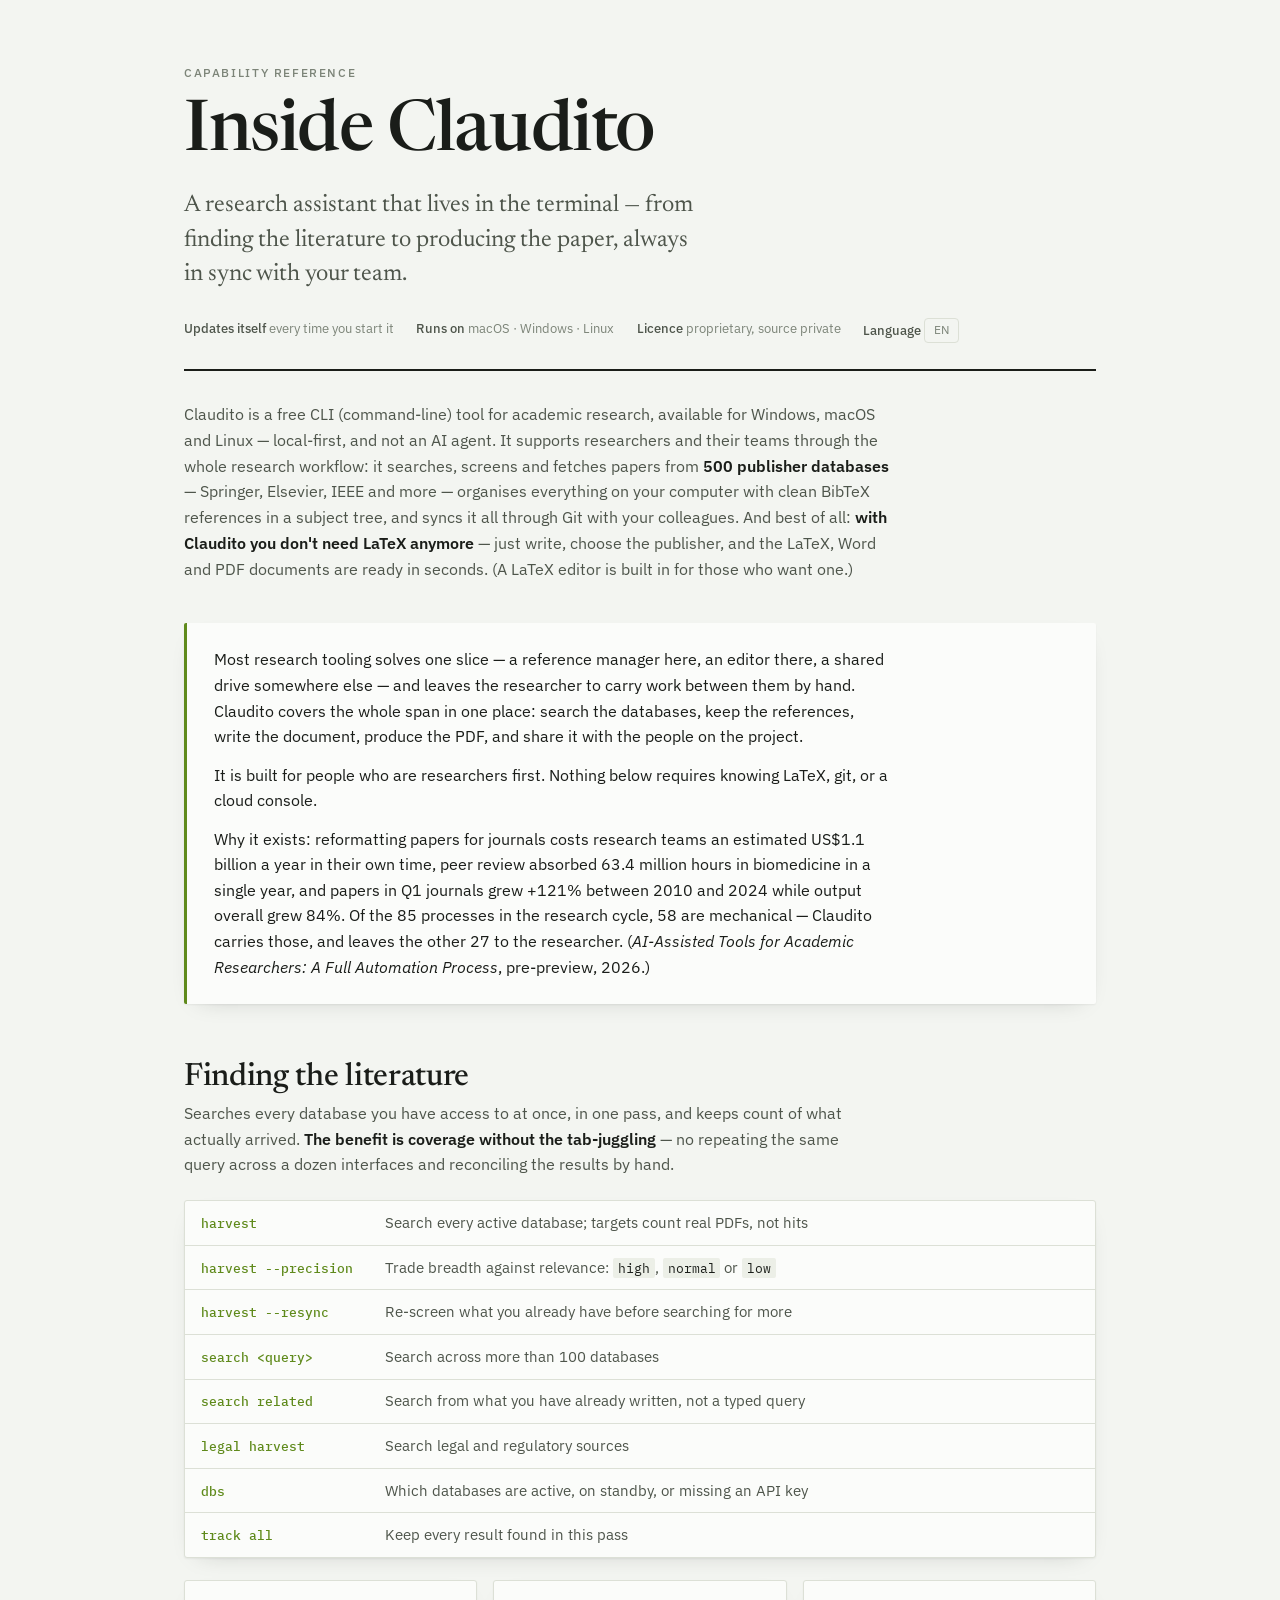
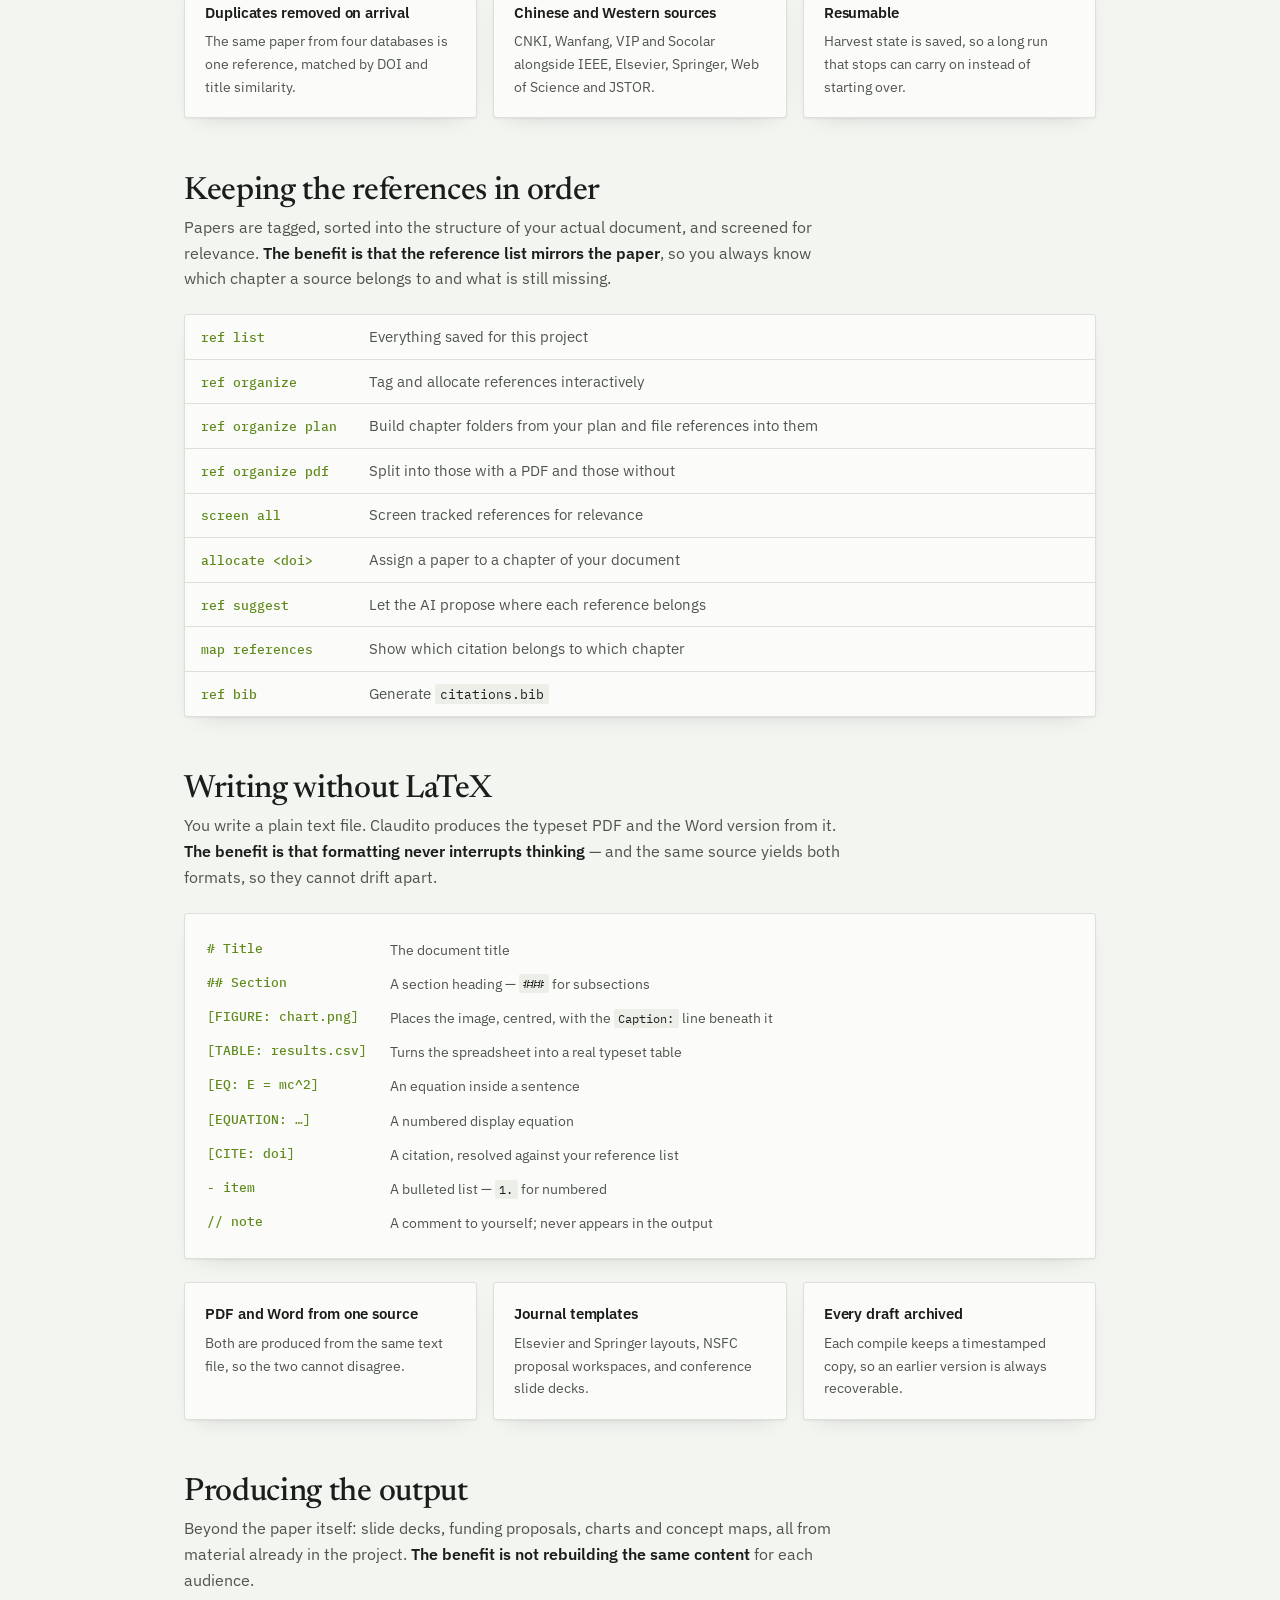
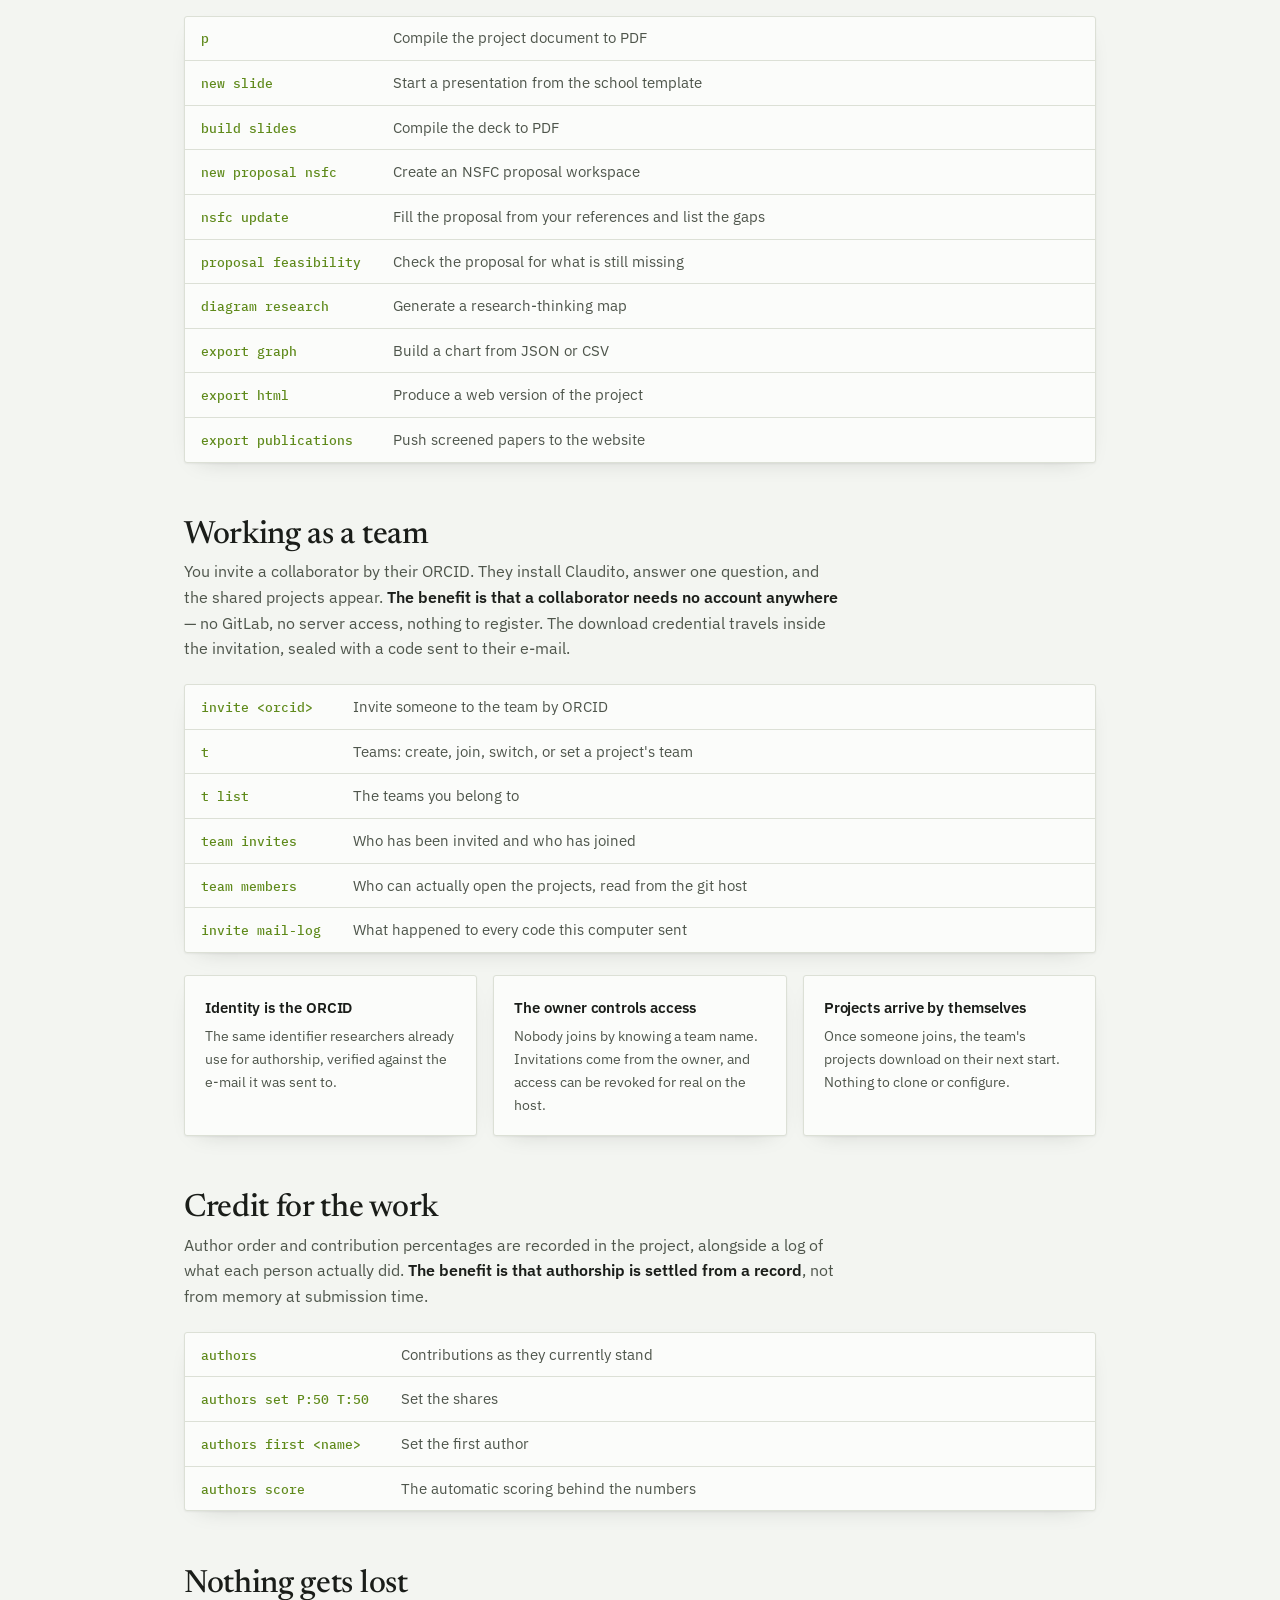
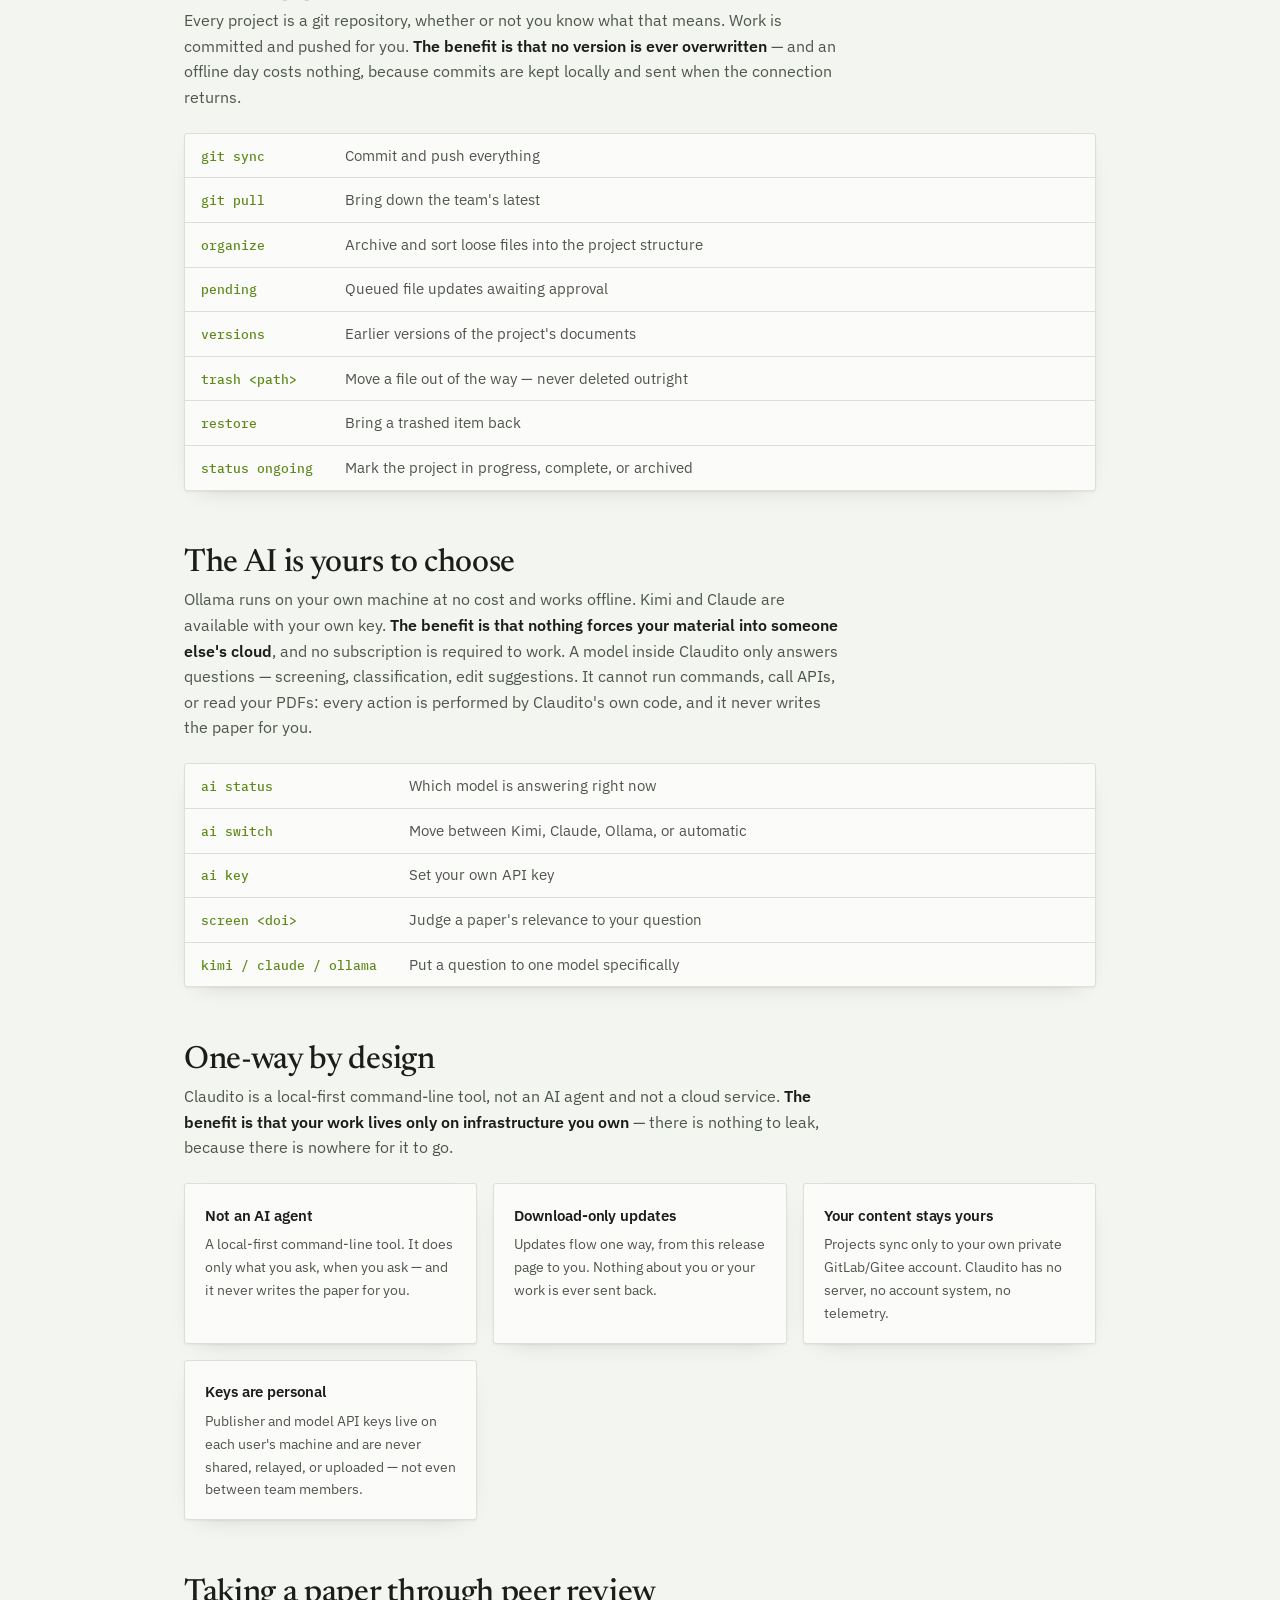
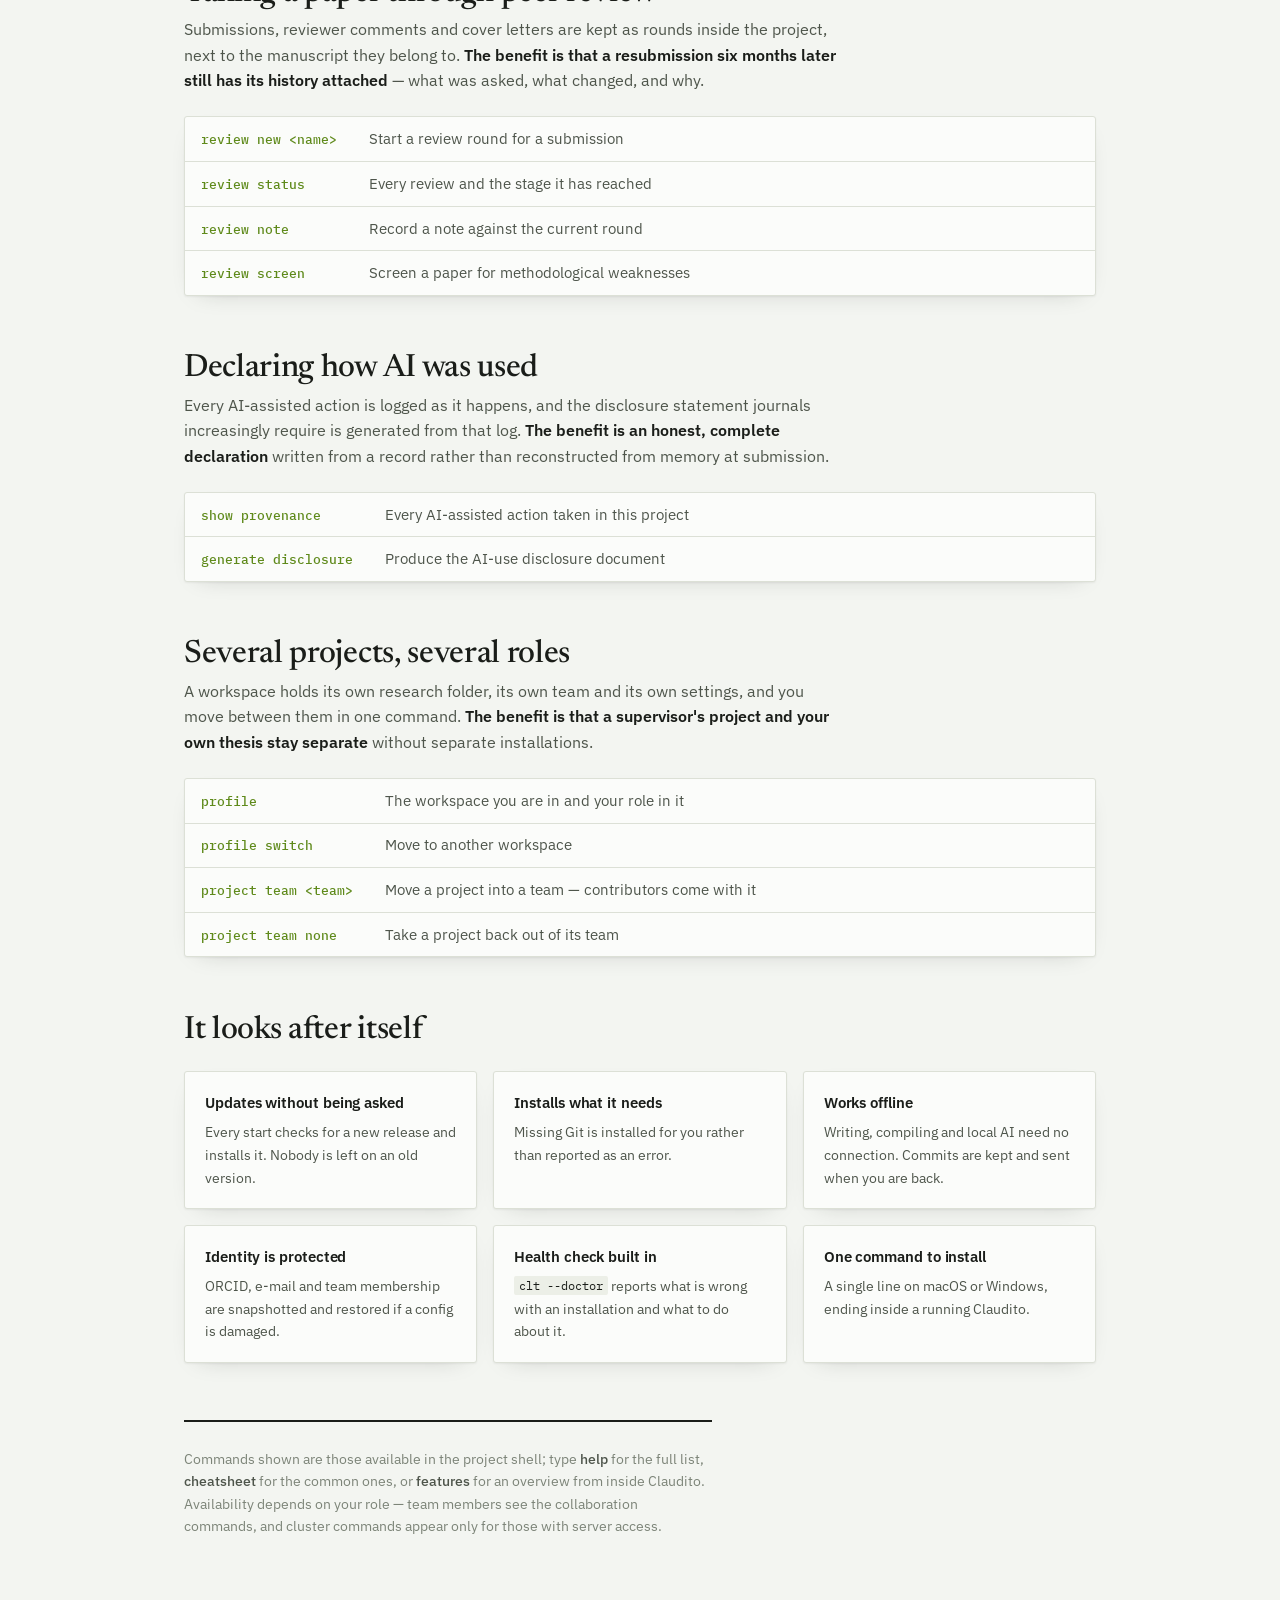
<file: index.html>
<!doctype html>
<html lang="en">
<head>
<meta charset="utf-8">
<meta name="viewport" content="width=device-width, initial-scale=1">
<meta name="description" content="What Claudito does and why it matters — from finding the literature to producing the paper, always in sync with your team.">
<title>Inside Claudito</title>
<link rel="preconnect" href="https://fonts.googleapis.com">
<link rel="preconnect" href="https://fonts.gstatic.com" crossorigin>
<link rel="stylesheet" href="https://fonts.googleapis.com/css2?family=Newsreader:ital,opsz,wght@0,6..72,400;0,6..72,500;0,6..72,600;1,6..72,400&family=IBM+Plex+Mono:wght@400;500&family=IBM+Plex+Sans:wght@400;500;600&display=swap">
<style>
  :root {
    --paper:      #F3F5F1;
    --surface:    #FBFCFA;
    --ink:        #1A1D19;
    --ink-soft:   #4E554B;
    --ink-faint:  #7C8478;
    --rule:       #DCE0D6;
    --accent:     #5F8A1B;
    --accent-dim: #EBF1DF;
    --code-bg:    #ECEFE7;
    --shadow:     0 1px 2px rgba(26,29,25,.05), 0 8px 24px -16px rgba(26,29,25,.28);
  }
  @media (prefers-color-scheme: dark) {
    :root:not([data-theme="light"]) {
      --paper:      #131612;
      --surface:    #1B1F19;
      --ink:        #E9EDE4;
      --ink-soft:   #AFB8A8;
      --ink-faint:  #7E8777;
      --rule:       #2C3228;
      --accent:     #A6CE39;
      --accent-dim: #232A19;
      --code-bg:    #202619;
      --shadow:     0 1px 2px rgba(0,0,0,.4), 0 8px 24px -16px rgba(0,0,0,.8);
    }
  }
  :root[data-theme="dark"] {
    --paper:      #131612;
    --surface:    #1B1F19;
    --ink:        #E9EDE4;
    --ink-soft:   #AFB8A8;
    --ink-faint:  #7E8777;
    --rule:       #2C3228;
    --accent:     #A6CE39;
    --accent-dim: #232A19;
    --code-bg:    #202619;
    --shadow:     0 1px 2px rgba(0,0,0,.4), 0 8px 24px -16px rgba(0,0,0,.8);
  }

  * { box-sizing: border-box; }

  body {
    margin: 0;
    background: var(--paper);
    color: var(--ink);
    font-family: "IBM Plex Sans", ui-sans-serif, system-ui, sans-serif;
    font-size: 16px;
    line-height: 1.6;
    -webkit-font-smoothing: antialiased;
  }

  .wrap {
    max-width: 62rem;
    margin: 0 auto;
    padding: clamp(2rem, 5vw, 4.5rem) clamp(1.1rem, 4vw, 2.5rem) 5rem;
  }

  /* ── masthead ─────────────────────────────────────────── */
  .masthead { border-bottom: 2px solid var(--ink); padding-bottom: 1.6rem; }

  .eyebrow {
    font-size: .72rem;
    letter-spacing: .14em;
    text-transform: uppercase;
    color: var(--ink-faint);
    font-weight: 500;
    margin: 0 0 1rem;
  }

  h1 {
    font-family: Newsreader, Georgia, serif;
    font-weight: 500;
    font-size: clamp(2.6rem, 7vw, 4.4rem);
    line-height: 1.02;
    letter-spacing: -.02em;
    margin: 0;
    text-wrap: balance;
  }

  .standfirst {
    font-family: Newsreader, Georgia, serif;
    font-size: clamp(1.15rem, 2.4vw, 1.5rem);
    line-height: 1.45;
    color: var(--ink-soft);
    max-width: 40ch;
    margin: 1.1rem 0 0;
  }

  .meta {
    display: flex;
    flex-wrap: wrap;
    gap: .5rem 1.4rem;
    margin-top: 1.6rem;
    font-size: .82rem;
    color: var(--ink-faint);
  }
  .meta b { color: var(--ink-soft); font-weight: 500; }
  .langbtn { background: none; border: 1px solid var(--rule); border-radius: 4px; color: var(--ink-faint); font: inherit; font-size: .78rem; padding: .1rem .55rem; cursor: pointer; }
  .langbtn:hover { color: var(--accent); border-color: var(--accent); }

  /* ── intro pitch ──────────────────────────────────────── */
  .intro {
    margin: 1.9rem 0 0;
    font-size: 1.01rem;
    color: var(--ink-soft);
    max-width: 72ch;
  }
  .intro b { color: var(--ink); font-weight: 600; }

  /* ── premise ──────────────────────────────────────────── */
  .premise {
    margin: 2.6rem 0 0;
    padding: 1.5rem 1.7rem;
    background: var(--surface);
    border-left: 3px solid var(--accent);
    border-radius: 2px;
    box-shadow: var(--shadow);
  }
  .premise p { margin: 0; max-width: 68ch; }
  .premise p + p { margin-top: .8rem; }

  /* ── sections ─────────────────────────────────────────── */
  section { margin-top: 3.4rem; }

  h2 {
    font-family: Newsreader, Georgia, serif;
    font-weight: 500;
    font-size: clamp(1.5rem, 3.2vw, 2rem);
    line-height: 1.15;
    letter-spacing: -.01em;
    margin: 0 0 .35rem;
    text-wrap: balance;
  }

  .why {
    color: var(--ink-soft);
    max-width: 66ch;
    margin: 0 0 1.4rem;
  }
  .why strong { color: var(--ink); font-weight: 600; }

  /* ── command tables ───────────────────────────────────── */
  .cmds {
    background: var(--surface);
    border: 1px solid var(--rule);
    border-radius: 3px;
    overflow-x: auto;
    box-shadow: var(--shadow);
  }
  table { border-collapse: collapse; width: 100%; min-width: 30rem; }
  td {
    padding: .62rem 1rem;
    border-bottom: 1px solid var(--rule);
    vertical-align: baseline;
  }
  tr:last-child td { border-bottom: none; }
  td.cmd {
    font-family: "IBM Plex Mono", ui-monospace, monospace;
    font-size: .82rem;
    color: var(--accent);
    white-space: nowrap;
    width: 1%;
    font-weight: 500;
  }
  td.does { color: var(--ink-soft); font-size: .93rem; }

  /* ── highlight cards ──────────────────────────────────── */
  .grid {
    display: grid;
    grid-template-columns: repeat(auto-fit, minmax(15rem, 1fr));
    gap: 1rem;
    margin-top: 1.4rem;
  }
  .card {
    background: var(--surface);
    border: 1px solid var(--rule);
    border-radius: 3px;
    padding: 1.15rem 1.25rem;
    box-shadow: var(--shadow);
  }
  .card h3 {
    font-size: .95rem;
    font-weight: 600;
    margin: 0 0 .4rem;
    letter-spacing: -.005em;
  }
  .card p { margin: 0; font-size: .89rem; color: var(--ink-soft); }

  code {
    font-family: "IBM Plex Mono", ui-monospace, monospace;
    font-size: .86em;
    background: var(--code-bg);
    padding: .12em .38em;
    border-radius: 2px;
    color: var(--ink);
  }

  /* ── the syntax sheet ─────────────────────────────────── */
  .syntax {
    display: grid;
    grid-template-columns: auto 1fr;
    gap: .1rem 1.4rem;
    background: var(--surface);
    border: 1px solid var(--rule);
    border-radius: 3px;
    padding: 1.2rem 1.4rem;
    overflow-x: auto;
    box-shadow: var(--shadow);
  }
  .syntax dt {
    font-family: "IBM Plex Mono", ui-monospace, monospace;
    font-size: .82rem;
    color: var(--accent);
    white-space: nowrap;
    padding: .3rem 0;
    font-weight: 500;
  }
  .syntax dd {
    margin: 0;
    padding: .3rem 0;
    font-size: .9rem;
    color: var(--ink-soft);
  }

  /* ── closing ──────────────────────────────────────────── */
  .close {
    margin-top: 3.6rem;
    padding-top: 1.6rem;
    border-top: 2px solid var(--ink);
    font-size: .88rem;
    color: var(--ink-faint);
    max-width: 66ch;
  }
  .close b { color: var(--ink-soft); font-weight: 500; }

  a { color: var(--accent); text-decoration-thickness: 1px; text-underline-offset: 2px; }
  a:focus-visible, :focus-visible { outline: 2px solid var(--accent); outline-offset: 2px; }
</style>
</head>
<body>
<div class="wrap">

  <header class="masthead">
    <p class="eyebrow">Capability reference</p>
    <h1>Inside Claudito</h1>
    <p class="standfirst">A research assistant that lives in the terminal — from finding the literature to producing the paper, always in sync with your team.</p>
    <div class="meta">
      <span><b>Updates itself</b> every time you start it</span>
      <span><b>Runs on</b> macOS · Windows · Linux</span>
      <span><b>Licence</b> proprietary, source private</span>
      <span><b>Language</b> <button class="langbtn" type="button" onclick="var f=location.pathname.split('/').pop()||'index.html',b=f.replace(/-(zh|pt)(?=\.html$)/,'');location.href=f===b?b.replace('.html','-zh.html'):f.indexOf('-zh')>0?b.replace('.html','-pt.html'):b">EN</button></span>
    </div>
  </header>

  <p class="intro">Claudito is a free CLI (command-line) tool for academic research, available for Windows, macOS and Linux — local-first, and not an AI agent. It supports researchers and their teams through the whole research workflow: it searches, screens and fetches papers from <b>500 publisher databases</b> — Springer, Elsevier, IEEE and more — organises everything on your computer with clean BibTeX references in a subject tree, and syncs it all through Git with your colleagues. And best of all: <b>with Claudito you don't need LaTeX anymore</b> — just write, choose the publisher, and the LaTeX, Word and PDF documents are ready in seconds. (A LaTeX editor is built in for those who want one.)</p>

  <div class="premise">
    <p>Most research tooling solves one slice — a reference manager here, an editor there, a shared drive somewhere else — and leaves the researcher to carry work between them by hand. Claudito covers the whole span in one place: search the databases, keep the references, write the document, produce the PDF, and share it with the people on the project.</p>
    <p>It is built for people who are researchers first. Nothing below requires knowing LaTeX, git, or a cloud console.</p>
    <p>Why it exists: reformatting papers for journals costs research teams an estimated US$1.1 billion a year in their own time, peer review absorbed 63.4 million hours in biomedicine in a single year, and papers in Q1 journals grew +121% between 2010 and 2024 while output overall grew 84%. Of the 85 processes in the research cycle, 58 are mechanical — Claudito carries those, and leaves the other 27 to the researcher. (<em>AI-Assisted Tools for Academic Researchers: A Full Automation Process</em>, pre-preview, 2026.)</p>
  </div>

  <section>
    <h2>Finding the literature</h2>
    <p class="why">Searches every database you have access to at once, in one pass, and keeps count of what actually arrived. <strong>The benefit is coverage without the tab-juggling</strong> — no repeating the same query across a dozen interfaces and reconciling the results by hand.</p>
    <div class="cmds">
      <table>
        <tr><td class="cmd">harvest</td><td class="does">Search every active database; targets count real PDFs, not hits</td></tr>
        <tr><td class="cmd">harvest --precision</td><td class="does">Trade breadth against relevance: <code>high</code>, <code>normal</code> or <code>low</code></td></tr>
        <tr><td class="cmd">harvest --resync</td><td class="does">Re-screen what you already have before searching for more</td></tr>
        <tr><td class="cmd">search &lt;query&gt;</td><td class="does">Search across more than 100 databases</td></tr>
        <tr><td class="cmd">search related</td><td class="does">Search from what you have already written, not a typed query</td></tr>
        <tr><td class="cmd">legal harvest</td><td class="does">Search legal and regulatory sources</td></tr>
        <tr><td class="cmd">dbs</td><td class="does">Which databases are active, on standby, or missing an API key</td></tr>
        <tr><td class="cmd">track all</td><td class="does">Keep every result found in this pass</td></tr>
      </table>
    </div>
    <div class="grid">
      <div class="card"><h3>Duplicates removed on arrival</h3><p>The same paper from four databases is one reference, matched by DOI and title similarity.</p></div>
      <div class="card"><h3>Chinese and Western sources</h3><p>CNKI, Wanfang, VIP and Socolar alongside IEEE, Elsevier, Springer, Web of Science and JSTOR.</p></div>
      <div class="card"><h3>Resumable</h3><p>Harvest state is saved, so a long run that stops can carry on instead of starting over.</p></div>
    </div>
  </section>

  <section>
    <h2>Keeping the references in order</h2>
    <p class="why">Papers are tagged, sorted into the structure of your actual document, and screened for relevance. <strong>The benefit is that the reference list mirrors the paper</strong>, so you always know which chapter a source belongs to and what is still missing.</p>
    <div class="cmds">
      <table>
        <tr><td class="cmd">ref list</td><td class="does">Everything saved for this project</td></tr>
        <tr><td class="cmd">ref organize</td><td class="does">Tag and allocate references interactively</td></tr>
        <tr><td class="cmd">ref organize plan</td><td class="does">Build chapter folders from your plan and file references into them</td></tr>
        <tr><td class="cmd">ref organize pdf</td><td class="does">Split into those with a PDF and those without</td></tr>
        <tr><td class="cmd">screen all</td><td class="does">Screen tracked references for relevance</td></tr>
        <tr><td class="cmd">allocate &lt;doi&gt;</td><td class="does">Assign a paper to a chapter of your document</td></tr>
        <tr><td class="cmd">ref suggest</td><td class="does">Let the AI propose where each reference belongs</td></tr>
        <tr><td class="cmd">map references</td><td class="does">Show which citation belongs to which chapter</td></tr>
        <tr><td class="cmd">ref bib</td><td class="does">Generate <code>citations.bib</code></td></tr>
      </table>
    </div>
  </section>

  <section>
    <h2>Writing without LaTeX</h2>
    <p class="why">You write a plain text file. Claudito produces the typeset PDF and the Word version from it. <strong>The benefit is that formatting never interrupts thinking</strong> — and the same source yields both formats, so they cannot drift apart.</p>
    <dl class="syntax">
      <dt># Title</dt><dd>The document title</dd>
      <dt>## Section</dt><dd>A section heading — <code>###</code> for subsections</dd>
      <dt>[FIGURE: chart.png]</dt><dd>Places the image, centred, with the <code>Caption:</code> line beneath it</dd>
      <dt>[TABLE: results.csv]</dt><dd>Turns the spreadsheet into a real typeset table</dd>
      <dt>[EQ: E = mc^2]</dt><dd>An equation inside a sentence</dd>
      <dt>[EQUATION: …]</dt><dd>A numbered display equation</dd>
      <dt>[CITE: doi]</dt><dd>A citation, resolved against your reference list</dd>
      <dt>- item</dt><dd>A bulleted list — <code>1.</code> for numbered</dd>
      <dt>// note</dt><dd>A comment to yourself; never appears in the output</dd>
    </dl>
    <div class="grid">
      <div class="card"><h3>PDF and Word from one source</h3><p>Both are produced from the same text file, so the two cannot disagree.</p></div>
      <div class="card"><h3>Journal templates</h3><p>Elsevier and Springer layouts, NSFC proposal workspaces, and conference slide decks.</p></div>
      <div class="card"><h3>Every draft archived</h3><p>Each compile keeps a timestamped copy, so an earlier version is always recoverable.</p></div>
    </div>
  </section>

  <section>
    <h2>Producing the output</h2>
    <p class="why">Beyond the paper itself: slide decks, funding proposals, charts and concept maps, all from material already in the project. <strong>The benefit is not rebuilding the same content</strong> for each audience.</p>
    <div class="cmds">
      <table>
        <tr><td class="cmd">p</td><td class="does">Compile the project document to PDF</td></tr>
        <tr><td class="cmd">new slide</td><td class="does">Start a presentation from the school template</td></tr>
        <tr><td class="cmd">build slides</td><td class="does">Compile the deck to PDF</td></tr>
        <tr><td class="cmd">new proposal nsfc</td><td class="does">Create an NSFC proposal workspace</td></tr>
        <tr><td class="cmd">nsfc update</td><td class="does">Fill the proposal from your references and list the gaps</td></tr>
        <tr><td class="cmd">proposal feasibility</td><td class="does">Check the proposal for what is still missing</td></tr>
        <tr><td class="cmd">diagram research</td><td class="does">Generate a research-thinking map</td></tr>
        <tr><td class="cmd">export graph</td><td class="does">Build a chart from JSON or CSV</td></tr>
        <tr><td class="cmd">export html</td><td class="does">Produce a web version of the project</td></tr>
        <tr><td class="cmd">export publications</td><td class="does">Push screened papers to the website</td></tr>
      </table>
    </div>
  </section>

  <section>
    <h2>Working as a team</h2>
    <p class="why">You invite a collaborator by their ORCID. They install Claudito, answer one question, and the shared projects appear. <strong>The benefit is that a collaborator needs no account anywhere</strong> — no GitLab, no server access, nothing to register. The download credential travels inside the invitation, sealed with a code sent to their e-mail.</p>
    <div class="cmds">
      <table>
        <tr><td class="cmd">invite &lt;orcid&gt;</td><td class="does">Invite someone to the team by ORCID</td></tr>
        <tr><td class="cmd">t</td><td class="does">Teams: create, join, switch, or set a project's team</td></tr>
        <tr><td class="cmd">t list</td><td class="does">The teams you belong to</td></tr>
        <tr><td class="cmd">team invites</td><td class="does">Who has been invited and who has joined</td></tr>
        <tr><td class="cmd">team members</td><td class="does">Who can actually open the projects, read from the git host</td></tr>
        <tr><td class="cmd">invite mail-log</td><td class="does">What happened to every code this computer sent</td></tr>
      </table>
    </div>
    <div class="grid">
      <div class="card"><h3>Identity is the ORCID</h3><p>The same identifier researchers already use for authorship, verified against the e-mail it was sent to.</p></div>
      <div class="card"><h3>The owner controls access</h3><p>Nobody joins by knowing a team name. Invitations come from the owner, and access can be revoked for real on the host.</p></div>
      <div class="card"><h3>Projects arrive by themselves</h3><p>Once someone joins, the team's projects download on their next start. Nothing to clone or configure.</p></div>
    </div>
  </section>

  <section>
    <h2>Credit for the work</h2>
    <p class="why">Author order and contribution percentages are recorded in the project, alongside a log of what each person actually did. <strong>The benefit is that authorship is settled from a record</strong>, not from memory at submission time.</p>
    <div class="cmds">
      <table>
        <tr><td class="cmd">authors</td><td class="does">Contributions as they currently stand</td></tr>
        <tr><td class="cmd">authors set P:50 T:50</td><td class="does">Set the shares</td></tr>
        <tr><td class="cmd">authors first &lt;name&gt;</td><td class="does">Set the first author</td></tr>
        <tr><td class="cmd">authors score</td><td class="does">The automatic scoring behind the numbers</td></tr>
      </table>
    </div>
  </section>

  <section>
    <h2>Nothing gets lost</h2>
    <p class="why">Every project is a git repository, whether or not you know what that means. Work is committed and pushed for you. <strong>The benefit is that no version is ever overwritten</strong> — and an offline day costs nothing, because commits are kept locally and sent when the connection returns.</p>
    <div class="cmds">
      <table>
        <tr><td class="cmd">git sync</td><td class="does">Commit and push everything</td></tr>
        <tr><td class="cmd">git pull</td><td class="does">Bring down the team's latest</td></tr>
        <tr><td class="cmd">organize</td><td class="does">Archive and sort loose files into the project structure</td></tr>
        <tr><td class="cmd">pending</td><td class="does">Queued file updates awaiting approval</td></tr>
        <tr><td class="cmd">versions</td><td class="does">Earlier versions of the project's documents</td></tr>
        <tr><td class="cmd">trash &lt;path&gt;</td><td class="does">Move a file out of the way — never deleted outright</td></tr>
        <tr><td class="cmd">restore</td><td class="does">Bring a trashed item back</td></tr>
        <tr><td class="cmd">status ongoing</td><td class="does">Mark the project in progress, complete, or archived</td></tr>
      </table>
    </div>
  </section>

  <section>
    <h2>The AI is yours to choose</h2>
    <p class="why">Ollama runs on your own machine at no cost and works offline. Kimi and Claude are available with your own key. <strong>The benefit is that nothing forces your material into someone else's cloud</strong>, and no subscription is required to work. A model inside Claudito only answers questions — screening, classification, edit suggestions. It cannot run commands, call APIs, or read your PDFs: every action is performed by Claudito's own code, and it never writes the paper for you.</p>
    <div class="cmds">
      <table>
        <tr><td class="cmd">ai status</td><td class="does">Which model is answering right now</td></tr>
        <tr><td class="cmd">ai switch</td><td class="does">Move between Kimi, Claude, Ollama, or automatic</td></tr>
        <tr><td class="cmd">ai key</td><td class="does">Set your own API key</td></tr>
        <tr><td class="cmd">screen &lt;doi&gt;</td><td class="does">Judge a paper's relevance to your question</td></tr>
        <tr><td class="cmd">kimi / claude / ollama</td><td class="does">Put a question to one model specifically</td></tr>
      </table>
    </div>
  </section>

  <section>
    <h2>One-way by design</h2>
    <p class="why">Claudito is a local-first command-line tool, not an AI agent and not a cloud service. <strong>The benefit is that your work lives only on infrastructure you own</strong> — there is nothing to leak, because there is nowhere for it to go.</p>
    <div class="grid">
      <div class="card"><h3>Not an AI agent</h3><p>A local-first command-line tool. It does only what you ask, when you ask — and it never writes the paper for you.</p></div>
      <div class="card"><h3>Download-only updates</h3><p>Updates flow one way, from this release page to you. Nothing about you or your work is ever sent back.</p></div>
      <div class="card"><h3>Your content stays yours</h3><p>Projects sync only to your own private GitLab/Gitee account. Claudito has no server, no account system, no telemetry.</p></div>
      <div class="card"><h3>Keys are personal</h3><p>Publisher and model API keys live on each user's machine and are never shared, relayed, or uploaded — not even between team members.</p></div>
    </div>
  </section>

  <section>
    <h2>Taking a paper through peer review</h2>
    <p class="why">Submissions, reviewer comments and cover letters are kept as rounds inside the project, next to the manuscript they belong to. <strong>The benefit is that a resubmission six months later still has its history attached</strong> — what was asked, what changed, and why.</p>
    <div class="cmds">
      <table>
        <tr><td class="cmd">review new &lt;name&gt;</td><td class="does">Start a review round for a submission</td></tr>
        <tr><td class="cmd">review status</td><td class="does">Every review and the stage it has reached</td></tr>
        <tr><td class="cmd">review note</td><td class="does">Record a note against the current round</td></tr>
        <tr><td class="cmd">review screen</td><td class="does">Screen a paper for methodological weaknesses</td></tr>
      </table>
    </div>
  </section>

  <section>
    <h2>Declaring how AI was used</h2>
    <p class="why">Every AI-assisted action is logged as it happens, and the disclosure statement journals increasingly require is generated from that log. <strong>The benefit is an honest, complete declaration</strong> written from a record rather than reconstructed from memory at submission.</p>
    <div class="cmds">
      <table>
        <tr><td class="cmd">show provenance</td><td class="does">Every AI-assisted action taken in this project</td></tr>
        <tr><td class="cmd">generate disclosure</td><td class="does">Produce the AI-use disclosure document</td></tr>
      </table>
    </div>
  </section>

  <section>
    <h2>Several projects, several roles</h2>
    <p class="why">A workspace holds its own research folder, its own team and its own settings, and you move between them in one command. <strong>The benefit is that a supervisor's project and your own thesis stay separate</strong> without separate installations.</p>
    <div class="cmds">
      <table>
        <tr><td class="cmd">profile</td><td class="does">The workspace you are in and your role in it</td></tr>
        <tr><td class="cmd">profile switch</td><td class="does">Move to another workspace</td></tr>
        <tr><td class="cmd">project team &lt;team&gt;</td><td class="does">Move a project into a team — contributors come with it</td></tr>
        <tr><td class="cmd">project team none</td><td class="does">Take a project back out of its team</td></tr>
      </table>
    </div>
  </section>

  <section>
    <h2>It looks after itself</h2>
    <div class="grid">
      <div class="card"><h3>Updates without being asked</h3><p>Every start checks for a new release and installs it. Nobody is left on an old version.</p></div>
      <div class="card"><h3>Installs what it needs</h3><p>Missing Git is installed for you rather than reported as an error.</p></div>
      <div class="card"><h3>Works offline</h3><p>Writing, compiling and local AI need no connection. Commits are kept and sent when you are back.</p></div>
      <div class="card"><h3>Identity is protected</h3><p>ORCID, e-mail and team membership are snapshotted and restored if a config is damaged.</p></div>
      <div class="card"><h3>Health check built in</h3><p><code>clt --doctor</code> reports what is wrong with an installation and what to do about it.</p></div>
      <div class="card"><h3>One command to install</h3><p>A single line on macOS or Windows, ending inside a running Claudito.</p></div>
    </div>
  </section>

  <p class="close">Commands shown are those available in the project shell; type <b>help</b> for the full list, <b>cheatsheet</b> for the common ones, or <b>features</b> for an overview from inside Claudito. Availability depends on your role — team members see the collaboration commands, and cluster commands appear only for those with server access.</p>

</div>
</body>
</html>
</file>
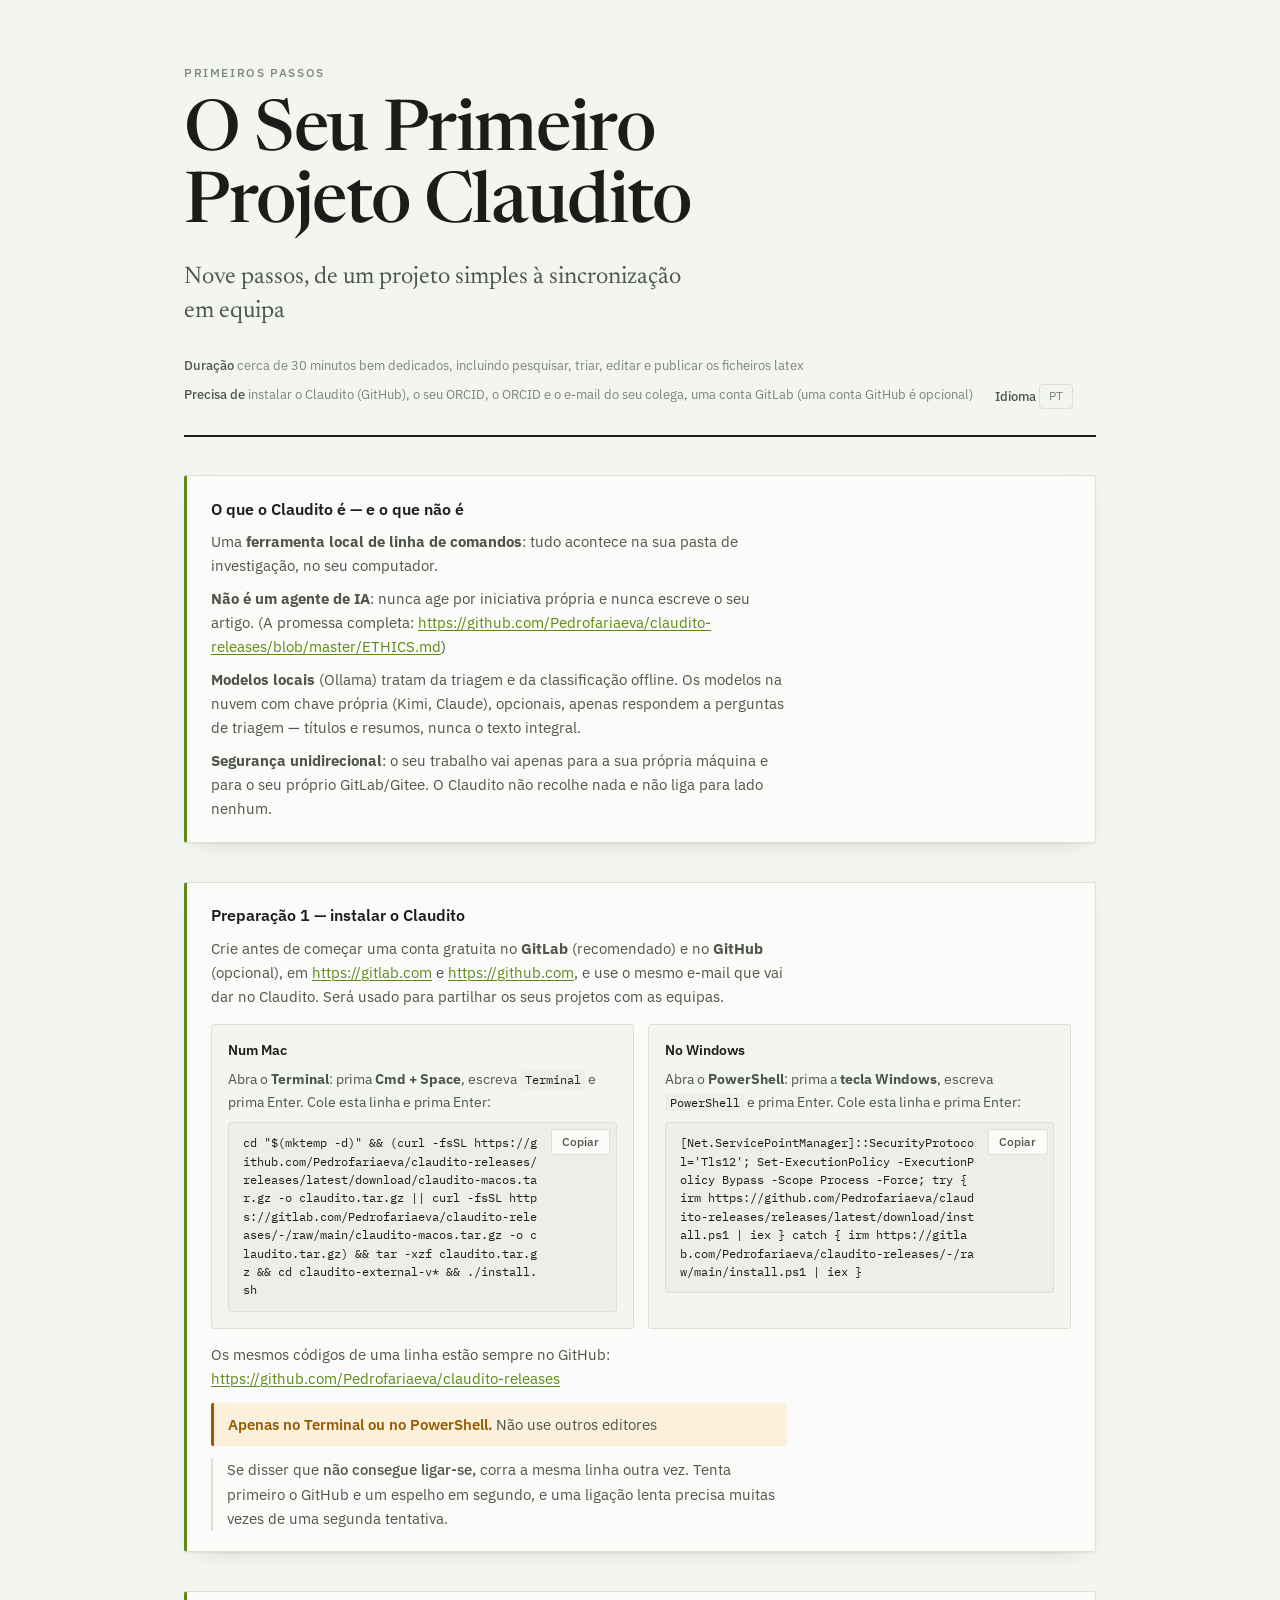
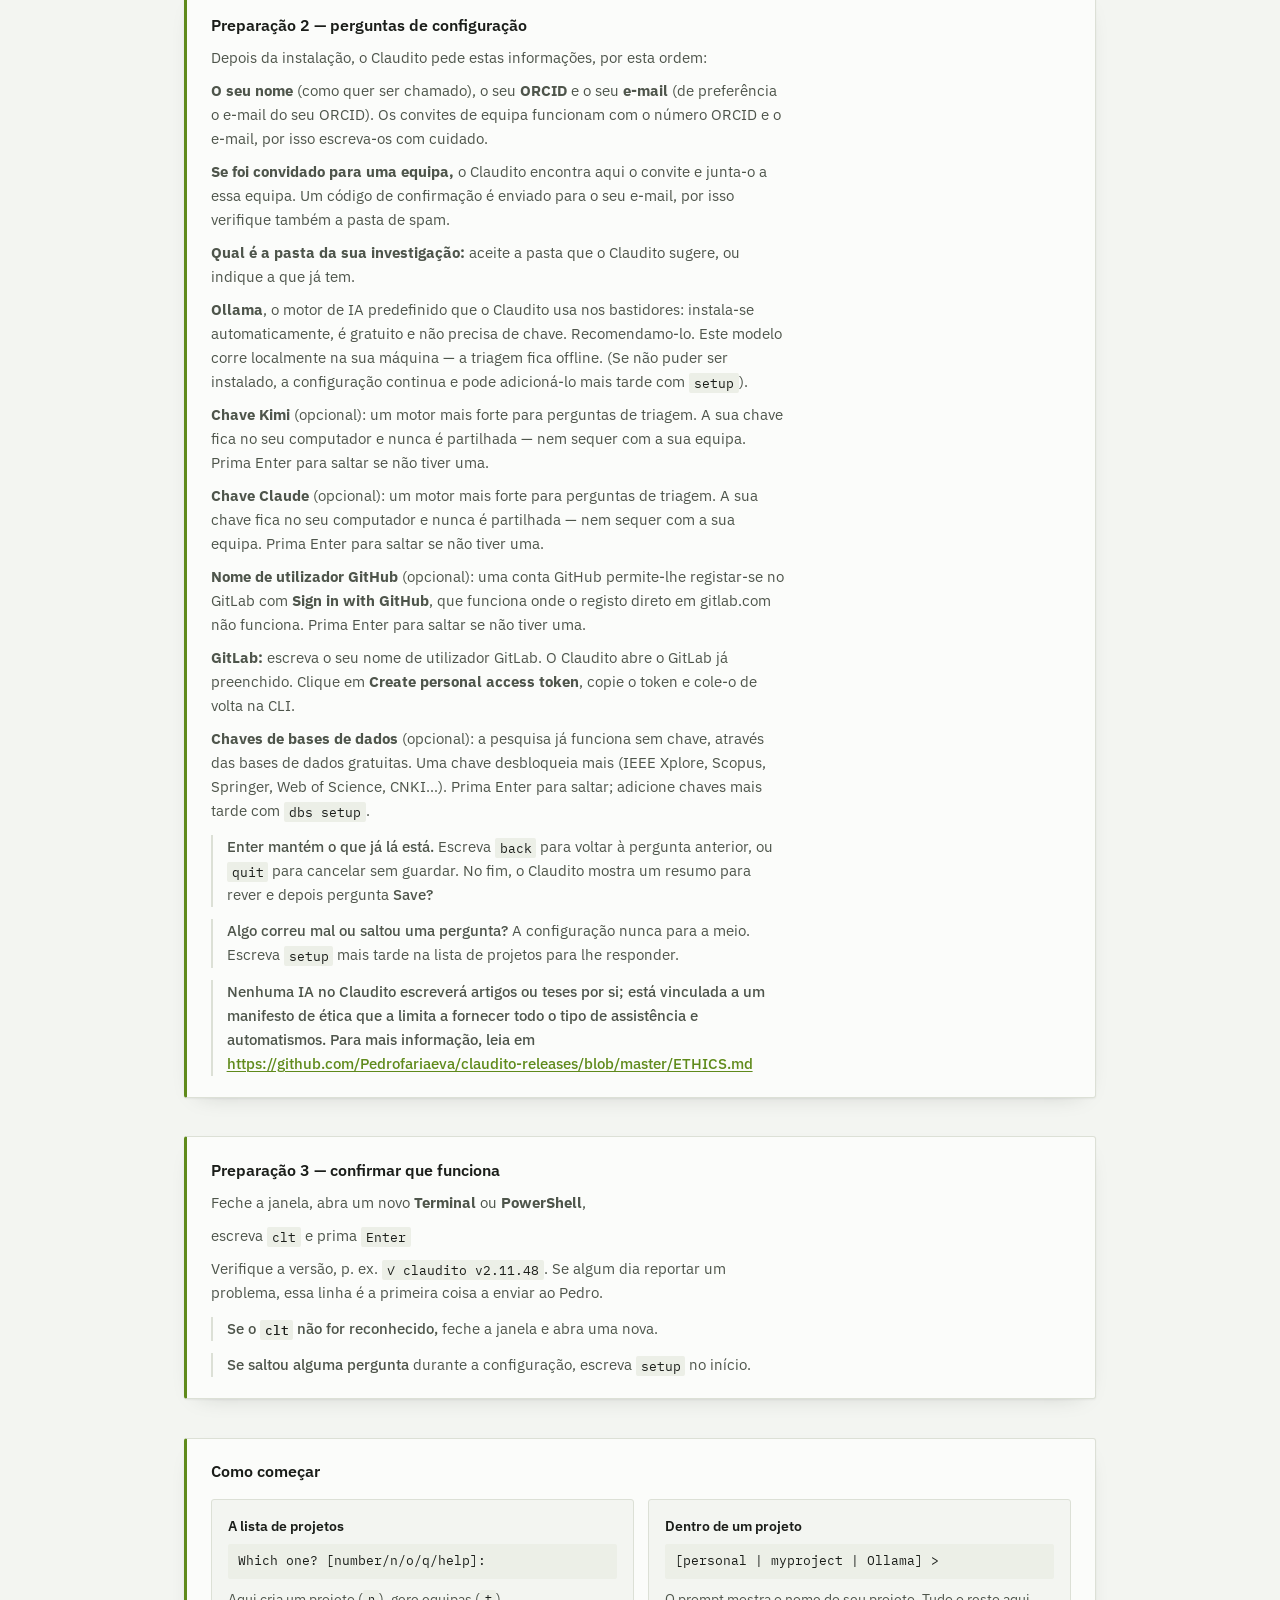
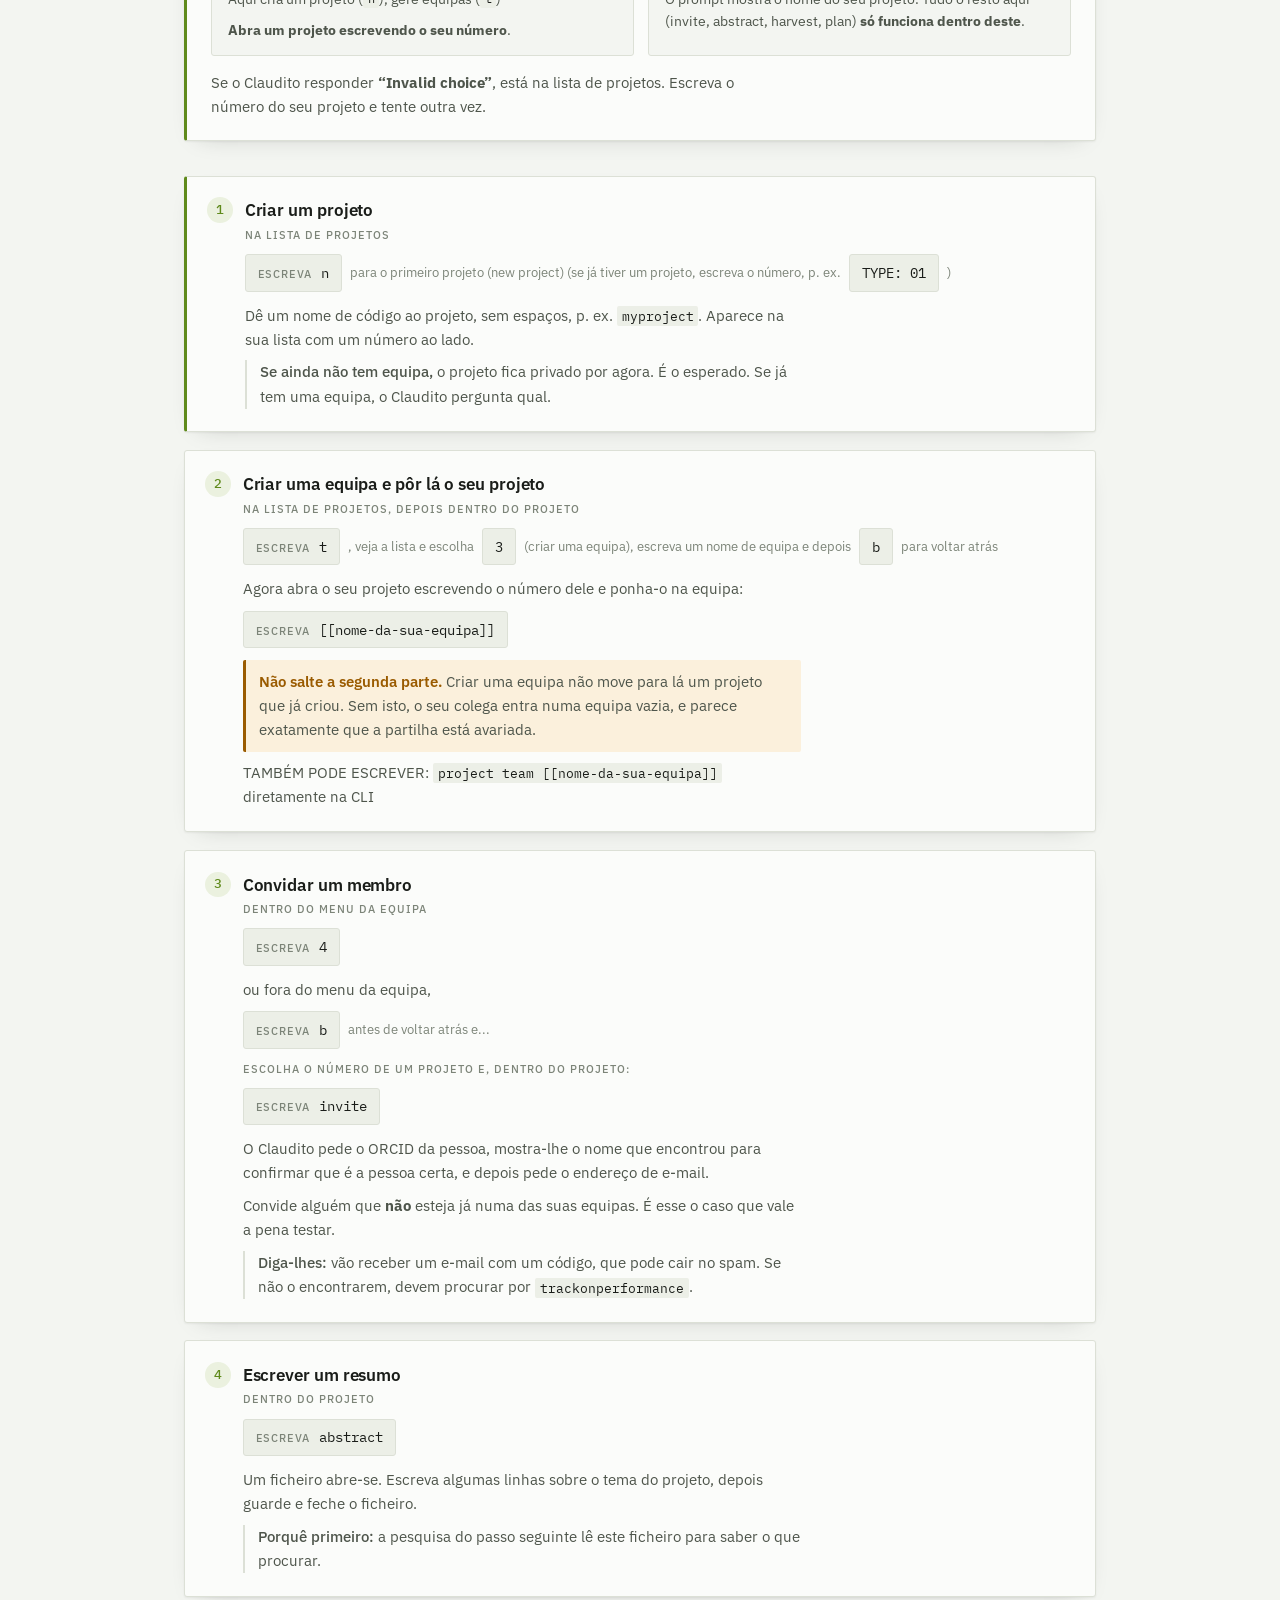
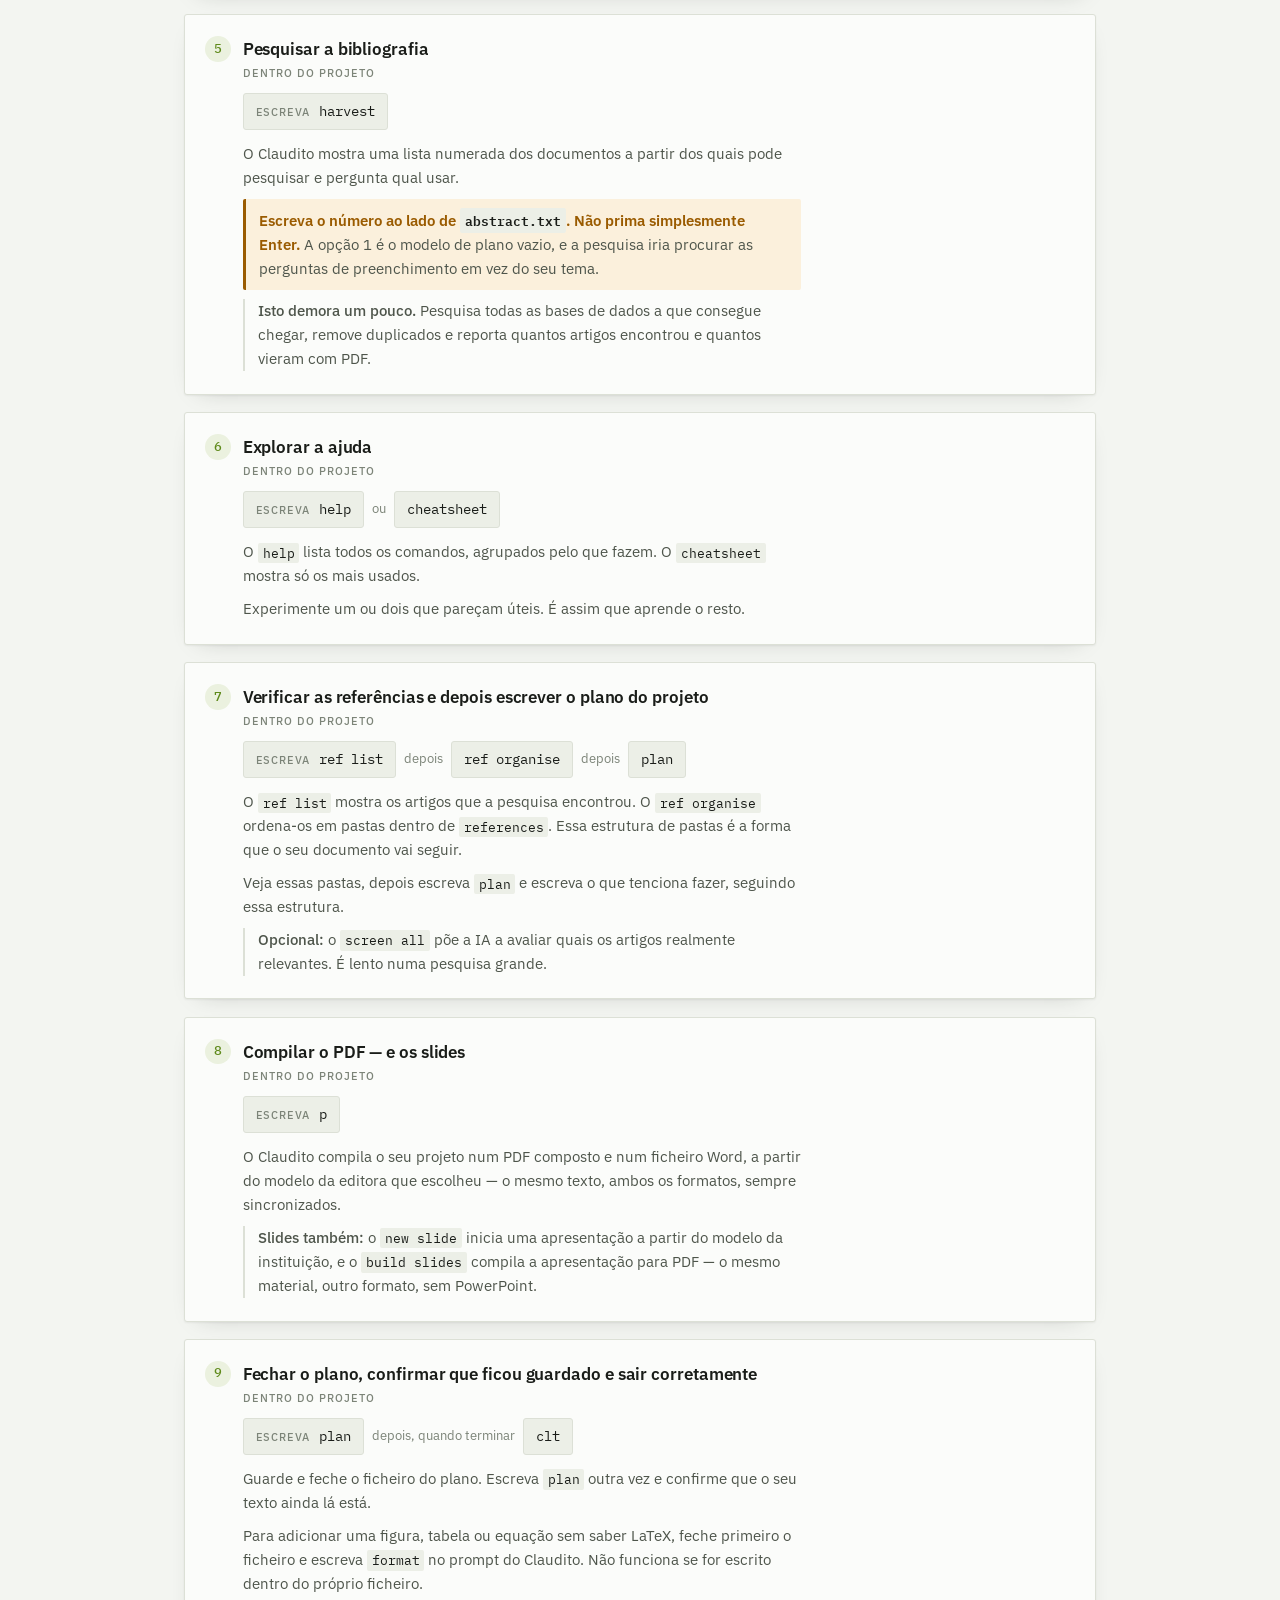
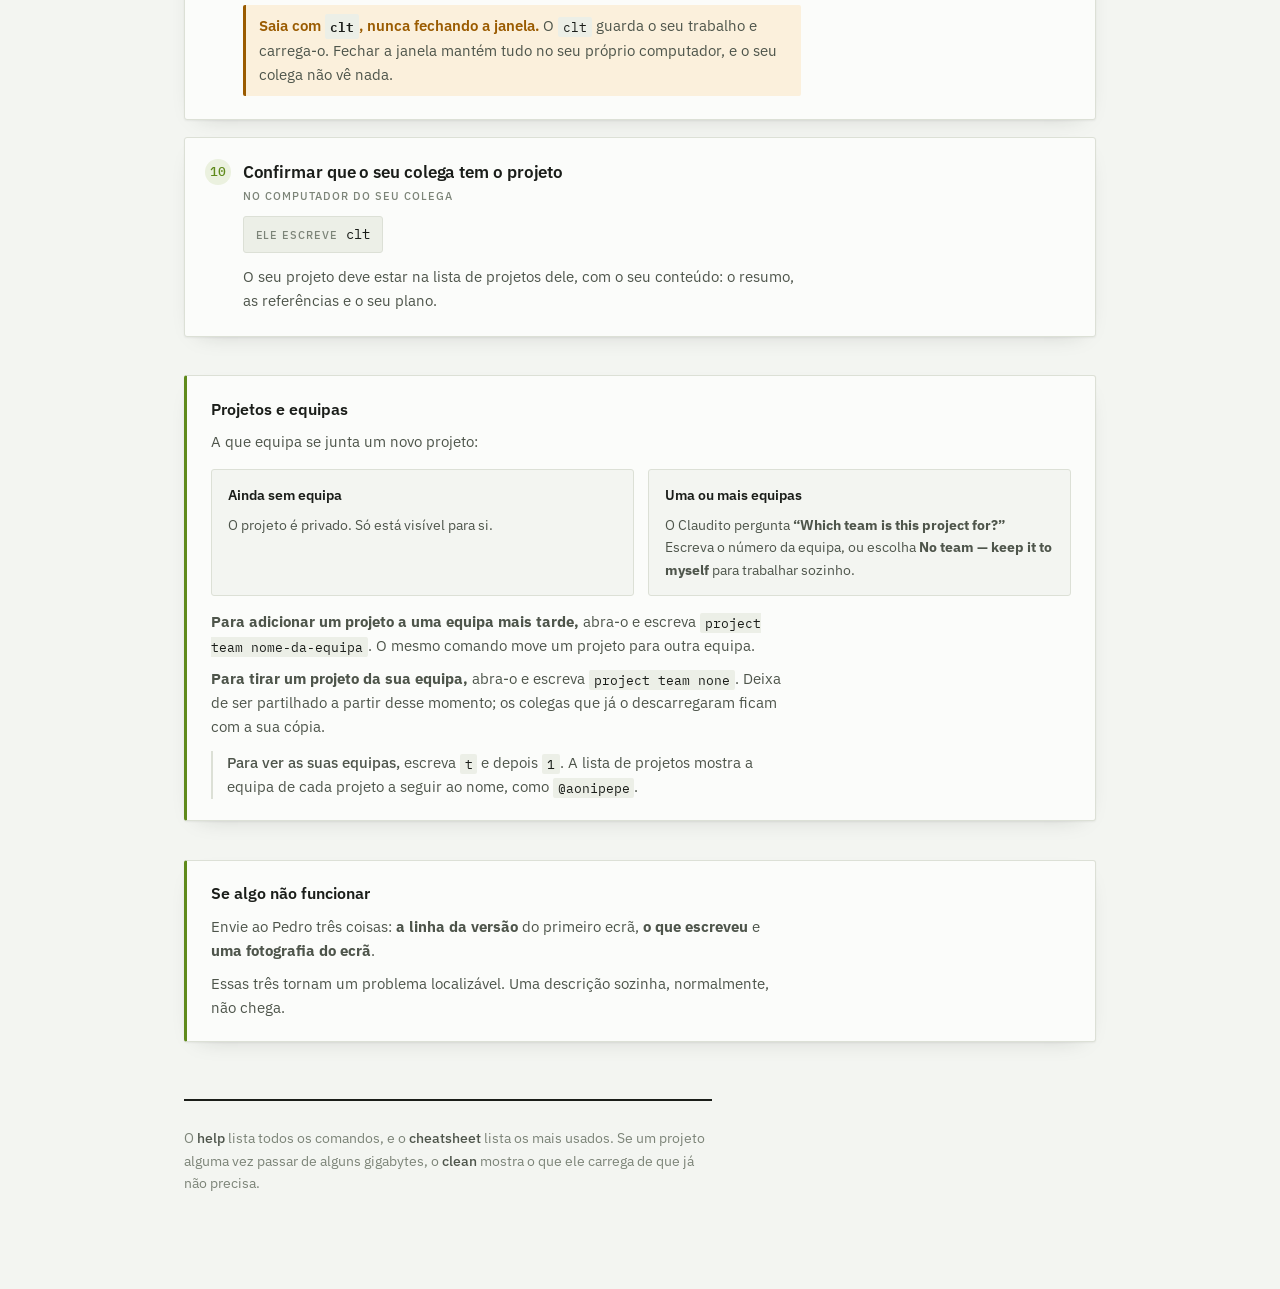
<file: getting-started-pt.html>
<!doctype html>
<html lang="pt">
<head>
<meta charset="utf-8">
<meta name="viewport" content="width=device-width, initial-scale=1">
<meta name="description" content="Nove passos, de um projeto simples à sincronização em equipa">
<title>O Seu Primeiro Projeto Claudito</title>

<link rel="preconnect" href="https://fonts.googleapis.com">
<link rel="preconnect" href="https://fonts.gstatic.com" crossorigin>
<link rel="stylesheet" href="https://fonts.googleapis.com/css2?family=Newsreader:ital,opsz,wght@0,6..72,400;0,6..72,500;0,6..72,600;1,6..72,400&family=IBM+Plex+Mono:wght@400;500&family=IBM+Plex+Sans:wght@400;500;600&display=swap">
<style>
  :root {
    --paper:      #F3F5F1;
    --surface:    #FBFCFA;
    --ink:        #1A1D19;
    --ink-soft:   #4E554B;
    --ink-faint:  #7C8478;
    --rule:       #DCE0D6;
    --accent:     #5F8A1B;
    --accent-dim: #EBF1DF;
    --code-bg:    #ECEFE7;
    --warn:       #9A5B00;
    --warn-dim:   #FBF0DC;
    --shadow:     0 1px 2px rgba(26,29,25,.05), 0 8px 24px -16px rgba(26,29,25,.28);
  }
  @media (prefers-color-scheme: dark) {
    :root:not([data-theme="light"]) {
      --paper:      #131612;
      --surface:    #1B1F19;
      --ink:        #E9EDE4;
      --ink-soft:   #AFB8A8;
      --ink-faint:  #7E8777;
      --rule:       #2C3228;
      --accent:     #A6CE39;
      --accent-dim: #232A19;
      --code-bg:    #202619;
      --warn:       #F0B45A;
      --warn-dim:   #2E2413;
      --shadow:     0 1px 2px rgba(0,0,0,.4), 0 8px 24px -16px rgba(0,0,0,.8);
    }
  }
  :root[data-theme="dark"] {
    --paper:      #131612;
    --surface:    #1B1F19;
    --ink:        #E9EDE4;
    --ink-soft:   #AFB8A8;
    --ink-faint:  #7E8777;
    --rule:       #2C3228;
    --accent:     #A6CE39;
    --accent-dim: #232A19;
    --code-bg:    #202619;
    --warn:       #F0B45A;
    --warn-dim:   #2E2413;
    --shadow:     0 1px 2px rgba(0,0,0,.4), 0 8px 24px -16px rgba(0,0,0,.8);
  }

  * { box-sizing: border-box; }

  body {
    margin: 0;
    background: var(--paper);
    color: var(--ink);
    font-family: "IBM Plex Sans", ui-sans-serif, system-ui, sans-serif;
    font-size: 16px;
    line-height: 1.6;
    -webkit-font-smoothing: antialiased;
  }

  .wrap {
    max-width: 62rem;
    margin: 0 auto;
    padding: clamp(2rem, 5vw, 4.5rem) clamp(1.1rem, 4vw, 2.5rem) 5rem;
  }

  .masthead { border-bottom: 2px solid var(--ink); padding-bottom: 1.6rem; }

  .eyebrow {
    font-size: .72rem;
    letter-spacing: .14em;
    text-transform: uppercase;
    color: var(--ink-faint);
    font-weight: 500;
    margin: 0 0 1rem;
  }

  h1 {
    font-family: Newsreader, Georgia, serif;
    font-weight: 500;
    font-size: clamp(2.6rem, 7vw, 4.4rem);
    line-height: 1.02;
    letter-spacing: -.02em;
    margin: 0;
    text-wrap: balance;
  }

  .standfirst {
    font-family: Newsreader, Georgia, serif;
    font-size: clamp(1.15rem, 2.4vw, 1.5rem);
    line-height: 1.45;
    color: var(--ink-soft);
    max-width: 40ch;
    margin: 1.1rem 0 0;
  }

  .meta {
    display: flex;
    flex-wrap: wrap;
    gap: .5rem 1.4rem;
    margin-top: 1.6rem;
    font-size: .82rem;
    color: var(--ink-faint);
  }
  .meta b { color: var(--ink-soft); font-weight: 500; }
  .langbtn { background: none; border: 1px solid var(--rule); border-radius: 4px; color: var(--ink-faint); font: inherit; font-size: .78rem; padding: .1rem .55rem; cursor: pointer; }
  .langbtn:hover { color: var(--accent); border-color: var(--accent); }

  code {
    font-family: "IBM Plex Mono", ui-monospace, monospace;
    font-size: .86em;
    background: var(--code-bg);
    padding: .12em .38em;
    border-radius: 2px;
    color: var(--ink);
  }

  .close {
    margin-top: 3.6rem;
    padding-top: 1.6rem;
    border-top: 2px solid var(--ink);
    font-size: .88rem;
    color: var(--ink-faint);
    max-width: 66ch;
  }
  .close b { color: var(--ink-soft); font-weight: 500; }

  a { color: var(--accent); text-decoration-thickness: 1px; text-underline-offset: 2px; }
  a:focus-visible, :focus-visible { outline: 2px solid var(--accent); outline-offset: 2px; }

  /* ── the walkthrough ─────────────────────────────────── */
  .steps { counter-reset: step; margin-top: 2.2rem; display: grid; gap: 1.1rem; }

  .step {
    background: var(--surface);
    border: 1px solid var(--rule);
    border-radius: 3px;
    padding: 1.3rem 1.5rem 1.4rem 3.6rem;
    position: relative;
    box-shadow: var(--shadow);
  }
  .step::before {
    counter-increment: step;
    content: counter(step);
    position: absolute;
    left: 1.25rem; top: 1.3rem;
    font-family: "IBM Plex Mono", ui-monospace, monospace;
    font-size: .8rem;
    font-weight: 500;
    color: var(--accent);
    background: var(--accent-dim);
    width: 1.6rem; height: 1.6rem;
    display: grid; place-items: center;
    border-radius: 50%;
  }
  .step h2 {
    font-family: "IBM Plex Sans", ui-sans-serif, sans-serif;
    font-size: 1.05rem;
    font-weight: 600;
    letter-spacing: -.005em;
    margin: 0 0 .15rem;
  }
  .step p { margin: 0; color: var(--ink-soft); font-size: .94rem; max-width: 62ch; }
  .step p + p { margin-top: .55rem; }

  .where {
    display: block;
    font-size: .7rem;
    letter-spacing: .09em;
    text-transform: uppercase;
    color: var(--ink-faint);
    font-weight: 500;
    margin: 0 0 .6rem;
  }

  .seq {
    display: flex;
    flex-wrap: wrap;
    align-items: center;
    gap: .45rem .5rem;
    margin: .1rem 0 .75rem;
  }
  .type {
    display: inline-flex;
    align-items: baseline;
    gap: .55rem;
    font-family: "IBM Plex Mono", ui-monospace, monospace;
    font-size: .88rem;
    background: var(--code-bg);
    border: 1px solid var(--rule);
    border-radius: 3px;
    padding: .4rem .75rem;
    color: var(--ink);
  }
  .type b {
    font-family: "IBM Plex Sans", ui-sans-serif, sans-serif;
    font-weight: 500;
    font-size: .7rem;
    letter-spacing: .08em;
    text-transform: uppercase;
    color: var(--ink-faint);
  }
  .then { font-size: .8rem; color: var(--ink-faint); }

  .watch {
    margin-top: .7rem;
    padding-left: .85rem;
    border-left: 2px solid var(--rule);
    font-size: .89rem;
    color: var(--ink-faint);
  }
  .watch b { color: var(--ink-soft); font-weight: 500; }

  .warn {
    margin-top: .75rem;
    padding: .6rem .85rem;
    background: var(--warn-dim);
    border-left: 3px solid var(--warn);
    border-radius: 2px;
    font-size: .91rem;
    color: var(--ink);
    max-width: 62ch;
  }
  .warn b { color: var(--warn); font-weight: 600; }

  .first { border-left: 3px solid var(--accent); }

  .callout {
    margin: 2.4rem 0 0;
    padding: 1.3rem 1.5rem;
    background: var(--surface);
    border: 1px solid var(--rule);
    border-left: 3px solid var(--accent);
    border-radius: 3px;
    box-shadow: var(--shadow);
  }
  .callout h2 { font-family: "IBM Plex Sans", ui-sans-serif, sans-serif;
                font-size: 1rem; font-weight: 600; margin: 0 0 .5rem; }
  .callout p { margin: 0; color: var(--ink-soft); font-size: .94rem; max-width: 64ch; }
  .callout p + p { margin-top: .55rem; }

  .places {
    display: grid;
    grid-template-columns: repeat(auto-fit, minmax(17rem, 1fr));
    gap: .9rem;
    margin-top: .9rem;
  }
  .place {
    border: 1px solid var(--rule);
    border-radius: 3px;
    padding: .85rem 1rem;
    background: var(--paper);
  }
  .place h3 { font-size: .9rem; font-weight: 600; margin: 0 0 .45rem; }
  .place p { font-size: .88rem; }
  .prompt {
    display: block;
    font-family: "IBM Plex Mono", ui-monospace, monospace;
    font-size: .8rem;
    background: var(--code-bg);
    border-radius: 2px;
    padding: .45rem .6rem;
    margin: 0 0 .55rem;
    overflow-x: auto;
    white-space: nowrap;
    color: var(--ink);
  }

  /* spacing that used to be written inline */
  .callout p.after-places { margin-top: .9rem; }
  .step p + .seq { margin-top: .6rem; }

  /* copyable commands */
  .code { position: relative; margin: .55rem 0 .15rem; }
  .code pre {
    margin: 0;
    padding: .7rem 4.8rem .7rem .85rem;
    background: var(--code-bg);
    border: 1px solid var(--rule);
    border-radius: 3px;
    font-family: "IBM Plex Mono", ui-monospace, monospace;
    font-size: .74rem;
    line-height: 1.55;
    white-space: pre-wrap;
    word-break: break-all;
    color: var(--ink);
  }
  .copy {
    position: absolute; top: .4rem; right: .4rem;
    font: 500 .72rem "IBM Plex Sans", ui-sans-serif, sans-serif;
    padding: .3rem .65rem;
    border-radius: 3px;
    border: 1px solid var(--rule);
    background: var(--surface);
    color: var(--ink-soft);
    cursor: pointer;
  }
  .copy:hover { color: var(--ink); border-color: var(--ink-faint); }
  .callout .watch, .callout .warn { margin-top: .75rem; }
</style>
</head>
<body>
<div class="wrap">
  <header class="masthead">
    <p class="eyebrow">Primeiros passos</p>
    <h1>O Seu Primeiro Projeto Claudito</h1>
    <p class="standfirst">Nove passos, de um projeto simples à sincronização em equipa</p>
    <div class="meta">
      <span><b>Duração</b> cerca de 30 minutos bem dedicados, incluindo pesquisar, triar, editar e publicar os ficheiros latex</span>
      <span><b>Precisa de</b> instalar o Claudito (GitHub), o seu ORCID, o ORCID e o e-mail do seu colega, uma conta GitLab (uma conta GitHub é opcional)</span>
      <span><b>Idioma</b> <button class="langbtn" type="button" onclick="var f=location.pathname.split('/').pop()||'index.html',b=f.replace(/-(zh|pt)(?=\.html$)/,'');location.href=f===b?b.replace('.html','-zh.html'):f.indexOf('-zh')>0?b.replace('.html','-pt.html'):b">PT</button></span>
    </div>
  </header>

  <div class="callout">
    <h2>O que o Claudito é — e o que não é</h2>
    <p>Uma <b>ferramenta local de linha de comandos</b>: tudo acontece na sua pasta de investigação, no seu computador.</p>
    <p><b>Não é um agente de IA</b>: nunca age por iniciativa própria e nunca escreve o seu artigo. (A promessa completa: <a href="https://github.com/Pedrofariaeva/claudito-releases/blob/master/ETHICS.md">https://github.com/Pedrofariaeva/claudito-releases/blob/master/ETHICS.md</a>)</p>
    <p><b>Modelos locais</b> (Ollama) tratam da triagem e da classificação offline. Os modelos na nuvem com chave própria (Kimi, Claude), opcionais, apenas respondem a perguntas de triagem — títulos e resumos, nunca o texto integral.</p>
    <p><b>Segurança unidirecional</b>: o seu trabalho vai apenas para a sua própria máquina e para o seu próprio GitLab/Gitee. O Claudito não recolhe nada e não liga para lado nenhum.</p>
  </div>

  <div class="callout">
    <h2>Preparação 1 — instalar o Claudito</h2>
    <p>Crie antes de começar uma conta gratuita no <b>GitLab</b> (recomendado) e no <b>GitHub</b> (opcional), em <a href="https://gitlab.com">https://gitlab.com</a> e <a href="https://github.com">https://github.com</a>, e use o mesmo e-mail que vai dar no Claudito. Será usado para partilhar os seus projetos com as equipas.</p>
    <div class="places">
      <div class="place">
        <h3>Num Mac</h3>
        <p>Abra o <b>Terminal</b>: prima <b>Cmd + Space</b>, escreva <code>Terminal</code> e prima Enter. Cole esta linha e prima Enter:</p>
        <div class="code"><pre>cd "$(mktemp -d)" &amp;&amp; (curl -fsSL https://github.com/Pedrofariaeva/claudito-releases/releases/latest/download/claudito-macos.tar.gz -o claudito.tar.gz || curl -fsSL https://gitlab.com/Pedrofariaeva/claudito-releases/-/raw/main/claudito-macos.tar.gz -o claudito.tar.gz) &amp;&amp; tar -xzf claudito.tar.gz &amp;&amp; cd claudito-external-v* &amp;&amp; ./install.sh</pre><button class="copy" type="button">Copiar</button></div>
      </div>
      <div class="place">
        <h3>No Windows</h3>
        <p>Abra o <b>PowerShell</b>: prima a <b>tecla Windows</b>, escreva <code>PowerShell</code> e prima Enter. Cole esta linha e prima Enter:</p>
        <div class="code"><pre>[Net.ServicePointManager]::SecurityProtocol='Tls12'; Set-ExecutionPolicy -ExecutionPolicy Bypass -Scope Process -Force; try { irm https://github.com/Pedrofariaeva/claudito-releases/releases/latest/download/install.ps1 | iex } catch { irm https://gitlab.com/Pedrofariaeva/claudito-releases/-/raw/main/install.ps1 | iex }</pre><button class="copy" type="button">Copiar</button></div>
      </div>
    </div>
    <p class="after-places">Os mesmos códigos de uma linha estão sempre no GitHub: <a href="https://github.com/Pedrofariaeva/claudito-releases">https://github.com/Pedrofariaeva/claudito-releases</a></p>
    <p class="warn"><b>Apenas no Terminal ou no PowerShell.</b> Não use outros editores</p>
    <p class="watch">Se disser que <b>não consegue ligar-se,</b> corra a mesma linha outra vez. Tenta primeiro o GitHub e um espelho em segundo, e uma ligação lenta precisa muitas vezes de uma segunda tentativa.</p>
  </div>

  <div class="callout">
    <h2>Preparação 2 — perguntas de configuração</h2>
    <p>Depois da instalação, o Claudito pede estas informações, por esta ordem:</p>
    <p><b>O seu nome</b> (como quer ser chamado), o seu <b>ORCID</b> e o seu <b>e-mail</b> (de preferência o e-mail do seu ORCID). Os convites de equipa funcionam com o número ORCID e o e-mail, por isso escreva-os com cuidado.</p>
    <p><b>Se foi convidado para uma equipa,</b> o Claudito encontra aqui o convite e junta-o a essa equipa. Um código de confirmação é enviado para o seu e-mail, por isso verifique também a pasta de spam.</p>
    <p><b>Qual é a pasta da sua investigação:</b> aceite a pasta que o Claudito sugere, ou indique a que já tem.</p>
    <p><b>Ollama</b>, o motor de IA predefinido que o Claudito usa nos bastidores: instala-se automaticamente, é gratuito e não precisa de chave. Recomendamo-lo. Este modelo corre localmente na sua máquina — a triagem fica offline. (Se não puder ser instalado, a configuração continua e pode adicioná-lo mais tarde com <code>setup</code>).</p>
    <p><b>Chave Kimi</b> (opcional): um motor mais forte para perguntas de triagem. A sua chave fica no seu computador e nunca é partilhada — nem sequer com a sua equipa. Prima Enter para saltar se não tiver uma.</p>
    <p><b>Chave Claude</b> (opcional): um motor mais forte para perguntas de triagem. A sua chave fica no seu computador e nunca é partilhada — nem sequer com a sua equipa. Prima Enter para saltar se não tiver uma.</p>
    <p><b>Nome de utilizador GitHub</b> (opcional): uma conta GitHub permite-lhe registar-se no GitLab com <b>Sign in with GitHub</b>, que funciona onde o registo direto em gitlab.com não funciona. Prima Enter para saltar se não tiver uma.</p>
    <p><b>GitLab:</b> escreva o seu nome de utilizador GitLab. O Claudito abre o GitLab já preenchido. Clique em <b>Create personal access token</b>, copie o token e cole-o de volta na CLI.</p>
    <p><b>Chaves de bases de dados</b> (opcional): a pesquisa já funciona sem chave, através das bases de dados gratuitas. Uma chave desbloqueia mais (IEEE Xplore, Scopus, Springer, Web of Science, CNKI…). Prima Enter para saltar; adicione chaves mais tarde com <code>dbs setup</code>.</p>
    <p class="watch"><b>Enter mantém o que já lá está.</b> Escreva <code>back</code> para voltar à pergunta anterior, ou <code>quit</code> para cancelar sem guardar. No fim, o Claudito mostra um resumo para rever e depois pergunta <b>Save?</b></p>
    <p class="watch"><b>Algo correu mal ou saltou uma pergunta?</b> A configuração nunca para a meio. Escreva <code>setup</code> mais tarde na lista de projetos para lhe responder.</p>
    <p class="watch"><b>Nenhuma IA no Claudito escreverá artigos ou teses por si; está vinculada a um manifesto de ética que a limita a fornecer todo o tipo de assistência e automatismos. Para mais informação, leia em <a href="https://github.com/Pedrofariaeva/claudito-releases/blob/master/ETHICS.md">https://github.com/Pedrofariaeva/claudito-releases/blob/master/ETHICS.md</a></b></p>
  </div>

  <div class="callout">
    <h2>Preparação 3 — confirmar que funciona</h2>
    <p>Feche a janela, abra um novo <b>Terminal</b> ou <b>PowerShell</b>,</p>
    <p>escreva <code>clt</code> e prima <code>Enter</code></p>
    <p>Verifique a versão, p. ex. <code>✓ claudito v2.11.48</code>. Se algum dia reportar um problema, essa linha é a primeira coisa a enviar ao Pedro.</p>
    <p class="watch"><b>Se o <code>clt</code> não for reconhecido,</b> feche a janela e abra uma nova.</p>
    <p class="watch"><b>Se saltou alguma pergunta</b> durante a configuração, escreva <code>setup</code> no início.</p>
  </div>

  <div class="callout">
    <h2>Como começar</h2>
    <div class="places">
      <div class="place">
        <h3>A lista de projetos</h3>
        <span class="prompt">Which one? [number/n/o/q/help]:</span>
        <p>Aqui cria um projeto (<code>n</code>), gere equipas (<code>t</code>)</p>
        <p><b>Abra um projeto escrevendo o seu número</b>.</p>
      </div>
      <div class="place">
        <h3>Dentro de um projeto</h3>
        <span class="prompt">[personal | myproject | Ollama] &gt;</span>
        <p>O prompt mostra o nome do seu projeto. Tudo o resto aqui (invite, abstract, harvest, plan) <b>só funciona dentro deste</b>.</p>
      </div>
    </div>
    <p class="after-places">Se o Claudito responder <b>“Invalid choice”</b>, está na lista de projetos. Escreva o número do seu projeto e tente outra vez.</p>
  </div>

  <div class="steps">
    <div class="step first">
      <h2>Criar um projeto</h2>
      <span class="where">Na lista de projetos</span>
      <div class="seq"><span class="type"><b>escreva</b> n</span><span class="then">para o primeiro projeto (new project) (se já tiver um projeto, escreva o número, p. ex.</span><span class="type">TYPE: 01</span><span class="then">)</span></div>
      <p>Dê um nome de código ao projeto, sem espaços, p. ex. <code>myproject</code>. Aparece na sua lista com um número ao lado.</p>
      <p class="watch"><b>Se ainda não tem equipa,</b> o projeto fica privado por agora. É o esperado. Se já tem uma equipa, o Claudito pergunta qual.</p>
    </div>
    <div class="step">
      <h2>Criar uma equipa e pôr lá o seu projeto</h2>
      <span class="where">Na lista de projetos, depois dentro do projeto</span>
      <div class="seq"><span class="type"><b>escreva</b> t</span><span class="then">, veja a lista e escolha</span><span class="type">3</span><span class="then">(criar uma equipa), escreva um nome de equipa e depois</span><span class="type">b</span><span class="then">para voltar atrás</span></div>
      <p>Agora abra o seu projeto escrevendo o número dele e ponha-o na equipa:</p>
      <div class="seq"><span class="type"><b>escreva</b> [[nome-da-sua-equipa]]</span></div>
      <p class="warn"><b>Não salte a segunda parte.</b> Criar uma equipa não move para lá um projeto que já criou. Sem isto, o seu colega entra numa equipa vazia, e parece exatamente que a partilha está avariada.</p>
      <p>TAMBÉM PODE ESCREVER: <code>project team [[nome-da-sua-equipa]]</code> diretamente na CLI</p>
    </div>
    <div class="step">
      <h2>Convidar um membro</h2>
      <span class="where">Dentro do menu da equipa</span>
      <div class="seq"><span class="type"><b>escreva</b> 4</span></div>
      <p>ou fora do menu da equipa,</p>
      <div class="seq"><span class="type"><b>escreva</b> b</span><span class="then">antes de voltar atrás e...</span></div>
      <span class="where">Escolha o número de um projeto e, dentro do projeto:</span>
      <div class="seq"><span class="type"><b>escreva</b> invite</span></div>
      <p>O Claudito pede o ORCID da pessoa, mostra-lhe o nome que encontrou para confirmar que é a pessoa certa, e depois pede o endereço de e-mail.</p>
      <p>Convide alguém que <b>não</b> esteja já numa das suas equipas. É esse o caso que vale a pena testar.</p>
      <p class="watch"><b>Diga-lhes:</b> vão receber um e-mail com um código, que pode cair no spam. Se não o encontrarem, devem procurar por <code>trackonperformance</code>.</p>
    </div>
    <div class="step">
      <h2>Escrever um resumo</h2>
      <span class="where">Dentro do projeto</span>
      <div class="seq"><span class="type"><b>escreva</b> abstract</span></div>
      <p>Um ficheiro abre-se. Escreva algumas linhas sobre o tema do projeto, depois guarde e feche o ficheiro.</p>
      <p class="watch"><b>Porquê primeiro:</b> a pesquisa do passo seguinte lê este ficheiro para saber o que procurar.</p>
    </div>
    <div class="step">
      <h2>Pesquisar a bibliografia</h2>
      <span class="where">Dentro do projeto</span>
      <div class="seq"><span class="type"><b>escreva</b> harvest</span></div>
      <p>O Claudito mostra uma lista numerada dos documentos a partir dos quais pode pesquisar e pergunta qual usar.</p>
      <p class="warn"><b>Escreva o número ao lado de <code>abstract.txt</code>. Não prima simplesmente Enter.</b> A opção 1 é o modelo de plano vazio, e a pesquisa iria procurar as perguntas de preenchimento em vez do seu tema.</p>
      <p class="watch"><b>Isto demora um pouco.</b> Pesquisa todas as bases de dados a que consegue chegar, remove duplicados e reporta quantos artigos encontrou e quantos vieram com PDF.</p>
    </div>
    <div class="step">
      <h2>Explorar a ajuda</h2>
      <span class="where">Dentro do projeto</span>
      <div class="seq"><span class="type"><b>escreva</b> help</span><span class="then">ou</span><span class="type">cheatsheet</span></div>
      <p>O <code>help</code> lista todos os comandos, agrupados pelo que fazem. O <code>cheatsheet</code> mostra só os mais usados.</p>
      <p>Experimente um ou dois que pareçam úteis. É assim que aprende o resto.</p>
    </div>
    <div class="step">
      <h2>Verificar as referências e depois escrever o plano do projeto</h2>
      <span class="where">Dentro do projeto</span>
      <div class="seq"><span class="type"><b>escreva</b> ref list</span><span class="then">depois</span><span class="type">ref organise</span><span class="then">depois</span><span class="type">plan</span></div>
      <p>O <code>ref list</code> mostra os artigos que a pesquisa encontrou. O <code>ref organise</code> ordena-os em pastas dentro de <code>references</code>. Essa estrutura de pastas é a forma que o seu documento vai seguir.</p>
      <p>Veja essas pastas, depois escreva <code>plan</code> e escreva o que tenciona fazer, seguindo essa estrutura.</p>
      <p class="watch"><b>Opcional:</b> o <code>screen all</code> põe a IA a avaliar quais os artigos realmente relevantes. É lento numa pesquisa grande.</p>
    </div>
    <div class="step">
      <h2>Compilar o PDF — e os slides</h2>
      <span class="where">Dentro do projeto</span>
      <div class="seq"><span class="type"><b>escreva</b> p</span></div>
      <p>O Claudito compila o seu projeto num PDF composto e num ficheiro Word, a partir do modelo da editora que escolheu — o mesmo texto, ambos os formatos, sempre sincronizados.</p>
      <p class="watch"><b>Slides também:</b> o <code>new slide</code> inicia uma apresentação a partir do modelo da instituição, e o <code>build slides</code> compila a apresentação para PDF — o mesmo material, outro formato, sem PowerPoint.</p>
    </div>
    <div class="step">
      <h2>Fechar o plano, confirmar que ficou guardado e sair corretamente</h2>
      <span class="where">Dentro do projeto</span>
      <div class="seq"><span class="type"><b>escreva</b> plan</span><span class="then">depois, quando terminar</span><span class="type">clt</span></div>
      <p>Guarde e feche o ficheiro do plano. Escreva <code>plan</code> outra vez e confirme que o seu texto ainda lá está.</p>
      <p>Para adicionar uma figura, tabela ou equação sem saber LaTeX, feche primeiro o ficheiro e escreva <code>format</code> no prompt do Claudito. Não funciona se for escrito dentro do próprio ficheiro.</p>
      <p class="warn"><b>Saia com <code>clt</code>, nunca fechando a janela.</b> O <code>clt</code> guarda o seu trabalho e carrega-o. Fechar a janela mantém tudo no seu próprio computador, e o seu colega não vê nada.</p>
    </div>
    <div class="step">
      <h2>Confirmar que o seu colega tem o projeto</h2>
      <span class="where">No computador do seu colega</span>
      <div class="seq"><span class="type"><b>ele escreve</b> clt</span></div>
      <p>O seu projeto deve estar na lista de projetos dele, com o seu conteúdo: o resumo, as referências e o seu plano.</p>
    </div>
  </div>
  <div class="callout">
    <h2>Projetos e equipas</h2>
    <p>A que equipa se junta um novo projeto:</p>
    <div class="places">
      <div class="place">
        <h3>Ainda sem equipa</h3>
        <p>O projeto é privado. Só está visível para si.</p>
      </div>
      <div class="place">
        <h3>Uma ou mais equipas</h3>
        <p>O Claudito pergunta <b>“Which team is this project for?”</b> Escreva o número da equipa, ou escolha <b>No team — keep it to myself</b> para trabalhar sozinho.</p>
      </div>
    </div>
    <p class="after-places"><b>Para adicionar um projeto a uma equipa mais tarde,</b> abra-o e escreva <code>project team nome-da-equipa</code>. O mesmo comando move um projeto para outra equipa.</p>
    <p><b>Para tirar um projeto da sua equipa,</b> abra-o e escreva <code>project team none</code>. Deixa de ser partilhado a partir desse momento; os colegas que já o descarregaram ficam com a sua cópia.</p>
    <p class="watch"><b>Para ver as suas equipas,</b> escreva <code>t</code> e depois <code>1</code>. A lista de projetos mostra a equipa de cada projeto a seguir ao nome, como <code>@aonipepe</code>.</p>
  </div>

  <div class="callout">
    <h2>Se algo não funcionar</h2>
    <p>Envie ao Pedro três coisas: <b>a linha da versão</b> do primeiro ecrã, <b>o que escreveu</b> e <b>uma fotografia do ecrã</b>.</p>
    <p>Essas três tornam um problema localizável. Uma descrição sozinha, normalmente, não chega.</p>
  </div>

  <p class="close">O <b>help</b> lista todos os comandos, e o <b>cheatsheet</b> lista os mais usados. Se um projeto alguma vez passar de alguns gigabytes, o <b>clean</b> mostra o que ele carrega de que já não precisa.</p>

</div>
<script>
  document.addEventListener("click", function (e) {
    var btn = e.target.closest ? e.target.closest(".copy") : null;
    if (!btn) return;
    var pre = btn.parentNode.querySelector("pre");
    function said(word) { btn.textContent = word; setTimeout(function () { btn.textContent = "Copy"; }, 1800); }
    function selectIt() {
      var r = document.createRange(); r.selectNodeContents(pre);
      var sel = window.getSelection(); sel.removeAllRanges(); sel.addRange(r);
      said("Press \u2318C / Ctrl+C");
    }
    if (navigator.clipboard && window.isSecureContext) {
      navigator.clipboard.writeText(pre.textContent).then(function () { said("Copied"); }, selectIt);
    } else { selectIt(); }
  });
</script>
</body>
</html>
</file>
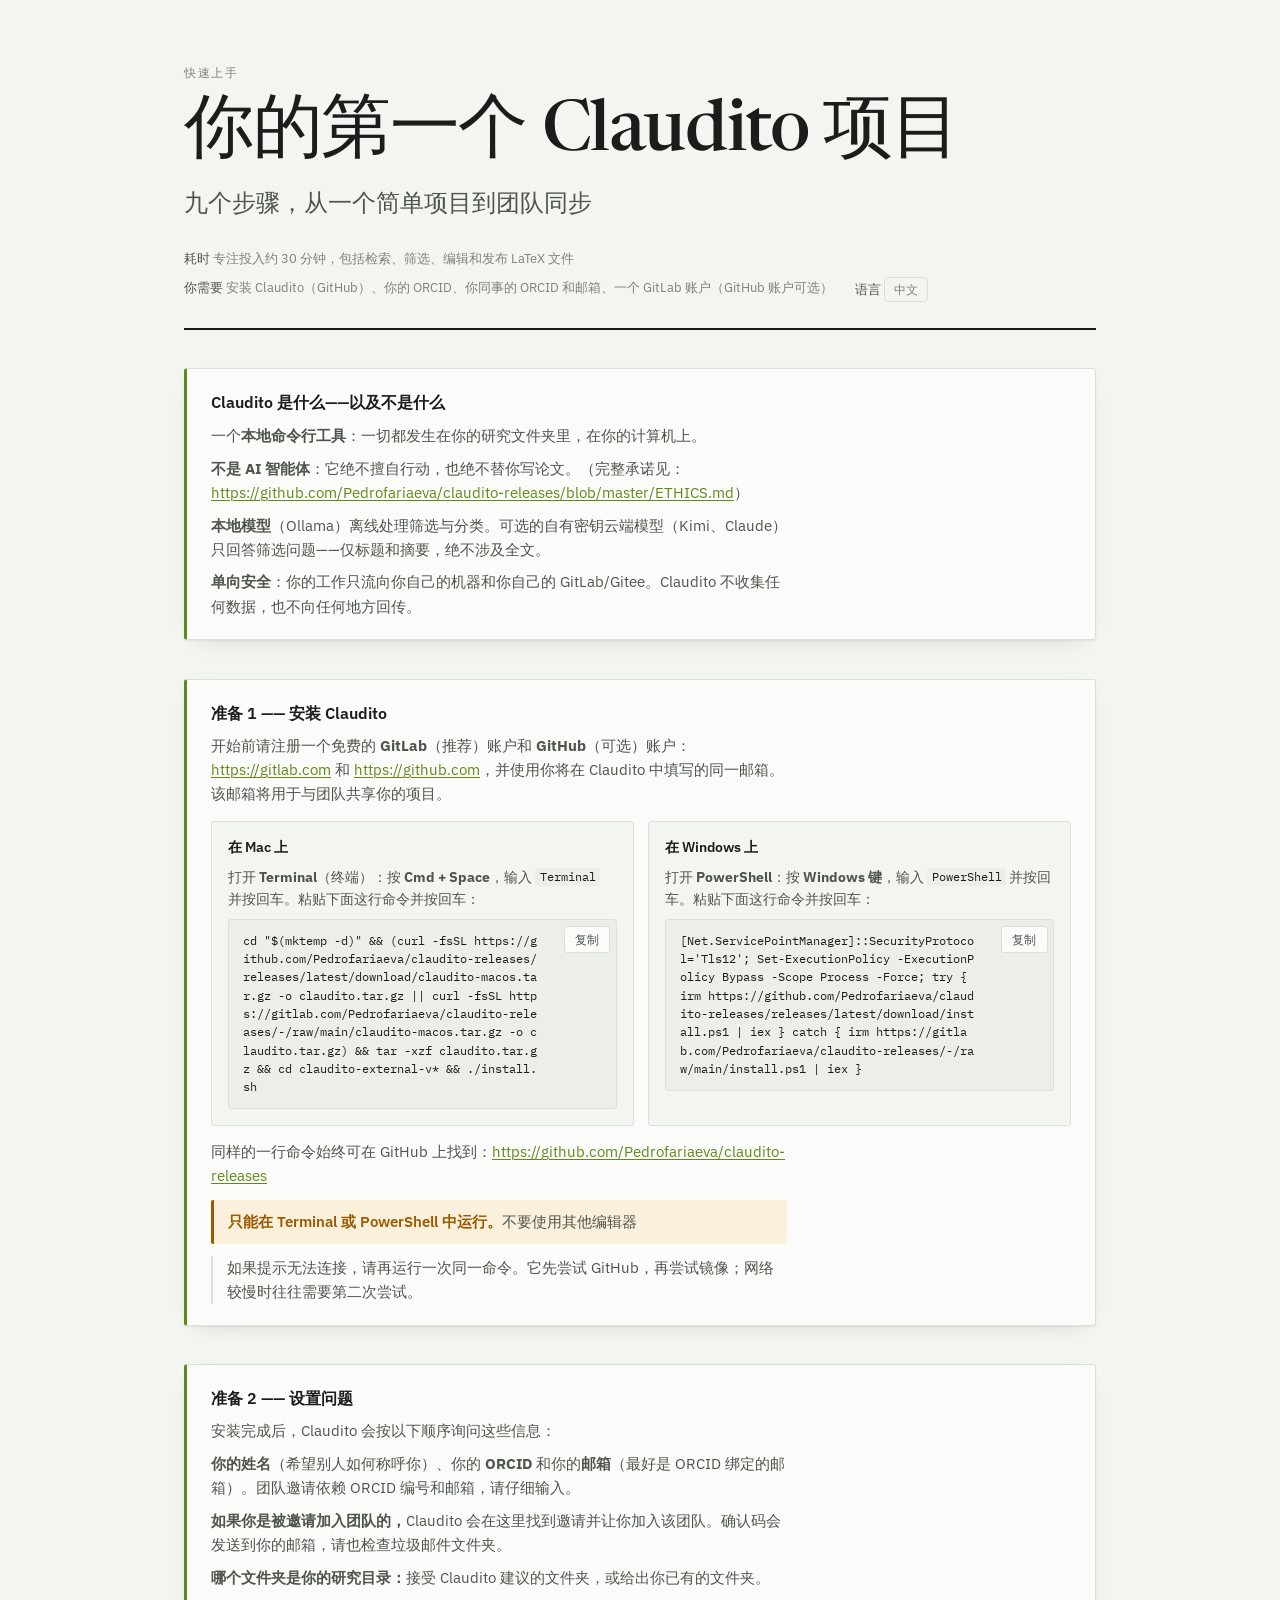
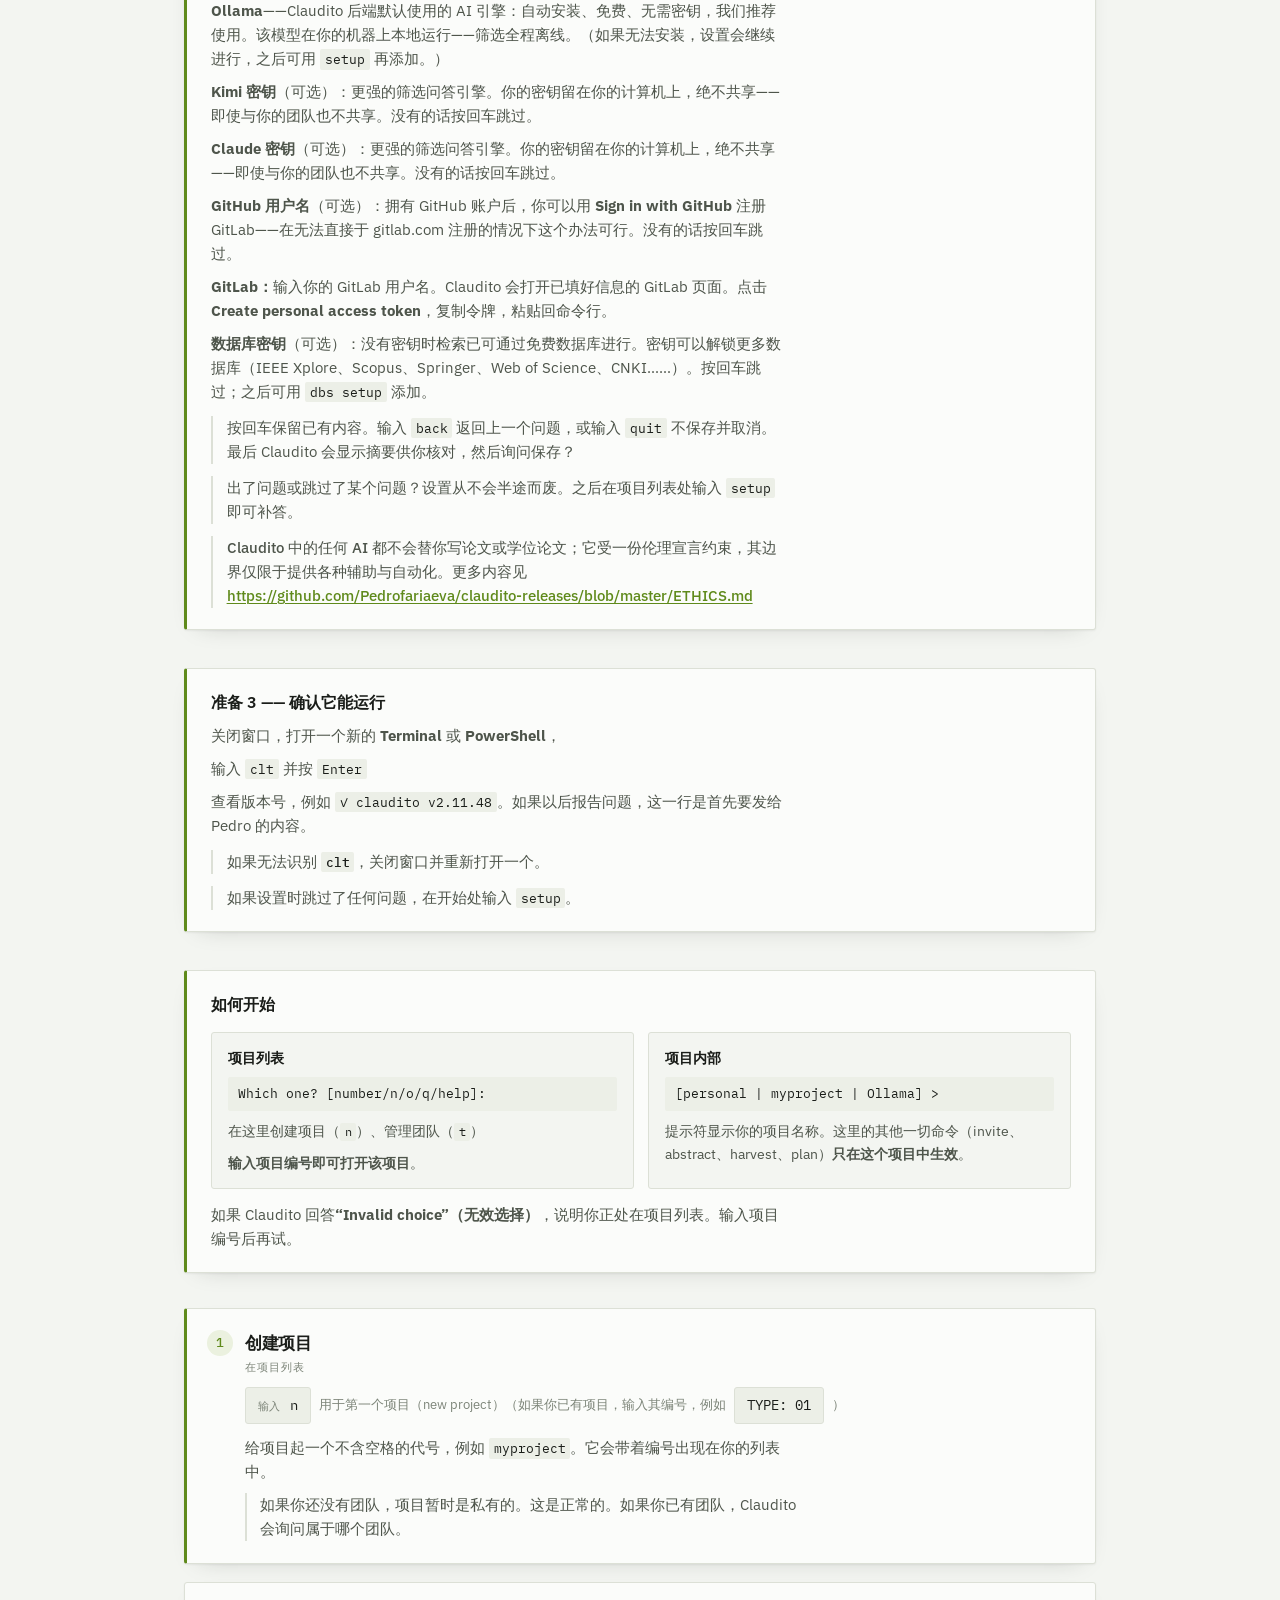
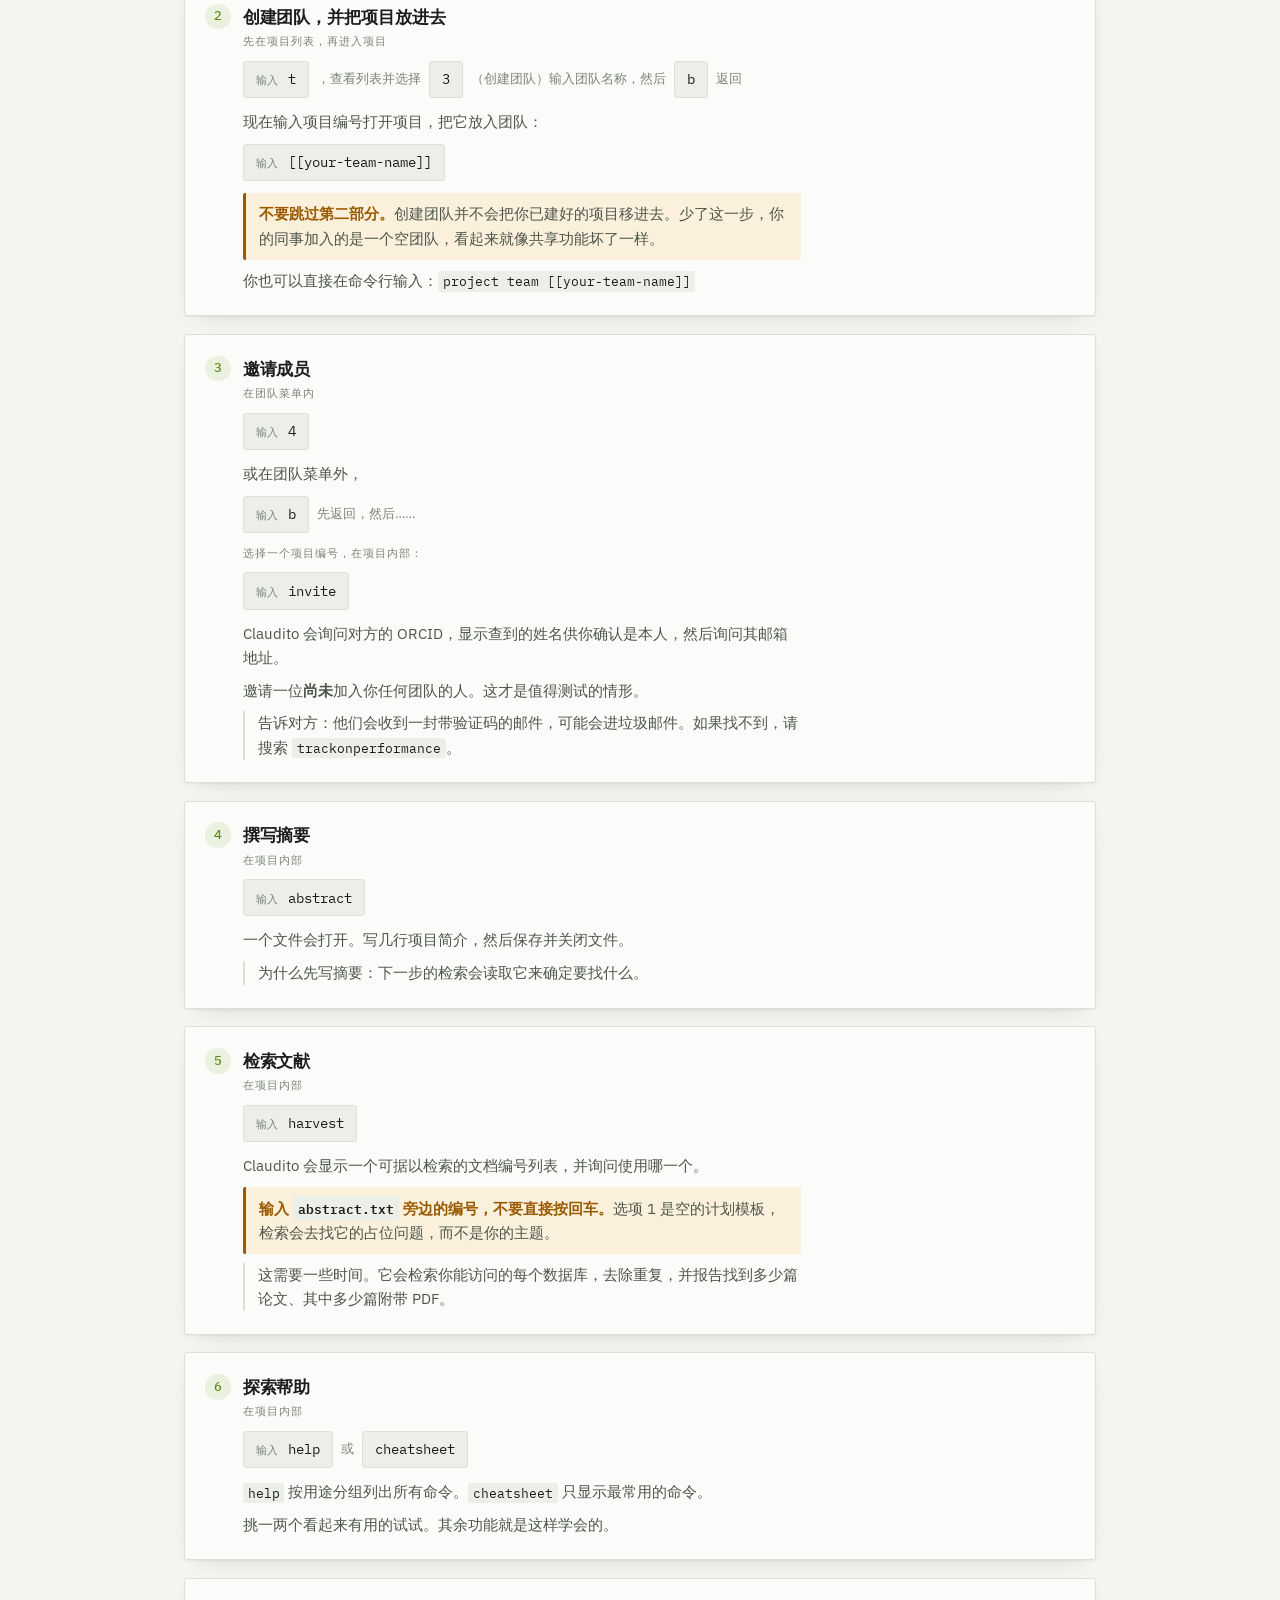
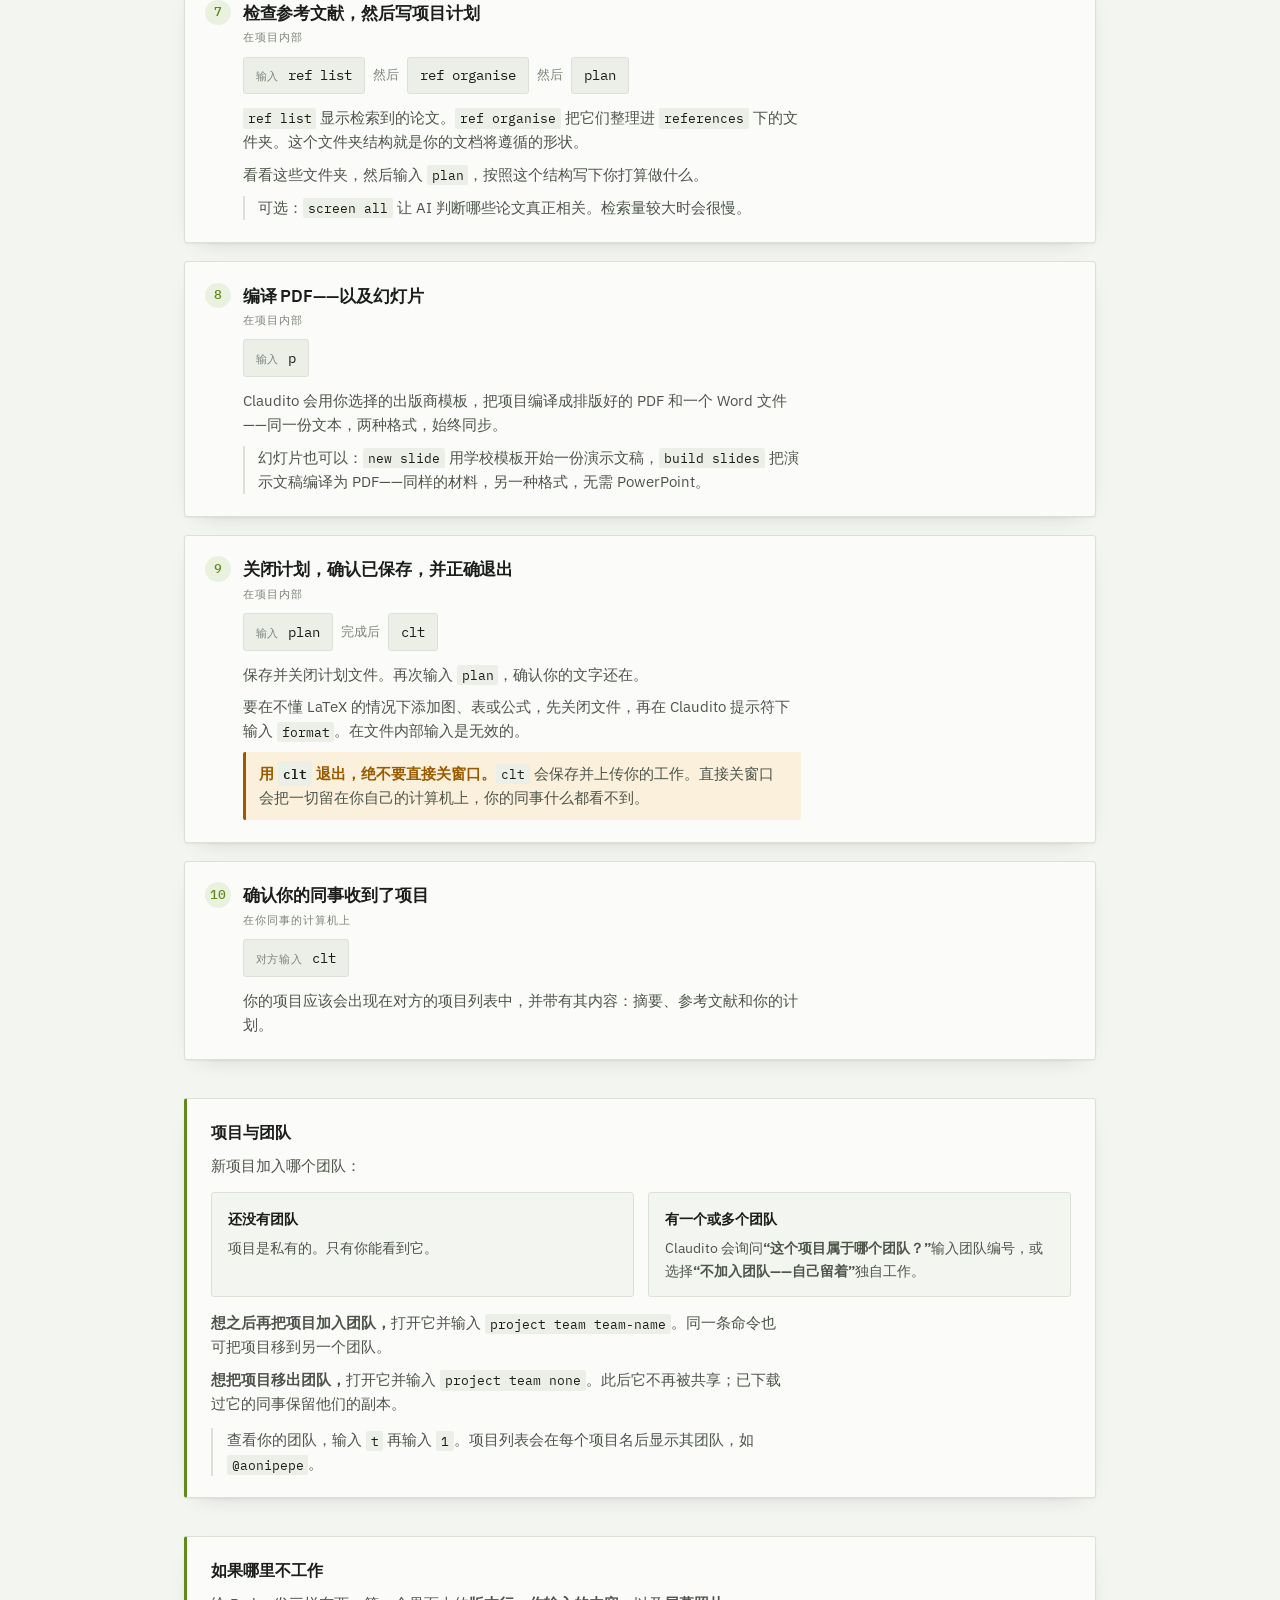
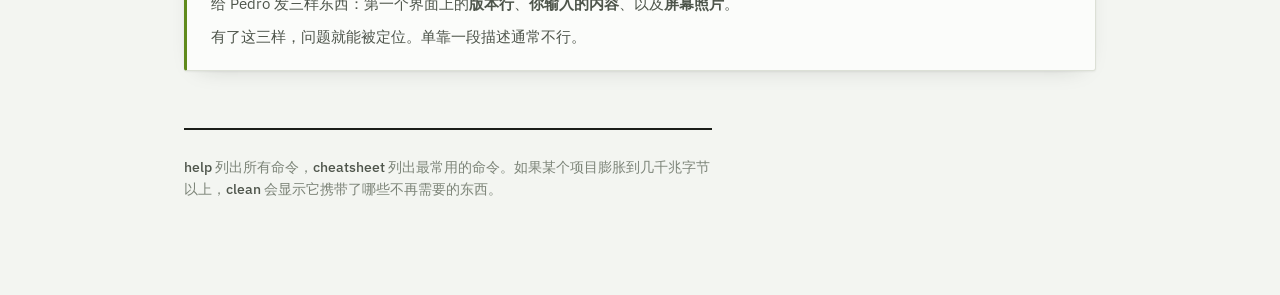
<file: getting-started-zh.html>
<!doctype html>
<html lang="zh-CN">
<head>
<meta charset="utf-8">
<meta name="viewport" content="width=device-width, initial-scale=1">
<meta name="description" content="九个步骤，从一个简单项目到团队同步">
<title>你的第一个 Claudito 项目</title>

<link rel="preconnect" href="https://fonts.googleapis.com">
<link rel="preconnect" href="https://fonts.gstatic.com" crossorigin>
<link rel="stylesheet" href="https://fonts.googleapis.com/css2?family=Newsreader:ital,opsz,wght@0,6..72,400;0,6..72,500;0,6..72,600;1,6..72,400&family=IBM+Plex+Mono:wght@400;500&family=IBM+Plex+Sans:wght@400;500;600&display=swap">
<style>
  :root {
    --paper:      #F3F5F1;
    --surface:    #FBFCFA;
    --ink:        #1A1D19;
    --ink-soft:   #4E554B;
    --ink-faint:  #7C8478;
    --rule:       #DCE0D6;
    --accent:     #5F8A1B;
    --accent-dim: #EBF1DF;
    --code-bg:    #ECEFE7;
    --warn:       #9A5B00;
    --warn-dim:   #FBF0DC;
    --shadow:     0 1px 2px rgba(26,29,25,.05), 0 8px 24px -16px rgba(26,29,25,.28);
  }
  @media (prefers-color-scheme: dark) {
    :root:not([data-theme="light"]) {
      --paper:      #131612;
      --surface:    #1B1F19;
      --ink:        #E9EDE4;
      --ink-soft:   #AFB8A8;
      --ink-faint:  #7E8777;
      --rule:       #2C3228;
      --accent:     #A6CE39;
      --accent-dim: #232A19;
      --code-bg:    #202619;
      --warn:       #F0B45A;
      --warn-dim:   #2E2413;
      --shadow:     0 1px 2px rgba(0,0,0,.4), 0 8px 24px -16px rgba(0,0,0,.8);
    }
  }
  :root[data-theme="dark"] {
    --paper:      #131612;
    --surface:    #1B1F19;
    --ink:        #E9EDE4;
    --ink-soft:   #AFB8A8;
    --ink-faint:  #7E8777;
    --rule:       #2C3228;
    --accent:     #A6CE39;
    --accent-dim: #232A19;
    --code-bg:    #202619;
    --warn:       #F0B45A;
    --warn-dim:   #2E2413;
    --shadow:     0 1px 2px rgba(0,0,0,.4), 0 8px 24px -16px rgba(0,0,0,.8);
  }

  * { box-sizing: border-box; }

  body {
    margin: 0;
    background: var(--paper);
    color: var(--ink);
    font-family: "IBM Plex Sans", ui-sans-serif, system-ui, sans-serif;
    font-size: 16px;
    line-height: 1.6;
    -webkit-font-smoothing: antialiased;
  }

  .wrap {
    max-width: 62rem;
    margin: 0 auto;
    padding: clamp(2rem, 5vw, 4.5rem) clamp(1.1rem, 4vw, 2.5rem) 5rem;
  }

  .masthead { border-bottom: 2px solid var(--ink); padding-bottom: 1.6rem; }

  .eyebrow {
    font-size: .72rem;
    letter-spacing: .14em;
    text-transform: uppercase;
    color: var(--ink-faint);
    font-weight: 500;
    margin: 0 0 1rem;
  }

  h1 {
    font-family: Newsreader, Georgia, serif;
    font-weight: 500;
    font-size: clamp(2.6rem, 7vw, 4.4rem);
    line-height: 1.02;
    letter-spacing: -.02em;
    margin: 0;
    text-wrap: balance;
  }

  .standfirst {
    font-family: Newsreader, Georgia, serif;
    font-size: clamp(1.15rem, 2.4vw, 1.5rem);
    line-height: 1.45;
    color: var(--ink-soft);
    max-width: 40ch;
    margin: 1.1rem 0 0;
  }

  .meta {
    display: flex;
    flex-wrap: wrap;
    gap: .5rem 1.4rem;
    margin-top: 1.6rem;
    font-size: .82rem;
    color: var(--ink-faint);
  }
  .meta b { color: var(--ink-soft); font-weight: 500; }
  .langbtn { background: none; border: 1px solid var(--rule); border-radius: 4px; color: var(--ink-faint); font: inherit; font-size: .78rem; padding: .1rem .55rem; cursor: pointer; }
  .langbtn:hover { color: var(--accent); border-color: var(--accent); }

  code {
    font-family: "IBM Plex Mono", ui-monospace, monospace;
    font-size: .86em;
    background: var(--code-bg);
    padding: .12em .38em;
    border-radius: 2px;
    color: var(--ink);
  }

  .close {
    margin-top: 3.6rem;
    padding-top: 1.6rem;
    border-top: 2px solid var(--ink);
    font-size: .88rem;
    color: var(--ink-faint);
    max-width: 66ch;
  }
  .close b { color: var(--ink-soft); font-weight: 500; }

  a { color: var(--accent); text-decoration-thickness: 1px; text-underline-offset: 2px; }
  a:focus-visible, :focus-visible { outline: 2px solid var(--accent); outline-offset: 2px; }

  /* ── the walkthrough ─────────────────────────────────── */
  .steps { counter-reset: step; margin-top: 2.2rem; display: grid; gap: 1.1rem; }

  .step {
    background: var(--surface);
    border: 1px solid var(--rule);
    border-radius: 3px;
    padding: 1.3rem 1.5rem 1.4rem 3.6rem;
    position: relative;
    box-shadow: var(--shadow);
  }
  .step::before {
    counter-increment: step;
    content: counter(step);
    position: absolute;
    left: 1.25rem; top: 1.3rem;
    font-family: "IBM Plex Mono", ui-monospace, monospace;
    font-size: .8rem;
    font-weight: 500;
    color: var(--accent);
    background: var(--accent-dim);
    width: 1.6rem; height: 1.6rem;
    display: grid; place-items: center;
    border-radius: 50%;
  }
  .step h2 {
    font-family: "IBM Plex Sans", ui-sans-serif, sans-serif;
    font-size: 1.05rem;
    font-weight: 600;
    letter-spacing: -.005em;
    margin: 0 0 .15rem;
  }
  .step p { margin: 0; color: var(--ink-soft); font-size: .94rem; max-width: 62ch; }
  .step p + p { margin-top: .55rem; }

  .where {
    display: block;
    font-size: .7rem;
    letter-spacing: .09em;
    text-transform: uppercase;
    color: var(--ink-faint);
    font-weight: 500;
    margin: 0 0 .6rem;
  }

  .seq {
    display: flex;
    flex-wrap: wrap;
    align-items: center;
    gap: .45rem .5rem;
    margin: .1rem 0 .75rem;
  }
  .type {
    display: inline-flex;
    align-items: baseline;
    gap: .55rem;
    font-family: "IBM Plex Mono", ui-monospace, monospace;
    font-size: .88rem;
    background: var(--code-bg);
    border: 1px solid var(--rule);
    border-radius: 3px;
    padding: .4rem .75rem;
    color: var(--ink);
  }
  .type b {
    font-family: "IBM Plex Sans", ui-sans-serif, sans-serif;
    font-weight: 500;
    font-size: .7rem;
    letter-spacing: .08em;
    text-transform: uppercase;
    color: var(--ink-faint);
  }
  .then { font-size: .8rem; color: var(--ink-faint); }

  .watch {
    margin-top: .7rem;
    padding-left: .85rem;
    border-left: 2px solid var(--rule);
    font-size: .89rem;
    color: var(--ink-faint);
  }
  .watch b { color: var(--ink-soft); font-weight: 500; }

  .warn {
    margin-top: .75rem;
    padding: .6rem .85rem;
    background: var(--warn-dim);
    border-left: 3px solid var(--warn);
    border-radius: 2px;
    font-size: .91rem;
    color: var(--ink);
    max-width: 62ch;
  }
  .warn b { color: var(--warn); font-weight: 600; }

  .first { border-left: 3px solid var(--accent); }

  .callout {
    margin: 2.4rem 0 0;
    padding: 1.3rem 1.5rem;
    background: var(--surface);
    border: 1px solid var(--rule);
    border-left: 3px solid var(--accent);
    border-radius: 3px;
    box-shadow: var(--shadow);
  }
  .callout h2 { font-family: "IBM Plex Sans", ui-sans-serif, sans-serif;
                font-size: 1rem; font-weight: 600; margin: 0 0 .5rem; }
  .callout p { margin: 0; color: var(--ink-soft); font-size: .94rem; max-width: 64ch; }
  .callout p + p { margin-top: .55rem; }

  .places {
    display: grid;
    grid-template-columns: repeat(auto-fit, minmax(17rem, 1fr));
    gap: .9rem;
    margin-top: .9rem;
  }
  .place {
    border: 1px solid var(--rule);
    border-radius: 3px;
    padding: .85rem 1rem;
    background: var(--paper);
  }
  .place h3 { font-size: .9rem; font-weight: 600; margin: 0 0 .45rem; }
  .place p { font-size: .88rem; }
  .prompt {
    display: block;
    font-family: "IBM Plex Mono", ui-monospace, monospace;
    font-size: .8rem;
    background: var(--code-bg);
    border-radius: 2px;
    padding: .45rem .6rem;
    margin: 0 0 .55rem;
    overflow-x: auto;
    white-space: nowrap;
    color: var(--ink);
  }

  /* spacing that used to be written inline */
  .callout p.after-places { margin-top: .9rem; }
  .step p + .seq { margin-top: .6rem; }

  /* copyable commands */
  .code { position: relative; margin: .55rem 0 .15rem; }
  .code pre {
    margin: 0;
    padding: .7rem 4.8rem .7rem .85rem;
    background: var(--code-bg);
    border: 1px solid var(--rule);
    border-radius: 3px;
    font-family: "IBM Plex Mono", ui-monospace, monospace;
    font-size: .74rem;
    line-height: 1.55;
    white-space: pre-wrap;
    word-break: break-all;
    color: var(--ink);
  }
  .copy {
    position: absolute; top: .4rem; right: .4rem;
    font: 500 .72rem "IBM Plex Sans", ui-sans-serif, sans-serif;
    padding: .3rem .65rem;
    border-radius: 3px;
    border: 1px solid var(--rule);
    background: var(--surface);
    color: var(--ink-soft);
    cursor: pointer;
  }
  .copy:hover { color: var(--ink); border-color: var(--ink-faint); }
  .callout .watch, .callout .warn { margin-top: .75rem; }
</style>
</head>
<body>
<div class="wrap">
  <header class="masthead">
    <p class="eyebrow">快速上手</p>
    <h1>你的第一个 Claudito 项目</h1>
    <p class="standfirst">九个步骤，从一个简单项目到团队同步</p>
    <div class="meta">
      <span><b>耗时</b> 专注投入约 30 分钟，包括检索、筛选、编辑和发布 LaTeX 文件</span>
      <span><b>你需要</b> 安装 Claudito（GitHub）、你的 ORCID、你同事的 ORCID 和邮箱、一个 GitLab 账户（GitHub 账户可选）</span>
      <span><b>语言</b> <button class="langbtn" type="button" onclick="var f=location.pathname.split('/').pop()||'index.html',b=f.replace(/-(zh|pt)(?=\.html$)/,'');location.href=f===b?b.replace('.html','-zh.html'):f.indexOf('-zh')>0?b.replace('.html','-pt.html'):b">中文</button></span>
    </div>
  </header>

  <div class="callout">
    <h2>Claudito 是什么——以及不是什么</h2>
    <p>一个<b>本地命令行工具</b>：一切都发生在你的研究文件夹里，在你的计算机上。</p>
    <p><b>不是 AI 智能体</b>：它绝不擅自行动，也绝不替你写论文。（完整承诺见：<a href="https://github.com/Pedrofariaeva/claudito-releases/blob/master/ETHICS.md">https://github.com/Pedrofariaeva/claudito-releases/blob/master/ETHICS.md</a>）</p>
    <p><b>本地模型</b>（Ollama）离线处理筛选与分类。可选的自有密钥云端模型（Kimi、Claude）只回答筛选问题——仅标题和摘要，绝不涉及全文。</p>
    <p><b>单向安全</b>：你的工作只流向你自己的机器和你自己的 GitLab/Gitee。Claudito 不收集任何数据，也不向任何地方回传。</p>
  </div>

  <div class="callout">
    <h2>准备 1 —— 安装 Claudito</h2>
    <p>开始前请注册一个免费的 <b>GitLab</b>（推荐）账户和 <b>GitHub</b>（可选）账户：<a href="https://gitlab.com">https://gitlab.com</a> 和 <a href="https://github.com">https://github.com</a>，并使用你将在 Claudito 中填写的同一邮箱。该邮箱将用于与团队共享你的项目。</p>
    <div class="places">
      <div class="place">
        <h3>在 Mac 上</h3>
        <p>打开 <b>Terminal</b>（终端）：按 <b>Cmd + Space</b>，输入 <code>Terminal</code> 并按回车。粘贴下面这行命令并按回车：</p>
        <div class="code"><pre>cd "$(mktemp -d)" &amp;&amp; (curl -fsSL https://github.com/Pedrofariaeva/claudito-releases/releases/latest/download/claudito-macos.tar.gz -o claudito.tar.gz || curl -fsSL https://gitlab.com/Pedrofariaeva/claudito-releases/-/raw/main/claudito-macos.tar.gz -o claudito.tar.gz) &amp;&amp; tar -xzf claudito.tar.gz &amp;&amp; cd claudito-external-v* &amp;&amp; ./install.sh</pre><button class="copy" type="button">复制</button></div>
      </div>
      <div class="place">
        <h3>在 Windows 上</h3>
        <p>打开 <b>PowerShell</b>：按 <b>Windows 键</b>，输入 <code>PowerShell</code> 并按回车。粘贴下面这行命令并按回车：</p>
        <div class="code"><pre>[Net.ServicePointManager]::SecurityProtocol='Tls12'; Set-ExecutionPolicy -ExecutionPolicy Bypass -Scope Process -Force; try { irm https://github.com/Pedrofariaeva/claudito-releases/releases/latest/download/install.ps1 | iex } catch { irm https://gitlab.com/Pedrofariaeva/claudito-releases/-/raw/main/install.ps1 | iex }</pre><button class="copy" type="button">复制</button></div>
      </div>
    </div>
    <p class="after-places">同样的一行命令始终可在 GitHub 上找到：<a href="https://github.com/Pedrofariaeva/claudito-releases">https://github.com/Pedrofariaeva/claudito-releases</a></p>
    <p class="warn"><b>只能在 Terminal 或 PowerShell 中运行。</b>不要使用其他编辑器</p>
    <p class="watch">如果提示<b>无法连接，</b>请再运行一次同一命令。它先尝试 GitHub，再尝试镜像；网络较慢时往往需要第二次尝试。</p>
  </div>

  <div class="callout">
    <h2>准备 2 —— 设置问题</h2>
    <p>安装完成后，Claudito 会按以下顺序询问这些信息：</p>
    <p><b>你的姓名</b>（希望别人如何称呼你）、你的 <b>ORCID</b> 和你的<b>邮箱</b>（最好是 ORCID 绑定的邮箱）。团队邀请依赖 ORCID 编号和邮箱，请仔细输入。</p>
    <p><b>如果你是被邀请加入团队的，</b>Claudito 会在这里找到邀请并让你加入该团队。确认码会发送到你的邮箱，请也检查垃圾邮件文件夹。</p>
    <p><b>哪个文件夹是你的研究目录：</b>接受 Claudito 建议的文件夹，或给出你已有的文件夹。</p>
    <p><b>Ollama</b>——Claudito 后端默认使用的 AI 引擎：自动安装、免费、无需密钥，我们推荐使用。该模型在你的机器上本地运行——筛选全程离线。（如果无法安装，设置会继续进行，之后可用 <code>setup</code> 再添加。）</p>
    <p><b>Kimi 密钥</b>（可选）：更强的筛选问答引擎。你的密钥留在你的计算机上，绝不共享——即使与你的团队也不共享。没有的话按回车跳过。</p>
    <p><b>Claude 密钥</b>（可选）：更强的筛选问答引擎。你的密钥留在你的计算机上，绝不共享——即使与你的团队也不共享。没有的话按回车跳过。</p>
    <p><b>GitHub 用户名</b>（可选）：拥有 GitHub 账户后，你可以用 <b>Sign in with GitHub</b> 注册 GitLab——在无法直接于 gitlab.com 注册的情况下这个办法可行。没有的话按回车跳过。</p>
    <p><b>GitLab：</b>输入你的 GitLab 用户名。Claudito 会打开已填好信息的 GitLab 页面。点击 <b>Create personal access token</b>，复制令牌，粘贴回命令行。</p>
    <p><b>数据库密钥</b>（可选）：没有密钥时检索已可通过免费数据库进行。密钥可以解锁更多数据库（IEEE Xplore、Scopus、Springer、Web of Science、CNKI……）。按回车跳过；之后可用 <code>dbs setup</code> 添加。</p>
    <p class="watch"><b>按回车保留已有内容。</b>输入 <code>back</code> 返回上一个问题，或输入 <code>quit</code> 不保存并取消。最后 Claudito 会显示摘要供你核对，然后询问<b>保存？</b></p>
    <p class="watch"><b>出了问题或跳过了某个问题？</b>设置从不会半途而废。之后在项目列表处输入 <code>setup</code> 即可补答。</p>
    <p class="watch"><b>Claudito 中的任何 AI 都不会替你写论文或学位论文；它受一份伦理宣言约束，其边界仅限于提供各种辅助与自动化。更多内容见 <a href="https://github.com/Pedrofariaeva/claudito-releases/blob/master/ETHICS.md">https://github.com/Pedrofariaeva/claudito-releases/blob/master/ETHICS.md</a></b></p>
  </div>

  <div class="callout">
    <h2>准备 3 —— 确认它能运行</h2>
    <p>关闭窗口，打开一个新的 <b>Terminal</b> 或 <b>PowerShell</b>，</p>
    <p>输入 <code>clt</code> 并按 <code>Enter</code></p>
    <p>查看版本号，例如 <code>✓ claudito v2.11.48</code>。如果以后报告问题，这一行是首先要发给 Pedro 的内容。</p>
    <p class="watch"><b>如果无法识别 <code>clt</code>，</b>关闭窗口并重新打开一个。</p>
    <p class="watch"><b>如果设置时跳过了任何问题，</b>在开始处输入 <code>setup</code>。</p>
  </div>

  <div class="callout">
    <h2>如何开始</h2>
    <div class="places">
      <div class="place">
        <h3>项目列表</h3>
        <span class="prompt">Which one? [number/n/o/q/help]:</span>
        <p>在这里创建项目（<code>n</code>）、管理团队（<code>t</code>）</p>
        <p><b>输入项目编号即可打开该项目</b>。</p>
      </div>
      <div class="place">
        <h3>项目内部</h3>
        <span class="prompt">[personal | myproject | Ollama] &gt;</span>
        <p>提示符显示你的项目名称。这里的其他一切命令（invite、abstract、harvest、plan）<b>只在这个项目中生效</b>。</p>
      </div>
    </div>
    <p class="after-places">如果 Claudito 回答<b>“Invalid choice”（无效选择）</b>，说明你正处在项目列表。输入项目编号后再试。</p>
  </div>

  <div class="steps">
    <div class="step first">
      <h2>创建项目</h2>
      <span class="where">在项目列表</span>
      <div class="seq"><span class="type"><b>输入</b> n</span><span class="then">用于第一个项目（new project）（如果你已有项目，输入其编号，例如</span><span class="type">TYPE: 01</span><span class="then">）</span></div>
      <p>给项目起一个不含空格的代号，例如 <code>myproject</code>。它会带着编号出现在你的列表中。</p>
      <p class="watch"><b>如果你还没有团队，</b>项目暂时是私有的。这是正常的。如果你已有团队，Claudito 会询问属于哪个团队。</p>
    </div>
    <div class="step">
      <h2>创建团队，并把项目放进去</h2>
      <span class="where">先在项目列表，再进入项目</span>
      <div class="seq"><span class="type"><b>输入</b> t</span><span class="then">，查看列表并选择</span><span class="type">3</span><span class="then">（创建团队）输入团队名称，然后</span><span class="type">b</span><span class="then">返回</span></div>
      <p>现在输入项目编号打开项目，把它放入团队：</p>
      <div class="seq"><span class="type"><b>输入</b> [[your-team-name]]</span></div>
      <p class="warn"><b>不要跳过第二部分。</b>创建团队并不会把你已建好的项目移进去。少了这一步，你的同事加入的是一个空团队，看起来就像共享功能坏了一样。</p>
      <p>你也可以直接在命令行输入：<code>project team [[your-team-name]]</code></p>
    </div>
    <div class="step">
      <h2>邀请成员</h2>
      <span class="where">在团队菜单内</span>
      <div class="seq"><span class="type"><b>输入</b> 4</span></div>
      <p>或在团队菜单外，</p>
      <div class="seq"><span class="type"><b>输入</b> b</span><span class="then">先返回，然后……</span></div>
      <span class="where">选择一个项目编号，在项目内部：</span>
      <div class="seq"><span class="type"><b>输入</b> invite</span></div>
      <p>Claudito 会询问对方的 ORCID，显示查到的姓名供你确认是本人，然后询问其邮箱地址。</p>
      <p>邀请一位<b>尚未</b>加入你任何团队的人。这才是值得测试的情形。</p>
      <p class="watch"><b>告诉对方：</b>他们会收到一封带验证码的邮件，可能会进垃圾邮件。如果找不到，请搜索 <code>trackonperformance</code>。</p>
    </div>
    <div class="step">
      <h2>撰写摘要</h2>
      <span class="where">在项目内部</span>
      <div class="seq"><span class="type"><b>输入</b> abstract</span></div>
      <p>一个文件会打开。写几行项目简介，然后保存并关闭文件。</p>
      <p class="watch"><b>为什么先写摘要：</b>下一步的检索会读取它来确定要找什么。</p>
    </div>
    <div class="step">
      <h2>检索文献</h2>
      <span class="where">在项目内部</span>
      <div class="seq"><span class="type"><b>输入</b> harvest</span></div>
      <p>Claudito 会显示一个可据以检索的文档编号列表，并询问使用哪一个。</p>
      <p class="warn"><b>输入 <code>abstract.txt</code> 旁边的编号，不要直接按回车。</b>选项 1 是空的计划模板，检索会去找它的占位问题，而不是你的主题。</p>
      <p class="watch"><b>这需要一些时间。</b>它会检索你能访问的每个数据库，去除重复，并报告找到多少篇论文、其中多少篇附带 PDF。</p>
    </div>
    <div class="step">
      <h2>探索帮助</h2>
      <span class="where">在项目内部</span>
      <div class="seq"><span class="type"><b>输入</b> help</span><span class="then">或</span><span class="type">cheatsheet</span></div>
      <p><code>help</code> 按用途分组列出所有命令。<code>cheatsheet</code> 只显示最常用的命令。</p>
      <p>挑一两个看起来有用的试试。其余功能就是这样学会的。</p>
    </div>
    <div class="step">
      <h2>检查参考文献，然后写项目计划</h2>
      <span class="where">在项目内部</span>
      <div class="seq"><span class="type"><b>输入</b> ref list</span><span class="then">然后</span><span class="type">ref organise</span><span class="then">然后</span><span class="type">plan</span></div>
      <p><code>ref list</code> 显示检索到的论文。<code>ref organise</code> 把它们整理进 <code>references</code> 下的文件夹。这个文件夹结构就是你的文档将遵循的形状。</p>
      <p>看看这些文件夹，然后输入 <code>plan</code>，按照这个结构写下你打算做什么。</p>
      <p class="watch"><b>可选：</b><code>screen all</code> 让 AI 判断哪些论文真正相关。检索量较大时会很慢。</p>
    </div>
    <div class="step">
      <h2>编译 PDF——以及幻灯片</h2>
      <span class="where">在项目内部</span>
      <div class="seq"><span class="type"><b>输入</b> p</span></div>
      <p>Claudito 会用你选择的出版商模板，把项目编译成排版好的 PDF 和一个 Word 文件——同一份文本，两种格式，始终同步。</p>
      <p class="watch"><b>幻灯片也可以：</b><code>new slide</code> 用学校模板开始一份演示文稿，<code>build slides</code> 把演示文稿编译为 PDF——同样的材料，另一种格式，无需 PowerPoint。</p>
    </div>
    <div class="step">
      <h2>关闭计划，确认已保存，并正确退出</h2>
      <span class="where">在项目内部</span>
      <div class="seq"><span class="type"><b>输入</b> plan</span><span class="then">完成后</span><span class="type">clt</span></div>
      <p>保存并关闭计划文件。再次输入 <code>plan</code>，确认你的文字还在。</p>
      <p>要在不懂 LaTeX 的情况下添加图、表或公式，先关闭文件，再在 Claudito 提示符下输入 <code>format</code>。在文件内部输入是无效的。</p>
      <p class="warn"><b>用 <code>clt</code> 退出，绝不要直接关窗口。</b><code>clt</code> 会保存并上传你的工作。直接关窗口会把一切留在你自己的计算机上，你的同事什么都看不到。</p>
    </div>
    <div class="step">
      <h2>确认你的同事收到了项目</h2>
      <span class="where">在你同事的计算机上</span>
      <div class="seq"><span class="type"><b>对方输入</b> clt</span></div>
      <p>你的项目应该会出现在对方的项目列表中，并带有其内容：摘要、参考文献和你的计划。</p>
    </div>
  </div>
  <div class="callout">
    <h2>项目与团队</h2>
    <p>新项目加入哪个团队：</p>
    <div class="places">
      <div class="place">
        <h3>还没有团队</h3>
        <p>项目是私有的。只有你能看到它。</p>
      </div>
      <div class="place">
        <h3>有一个或多个团队</h3>
        <p>Claudito 会询问<b>“这个项目属于哪个团队？”</b>输入团队编号，或选择<b>“不加入团队——自己留着”</b>独自工作。</p>
      </div>
    </div>
    <p class="after-places"><b>想之后再把项目加入团队，</b>打开它并输入 <code>project team team-name</code>。同一条命令也可把项目移到另一个团队。</p>
    <p><b>想把项目移出团队，</b>打开它并输入 <code>project team none</code>。此后它不再被共享；已下载过它的同事保留他们的副本。</p>
    <p class="watch"><b>查看你的团队，</b>输入 <code>t</code> 再输入 <code>1</code>。项目列表会在每个项目名后显示其团队，如 <code>@aonipepe</code>。</p>
  </div>

  <div class="callout">
    <h2>如果哪里不工作</h2>
    <p>给 Pedro 发三样东西：第一个界面上的<b>版本行</b>、<b>你输入的内容</b>、以及<b>屏幕照片</b>。</p>
    <p>有了这三样，问题就能被定位。单靠一段描述通常不行。</p>
  </div>

  <p class="close"><b>help</b> 列出所有命令，<b>cheatsheet</b> 列出最常用的命令。如果某个项目膨胀到几千兆字节以上，<b>clean</b> 会显示它携带了哪些不再需要的东西。</p>

</div>
<script>
  document.addEventListener("click", function (e) {
    var btn = e.target.closest ? e.target.closest(".copy") : null;
    if (!btn) return;
    var pre = btn.parentNode.querySelector("pre");
    function said(word) { btn.textContent = word; setTimeout(function () { btn.textContent = "Copy"; }, 1800); }
    function selectIt() {
      var r = document.createRange(); r.selectNodeContents(pre);
      var sel = window.getSelection(); sel.removeAllRanges(); sel.addRange(r);
      said("Press \u2318C / Ctrl+C");
    }
    if (navigator.clipboard && window.isSecureContext) {
      navigator.clipboard.writeText(pre.textContent).then(function () { said("Copied"); }, selectIt);
    } else { selectIt(); }
  });
</script>
</body>
</html>
</file>
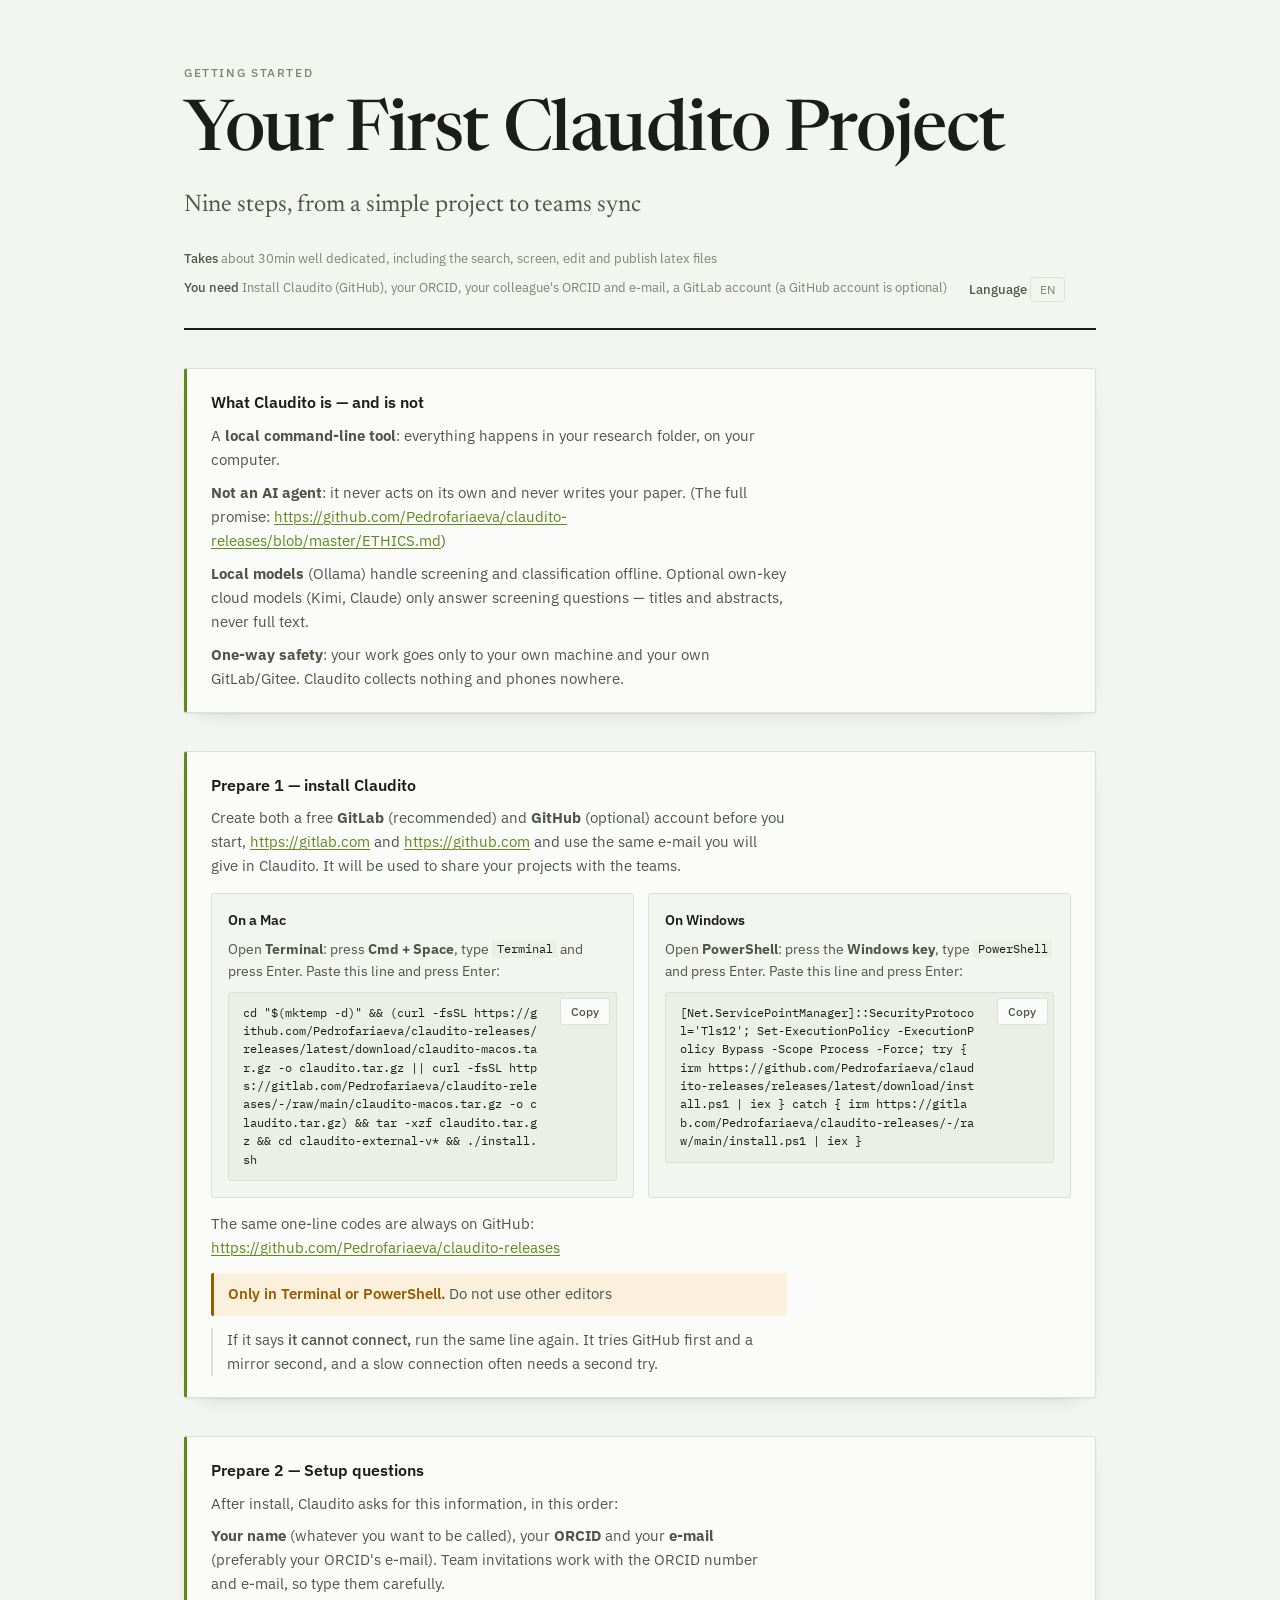
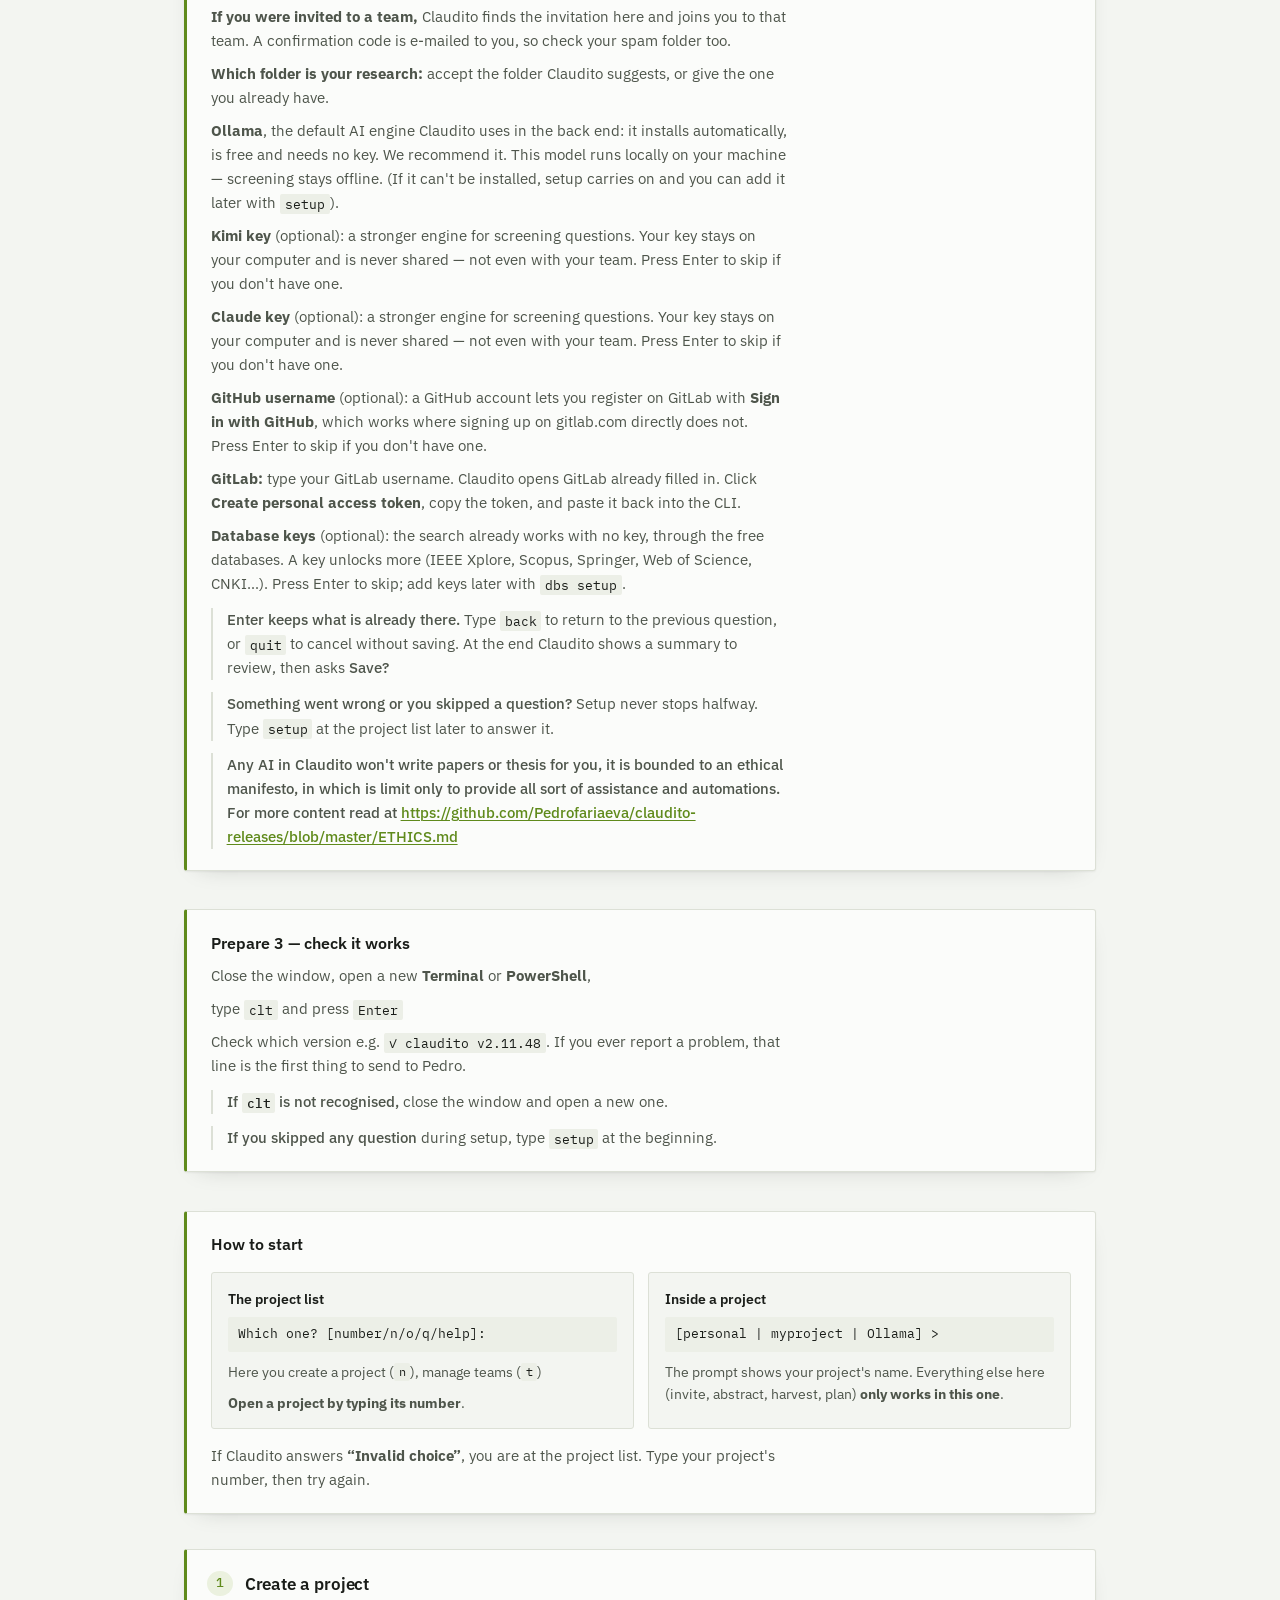
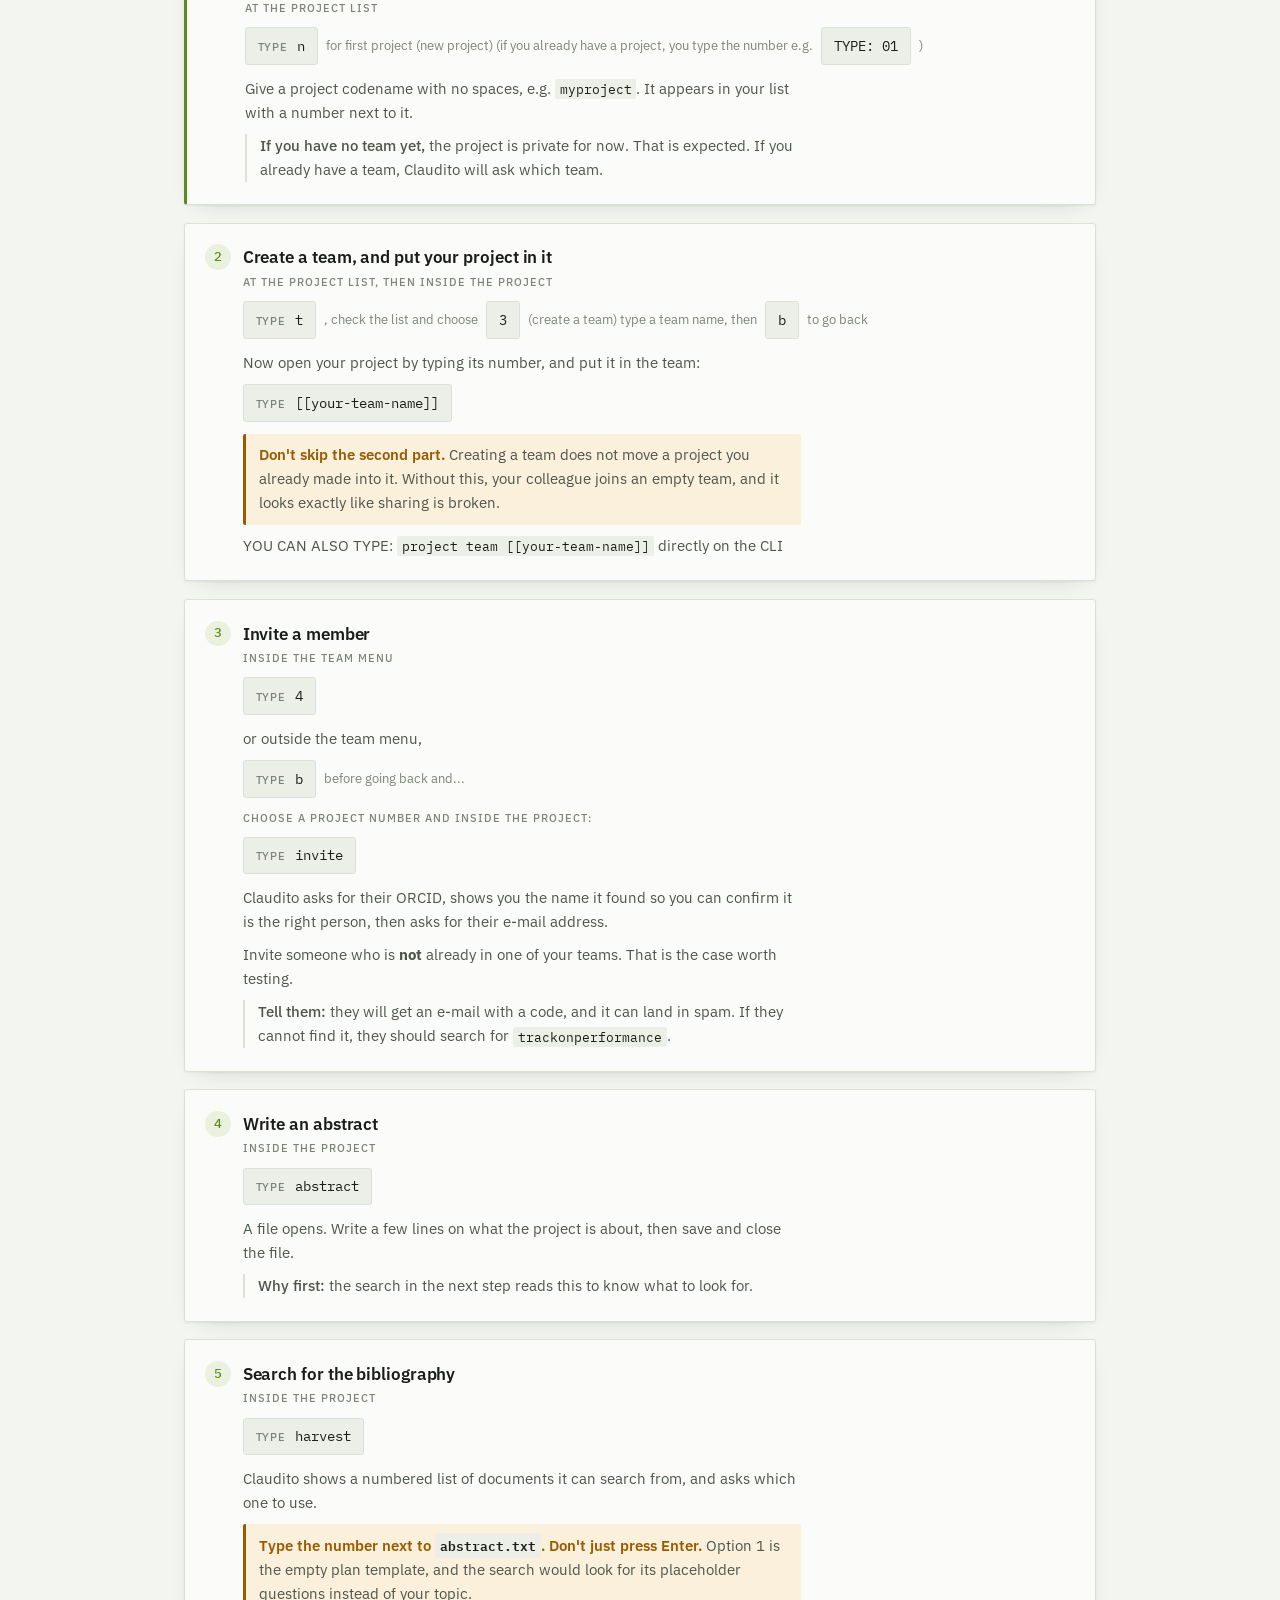
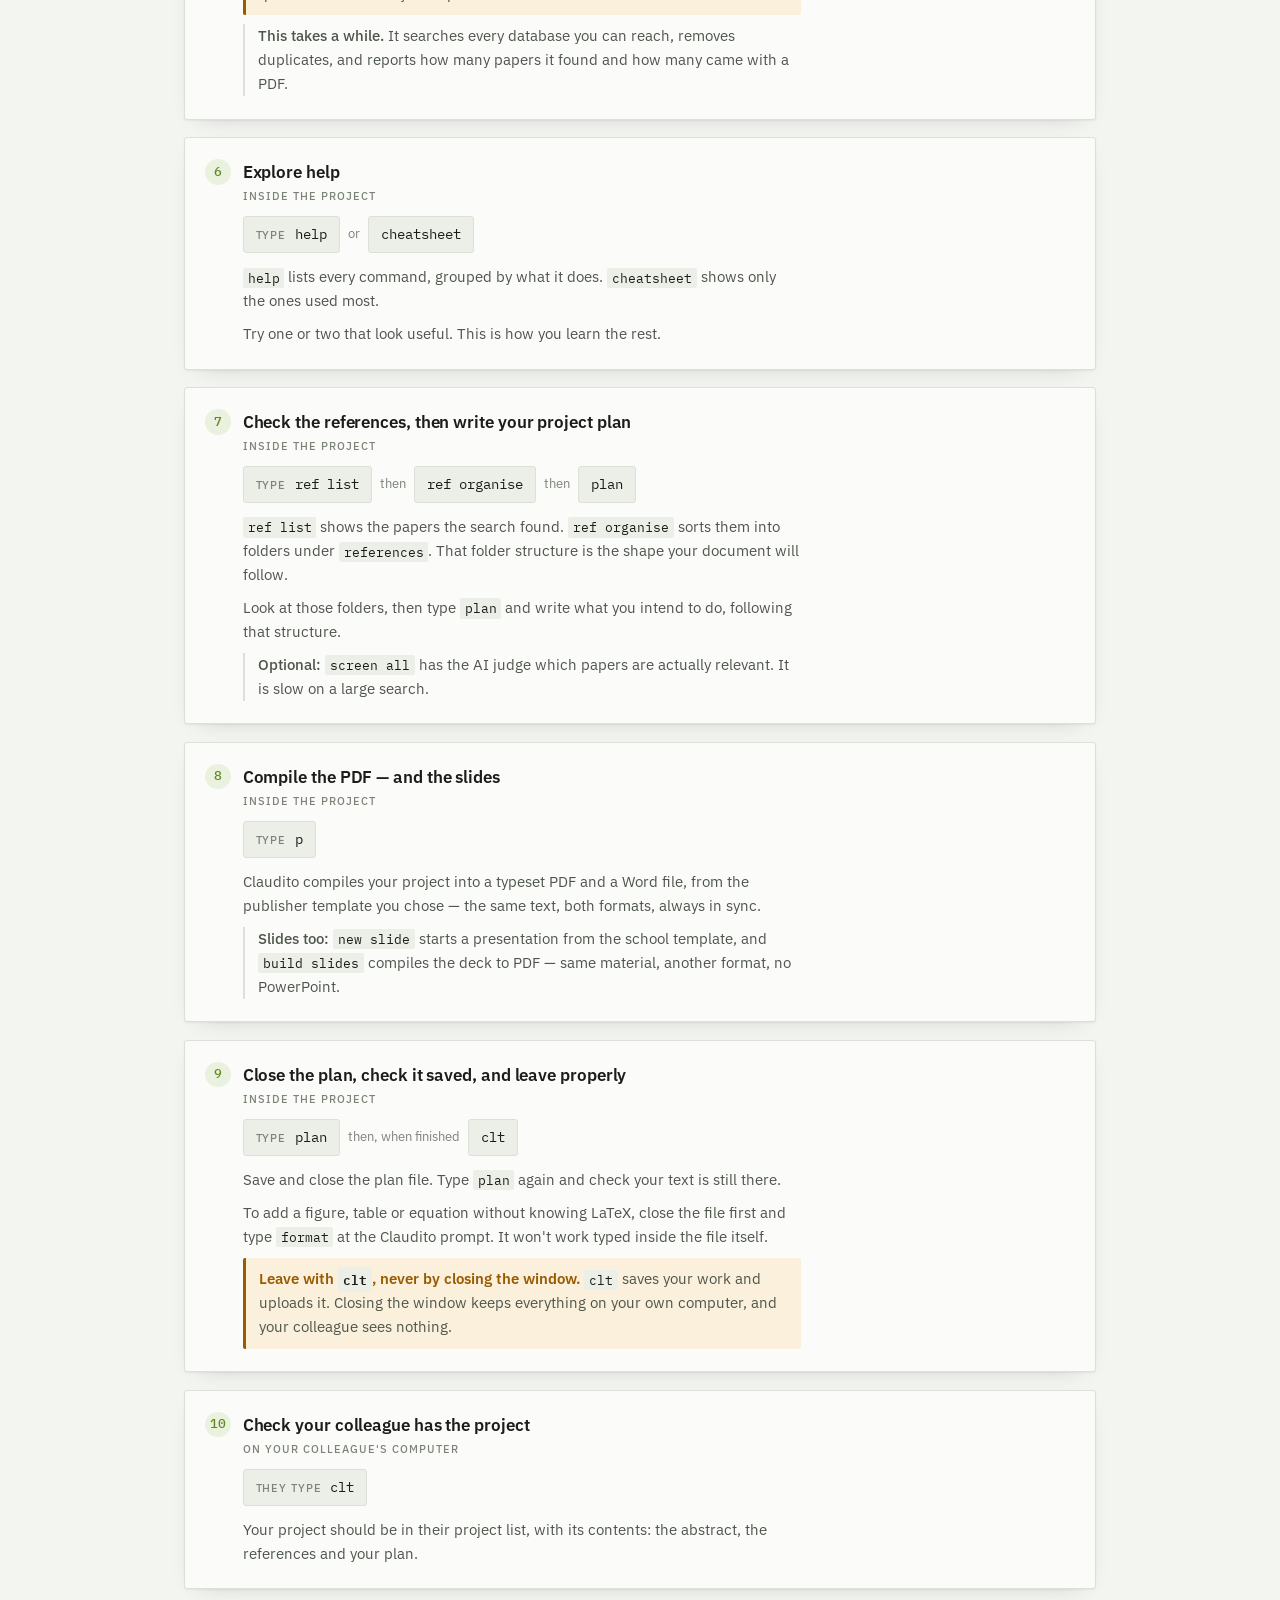
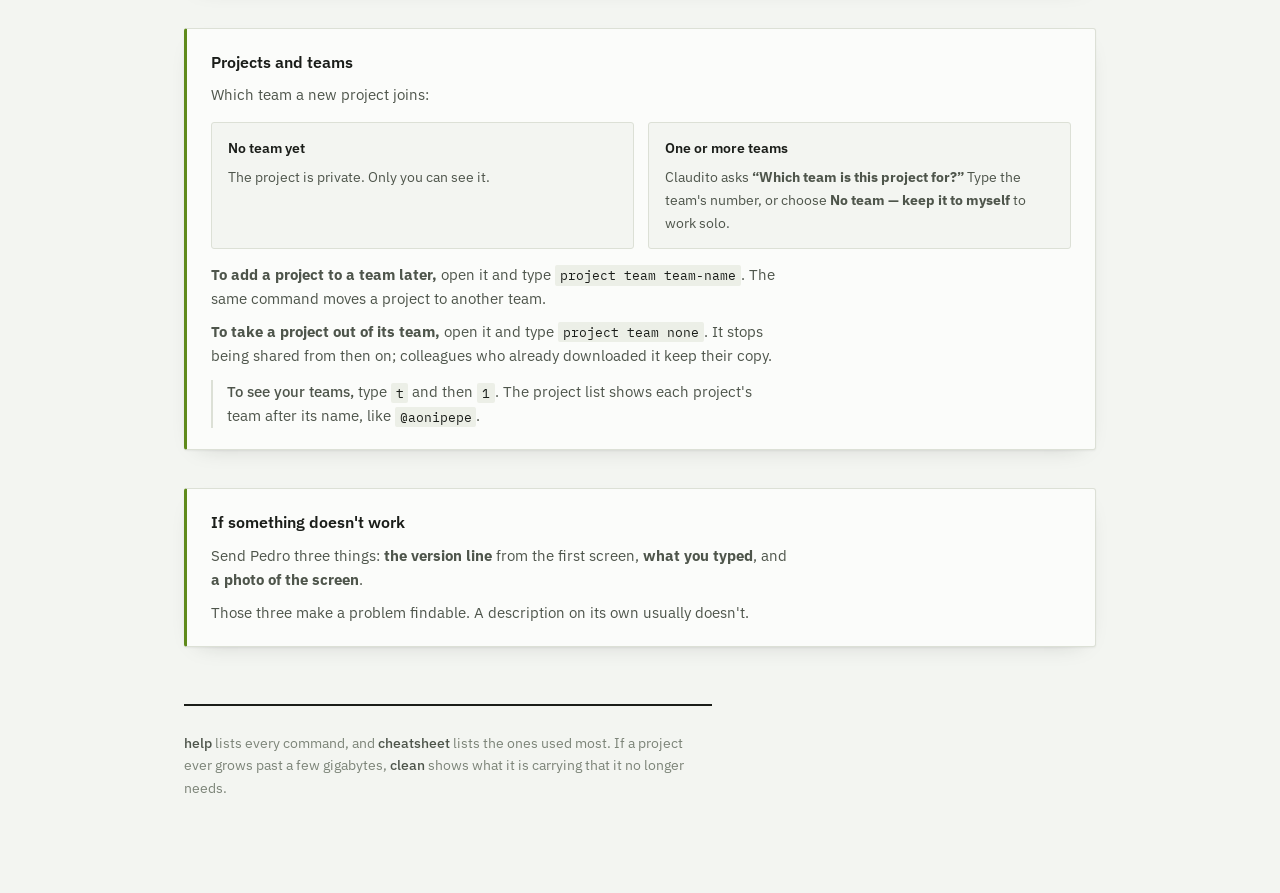
<file: getting-started.html>
<!doctype html>
<html lang="en">
<head>
<meta charset="utf-8">
<meta name="viewport" content="width=device-width, initial-scale=1">
<meta name="description" content="Nine steps, from a simple project to teams sync">
<title>Your First Claudito Project</title>

<link rel="preconnect" href="https://fonts.googleapis.com">
<link rel="preconnect" href="https://fonts.gstatic.com" crossorigin>
<link rel="stylesheet" href="https://fonts.googleapis.com/css2?family=Newsreader:ital,opsz,wght@0,6..72,400;0,6..72,500;0,6..72,600;1,6..72,400&family=IBM+Plex+Mono:wght@400;500&family=IBM+Plex+Sans:wght@400;500;600&display=swap">
<style>
  :root {
    --paper:      #F3F5F1;
    --surface:    #FBFCFA;
    --ink:        #1A1D19;
    --ink-soft:   #4E554B;
    --ink-faint:  #7C8478;
    --rule:       #DCE0D6;
    --accent:     #5F8A1B;
    --accent-dim: #EBF1DF;
    --code-bg:    #ECEFE7;
    --warn:       #9A5B00;
    --warn-dim:   #FBF0DC;
    --shadow:     0 1px 2px rgba(26,29,25,.05), 0 8px 24px -16px rgba(26,29,25,.28);
  }
  @media (prefers-color-scheme: dark) {
    :root:not([data-theme="light"]) {
      --paper:      #131612;
      --surface:    #1B1F19;
      --ink:        #E9EDE4;
      --ink-soft:   #AFB8A8;
      --ink-faint:  #7E8777;
      --rule:       #2C3228;
      --accent:     #A6CE39;
      --accent-dim: #232A19;
      --code-bg:    #202619;
      --warn:       #F0B45A;
      --warn-dim:   #2E2413;
      --shadow:     0 1px 2px rgba(0,0,0,.4), 0 8px 24px -16px rgba(0,0,0,.8);
    }
  }
  :root[data-theme="dark"] {
    --paper:      #131612;
    --surface:    #1B1F19;
    --ink:        #E9EDE4;
    --ink-soft:   #AFB8A8;
    --ink-faint:  #7E8777;
    --rule:       #2C3228;
    --accent:     #A6CE39;
    --accent-dim: #232A19;
    --code-bg:    #202619;
    --warn:       #F0B45A;
    --warn-dim:   #2E2413;
    --shadow:     0 1px 2px rgba(0,0,0,.4), 0 8px 24px -16px rgba(0,0,0,.8);
  }

  * { box-sizing: border-box; }

  body {
    margin: 0;
    background: var(--paper);
    color: var(--ink);
    font-family: "IBM Plex Sans", ui-sans-serif, system-ui, sans-serif;
    font-size: 16px;
    line-height: 1.6;
    -webkit-font-smoothing: antialiased;
  }

  .wrap {
    max-width: 62rem;
    margin: 0 auto;
    padding: clamp(2rem, 5vw, 4.5rem) clamp(1.1rem, 4vw, 2.5rem) 5rem;
  }

  .masthead { border-bottom: 2px solid var(--ink); padding-bottom: 1.6rem; }

  .eyebrow {
    font-size: .72rem;
    letter-spacing: .14em;
    text-transform: uppercase;
    color: var(--ink-faint);
    font-weight: 500;
    margin: 0 0 1rem;
  }

  h1 {
    font-family: Newsreader, Georgia, serif;
    font-weight: 500;
    font-size: clamp(2.6rem, 7vw, 4.4rem);
    line-height: 1.02;
    letter-spacing: -.02em;
    margin: 0;
    text-wrap: balance;
  }

  .standfirst {
    font-family: Newsreader, Georgia, serif;
    font-size: clamp(1.15rem, 2.4vw, 1.5rem);
    line-height: 1.45;
    color: var(--ink-soft);
    max-width: 40ch;
    margin: 1.1rem 0 0;
  }

  .meta {
    display: flex;
    flex-wrap: wrap;
    gap: .5rem 1.4rem;
    margin-top: 1.6rem;
    font-size: .82rem;
    color: var(--ink-faint);
  }
  .meta b { color: var(--ink-soft); font-weight: 500; }
  .langbtn { background: none; border: 1px solid var(--rule); border-radius: 4px; color: var(--ink-faint); font: inherit; font-size: .78rem; padding: .1rem .55rem; cursor: pointer; }
  .langbtn:hover { color: var(--accent); border-color: var(--accent); }

  code {
    font-family: "IBM Plex Mono", ui-monospace, monospace;
    font-size: .86em;
    background: var(--code-bg);
    padding: .12em .38em;
    border-radius: 2px;
    color: var(--ink);
  }

  .close {
    margin-top: 3.6rem;
    padding-top: 1.6rem;
    border-top: 2px solid var(--ink);
    font-size: .88rem;
    color: var(--ink-faint);
    max-width: 66ch;
  }
  .close b { color: var(--ink-soft); font-weight: 500; }

  a { color: var(--accent); text-decoration-thickness: 1px; text-underline-offset: 2px; }
  a:focus-visible, :focus-visible { outline: 2px solid var(--accent); outline-offset: 2px; }

  /* ── the walkthrough ─────────────────────────────────── */
  .steps { counter-reset: step; margin-top: 2.2rem; display: grid; gap: 1.1rem; }

  .step {
    background: var(--surface);
    border: 1px solid var(--rule);
    border-radius: 3px;
    padding: 1.3rem 1.5rem 1.4rem 3.6rem;
    position: relative;
    box-shadow: var(--shadow);
  }
  .step::before {
    counter-increment: step;
    content: counter(step);
    position: absolute;
    left: 1.25rem; top: 1.3rem;
    font-family: "IBM Plex Mono", ui-monospace, monospace;
    font-size: .8rem;
    font-weight: 500;
    color: var(--accent);
    background: var(--accent-dim);
    width: 1.6rem; height: 1.6rem;
    display: grid; place-items: center;
    border-radius: 50%;
  }
  .step h2 {
    font-family: "IBM Plex Sans", ui-sans-serif, sans-serif;
    font-size: 1.05rem;
    font-weight: 600;
    letter-spacing: -.005em;
    margin: 0 0 .15rem;
  }
  .step p { margin: 0; color: var(--ink-soft); font-size: .94rem; max-width: 62ch; }
  .step p + p { margin-top: .55rem; }

  .where {
    display: block;
    font-size: .7rem;
    letter-spacing: .09em;
    text-transform: uppercase;
    color: var(--ink-faint);
    font-weight: 500;
    margin: 0 0 .6rem;
  }

  .seq {
    display: flex;
    flex-wrap: wrap;
    align-items: center;
    gap: .45rem .5rem;
    margin: .1rem 0 .75rem;
  }
  .type {
    display: inline-flex;
    align-items: baseline;
    gap: .55rem;
    font-family: "IBM Plex Mono", ui-monospace, monospace;
    font-size: .88rem;
    background: var(--code-bg);
    border: 1px solid var(--rule);
    border-radius: 3px;
    padding: .4rem .75rem;
    color: var(--ink);
  }
  .type b {
    font-family: "IBM Plex Sans", ui-sans-serif, sans-serif;
    font-weight: 500;
    font-size: .7rem;
    letter-spacing: .08em;
    text-transform: uppercase;
    color: var(--ink-faint);
  }
  .then { font-size: .8rem; color: var(--ink-faint); }

  .watch {
    margin-top: .7rem;
    padding-left: .85rem;
    border-left: 2px solid var(--rule);
    font-size: .89rem;
    color: var(--ink-faint);
  }
  .watch b { color: var(--ink-soft); font-weight: 500; }

  .warn {
    margin-top: .75rem;
    padding: .6rem .85rem;
    background: var(--warn-dim);
    border-left: 3px solid var(--warn);
    border-radius: 2px;
    font-size: .91rem;
    color: var(--ink);
    max-width: 62ch;
  }
  .warn b { color: var(--warn); font-weight: 600; }

  .first { border-left: 3px solid var(--accent); }

  .callout {
    margin: 2.4rem 0 0;
    padding: 1.3rem 1.5rem;
    background: var(--surface);
    border: 1px solid var(--rule);
    border-left: 3px solid var(--accent);
    border-radius: 3px;
    box-shadow: var(--shadow);
  }
  .callout h2 { font-family: "IBM Plex Sans", ui-sans-serif, sans-serif;
                font-size: 1rem; font-weight: 600; margin: 0 0 .5rem; }
  .callout p { margin: 0; color: var(--ink-soft); font-size: .94rem; max-width: 64ch; }
  .callout p + p { margin-top: .55rem; }

  .places {
    display: grid;
    grid-template-columns: repeat(auto-fit, minmax(17rem, 1fr));
    gap: .9rem;
    margin-top: .9rem;
  }
  .place {
    border: 1px solid var(--rule);
    border-radius: 3px;
    padding: .85rem 1rem;
    background: var(--paper);
  }
  .place h3 { font-size: .9rem; font-weight: 600; margin: 0 0 .45rem; }
  .place p { font-size: .88rem; }
  .prompt {
    display: block;
    font-family: "IBM Plex Mono", ui-monospace, monospace;
    font-size: .8rem;
    background: var(--code-bg);
    border-radius: 2px;
    padding: .45rem .6rem;
    margin: 0 0 .55rem;
    overflow-x: auto;
    white-space: nowrap;
    color: var(--ink);
  }

  /* spacing that used to be written inline */
  .callout p.after-places { margin-top: .9rem; }
  .step p + .seq { margin-top: .6rem; }

  /* copyable commands */
  .code { position: relative; margin: .55rem 0 .15rem; }
  .code pre {
    margin: 0;
    padding: .7rem 4.8rem .7rem .85rem;
    background: var(--code-bg);
    border: 1px solid var(--rule);
    border-radius: 3px;
    font-family: "IBM Plex Mono", ui-monospace, monospace;
    font-size: .74rem;
    line-height: 1.55;
    white-space: pre-wrap;
    word-break: break-all;
    color: var(--ink);
  }
  .copy {
    position: absolute; top: .4rem; right: .4rem;
    font: 500 .72rem "IBM Plex Sans", ui-sans-serif, sans-serif;
    padding: .3rem .65rem;
    border-radius: 3px;
    border: 1px solid var(--rule);
    background: var(--surface);
    color: var(--ink-soft);
    cursor: pointer;
  }
  .copy:hover { color: var(--ink); border-color: var(--ink-faint); }
  .callout .watch, .callout .warn { margin-top: .75rem; }
</style>
</head>
<body>
<div class="wrap">
  <header class="masthead">
    <p class="eyebrow">Getting started</p>
    <h1>Your First Claudito Project</h1>
    <p class="standfirst">Nine steps, from a simple project to teams sync</p>
    <div class="meta">
      <span><b>Takes</b> about 30min well dedicated, including the search, screen, edit and publish latex files</span>
      <span><b>You need</b> Install Claudito (GitHub), your ORCID, your colleague's ORCID and e-mail, a GitLab account (a GitHub account is optional)</span>
      <span><b>Language</b> <button class="langbtn" type="button" onclick="var f=location.pathname.split('/').pop()||'index.html',b=f.replace(/-(zh|pt)(?=\.html$)/,'');location.href=f===b?b.replace('.html','-zh.html'):f.indexOf('-zh')>0?b.replace('.html','-pt.html'):b">EN</button></span>
    </div>
  </header>

  <div class="callout">
    <h2>What Claudito is — and is not</h2>
    <p>A <b>local command-line tool</b>: everything happens in your research folder, on your computer.</p>
    <p><b>Not an AI agent</b>: it never acts on its own and never writes your paper. (The full promise: <a href="https://github.com/Pedrofariaeva/claudito-releases/blob/master/ETHICS.md">https://github.com/Pedrofariaeva/claudito-releases/blob/master/ETHICS.md</a>)</p>
    <p><b>Local models</b> (Ollama) handle screening and classification offline. Optional own-key cloud models (Kimi, Claude) only answer screening questions — titles and abstracts, never full text.</p>
    <p><b>One-way safety</b>: your work goes only to your own machine and your own GitLab/Gitee. Claudito collects nothing and phones nowhere.</p>
  </div>

  <div class="callout">
    <h2>Prepare 1 — install Claudito</h2>
    <p>Create both a free <b>GitLab</b> (recommended) and <b> GitHub</b> (optional) account before you start, <a href="https://gitlab.com">https://gitlab.com</a> and <a href="https://github.com">https://github.com</a> and use the same e-mail you will give in Claudito. It will be used to share your projects with the teams.</p>
    <div class="places">
      <div class="place">
        <h3>On a Mac</h3>
        <p>Open <b>Terminal</b>: press <b>Cmd + Space</b>, type <code>Terminal</code> and press Enter. Paste this line and press Enter:</p>
        <div class="code"><pre>cd "$(mktemp -d)" &amp;&amp; (curl -fsSL https://github.com/Pedrofariaeva/claudito-releases/releases/latest/download/claudito-macos.tar.gz -o claudito.tar.gz || curl -fsSL https://gitlab.com/Pedrofariaeva/claudito-releases/-/raw/main/claudito-macos.tar.gz -o claudito.tar.gz) &amp;&amp; tar -xzf claudito.tar.gz &amp;&amp; cd claudito-external-v* &amp;&amp; ./install.sh</pre><button class="copy" type="button">Copy</button></div>
      </div>
      <div class="place">
        <h3>On Windows</h3>
        <p>Open <b>PowerShell</b>: press the <b>Windows key</b>, type <code>PowerShell</code> and press Enter. Paste this line and press Enter:</p>
        <div class="code"><pre>[Net.ServicePointManager]::SecurityProtocol='Tls12'; Set-ExecutionPolicy -ExecutionPolicy Bypass -Scope Process -Force; try { irm https://github.com/Pedrofariaeva/claudito-releases/releases/latest/download/install.ps1 | iex } catch { irm https://gitlab.com/Pedrofariaeva/claudito-releases/-/raw/main/install.ps1 | iex }</pre><button class="copy" type="button">Copy</button></div>
      </div>
    </div>
    <p class="after-places">The same one-line codes are always on GitHub: <a href="https://github.com/Pedrofariaeva/claudito-releases">https://github.com/Pedrofariaeva/claudito-releases</a></p>
    <p class="warn"><b>Only in Terminal or PowerShell.</b> Do not use other editors</p>
    <p class="watch">If it says <b>it cannot connect,</b> run the same line again. It tries GitHub first and a mirror second, and a slow connection often needs a second try.</p>
  </div>

  <div class="callout">
    <h2>Prepare 2 — Setup questions</h2>
    <p>After install, Claudito asks for this information, in this order:</p>
    <p><b>Your name</b> (whatever you want to be called), your <b>ORCID</b> and your <b>e-mail</b> (preferably your ORCID's e-mail). Team invitations work with the ORCID number and e-mail, so type them carefully.</p>
    <p><b>If you were invited to a team,</b> Claudito finds the invitation here and joins you to that team. A confirmation code is e-mailed to you, so check your spam folder too.</p>
    <p><b>Which folder is your research:</b> accept the folder Claudito suggests, or give the one you already have.</p>
    <p><b>Ollama</b>, the default AI engine Claudito uses in the back end: it installs automatically, is free and needs no key. We recommend it. This model runs locally on your machine — screening stays offline. (If it can't be installed, setup carries on and you can add it later with <code>setup</code>).</p>
    <p><b>Kimi key</b> (optional): a stronger engine for screening questions. Your key stays on your computer and is never shared — not even with your team. Press Enter to skip if you don't have one.</p>
    <p><b>Claude key</b> (optional): a stronger engine for screening questions. Your key stays on your computer and is never shared — not even with your team. Press Enter to skip if you don't have one.</p>
    <p><b>GitHub username</b> (optional): a GitHub account lets you register on GitLab with <b>Sign in with GitHub</b>, which works where signing up on gitlab.com directly does not. Press Enter to skip if you don't have one.</p>
    <p><b>GitLab:</b> type your GitLab username. Claudito opens GitLab already filled in. Click <b>Create personal access token</b>, copy the token, and paste it back into the CLI.</p>
    <p><b>Database keys</b> (optional): the search already works with no key, through the free databases. A key unlocks more (IEEE Xplore, Scopus, Springer, Web of Science, CNKI…). Press Enter to skip; add keys later with <code>dbs setup</code>.</p>
    <p class="watch"><b>Enter keeps what is already there.</b> Type <code>back</code> to return to the previous question, or <code>quit</code> to cancel without saving. At the end Claudito shows a summary to review, then asks <b>Save?</b></p>
    <p class="watch"><b>Something went wrong or you skipped a question?</b> Setup never stops halfway. Type <code>setup</code> at the project list later to answer it.</p>
    <p class="watch"><b>Any AI in Claudito won't write papers or thesis for you, it is bounded to an ethical manifesto, in which is limit only to provide all sort of assistance and automations. For more content read at <a href="https://github.com/Pedrofariaeva/claudito-releases/blob/master/ETHICS.md">https://github.com/Pedrofariaeva/claudito-releases/blob/master/ETHICS.md</a></b></p>
  </div>

  <div class="callout">
    <h2>Prepare 3 — check it works</h2>
    <p>Close the window, open a new <b>Terminal</b> or <b>PowerShell</b>,</p>
    <p>type <code>clt</code> and press <code>Enter</code></p>
    <p>Check which version e.g. <code>✓ claudito v2.11.48</code>. If you ever report a problem, that line is the first thing to send to Pedro.</p>
    <p class="watch"><b>If <code>clt</code> is not recognised,</b> close the window and open a new one.</p>
    <p class="watch"><b>If you skipped any question</b> during setup, type <code>setup</code> at the beginning.</p>
  </div>

  <div class="callout">
    <h2>How to start</h2>
    <div class="places">
      <div class="place">
        <h3>The project list</h3>
        <span class="prompt">Which one? [number/n/o/q/help]:</span>
        <p>Here you create a project (<code>n</code>), manage teams (<code>t</code>)</p>
        <p><b>Open a project by typing its number</b>.</p>
      </div>
      <div class="place">
        <h3>Inside a project</h3>
        <span class="prompt">[personal | myproject | Ollama] &gt;</span>
        <p>The prompt shows your project's name. Everything else here (invite, abstract, harvest, plan) <b>only works in this one</b>.</p>
      </div>
    </div>
    <p class="after-places">If Claudito answers <b>“Invalid choice”</b>, you are at the project list. Type your project's number, then try again.</p>
  </div>

  <div class="steps">
    <div class="step first">
      <h2>Create a project</h2>
      <span class="where">At the project list</span>
      <div class="seq"><span class="type"><b>type</b> n</span><span class="then">for first project (new project) (if you already have a project, you type the number e.g.</span><span class="type">TYPE: 01</span><span class="then">)</span></div>
      <p>Give a project codename with no spaces, e.g. <code>myproject</code>. It appears in your list with a number next to it.</p>
      <p class="watch"><b>If you have no team yet,</b> the project is private for now. That is expected. If you already have a team, Claudito will ask which team.</p>
    </div>
    <div class="step">
      <h2>Create a team, and put your project in it</h2>
      <span class="where">At the project list, then inside the project</span>
      <div class="seq"><span class="type"><b>type</b> t</span><span class="then">, check the list and choose</span><span class="type">3</span><span class="then">(create a team) type a team name, then</span><span class="type">b</span><span class="then">to go back</span></div>
      <p>Now open your project by typing its number, and put it in the team:</p>
      <div class="seq"><span class="type"><b>type</b> [[your-team-name]]</span></div>
      <p class="warn"><b>Don't skip the second part.</b> Creating a team does not move a project you already made into it. Without this, your colleague joins an empty team, and it looks exactly like sharing is broken.</p>
      <p>YOU CAN ALSO TYPE: <code>project team [[your-team-name]]</code> directly on the CLI</p>
    </div>
    <div class="step">
      <h2>Invite a member</h2>
      <span class="where">Inside the team menu</span>
      <div class="seq"><span class="type"><b>type</b> 4</span></div>
      <p>or outside the team menu,</p>
      <div class="seq"><span class="type"><b>type</b> b</span><span class="then">before going back and...</span></div>
      <span class="where">Choose a project number and inside the project:</span>
      <div class="seq"><span class="type"><b>type</b> invite</span></div>
      <p>Claudito asks for their ORCID, shows you the name it found so you can confirm it is the right person, then asks for their e-mail address.</p>
      <p>Invite someone who is <b>not</b> already in one of your teams. That is the case worth testing.</p>
      <p class="watch"><b>Tell them:</b> they will get an e-mail with a code, and it can land in spam. If they cannot find it, they should search for <code>trackonperformance</code>.</p>
    </div>
    <div class="step">
      <h2>Write an abstract</h2>
      <span class="where">Inside the project</span>
      <div class="seq"><span class="type"><b>type</b> abstract</span></div>
      <p>A file opens. Write a few lines on what the project is about, then save and close the file.</p>
      <p class="watch"><b>Why first:</b> the search in the next step reads this to know what to look for.</p>
    </div>
    <div class="step">
      <h2>Search for the bibliography</h2>
      <span class="where">Inside the project</span>
      <div class="seq"><span class="type"><b>type</b> harvest</span></div>
      <p>Claudito shows a numbered list of documents it can search from, and asks which one to use.</p>
      <p class="warn"><b>Type the number next to <code>abstract.txt</code>. Don't just press Enter.</b> Option 1 is the empty plan template, and the search would look for its placeholder questions instead of your topic.</p>
      <p class="watch"><b>This takes a while.</b> It searches every database you can reach, removes duplicates, and reports how many papers it found and how many came with a PDF.</p>
    </div>
    <div class="step">
      <h2>Explore help</h2>
      <span class="where">Inside the project</span>
      <div class="seq"><span class="type"><b>type</b> help</span><span class="then">or</span><span class="type">cheatsheet</span></div>
      <p><code>help</code> lists every command, grouped by what it does. <code>cheatsheet</code> shows only the ones used most.</p>
      <p>Try one or two that look useful. This is how you learn the rest.</p>
    </div>
    <div class="step">
      <h2>Check the references, then write your project plan</h2>
      <span class="where">Inside the project</span>
      <div class="seq"><span class="type"><b>type</b> ref list</span><span class="then">then</span><span class="type">ref organise</span><span class="then">then</span><span class="type">plan</span></div>
      <p><code>ref list</code> shows the papers the search found. <code>ref organise</code> sorts them into folders under <code>references</code>. That folder structure is the shape your document will follow.</p>
      <p>Look at those folders, then type <code>plan</code> and write what you intend to do, following that structure.</p>
      <p class="watch"><b>Optional:</b> <code>screen all</code> has the AI judge which papers are actually relevant. It is slow on a large search.</p>
    </div>
    <div class="step">
      <h2>Compile the PDF — and the slides</h2>
      <span class="where">Inside the project</span>
      <div class="seq"><span class="type"><b>type</b> p</span></div>
      <p>Claudito compiles your project into a typeset PDF and a Word file, from the publisher template you chose — the same text, both formats, always in sync.</p>
      <p class="watch"><b>Slides too:</b> <code>new slide</code> starts a presentation from the school template, and <code>build slides</code> compiles the deck to PDF — same material, another format, no PowerPoint.</p>
    </div>
    <div class="step">
      <h2>Close the plan, check it saved, and leave properly</h2>
      <span class="where">Inside the project</span>
      <div class="seq"><span class="type"><b>type</b> plan</span><span class="then">then, when finished</span><span class="type">clt</span></div>
      <p>Save and close the plan file. Type <code>plan</code> again and check your text is still there.</p>
      <p>To add a figure, table or equation without knowing LaTeX, close the file first and type <code>format</code> at the Claudito prompt. It won't work typed inside the file itself.</p>
      <p class="warn"><b>Leave with <code>clt</code>, never by closing the window.</b> <code>clt</code> saves your work and uploads it. Closing the window keeps everything on your own computer, and your colleague sees nothing.</p>
    </div>
    <div class="step">
      <h2>Check your colleague has the project</h2>
      <span class="where">On your colleague's computer</span>
      <div class="seq"><span class="type"><b>they type</b> clt</span></div>
      <p>Your project should be in their project list, with its contents: the abstract, the references and your plan.</p>
    </div>
  </div>
  <div class="callout">
    <h2>Projects and teams</h2>
    <p>Which team a new project joins:</p>
    <div class="places">
      <div class="place">
        <h3>No team yet</h3>
        <p>The project is private. Only you can see it.</p>
      </div>
      <div class="place">
        <h3>One or more teams</h3>
        <p>Claudito asks <b>“Which team is this project for?”</b> Type the team's number, or choose <b>No team — keep it to myself</b> to work solo.</p>
      </div>
    </div>
    <p class="after-places"><b>To add a project to a team later,</b> open it and type <code>project team team-name</code>. The same command moves a project to another team.</p>
    <p><b>To take a project out of its team,</b> open it and type <code>project team none</code>. It stops being shared from then on; colleagues who already downloaded it keep their copy.</p>
    <p class="watch"><b>To see your teams,</b> type <code>t</code> and then <code>1</code>. The project list shows each project's team after its name, like <code>@aonipepe</code>.</p>
  </div>

  <div class="callout">
    <h2>If something doesn't work</h2>
    <p>Send Pedro three things: <b>the version line</b> from the first screen, <b>what you typed</b>, and <b>a photo of the screen</b>.</p>
    <p>Those three make a problem findable. A description on its own usually doesn't.</p>
  </div>

  <p class="close"><b>help</b> lists every command, and <b>cheatsheet</b> lists the ones used most. If a project ever grows past a few gigabytes, <b>clean</b> shows what it is carrying that it no longer needs.</p>

</div>
<script>
  document.addEventListener("click", function (e) {
    var btn = e.target.closest ? e.target.closest(".copy") : null;
    if (!btn) return;
    var pre = btn.parentNode.querySelector("pre");
    function said(word) { btn.textContent = word; setTimeout(function () { btn.textContent = "Copy"; }, 1800); }
    function selectIt() {
      var r = document.createRange(); r.selectNodeContents(pre);
      var sel = window.getSelection(); sel.removeAllRanges(); sel.addRange(r);
      said("Press \u2318C / Ctrl+C");
    }
    if (navigator.clipboard && window.isSecureContext) {
      navigator.clipboard.writeText(pre.textContent).then(function () { said("Copied"); }, selectIt);
    } else { selectIt(); }
  });
</script>
</body>
</html>
</file>
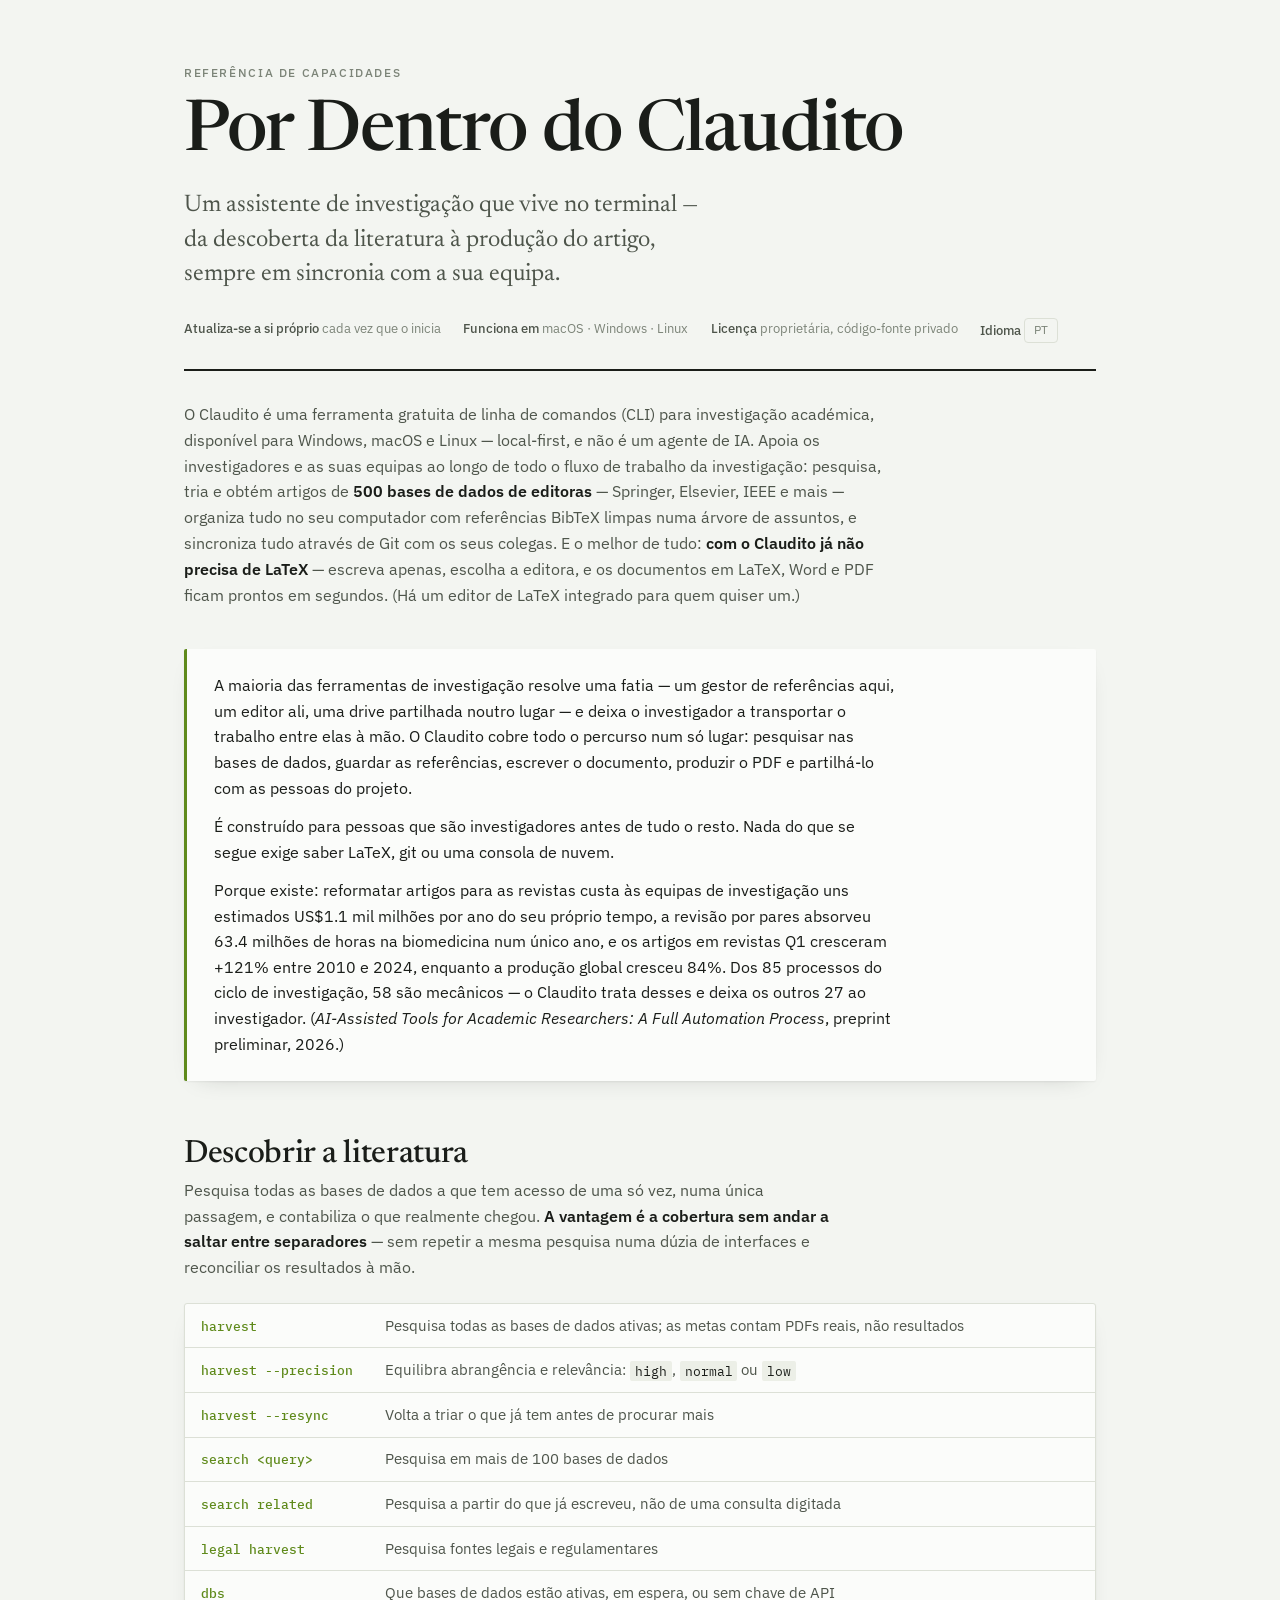
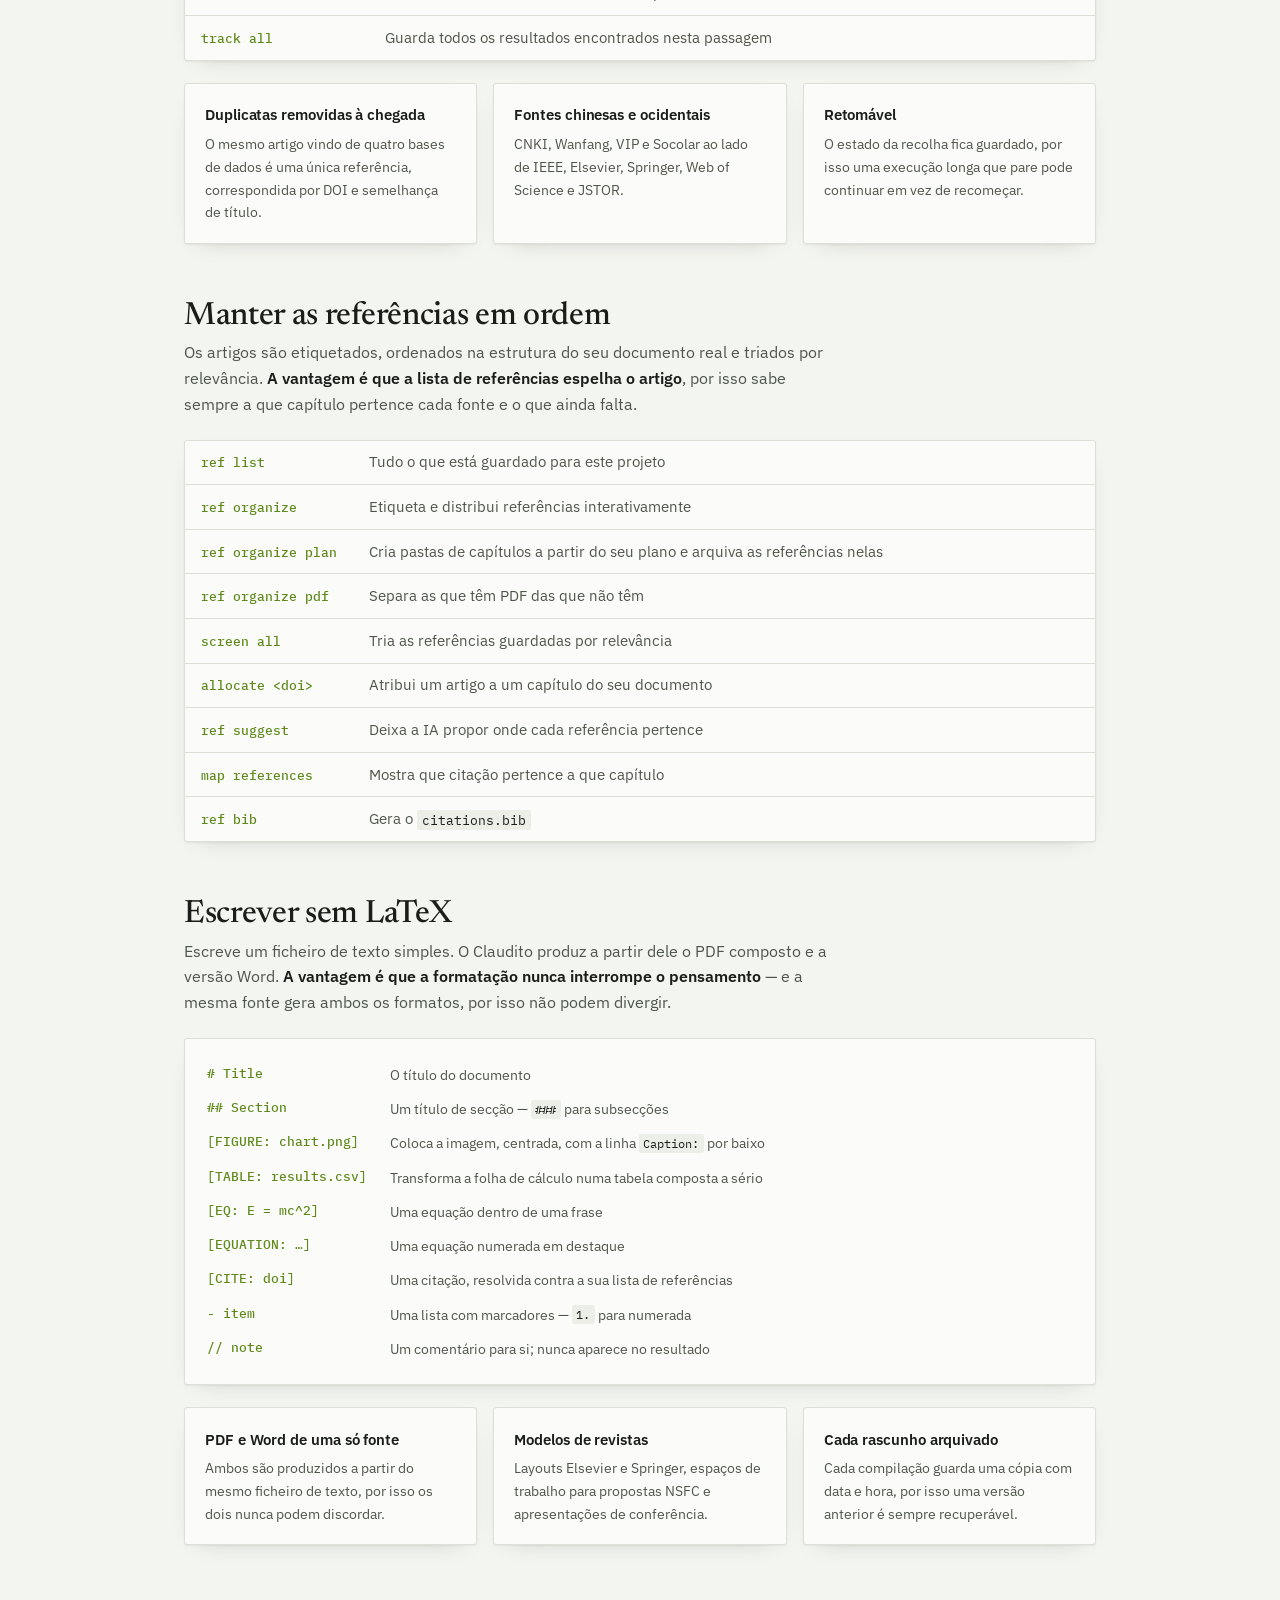
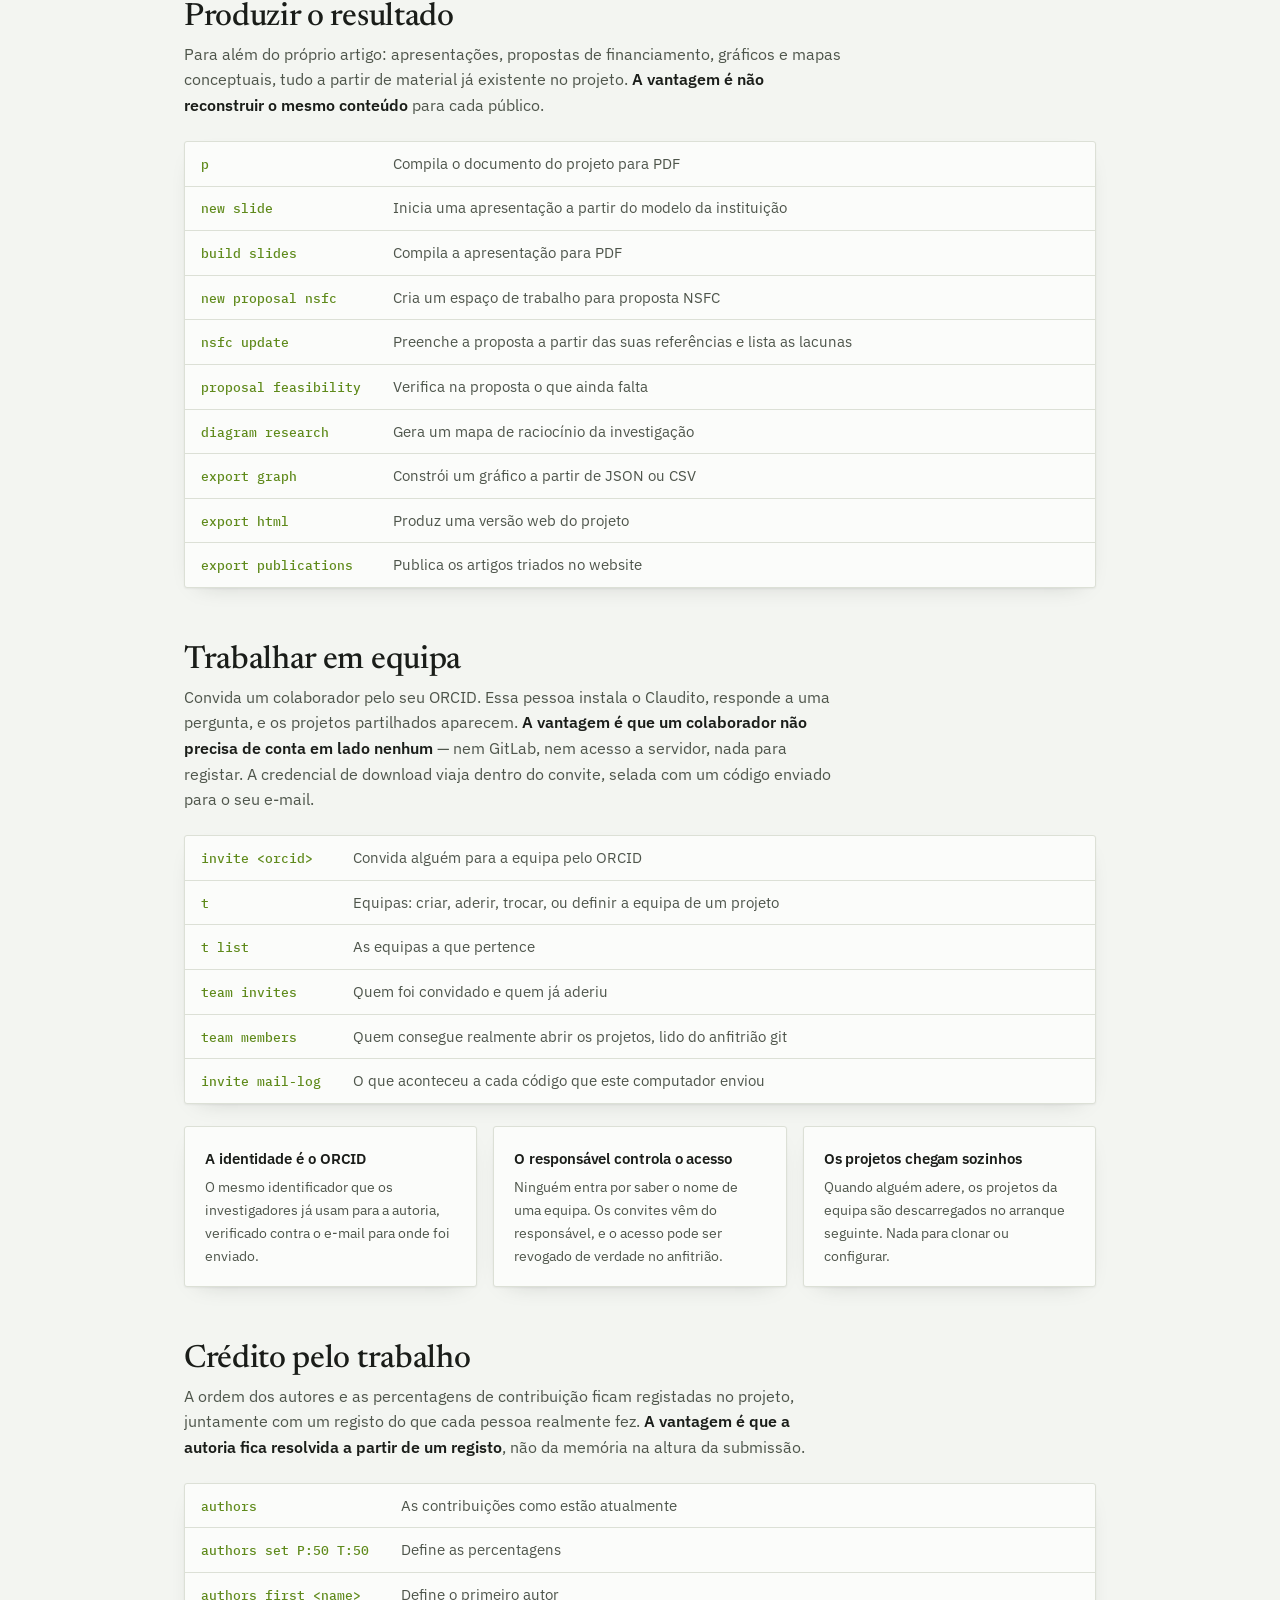
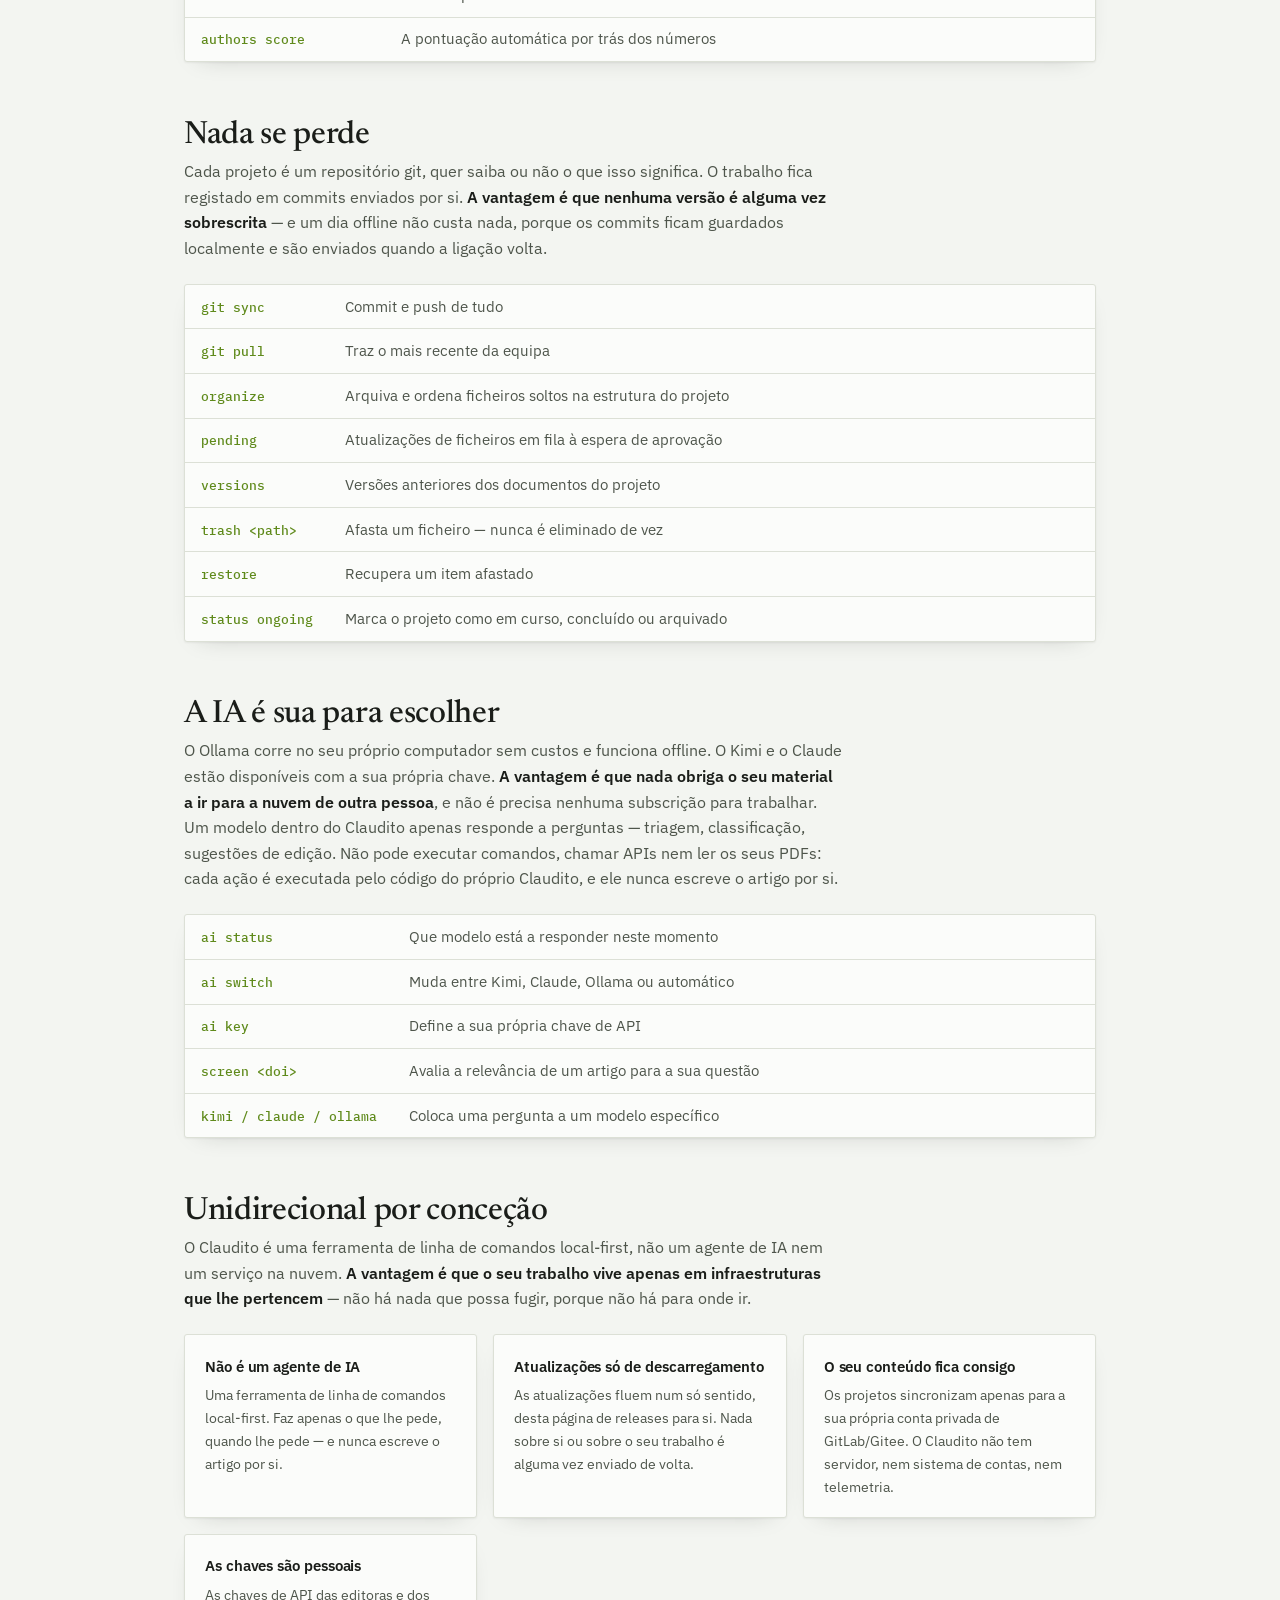
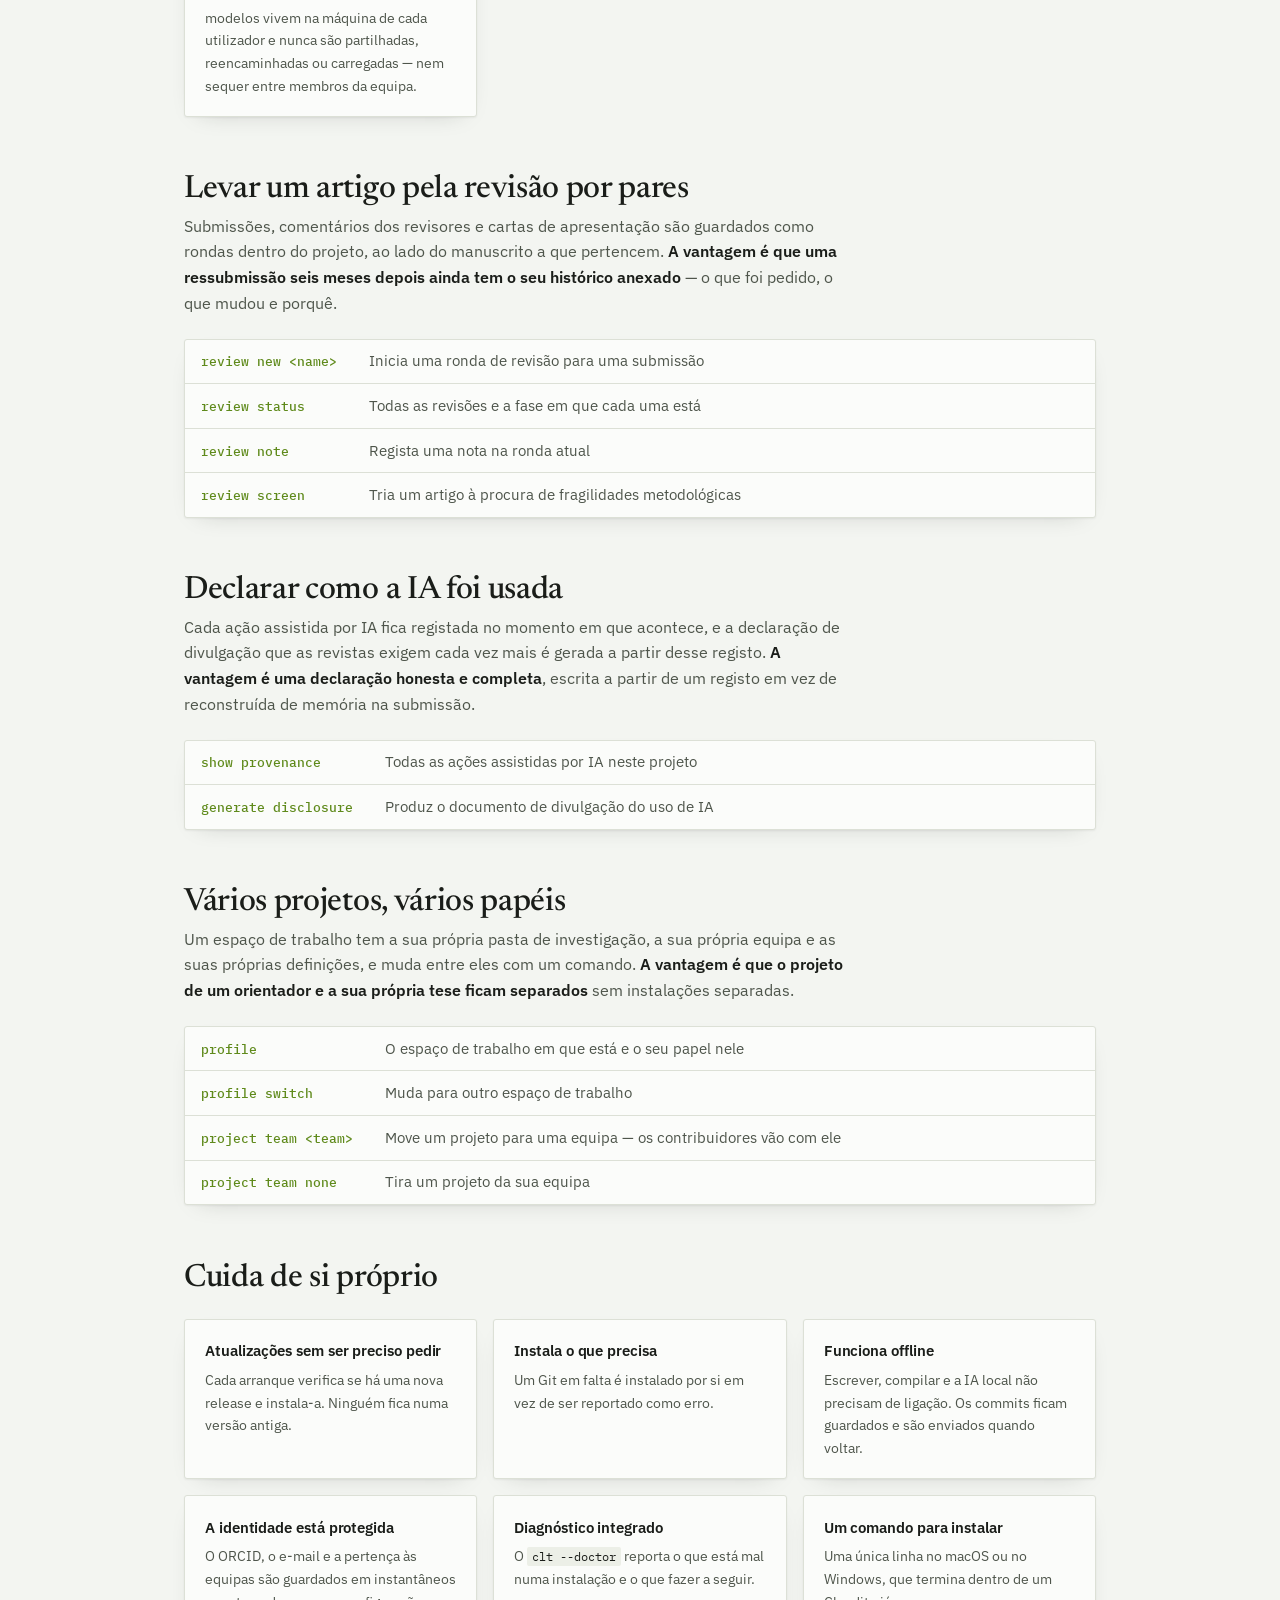
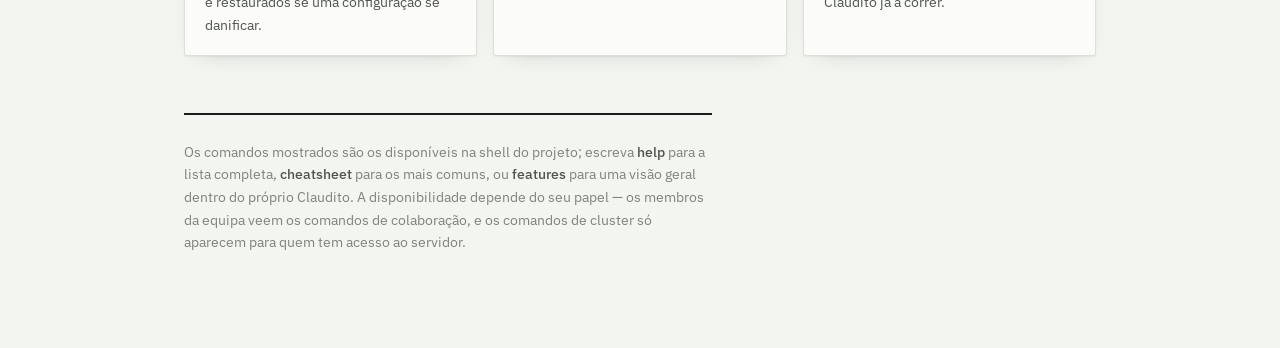
<file: index-pt.html>
<!doctype html>
<html lang="pt">
<head>
<meta charset="utf-8">
<meta name="viewport" content="width=device-width, initial-scale=1">
<meta name="description" content="O que o Claudito faz e porque é importante — da descoberta da literatura à produção do artigo, sempre em sincronia com a sua equipa.">
<title>Por Dentro do Claudito</title>
<link rel="preconnect" href="https://fonts.googleapis.com">
<link rel="preconnect" href="https://fonts.gstatic.com" crossorigin>
<link rel="stylesheet" href="https://fonts.googleapis.com/css2?family=Newsreader:ital,opsz,wght@0,6..72,400;0,6..72,500;0,6..72,600;1,6..72,400&family=IBM+Plex+Mono:wght@400;500&family=IBM+Plex+Sans:wght@400;500;600&display=swap">
<style>
  :root {
    --paper:      #F3F5F1;
    --surface:    #FBFCFA;
    --ink:        #1A1D19;
    --ink-soft:   #4E554B;
    --ink-faint:  #7C8478;
    --rule:       #DCE0D6;
    --accent:     #5F8A1B;
    --accent-dim: #EBF1DF;
    --code-bg:    #ECEFE7;
    --shadow:     0 1px 2px rgba(26,29,25,.05), 0 8px 24px -16px rgba(26,29,25,.28);
  }
  @media (prefers-color-scheme: dark) {
    :root:not([data-theme="light"]) {
      --paper:      #131612;
      --surface:    #1B1F19;
      --ink:        #E9EDE4;
      --ink-soft:   #AFB8A8;
      --ink-faint:  #7E8777;
      --rule:       #2C3228;
      --accent:     #A6CE39;
      --accent-dim: #232A19;
      --code-bg:    #202619;
      --shadow:     0 1px 2px rgba(0,0,0,.4), 0 8px 24px -16px rgba(0,0,0,.8);
    }
  }
  :root[data-theme="dark"] {
    --paper:      #131612;
    --surface:    #1B1F19;
    --ink:        #E9EDE4;
    --ink-soft:   #AFB8A8;
    --ink-faint:  #7E8777;
    --rule:       #2C3228;
    --accent:     #A6CE39;
    --accent-dim: #232A19;
    --code-bg:    #202619;
    --shadow:     0 1px 2px rgba(0,0,0,.4), 0 8px 24px -16px rgba(0,0,0,.8);
  }

  * { box-sizing: border-box; }

  body {
    margin: 0;
    background: var(--paper);
    color: var(--ink);
    font-family: "IBM Plex Sans", ui-sans-serif, system-ui, sans-serif;
    font-size: 16px;
    line-height: 1.6;
    -webkit-font-smoothing: antialiased;
  }

  .wrap {
    max-width: 62rem;
    margin: 0 auto;
    padding: clamp(2rem, 5vw, 4.5rem) clamp(1.1rem, 4vw, 2.5rem) 5rem;
  }

  /* ── masthead ─────────────────────────────────────────── */
  .masthead { border-bottom: 2px solid var(--ink); padding-bottom: 1.6rem; }

  .eyebrow {
    font-size: .72rem;
    letter-spacing: .14em;
    text-transform: uppercase;
    color: var(--ink-faint);
    font-weight: 500;
    margin: 0 0 1rem;
  }

  h1 {
    font-family: Newsreader, Georgia, serif;
    font-weight: 500;
    font-size: clamp(2.6rem, 7vw, 4.4rem);
    line-height: 1.02;
    letter-spacing: -.02em;
    margin: 0;
    text-wrap: balance;
  }

  .standfirst {
    font-family: Newsreader, Georgia, serif;
    font-size: clamp(1.15rem, 2.4vw, 1.5rem);
    line-height: 1.45;
    color: var(--ink-soft);
    max-width: 40ch;
    margin: 1.1rem 0 0;
  }

  .meta {
    display: flex;
    flex-wrap: wrap;
    gap: .5rem 1.4rem;
    margin-top: 1.6rem;
    font-size: .82rem;
    color: var(--ink-faint);
  }
  .meta b { color: var(--ink-soft); font-weight: 500; }
  .langbtn { background: none; border: 1px solid var(--rule); border-radius: 4px; color: var(--ink-faint); font: inherit; font-size: .78rem; padding: .1rem .55rem; cursor: pointer; }
  .langbtn:hover { color: var(--accent); border-color: var(--accent); }

  /* ── intro pitch ──────────────────────────────────────── */
  .intro {
    margin: 1.9rem 0 0;
    font-size: 1.01rem;
    color: var(--ink-soft);
    max-width: 72ch;
  }
  .intro b { color: var(--ink); font-weight: 600; }

  /* ── premise ──────────────────────────────────────────── */
  .premise {
    margin: 2.6rem 0 0;
    padding: 1.5rem 1.7rem;
    background: var(--surface);
    border-left: 3px solid var(--accent);
    border-radius: 2px;
    box-shadow: var(--shadow);
  }
  .premise p { margin: 0; max-width: 68ch; }
  .premise p + p { margin-top: .8rem; }

  /* ── sections ─────────────────────────────────────────── */
  section { margin-top: 3.4rem; }

  h2 {
    font-family: Newsreader, Georgia, serif;
    font-weight: 500;
    font-size: clamp(1.5rem, 3.2vw, 2rem);
    line-height: 1.15;
    letter-spacing: -.01em;
    margin: 0 0 .35rem;
    text-wrap: balance;
  }

  .why {
    color: var(--ink-soft);
    max-width: 66ch;
    margin: 0 0 1.4rem;
  }
  .why strong { color: var(--ink); font-weight: 600; }

  /* ── command tables ───────────────────────────────────── */
  .cmds {
    background: var(--surface);
    border: 1px solid var(--rule);
    border-radius: 3px;
    overflow-x: auto;
    box-shadow: var(--shadow);
  }
  table { border-collapse: collapse; width: 100%; min-width: 30rem; }
  td {
    padding: .62rem 1rem;
    border-bottom: 1px solid var(--rule);
    vertical-align: baseline;
  }
  tr:last-child td { border-bottom: none; }
  td.cmd {
    font-family: "IBM Plex Mono", ui-monospace, monospace;
    font-size: .82rem;
    color: var(--accent);
    white-space: nowrap;
    width: 1%;
    font-weight: 500;
  }
  td.does { color: var(--ink-soft); font-size: .93rem; }

  /* ── highlight cards ──────────────────────────────────── */
  .grid {
    display: grid;
    grid-template-columns: repeat(auto-fit, minmax(15rem, 1fr));
    gap: 1rem;
    margin-top: 1.4rem;
  }
  .card {
    background: var(--surface);
    border: 1px solid var(--rule);
    border-radius: 3px;
    padding: 1.15rem 1.25rem;
    box-shadow: var(--shadow);
  }
  .card h3 {
    font-size: .95rem;
    font-weight: 600;
    margin: 0 0 .4rem;
    letter-spacing: -.005em;
  }
  .card p { margin: 0; font-size: .89rem; color: var(--ink-soft); }

  code {
    font-family: "IBM Plex Mono", ui-monospace, monospace;
    font-size: .86em;
    background: var(--code-bg);
    padding: .12em .38em;
    border-radius: 2px;
    color: var(--ink);
  }

  /* ── the syntax sheet ─────────────────────────────────── */
  .syntax {
    display: grid;
    grid-template-columns: auto 1fr;
    gap: .1rem 1.4rem;
    background: var(--surface);
    border: 1px solid var(--rule);
    border-radius: 3px;
    padding: 1.2rem 1.4rem;
    overflow-x: auto;
    box-shadow: var(--shadow);
  }
  .syntax dt {
    font-family: "IBM Plex Mono", ui-monospace, monospace;
    font-size: .82rem;
    color: var(--accent);
    white-space: nowrap;
    padding: .3rem 0;
    font-weight: 500;
  }
  .syntax dd {
    margin: 0;
    padding: .3rem 0;
    font-size: .9rem;
    color: var(--ink-soft);
  }

  /* ── closing ──────────────────────────────────────────── */
  .close {
    margin-top: 3.6rem;
    padding-top: 1.6rem;
    border-top: 2px solid var(--ink);
    font-size: .88rem;
    color: var(--ink-faint);
    max-width: 66ch;
  }
  .close b { color: var(--ink-soft); font-weight: 500; }

  a { color: var(--accent); text-decoration-thickness: 1px; text-underline-offset: 2px; }
  a:focus-visible, :focus-visible { outline: 2px solid var(--accent); outline-offset: 2px; }
</style>
</head>
<body>
<div class="wrap">

  <header class="masthead">
    <p class="eyebrow">Referência de capacidades</p>
    <h1>Por Dentro do Claudito</h1>
    <p class="standfirst">Um assistente de investigação que vive no terminal — da descoberta da literatura à produção do artigo, sempre em sincronia com a sua equipa.</p>
    <div class="meta">
      <span><b>Atualiza-se a si próprio</b> cada vez que o inicia</span>
      <span><b>Funciona em</b> macOS · Windows · Linux</span>
      <span><b>Licença</b> proprietária, código-fonte privado</span>
      <span><b>Idioma</b> <button class="langbtn" type="button" onclick="var f=location.pathname.split('/').pop()||'index.html',b=f.replace(/-(zh|pt)(?=\.html$)/,'');location.href=f===b?b.replace('.html','-zh.html'):f.indexOf('-zh')>0?b.replace('.html','-pt.html'):b">PT</button></span>
    </div>
  </header>

  <p class="intro">O Claudito é uma ferramenta gratuita de linha de comandos (CLI) para investigação académica, disponível para Windows, macOS e Linux — local-first, e não é um agente de IA. Apoia os investigadores e as suas equipas ao longo de todo o fluxo de trabalho da investigação: pesquisa, tria e obtém artigos de <b>500 bases de dados de editoras</b> — Springer, Elsevier, IEEE e mais — organiza tudo no seu computador com referências BibTeX limpas numa árvore de assuntos, e sincroniza tudo através de Git com os seus colegas. E o melhor de tudo: <b>com o Claudito já não precisa de LaTeX</b> — escreva apenas, escolha a editora, e os documentos em LaTeX, Word e PDF ficam prontos em segundos. (Há um editor de LaTeX integrado para quem quiser um.)</p>

  <div class="premise">
    <p>A maioria das ferramentas de investigação resolve uma fatia — um gestor de referências aqui, um editor ali, uma drive partilhada noutro lugar — e deixa o investigador a transportar o trabalho entre elas à mão. O Claudito cobre todo o percurso num só lugar: pesquisar nas bases de dados, guardar as referências, escrever o documento, produzir o PDF e partilhá-lo com as pessoas do projeto.</p>
    <p>É construído para pessoas que são investigadores antes de tudo o resto. Nada do que se segue exige saber LaTeX, git ou uma consola de nuvem.</p>
    <p>Porque existe: reformatar artigos para as revistas custa às equipas de investigação uns estimados US$1.1 mil milhões por ano do seu próprio tempo, a revisão por pares absorveu 63.4 milhões de horas na biomedicina num único ano, e os artigos em revistas Q1 cresceram +121% entre 2010 e 2024, enquanto a produção global cresceu 84%. Dos 85 processos do ciclo de investigação, 58 são mecânicos — o Claudito trata desses e deixa os outros 27 ao investigador. (<em>AI-Assisted Tools for Academic Researchers: A Full Automation Process</em>, preprint preliminar, 2026.)</p>
  </div>

  <section>
    <h2>Descobrir a literatura</h2>
    <p class="why">Pesquisa todas as bases de dados a que tem acesso de uma só vez, numa única passagem, e contabiliza o que realmente chegou. <strong>A vantagem é a cobertura sem andar a saltar entre separadores</strong> — sem repetir a mesma pesquisa numa dúzia de interfaces e reconciliar os resultados à mão.</p>
    <div class="cmds">
      <table>
        <tr><td class="cmd">harvest</td><td class="does">Pesquisa todas as bases de dados ativas; as metas contam PDFs reais, não resultados</td></tr>
        <tr><td class="cmd">harvest --precision</td><td class="does">Equilibra abrangência e relevância: <code>high</code>, <code>normal</code> ou <code>low</code></td></tr>
        <tr><td class="cmd">harvest --resync</td><td class="does">Volta a triar o que já tem antes de procurar mais</td></tr>
        <tr><td class="cmd">search &lt;query&gt;</td><td class="does">Pesquisa em mais de 100 bases de dados</td></tr>
        <tr><td class="cmd">search related</td><td class="does">Pesquisa a partir do que já escreveu, não de uma consulta digitada</td></tr>
        <tr><td class="cmd">legal harvest</td><td class="does">Pesquisa fontes legais e regulamentares</td></tr>
        <tr><td class="cmd">dbs</td><td class="does">Que bases de dados estão ativas, em espera, ou sem chave de API</td></tr>
        <tr><td class="cmd">track all</td><td class="does">Guarda todos os resultados encontrados nesta passagem</td></tr>
      </table>
    </div>
    <div class="grid">
      <div class="card"><h3>Duplicatas removidas à chegada</h3><p>O mesmo artigo vindo de quatro bases de dados é uma única referência, correspondida por DOI e semelhança de título.</p></div>
      <div class="card"><h3>Fontes chinesas e ocidentais</h3><p>CNKI, Wanfang, VIP e Socolar ao lado de IEEE, Elsevier, Springer, Web of Science e JSTOR.</p></div>
      <div class="card"><h3>Retomável</h3><p>O estado da recolha fica guardado, por isso uma execução longa que pare pode continuar em vez de recomeçar.</p></div>
    </div>
  </section>

  <section>
    <h2>Manter as referências em ordem</h2>
    <p class="why">Os artigos são etiquetados, ordenados na estrutura do seu documento real e triados por relevância. <strong>A vantagem é que a lista de referências espelha o artigo</strong>, por isso sabe sempre a que capítulo pertence cada fonte e o que ainda falta.</p>
    <div class="cmds">
      <table>
        <tr><td class="cmd">ref list</td><td class="does">Tudo o que está guardado para este projeto</td></tr>
        <tr><td class="cmd">ref organize</td><td class="does">Etiqueta e distribui referências interativamente</td></tr>
        <tr><td class="cmd">ref organize plan</td><td class="does">Cria pastas de capítulos a partir do seu plano e arquiva as referências nelas</td></tr>
        <tr><td class="cmd">ref organize pdf</td><td class="does">Separa as que têm PDF das que não têm</td></tr>
        <tr><td class="cmd">screen all</td><td class="does">Tria as referências guardadas por relevância</td></tr>
        <tr><td class="cmd">allocate &lt;doi&gt;</td><td class="does">Atribui um artigo a um capítulo do seu documento</td></tr>
        <tr><td class="cmd">ref suggest</td><td class="does">Deixa a IA propor onde cada referência pertence</td></tr>
        <tr><td class="cmd">map references</td><td class="does">Mostra que citação pertence a que capítulo</td></tr>
        <tr><td class="cmd">ref bib</td><td class="does">Gera o <code>citations.bib</code></td></tr>
      </table>
    </div>
  </section>

  <section>
    <h2>Escrever sem LaTeX</h2>
    <p class="why">Escreve um ficheiro de texto simples. O Claudito produz a partir dele o PDF composto e a versão Word. <strong>A vantagem é que a formatação nunca interrompe o pensamento</strong> — e a mesma fonte gera ambos os formatos, por isso não podem divergir.</p>
    <dl class="syntax">
      <dt># Title</dt><dd>O título do documento</dd>
      <dt>## Section</dt><dd>Um título de secção — <code>###</code> para subsecções</dd>
      <dt>[FIGURE: chart.png]</dt><dd>Coloca a imagem, centrada, com a linha <code>Caption:</code> por baixo</dd>
      <dt>[TABLE: results.csv]</dt><dd>Transforma a folha de cálculo numa tabela composta a sério</dd>
      <dt>[EQ: E = mc^2]</dt><dd>Uma equação dentro de uma frase</dd>
      <dt>[EQUATION: …]</dt><dd>Uma equação numerada em destaque</dd>
      <dt>[CITE: doi]</dt><dd>Uma citação, resolvida contra a sua lista de referências</dd>
      <dt>- item</dt><dd>Uma lista com marcadores — <code>1.</code> para numerada</dd>
      <dt>// note</dt><dd>Um comentário para si; nunca aparece no resultado</dd>
    </dl>
    <div class="grid">
      <div class="card"><h3>PDF e Word de uma só fonte</h3><p>Ambos são produzidos a partir do mesmo ficheiro de texto, por isso os dois nunca podem discordar.</p></div>
      <div class="card"><h3>Modelos de revistas</h3><p>Layouts Elsevier e Springer, espaços de trabalho para propostas NSFC e apresentações de conferência.</p></div>
      <div class="card"><h3>Cada rascunho arquivado</h3><p>Cada compilação guarda uma cópia com data e hora, por isso uma versão anterior é sempre recuperável.</p></div>
    </div>
  </section>

  <section>
    <h2>Produzir o resultado</h2>
    <p class="why">Para além do próprio artigo: apresentações, propostas de financiamento, gráficos e mapas conceptuais, tudo a partir de material já existente no projeto. <strong>A vantagem é não reconstruir o mesmo conteúdo</strong> para cada público.</p>
    <div class="cmds">
      <table>
        <tr><td class="cmd">p</td><td class="does">Compila o documento do projeto para PDF</td></tr>
        <tr><td class="cmd">new slide</td><td class="does">Inicia uma apresentação a partir do modelo da instituição</td></tr>
        <tr><td class="cmd">build slides</td><td class="does">Compila a apresentação para PDF</td></tr>
        <tr><td class="cmd">new proposal nsfc</td><td class="does">Cria um espaço de trabalho para proposta NSFC</td></tr>
        <tr><td class="cmd">nsfc update</td><td class="does">Preenche a proposta a partir das suas referências e lista as lacunas</td></tr>
        <tr><td class="cmd">proposal feasibility</td><td class="does">Verifica na proposta o que ainda falta</td></tr>
        <tr><td class="cmd">diagram research</td><td class="does">Gera um mapa de raciocínio da investigação</td></tr>
        <tr><td class="cmd">export graph</td><td class="does">Constrói um gráfico a partir de JSON ou CSV</td></tr>
        <tr><td class="cmd">export html</td><td class="does">Produz uma versão web do projeto</td></tr>
        <tr><td class="cmd">export publications</td><td class="does">Publica os artigos triados no website</td></tr>
      </table>
    </div>
  </section>

  <section>
    <h2>Trabalhar em equipa</h2>
    <p class="why">Convida um colaborador pelo seu ORCID. Essa pessoa instala o Claudito, responde a uma pergunta, e os projetos partilhados aparecem. <strong>A vantagem é que um colaborador não precisa de conta em lado nenhum</strong> — nem GitLab, nem acesso a servidor, nada para registar. A credencial de download viaja dentro do convite, selada com um código enviado para o seu e-mail.</p>
    <div class="cmds">
      <table>
        <tr><td class="cmd">invite &lt;orcid&gt;</td><td class="does">Convida alguém para a equipa pelo ORCID</td></tr>
        <tr><td class="cmd">t</td><td class="does">Equipas: criar, aderir, trocar, ou definir a equipa de um projeto</td></tr>
        <tr><td class="cmd">t list</td><td class="does">As equipas a que pertence</td></tr>
        <tr><td class="cmd">team invites</td><td class="does">Quem foi convidado e quem já aderiu</td></tr>
        <tr><td class="cmd">team members</td><td class="does">Quem consegue realmente abrir os projetos, lido do anfitrião git</td></tr>
        <tr><td class="cmd">invite mail-log</td><td class="does">O que aconteceu a cada código que este computador enviou</td></tr>
      </table>
    </div>
    <div class="grid">
      <div class="card"><h3>A identidade é o ORCID</h3><p>O mesmo identificador que os investigadores já usam para a autoria, verificado contra o e-mail para onde foi enviado.</p></div>
      <div class="card"><h3>O responsável controla o acesso</h3><p>Ninguém entra por saber o nome de uma equipa. Os convites vêm do responsável, e o acesso pode ser revogado de verdade no anfitrião.</p></div>
      <div class="card"><h3>Os projetos chegam sozinhos</h3><p>Quando alguém adere, os projetos da equipa são descarregados no arranque seguinte. Nada para clonar ou configurar.</p></div>
    </div>
  </section>

  <section>
    <h2>Crédito pelo trabalho</h2>
    <p class="why">A ordem dos autores e as percentagens de contribuição ficam registadas no projeto, juntamente com um registo do que cada pessoa realmente fez. <strong>A vantagem é que a autoria fica resolvida a partir de um registo</strong>, não da memória na altura da submissão.</p>
    <div class="cmds">
      <table>
        <tr><td class="cmd">authors</td><td class="does">As contribuições como estão atualmente</td></tr>
        <tr><td class="cmd">authors set P:50 T:50</td><td class="does">Define as percentagens</td></tr>
        <tr><td class="cmd">authors first &lt;name&gt;</td><td class="does">Define o primeiro autor</td></tr>
        <tr><td class="cmd">authors score</td><td class="does">A pontuação automática por trás dos números</td></tr>
      </table>
    </div>
  </section>

  <section>
    <h2>Nada se perde</h2>
    <p class="why">Cada projeto é um repositório git, quer saiba ou não o que isso significa. O trabalho fica registado em commits enviados por si. <strong>A vantagem é que nenhuma versão é alguma vez sobrescrita</strong> — e um dia offline não custa nada, porque os commits ficam guardados localmente e são enviados quando a ligação volta.</p>
    <div class="cmds">
      <table>
        <tr><td class="cmd">git sync</td><td class="does">Commit e push de tudo</td></tr>
        <tr><td class="cmd">git pull</td><td class="does">Traz o mais recente da equipa</td></tr>
        <tr><td class="cmd">organize</td><td class="does">Arquiva e ordena ficheiros soltos na estrutura do projeto</td></tr>
        <tr><td class="cmd">pending</td><td class="does">Atualizações de ficheiros em fila à espera de aprovação</td></tr>
        <tr><td class="cmd">versions</td><td class="does">Versões anteriores dos documentos do projeto</td></tr>
        <tr><td class="cmd">trash &lt;path&gt;</td><td class="does">Afasta um ficheiro — nunca é eliminado de vez</td></tr>
        <tr><td class="cmd">restore</td><td class="does">Recupera um item afastado</td></tr>
        <tr><td class="cmd">status ongoing</td><td class="does">Marca o projeto como em curso, concluído ou arquivado</td></tr>
      </table>
    </div>
  </section>

  <section>
    <h2>A IA é sua para escolher</h2>
    <p class="why">O Ollama corre no seu próprio computador sem custos e funciona offline. O Kimi e o Claude estão disponíveis com a sua própria chave. <strong>A vantagem é que nada obriga o seu material a ir para a nuvem de outra pessoa</strong>, e não é precisa nenhuma subscrição para trabalhar. Um modelo dentro do Claudito apenas responde a perguntas — triagem, classificação, sugestões de edição. Não pode executar comandos, chamar APIs nem ler os seus PDFs: cada ação é executada pelo código do próprio Claudito, e ele nunca escreve o artigo por si.</p>
    <div class="cmds">
      <table>
        <tr><td class="cmd">ai status</td><td class="does">Que modelo está a responder neste momento</td></tr>
        <tr><td class="cmd">ai switch</td><td class="does">Muda entre Kimi, Claude, Ollama ou automático</td></tr>
        <tr><td class="cmd">ai key</td><td class="does">Define a sua própria chave de API</td></tr>
        <tr><td class="cmd">screen &lt;doi&gt;</td><td class="does">Avalia a relevância de um artigo para a sua questão</td></tr>
        <tr><td class="cmd">kimi / claude / ollama</td><td class="does">Coloca uma pergunta a um modelo específico</td></tr>
      </table>
    </div>
  </section>

  <section>
    <h2>Unidirecional por conceção</h2>
    <p class="why">O Claudito é uma ferramenta de linha de comandos local-first, não um agente de IA nem um serviço na nuvem. <strong>A vantagem é que o seu trabalho vive apenas em infraestruturas que lhe pertencem</strong> — não há nada que possa fugir, porque não há para onde ir.</p>
    <div class="grid">
      <div class="card"><h3>Não é um agente de IA</h3><p>Uma ferramenta de linha de comandos local-first. Faz apenas o que lhe pede, quando lhe pede — e nunca escreve o artigo por si.</p></div>
      <div class="card"><h3>Atualizações só de descarregamento</h3><p>As atualizações fluem num só sentido, desta página de releases para si. Nada sobre si ou sobre o seu trabalho é alguma vez enviado de volta.</p></div>
      <div class="card"><h3>O seu conteúdo fica consigo</h3><p>Os projetos sincronizam apenas para a sua própria conta privada de GitLab/Gitee. O Claudito não tem servidor, nem sistema de contas, nem telemetria.</p></div>
      <div class="card"><h3>As chaves são pessoais</h3><p>As chaves de API das editoras e dos modelos vivem na máquina de cada utilizador e nunca são partilhadas, reencaminhadas ou carregadas — nem sequer entre membros da equipa.</p></div>
    </div>
  </section>

  <section>
    <h2>Levar um artigo pela revisão por pares</h2>
    <p class="why">Submissões, comentários dos revisores e cartas de apresentação são guardados como rondas dentro do projeto, ao lado do manuscrito a que pertencem. <strong>A vantagem é que uma ressubmissão seis meses depois ainda tem o seu histórico anexado</strong> — o que foi pedido, o que mudou e porquê.</p>
    <div class="cmds">
      <table>
        <tr><td class="cmd">review new &lt;name&gt;</td><td class="does">Inicia uma ronda de revisão para uma submissão</td></tr>
        <tr><td class="cmd">review status</td><td class="does">Todas as revisões e a fase em que cada uma está</td></tr>
        <tr><td class="cmd">review note</td><td class="does">Regista uma nota na ronda atual</td></tr>
        <tr><td class="cmd">review screen</td><td class="does">Tria um artigo à procura de fragilidades metodológicas</td></tr>
      </table>
    </div>
  </section>

  <section>
    <h2>Declarar como a IA foi usada</h2>
    <p class="why">Cada ação assistida por IA fica registada no momento em que acontece, e a declaração de divulgação que as revistas exigem cada vez mais é gerada a partir desse registo. <strong>A vantagem é uma declaração honesta e completa</strong>, escrita a partir de um registo em vez de reconstruída de memória na submissão.</p>
    <div class="cmds">
      <table>
        <tr><td class="cmd">show provenance</td><td class="does">Todas as ações assistidas por IA neste projeto</td></tr>
        <tr><td class="cmd">generate disclosure</td><td class="does">Produz o documento de divulgação do uso de IA</td></tr>
      </table>
    </div>
  </section>

  <section>
    <h2>Vários projetos, vários papéis</h2>
    <p class="why">Um espaço de trabalho tem a sua própria pasta de investigação, a sua própria equipa e as suas próprias definições, e muda entre eles com um comando. <strong>A vantagem é que o projeto de um orientador e a sua própria tese ficam separados</strong> sem instalações separadas.</p>
    <div class="cmds">
      <table>
        <tr><td class="cmd">profile</td><td class="does">O espaço de trabalho em que está e o seu papel nele</td></tr>
        <tr><td class="cmd">profile switch</td><td class="does">Muda para outro espaço de trabalho</td></tr>
        <tr><td class="cmd">project team &lt;team&gt;</td><td class="does">Move um projeto para uma equipa — os contribuidores vão com ele</td></tr>
        <tr><td class="cmd">project team none</td><td class="does">Tira um projeto da sua equipa</td></tr>
      </table>
    </div>
  </section>

  <section>
    <h2>Cuida de si próprio</h2>
    <div class="grid">
      <div class="card"><h3>Atualizações sem ser preciso pedir</h3><p>Cada arranque verifica se há uma nova release e instala-a. Ninguém fica numa versão antiga.</p></div>
      <div class="card"><h3>Instala o que precisa</h3><p>Um Git em falta é instalado por si em vez de ser reportado como erro.</p></div>
      <div class="card"><h3>Funciona offline</h3><p>Escrever, compilar e a IA local não precisam de ligação. Os commits ficam guardados e são enviados quando voltar.</p></div>
      <div class="card"><h3>A identidade está protegida</h3><p>O ORCID, o e-mail e a pertença às equipas são guardados em instantâneos e restaurados se uma configuração se danificar.</p></div>
      <div class="card"><h3>Diagnóstico integrado</h3><p>O <code>clt --doctor</code> reporta o que está mal numa instalação e o que fazer a seguir.</p></div>
      <div class="card"><h3>Um comando para instalar</h3><p>Uma única linha no macOS ou no Windows, que termina dentro de um Claudito já a correr.</p></div>
    </div>
  </section>

  <p class="close">Os comandos mostrados são os disponíveis na shell do projeto; escreva <b>help</b> para a lista completa, <b>cheatsheet</b> para os mais comuns, ou <b>features</b> para uma visão geral dentro do próprio Claudito. A disponibilidade depende do seu papel — os membros da equipa veem os comandos de colaboração, e os comandos de cluster só aparecem para quem tem acesso ao servidor.</p>

</div>
</body>
</html>
</file>
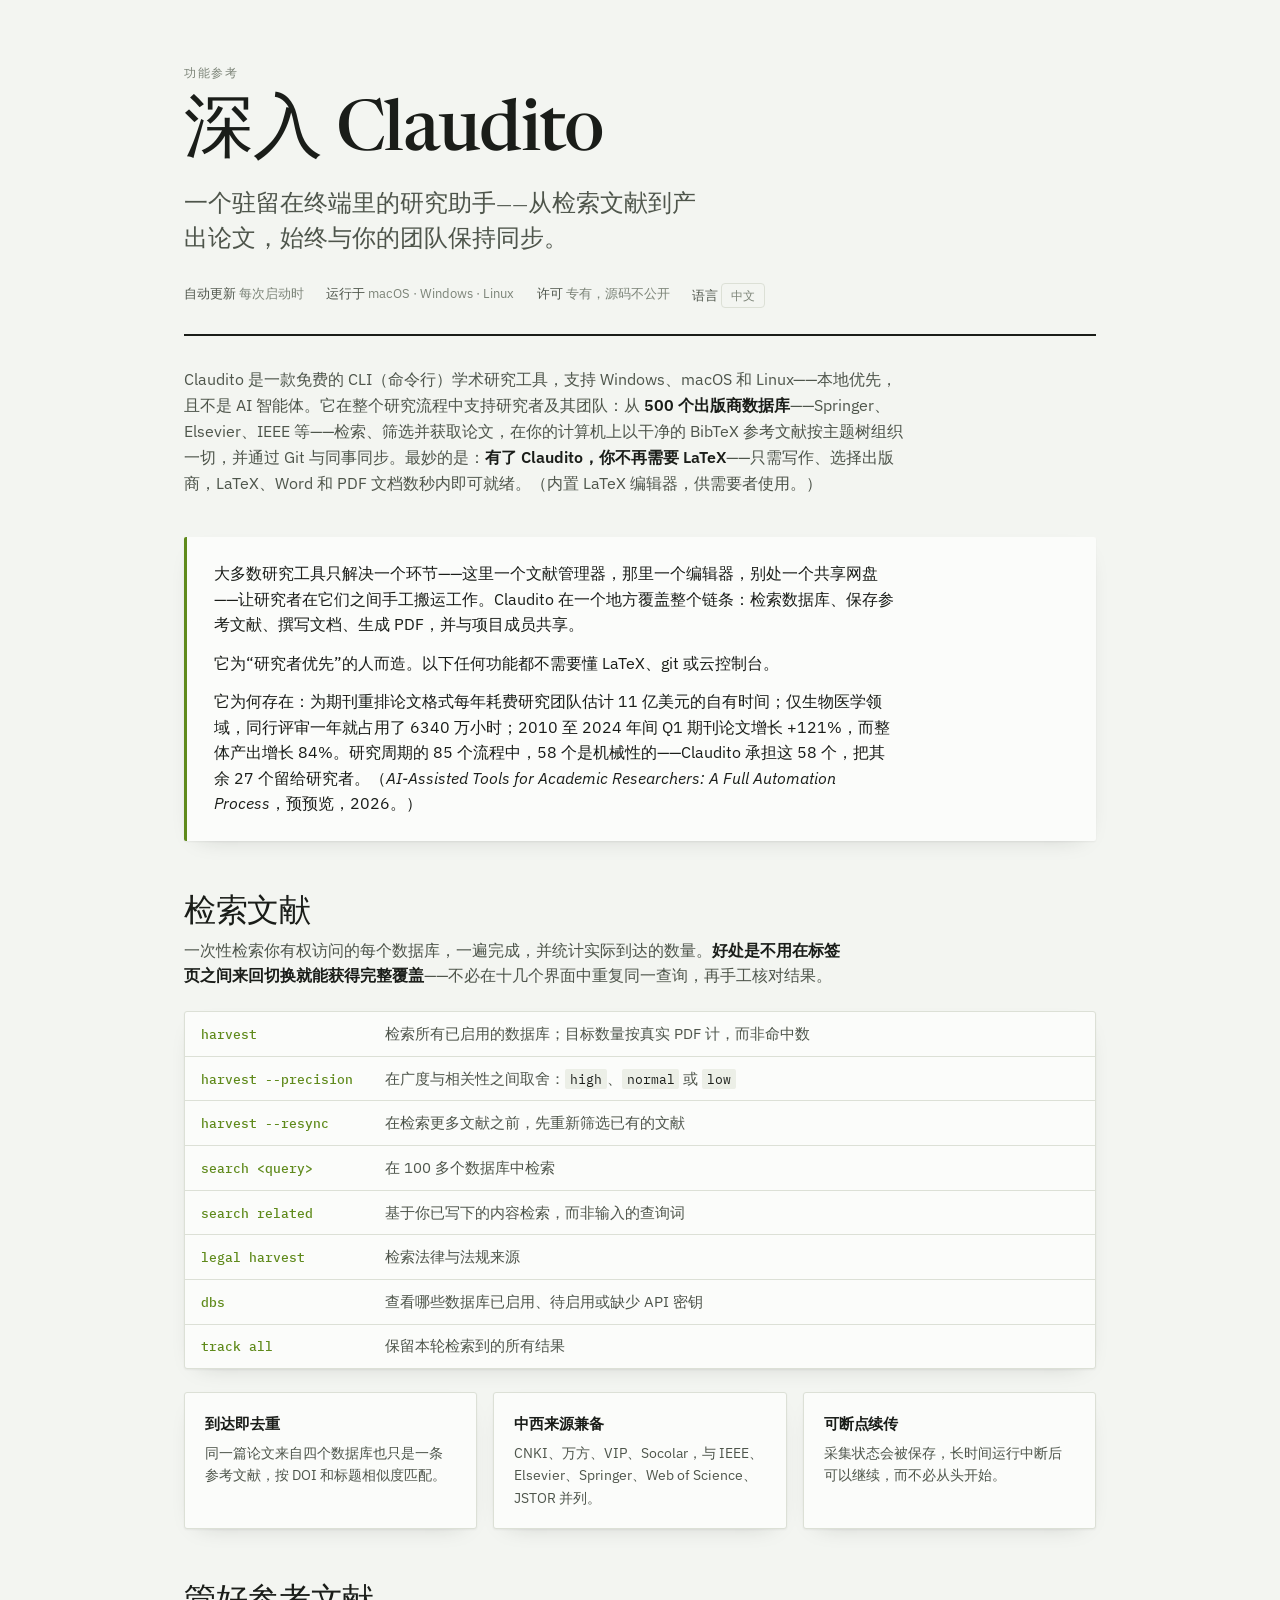
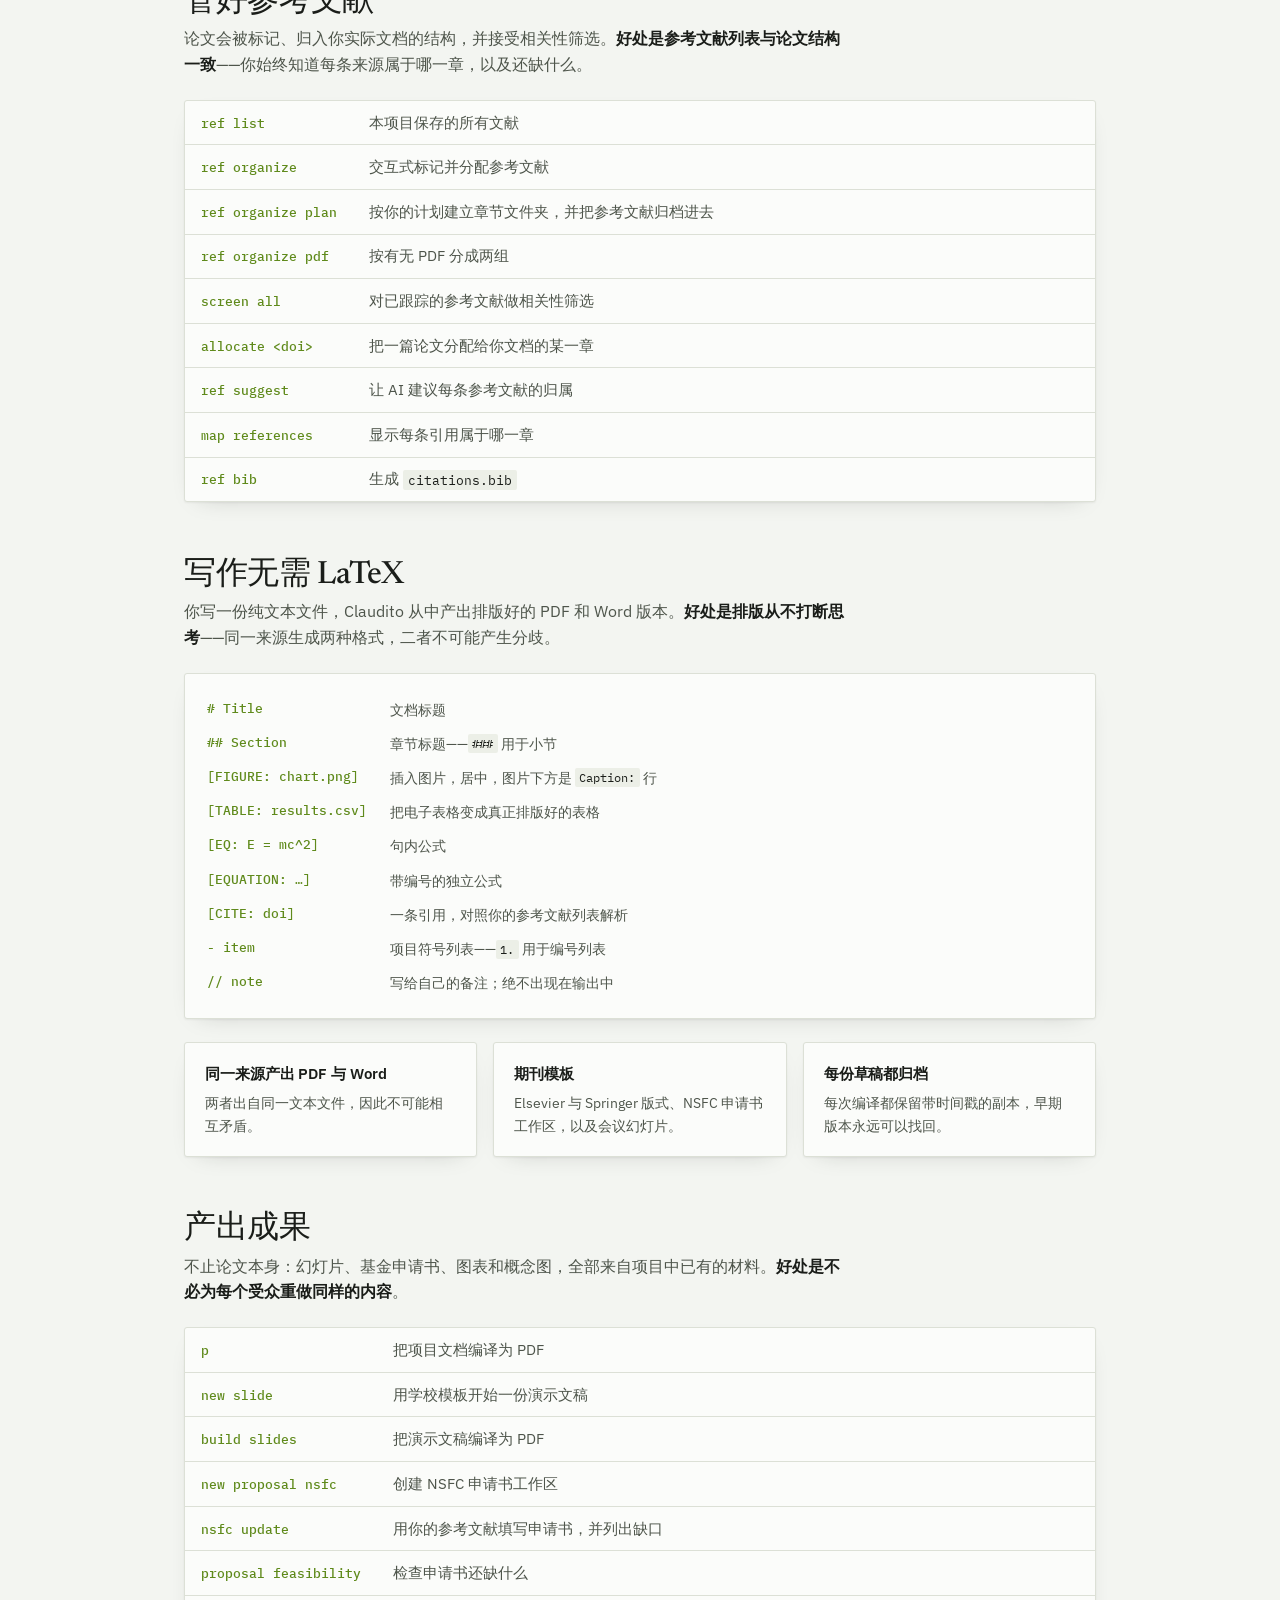
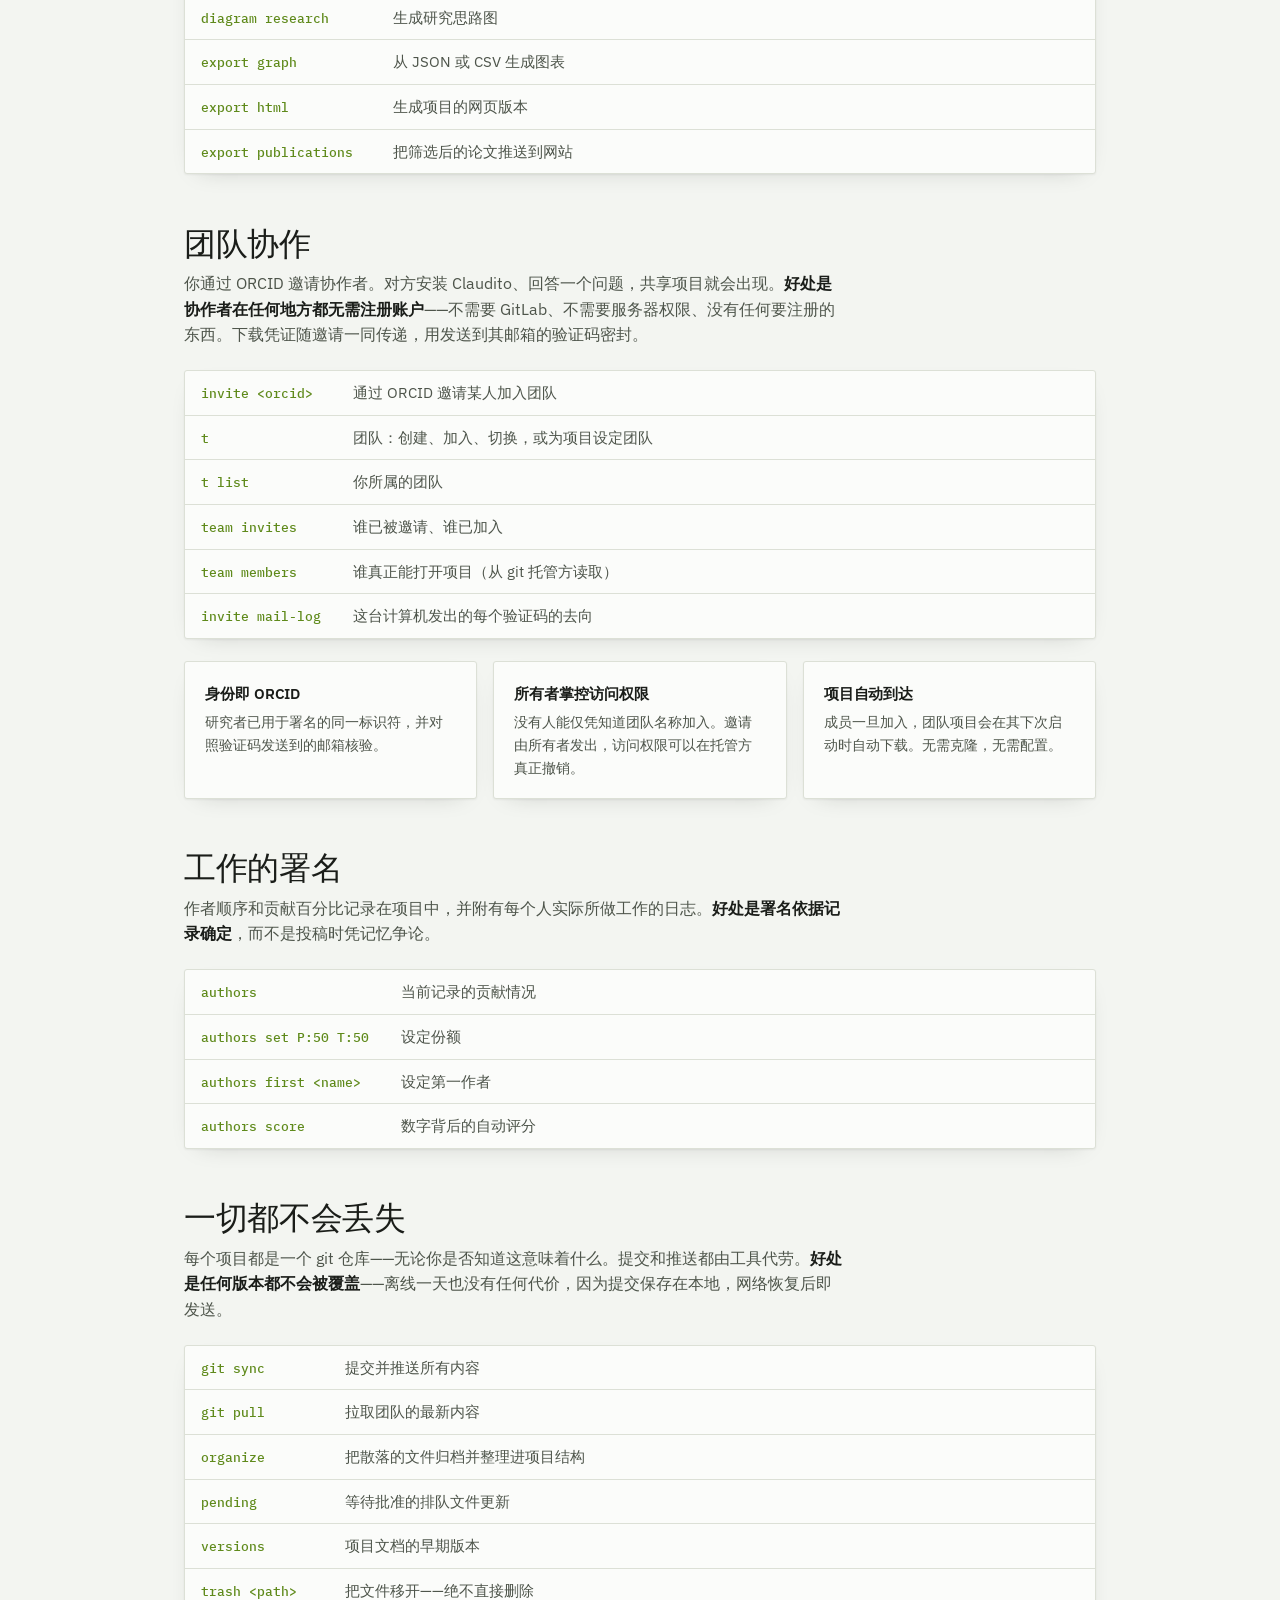
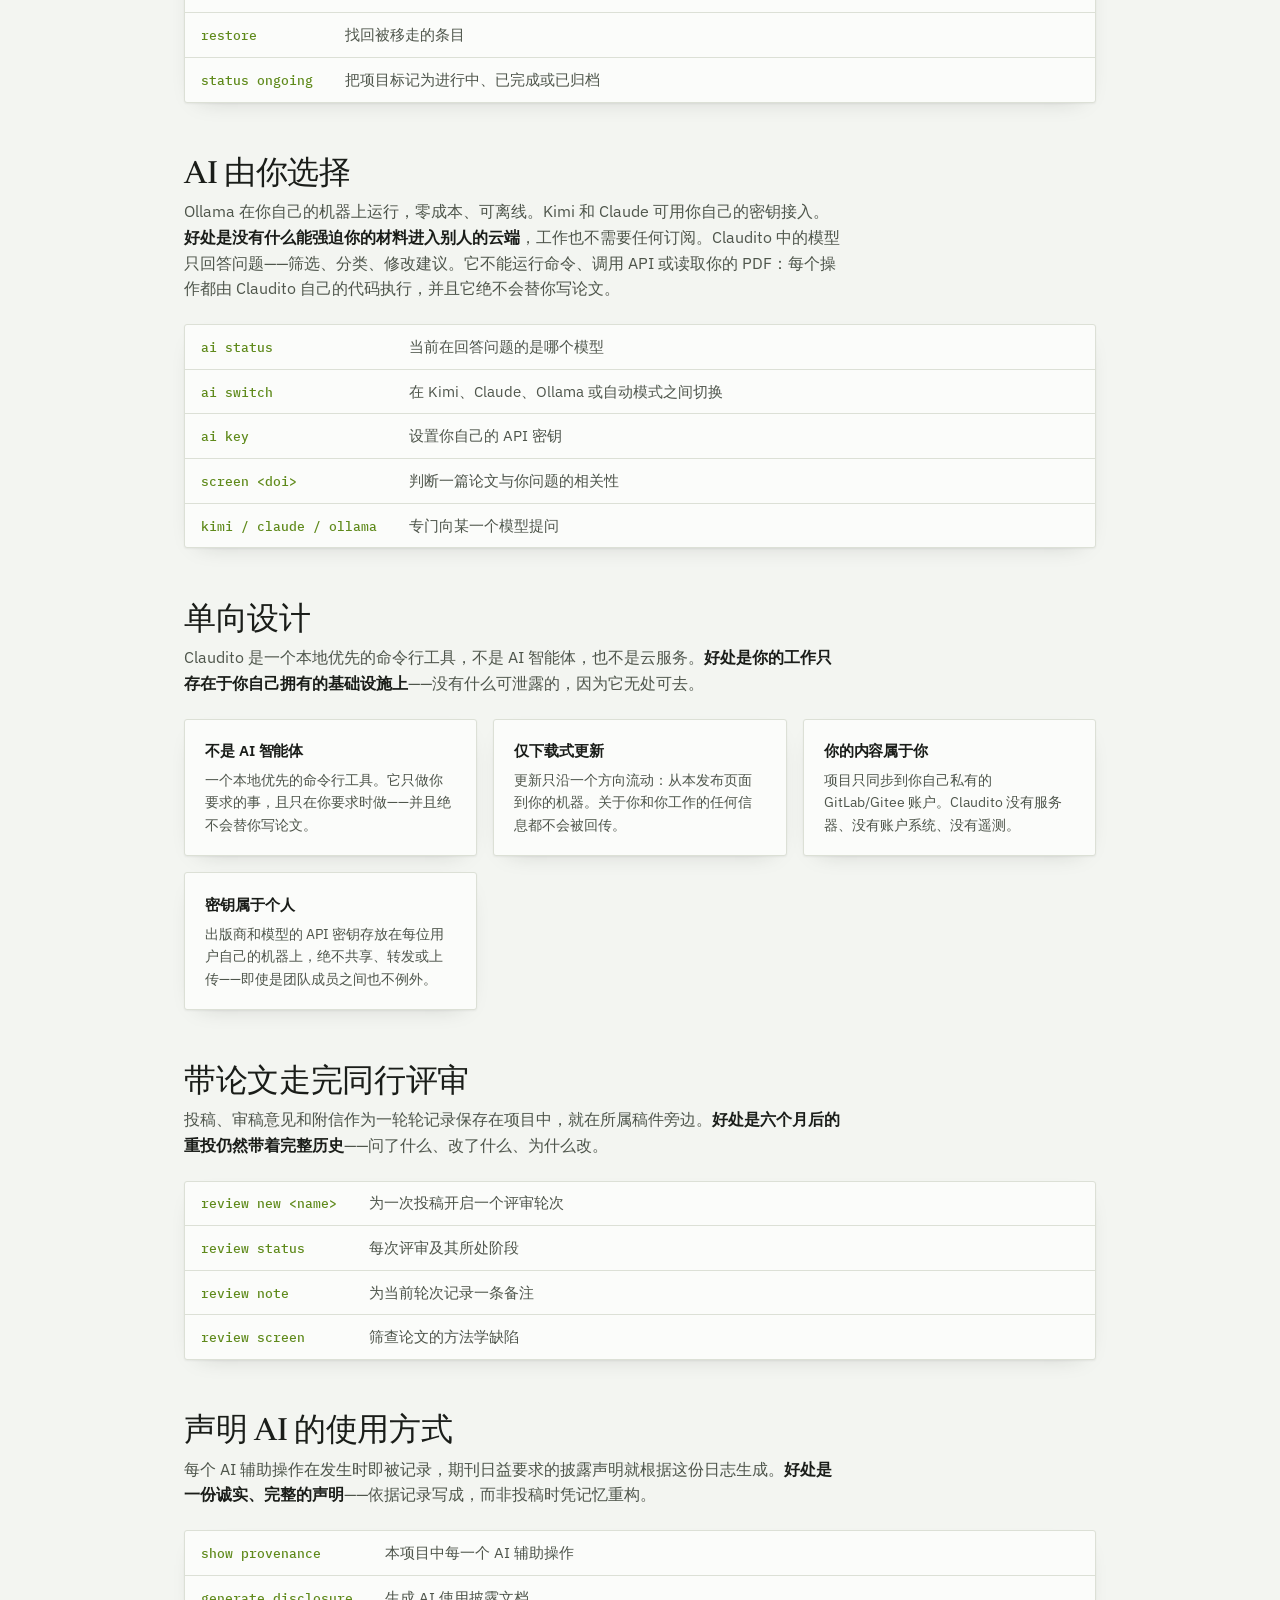
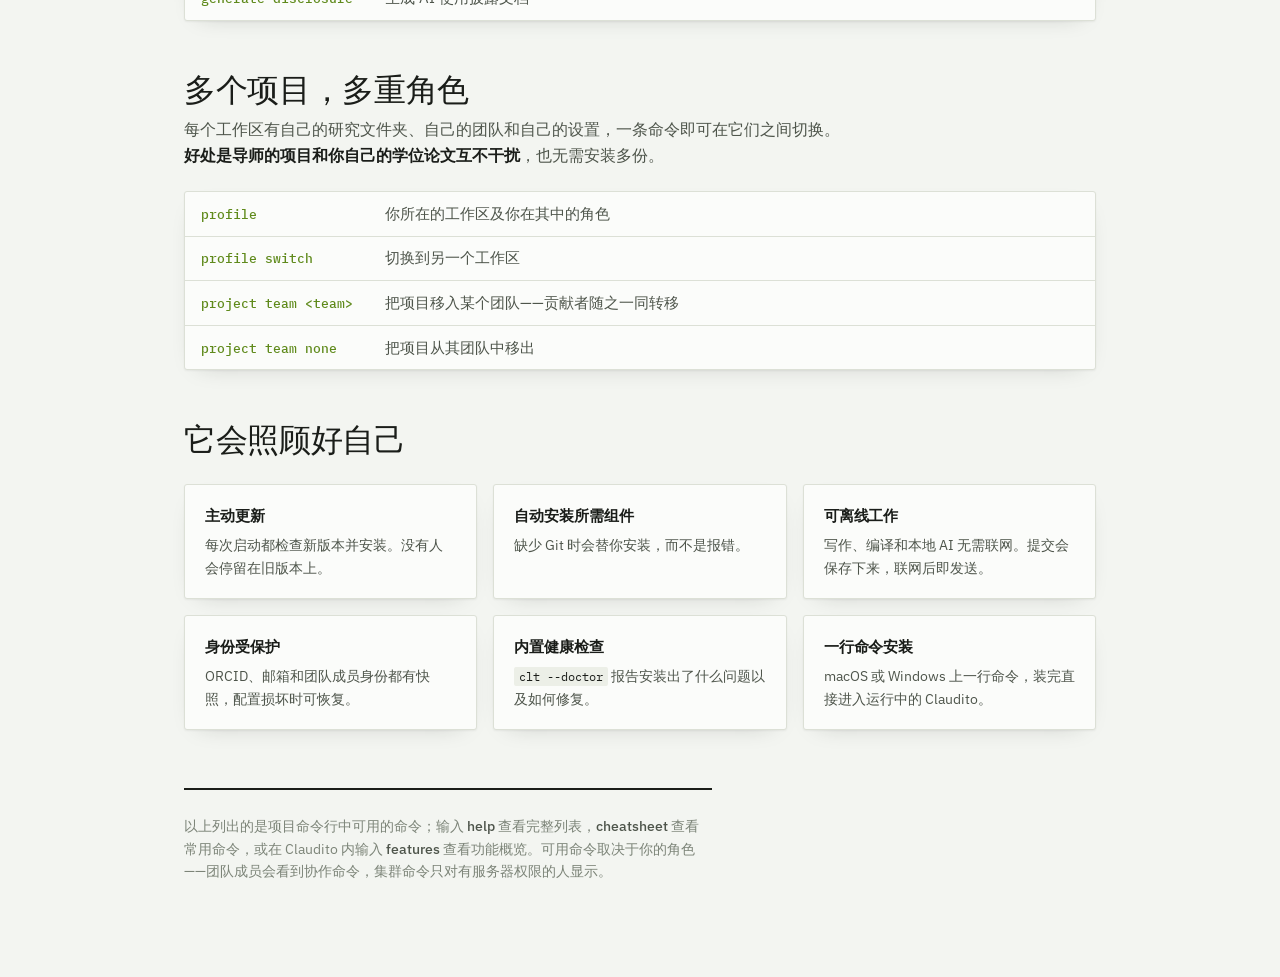
<file: index-zh.html>
<!doctype html>
<html lang="zh-CN">
<head>
<meta charset="utf-8">
<meta name="viewport" content="width=device-width, initial-scale=1">
<meta name="description" content="Claudito 做什么、为何重要——从检索文献到产出论文，始终与你的团队保持同步。">
<title>深入 Claudito</title>
<link rel="preconnect" href="https://fonts.googleapis.com">
<link rel="preconnect" href="https://fonts.gstatic.com" crossorigin>
<link rel="stylesheet" href="https://fonts.googleapis.com/css2?family=Newsreader:ital,opsz,wght@0,6..72,400;0,6..72,500;0,6..72,600;1,6..72,400&family=IBM+Plex+Mono:wght@400;500&family=IBM+Plex+Sans:wght@400;500;600&display=swap">
<style>
  :root {
    --paper:      #F3F5F1;
    --surface:    #FBFCFA;
    --ink:        #1A1D19;
    --ink-soft:   #4E554B;
    --ink-faint:  #7C8478;
    --rule:       #DCE0D6;
    --accent:     #5F8A1B;
    --accent-dim: #EBF1DF;
    --code-bg:    #ECEFE7;
    --shadow:     0 1px 2px rgba(26,29,25,.05), 0 8px 24px -16px rgba(26,29,25,.28);
  }
  @media (prefers-color-scheme: dark) {
    :root:not([data-theme="light"]) {
      --paper:      #131612;
      --surface:    #1B1F19;
      --ink:        #E9EDE4;
      --ink-soft:   #AFB8A8;
      --ink-faint:  #7E8777;
      --rule:       #2C3228;
      --accent:     #A6CE39;
      --accent-dim: #232A19;
      --code-bg:    #202619;
      --shadow:     0 1px 2px rgba(0,0,0,.4), 0 8px 24px -16px rgba(0,0,0,.8);
    }
  }
  :root[data-theme="dark"] {
    --paper:      #131612;
    --surface:    #1B1F19;
    --ink:        #E9EDE4;
    --ink-soft:   #AFB8A8;
    --ink-faint:  #7E8777;
    --rule:       #2C3228;
    --accent:     #A6CE39;
    --accent-dim: #232A19;
    --code-bg:    #202619;
    --shadow:     0 1px 2px rgba(0,0,0,.4), 0 8px 24px -16px rgba(0,0,0,.8);
  }

  * { box-sizing: border-box; }

  body {
    margin: 0;
    background: var(--paper);
    color: var(--ink);
    font-family: "IBM Plex Sans", ui-sans-serif, system-ui, sans-serif;
    font-size: 16px;
    line-height: 1.6;
    -webkit-font-smoothing: antialiased;
  }

  .wrap {
    max-width: 62rem;
    margin: 0 auto;
    padding: clamp(2rem, 5vw, 4.5rem) clamp(1.1rem, 4vw, 2.5rem) 5rem;
  }

  /* ── masthead ─────────────────────────────────────────── */
  .masthead { border-bottom: 2px solid var(--ink); padding-bottom: 1.6rem; }

  .eyebrow {
    font-size: .72rem;
    letter-spacing: .14em;
    text-transform: uppercase;
    color: var(--ink-faint);
    font-weight: 500;
    margin: 0 0 1rem;
  }

  h1 {
    font-family: Newsreader, Georgia, serif;
    font-weight: 500;
    font-size: clamp(2.6rem, 7vw, 4.4rem);
    line-height: 1.02;
    letter-spacing: -.02em;
    margin: 0;
    text-wrap: balance;
  }

  .standfirst {
    font-family: Newsreader, Georgia, serif;
    font-size: clamp(1.15rem, 2.4vw, 1.5rem);
    line-height: 1.45;
    color: var(--ink-soft);
    max-width: 40ch;
    margin: 1.1rem 0 0;
  }

  .meta {
    display: flex;
    flex-wrap: wrap;
    gap: .5rem 1.4rem;
    margin-top: 1.6rem;
    font-size: .82rem;
    color: var(--ink-faint);
  }
  .meta b { color: var(--ink-soft); font-weight: 500; }
  .langbtn { background: none; border: 1px solid var(--rule); border-radius: 4px; color: var(--ink-faint); font: inherit; font-size: .78rem; padding: .1rem .55rem; cursor: pointer; }
  .langbtn:hover { color: var(--accent); border-color: var(--accent); }

  /* ── intro pitch ──────────────────────────────────────── */
  .intro {
    margin: 1.9rem 0 0;
    font-size: 1.01rem;
    color: var(--ink-soft);
    max-width: 72ch;
  }
  .intro b { color: var(--ink); font-weight: 600; }

  /* ── premise ──────────────────────────────────────────── */
  .premise {
    margin: 2.6rem 0 0;
    padding: 1.5rem 1.7rem;
    background: var(--surface);
    border-left: 3px solid var(--accent);
    border-radius: 2px;
    box-shadow: var(--shadow);
  }
  .premise p { margin: 0; max-width: 68ch; }
  .premise p + p { margin-top: .8rem; }

  /* ── sections ─────────────────────────────────────────── */
  section { margin-top: 3.4rem; }

  h2 {
    font-family: Newsreader, Georgia, serif;
    font-weight: 500;
    font-size: clamp(1.5rem, 3.2vw, 2rem);
    line-height: 1.15;
    letter-spacing: -.01em;
    margin: 0 0 .35rem;
    text-wrap: balance;
  }

  .why {
    color: var(--ink-soft);
    max-width: 66ch;
    margin: 0 0 1.4rem;
  }
  .why strong { color: var(--ink); font-weight: 600; }

  /* ── command tables ───────────────────────────────────── */
  .cmds {
    background: var(--surface);
    border: 1px solid var(--rule);
    border-radius: 3px;
    overflow-x: auto;
    box-shadow: var(--shadow);
  }
  table { border-collapse: collapse; width: 100%; min-width: 30rem; }
  td {
    padding: .62rem 1rem;
    border-bottom: 1px solid var(--rule);
    vertical-align: baseline;
  }
  tr:last-child td { border-bottom: none; }
  td.cmd {
    font-family: "IBM Plex Mono", ui-monospace, monospace;
    font-size: .82rem;
    color: var(--accent);
    white-space: nowrap;
    width: 1%;
    font-weight: 500;
  }
  td.does { color: var(--ink-soft); font-size: .93rem; }

  /* ── highlight cards ──────────────────────────────────── */
  .grid {
    display: grid;
    grid-template-columns: repeat(auto-fit, minmax(15rem, 1fr));
    gap: 1rem;
    margin-top: 1.4rem;
  }
  .card {
    background: var(--surface);
    border: 1px solid var(--rule);
    border-radius: 3px;
    padding: 1.15rem 1.25rem;
    box-shadow: var(--shadow);
  }
  .card h3 {
    font-size: .95rem;
    font-weight: 600;
    margin: 0 0 .4rem;
    letter-spacing: -.005em;
  }
  .card p { margin: 0; font-size: .89rem; color: var(--ink-soft); }

  code {
    font-family: "IBM Plex Mono", ui-monospace, monospace;
    font-size: .86em;
    background: var(--code-bg);
    padding: .12em .38em;
    border-radius: 2px;
    color: var(--ink);
  }

  /* ── the syntax sheet ─────────────────────────────────── */
  .syntax {
    display: grid;
    grid-template-columns: auto 1fr;
    gap: .1rem 1.4rem;
    background: var(--surface);
    border: 1px solid var(--rule);
    border-radius: 3px;
    padding: 1.2rem 1.4rem;
    overflow-x: auto;
    box-shadow: var(--shadow);
  }
  .syntax dt {
    font-family: "IBM Plex Mono", ui-monospace, monospace;
    font-size: .82rem;
    color: var(--accent);
    white-space: nowrap;
    padding: .3rem 0;
    font-weight: 500;
  }
  .syntax dd {
    margin: 0;
    padding: .3rem 0;
    font-size: .9rem;
    color: var(--ink-soft);
  }

  /* ── closing ──────────────────────────────────────────── */
  .close {
    margin-top: 3.6rem;
    padding-top: 1.6rem;
    border-top: 2px solid var(--ink);
    font-size: .88rem;
    color: var(--ink-faint);
    max-width: 66ch;
  }
  .close b { color: var(--ink-soft); font-weight: 500; }

  a { color: var(--accent); text-decoration-thickness: 1px; text-underline-offset: 2px; }
  a:focus-visible, :focus-visible { outline: 2px solid var(--accent); outline-offset: 2px; }
</style>
</head>
<body>
<div class="wrap">

  <header class="masthead">
    <p class="eyebrow">功能参考</p>
    <h1>深入 Claudito</h1>
    <p class="standfirst">一个驻留在终端里的研究助手——从检索文献到产出论文，始终与你的团队保持同步。</p>
    <div class="meta">
      <span><b>自动更新</b> 每次启动时</span>
      <span><b>运行于</b> macOS · Windows · Linux</span>
      <span><b>许可</b> 专有，源码不公开</span>
      <span><b>语言</b> <button class="langbtn" type="button" onclick="var f=location.pathname.split('/').pop()||'index.html',b=f.replace(/-(zh|pt)(?=\.html$)/,'');location.href=f===b?b.replace('.html','-zh.html'):f.indexOf('-zh')>0?b.replace('.html','-pt.html'):b">中文</button></span>
    </div>
  </header>

  <p class="intro">Claudito 是一款免费的 CLI（命令行）学术研究工具，支持 Windows、macOS 和 Linux——本地优先，且不是 AI 智能体。它在整个研究流程中支持研究者及其团队：从 <b>500 个出版商数据库</b>——Springer、Elsevier、IEEE 等——检索、筛选并获取论文，在你的计算机上以干净的 BibTeX 参考文献按主题树组织一切，并通过 Git 与同事同步。最妙的是：<b>有了 Claudito，你不再需要 LaTeX</b>——只需写作、选择出版商，LaTeX、Word 和 PDF 文档数秒内即可就绪。（内置 LaTeX 编辑器，供需要者使用。）</p>

  <div class="premise">
    <p>大多数研究工具只解决一个环节——这里一个文献管理器，那里一个编辑器，别处一个共享网盘——让研究者在它们之间手工搬运工作。Claudito 在一个地方覆盖整个链条：检索数据库、保存参考文献、撰写文档、生成 PDF，并与项目成员共享。</p>
    <p>它为“研究者优先”的人而造。以下任何功能都不需要懂 LaTeX、git 或云控制台。</p>
    <p>它为何存在：为期刊重排论文格式每年耗费研究团队估计 11 亿美元的自有时间；仅生物医学领域，同行评审一年就占用了 6340 万小时；2010 至 2024 年间 Q1 期刊论文增长 +121%，而整体产出增长 84%。研究周期的 85 个流程中，58 个是机械性的——Claudito 承担这 58 个，把其余 27 个留给研究者。（<em>AI-Assisted Tools for Academic Researchers: A Full Automation Process</em>，预预览，2026。）</p>
  </div>

  <section>
    <h2>检索文献</h2>
    <p class="why">一次性检索你有权访问的每个数据库，一遍完成，并统计实际到达的数量。<strong>好处是不用在标签页之间来回切换就能获得完整覆盖</strong>——不必在十几个界面中重复同一查询，再手工核对结果。</p>
    <div class="cmds">
      <table>
        <tr><td class="cmd">harvest</td><td class="does">检索所有已启用的数据库；目标数量按真实 PDF 计，而非命中数</td></tr>
        <tr><td class="cmd">harvest --precision</td><td class="does">在广度与相关性之间取舍：<code>high</code>、<code>normal</code> 或 <code>low</code></td></tr>
        <tr><td class="cmd">harvest --resync</td><td class="does">在检索更多文献之前，先重新筛选已有的文献</td></tr>
        <tr><td class="cmd">search &lt;query&gt;</td><td class="does">在 100 多个数据库中检索</td></tr>
        <tr><td class="cmd">search related</td><td class="does">基于你已写下的内容检索，而非输入的查询词</td></tr>
        <tr><td class="cmd">legal harvest</td><td class="does">检索法律与法规来源</td></tr>
        <tr><td class="cmd">dbs</td><td class="does">查看哪些数据库已启用、待启用或缺少 API 密钥</td></tr>
        <tr><td class="cmd">track all</td><td class="does">保留本轮检索到的所有结果</td></tr>
      </table>
    </div>
    <div class="grid">
      <div class="card"><h3>到达即去重</h3><p>同一篇论文来自四个数据库也只是一条参考文献，按 DOI 和标题相似度匹配。</p></div>
      <div class="card"><h3>中西来源兼备</h3><p>CNKI、万方、VIP、Socolar，与 IEEE、Elsevier、Springer、Web of Science、JSTOR 并列。</p></div>
      <div class="card"><h3>可断点续传</h3><p>采集状态会被保存，长时间运行中断后可以继续，而不必从头开始。</p></div>
    </div>
  </section>

  <section>
    <h2>管好参考文献</h2>
    <p class="why">论文会被标记、归入你实际文档的结构，并接受相关性筛选。<strong>好处是参考文献列表与论文结构一致</strong>——你始终知道每条来源属于哪一章，以及还缺什么。</p>
    <div class="cmds">
      <table>
        <tr><td class="cmd">ref list</td><td class="does">本项目保存的所有文献</td></tr>
        <tr><td class="cmd">ref organize</td><td class="does">交互式标记并分配参考文献</td></tr>
        <tr><td class="cmd">ref organize plan</td><td class="does">按你的计划建立章节文件夹，并把参考文献归档进去</td></tr>
        <tr><td class="cmd">ref organize pdf</td><td class="does">按有无 PDF 分成两组</td></tr>
        <tr><td class="cmd">screen all</td><td class="does">对已跟踪的参考文献做相关性筛选</td></tr>
        <tr><td class="cmd">allocate &lt;doi&gt;</td><td class="does">把一篇论文分配给你文档的某一章</td></tr>
        <tr><td class="cmd">ref suggest</td><td class="does">让 AI 建议每条参考文献的归属</td></tr>
        <tr><td class="cmd">map references</td><td class="does">显示每条引用属于哪一章</td></tr>
        <tr><td class="cmd">ref bib</td><td class="does">生成 <code>citations.bib</code></td></tr>
      </table>
    </div>
  </section>

  <section>
    <h2>写作无需 LaTeX</h2>
    <p class="why">你写一份纯文本文件，Claudito 从中产出排版好的 PDF 和 Word 版本。<strong>好处是排版从不打断思考</strong>——同一来源生成两种格式，二者不可能产生分歧。</p>
    <dl class="syntax">
      <dt># Title</dt><dd>文档标题</dd>
      <dt>## Section</dt><dd>章节标题——<code>###</code> 用于小节</dd>
      <dt>[FIGURE: chart.png]</dt><dd>插入图片，居中，图片下方是 <code>Caption:</code> 行</dd>
      <dt>[TABLE: results.csv]</dt><dd>把电子表格变成真正排版好的表格</dd>
      <dt>[EQ: E = mc^2]</dt><dd>句内公式</dd>
      <dt>[EQUATION: …]</dt><dd>带编号的独立公式</dd>
      <dt>[CITE: doi]</dt><dd>一条引用，对照你的参考文献列表解析</dd>
      <dt>- item</dt><dd>项目符号列表——<code>1.</code> 用于编号列表</dd>
      <dt>// note</dt><dd>写给自己的备注；绝不出现在输出中</dd>
    </dl>
    <div class="grid">
      <div class="card"><h3>同一来源产出 PDF 与 Word</h3><p>两者出自同一文本文件，因此不可能相互矛盾。</p></div>
      <div class="card"><h3>期刊模板</h3><p>Elsevier 与 Springer 版式、NSFC 申请书工作区，以及会议幻灯片。</p></div>
      <div class="card"><h3>每份草稿都归档</h3><p>每次编译都保留带时间戳的副本，早期版本永远可以找回。</p></div>
    </div>
  </section>

  <section>
    <h2>产出成果</h2>
    <p class="why">不止论文本身：幻灯片、基金申请书、图表和概念图，全部来自项目中已有的材料。<strong>好处是不必为每个受众重做同样的内容</strong>。</p>
    <div class="cmds">
      <table>
        <tr><td class="cmd">p</td><td class="does">把项目文档编译为 PDF</td></tr>
        <tr><td class="cmd">new slide</td><td class="does">用学校模板开始一份演示文稿</td></tr>
        <tr><td class="cmd">build slides</td><td class="does">把演示文稿编译为 PDF</td></tr>
        <tr><td class="cmd">new proposal nsfc</td><td class="does">创建 NSFC 申请书工作区</td></tr>
        <tr><td class="cmd">nsfc update</td><td class="does">用你的参考文献填写申请书，并列出缺口</td></tr>
        <tr><td class="cmd">proposal feasibility</td><td class="does">检查申请书还缺什么</td></tr>
        <tr><td class="cmd">diagram research</td><td class="does">生成研究思路图</td></tr>
        <tr><td class="cmd">export graph</td><td class="does">从 JSON 或 CSV 生成图表</td></tr>
        <tr><td class="cmd">export html</td><td class="does">生成项目的网页版本</td></tr>
        <tr><td class="cmd">export publications</td><td class="does">把筛选后的论文推送到网站</td></tr>
      </table>
    </div>
  </section>

  <section>
    <h2>团队协作</h2>
    <p class="why">你通过 ORCID 邀请协作者。对方安装 Claudito、回答一个问题，共享项目就会出现。<strong>好处是协作者在任何地方都无需注册账户</strong>——不需要 GitLab、不需要服务器权限、没有任何要注册的东西。下载凭证随邀请一同传递，用发送到其邮箱的验证码密封。</p>
    <div class="cmds">
      <table>
        <tr><td class="cmd">invite &lt;orcid&gt;</td><td class="does">通过 ORCID 邀请某人加入团队</td></tr>
        <tr><td class="cmd">t</td><td class="does">团队：创建、加入、切换，或为项目设定团队</td></tr>
        <tr><td class="cmd">t list</td><td class="does">你所属的团队</td></tr>
        <tr><td class="cmd">team invites</td><td class="does">谁已被邀请、谁已加入</td></tr>
        <tr><td class="cmd">team members</td><td class="does">谁真正能打开项目（从 git 托管方读取）</td></tr>
        <tr><td class="cmd">invite mail-log</td><td class="does">这台计算机发出的每个验证码的去向</td></tr>
      </table>
    </div>
    <div class="grid">
      <div class="card"><h3>身份即 ORCID</h3><p>研究者已用于署名的同一标识符，并对照验证码发送到的邮箱核验。</p></div>
      <div class="card"><h3>所有者掌控访问权限</h3><p>没有人能仅凭知道团队名称加入。邀请由所有者发出，访问权限可以在托管方真正撤销。</p></div>
      <div class="card"><h3>项目自动到达</h3><p>成员一旦加入，团队项目会在其下次启动时自动下载。无需克隆，无需配置。</p></div>
    </div>
  </section>

  <section>
    <h2>工作的署名</h2>
    <p class="why">作者顺序和贡献百分比记录在项目中，并附有每个人实际所做工作的日志。<strong>好处是署名依据记录确定</strong>，而不是投稿时凭记忆争论。</p>
    <div class="cmds">
      <table>
        <tr><td class="cmd">authors</td><td class="does">当前记录的贡献情况</td></tr>
        <tr><td class="cmd">authors set P:50 T:50</td><td class="does">设定份额</td></tr>
        <tr><td class="cmd">authors first &lt;name&gt;</td><td class="does">设定第一作者</td></tr>
        <tr><td class="cmd">authors score</td><td class="does">数字背后的自动评分</td></tr>
      </table>
    </div>
  </section>

  <section>
    <h2>一切都不会丢失</h2>
    <p class="why">每个项目都是一个 git 仓库——无论你是否知道这意味着什么。提交和推送都由工具代劳。<strong>好处是任何版本都不会被覆盖</strong>——离线一天也没有任何代价，因为提交保存在本地，网络恢复后即发送。</p>
    <div class="cmds">
      <table>
        <tr><td class="cmd">git sync</td><td class="does">提交并推送所有内容</td></tr>
        <tr><td class="cmd">git pull</td><td class="does">拉取团队的最新内容</td></tr>
        <tr><td class="cmd">organize</td><td class="does">把散落的文件归档并整理进项目结构</td></tr>
        <tr><td class="cmd">pending</td><td class="does">等待批准的排队文件更新</td></tr>
        <tr><td class="cmd">versions</td><td class="does">项目文档的早期版本</td></tr>
        <tr><td class="cmd">trash &lt;path&gt;</td><td class="does">把文件移开——绝不直接删除</td></tr>
        <tr><td class="cmd">restore</td><td class="does">找回被移走的条目</td></tr>
        <tr><td class="cmd">status ongoing</td><td class="does">把项目标记为进行中、已完成或已归档</td></tr>
      </table>
    </div>
  </section>

  <section>
    <h2>AI 由你选择</h2>
    <p class="why">Ollama 在你自己的机器上运行，零成本、可离线。Kimi 和 Claude 可用你自己的密钥接入。<strong>好处是没有什么能强迫你的材料进入别人的云端</strong>，工作也不需要任何订阅。Claudito 中的模型只回答问题——筛选、分类、修改建议。它不能运行命令、调用 API 或读取你的 PDF：每个操作都由 Claudito 自己的代码执行，并且它绝不会替你写论文。</p>
    <div class="cmds">
      <table>
        <tr><td class="cmd">ai status</td><td class="does">当前在回答问题的是哪个模型</td></tr>
        <tr><td class="cmd">ai switch</td><td class="does">在 Kimi、Claude、Ollama 或自动模式之间切换</td></tr>
        <tr><td class="cmd">ai key</td><td class="does">设置你自己的 API 密钥</td></tr>
        <tr><td class="cmd">screen &lt;doi&gt;</td><td class="does">判断一篇论文与你问题的相关性</td></tr>
        <tr><td class="cmd">kimi / claude / ollama</td><td class="does">专门向某一个模型提问</td></tr>
      </table>
    </div>
  </section>

  <section>
    <h2>单向设计</h2>
    <p class="why">Claudito 是一个本地优先的命令行工具，不是 AI 智能体，也不是云服务。<strong>好处是你的工作只存在于你自己拥有的基础设施上</strong>——没有什么可泄露的，因为它无处可去。</p>
    <div class="grid">
      <div class="card"><h3>不是 AI 智能体</h3><p>一个本地优先的命令行工具。它只做你要求的事，且只在你要求时做——并且绝不会替你写论文。</p></div>
      <div class="card"><h3>仅下载式更新</h3><p>更新只沿一个方向流动：从本发布页面到你的机器。关于你和你工作的任何信息都不会被回传。</p></div>
      <div class="card"><h3>你的内容属于你</h3><p>项目只同步到你自己私有的 GitLab/Gitee 账户。Claudito 没有服务器、没有账户系统、没有遥测。</p></div>
      <div class="card"><h3>密钥属于个人</h3><p>出版商和模型的 API 密钥存放在每位用户自己的机器上，绝不共享、转发或上传——即使是团队成员之间也不例外。</p></div>
    </div>
  </section>

  <section>
    <h2>带论文走完同行评审</h2>
    <p class="why">投稿、审稿意见和附信作为一轮轮记录保存在项目中，就在所属稿件旁边。<strong>好处是六个月后的重投仍然带着完整历史</strong>——问了什么、改了什么、为什么改。</p>
    <div class="cmds">
      <table>
        <tr><td class="cmd">review new &lt;name&gt;</td><td class="does">为一次投稿开启一个评审轮次</td></tr>
        <tr><td class="cmd">review status</td><td class="does">每次评审及其所处阶段</td></tr>
        <tr><td class="cmd">review note</td><td class="does">为当前轮次记录一条备注</td></tr>
        <tr><td class="cmd">review screen</td><td class="does">筛查论文的方法学缺陷</td></tr>
      </table>
    </div>
  </section>

  <section>
    <h2>声明 AI 的使用方式</h2>
    <p class="why">每个 AI 辅助操作在发生时即被记录，期刊日益要求的披露声明就根据这份日志生成。<strong>好处是一份诚实、完整的声明</strong>——依据记录写成，而非投稿时凭记忆重构。</p>
    <div class="cmds">
      <table>
        <tr><td class="cmd">show provenance</td><td class="does">本项目中每一个 AI 辅助操作</td></tr>
        <tr><td class="cmd">generate disclosure</td><td class="does">生成 AI 使用披露文档</td></tr>
      </table>
    </div>
  </section>

  <section>
    <h2>多个项目，多重角色</h2>
    <p class="why">每个工作区有自己的研究文件夹、自己的团队和自己的设置，一条命令即可在它们之间切换。<strong>好处是导师的项目和你自己的学位论文互不干扰</strong>，也无需安装多份。</p>
    <div class="cmds">
      <table>
        <tr><td class="cmd">profile</td><td class="does">你所在的工作区及你在其中的角色</td></tr>
        <tr><td class="cmd">profile switch</td><td class="does">切换到另一个工作区</td></tr>
        <tr><td class="cmd">project team &lt;team&gt;</td><td class="does">把项目移入某个团队——贡献者随之一同转移</td></tr>
        <tr><td class="cmd">project team none</td><td class="does">把项目从其团队中移出</td></tr>
      </table>
    </div>
  </section>

  <section>
    <h2>它会照顾好自己</h2>
    <div class="grid">
      <div class="card"><h3>主动更新</h3><p>每次启动都检查新版本并安装。没有人会停留在旧版本上。</p></div>
      <div class="card"><h3>自动安装所需组件</h3><p>缺少 Git 时会替你安装，而不是报错。</p></div>
      <div class="card"><h3>可离线工作</h3><p>写作、编译和本地 AI 无需联网。提交会保存下来，联网后即发送。</p></div>
      <div class="card"><h3>身份受保护</h3><p>ORCID、邮箱和团队成员身份都有快照，配置损坏时可恢复。</p></div>
      <div class="card"><h3>内置健康检查</h3><p><code>clt --doctor</code> 报告安装出了什么问题以及如何修复。</p></div>
      <div class="card"><h3>一行命令安装</h3><p>macOS 或 Windows 上一行命令，装完直接进入运行中的 Claudito。</p></div>
    </div>
  </section>

  <p class="close">以上列出的是项目命令行中可用的命令；输入 <b>help</b> 查看完整列表，<b>cheatsheet</b> 查看常用命令，或在 Claudito 内输入 <b>features</b> 查看功能概览。可用命令取决于你的角色——团队成员会看到协作命令，集群命令只对有服务器权限的人显示。</p>

</div>
</body>
</html>
</file>
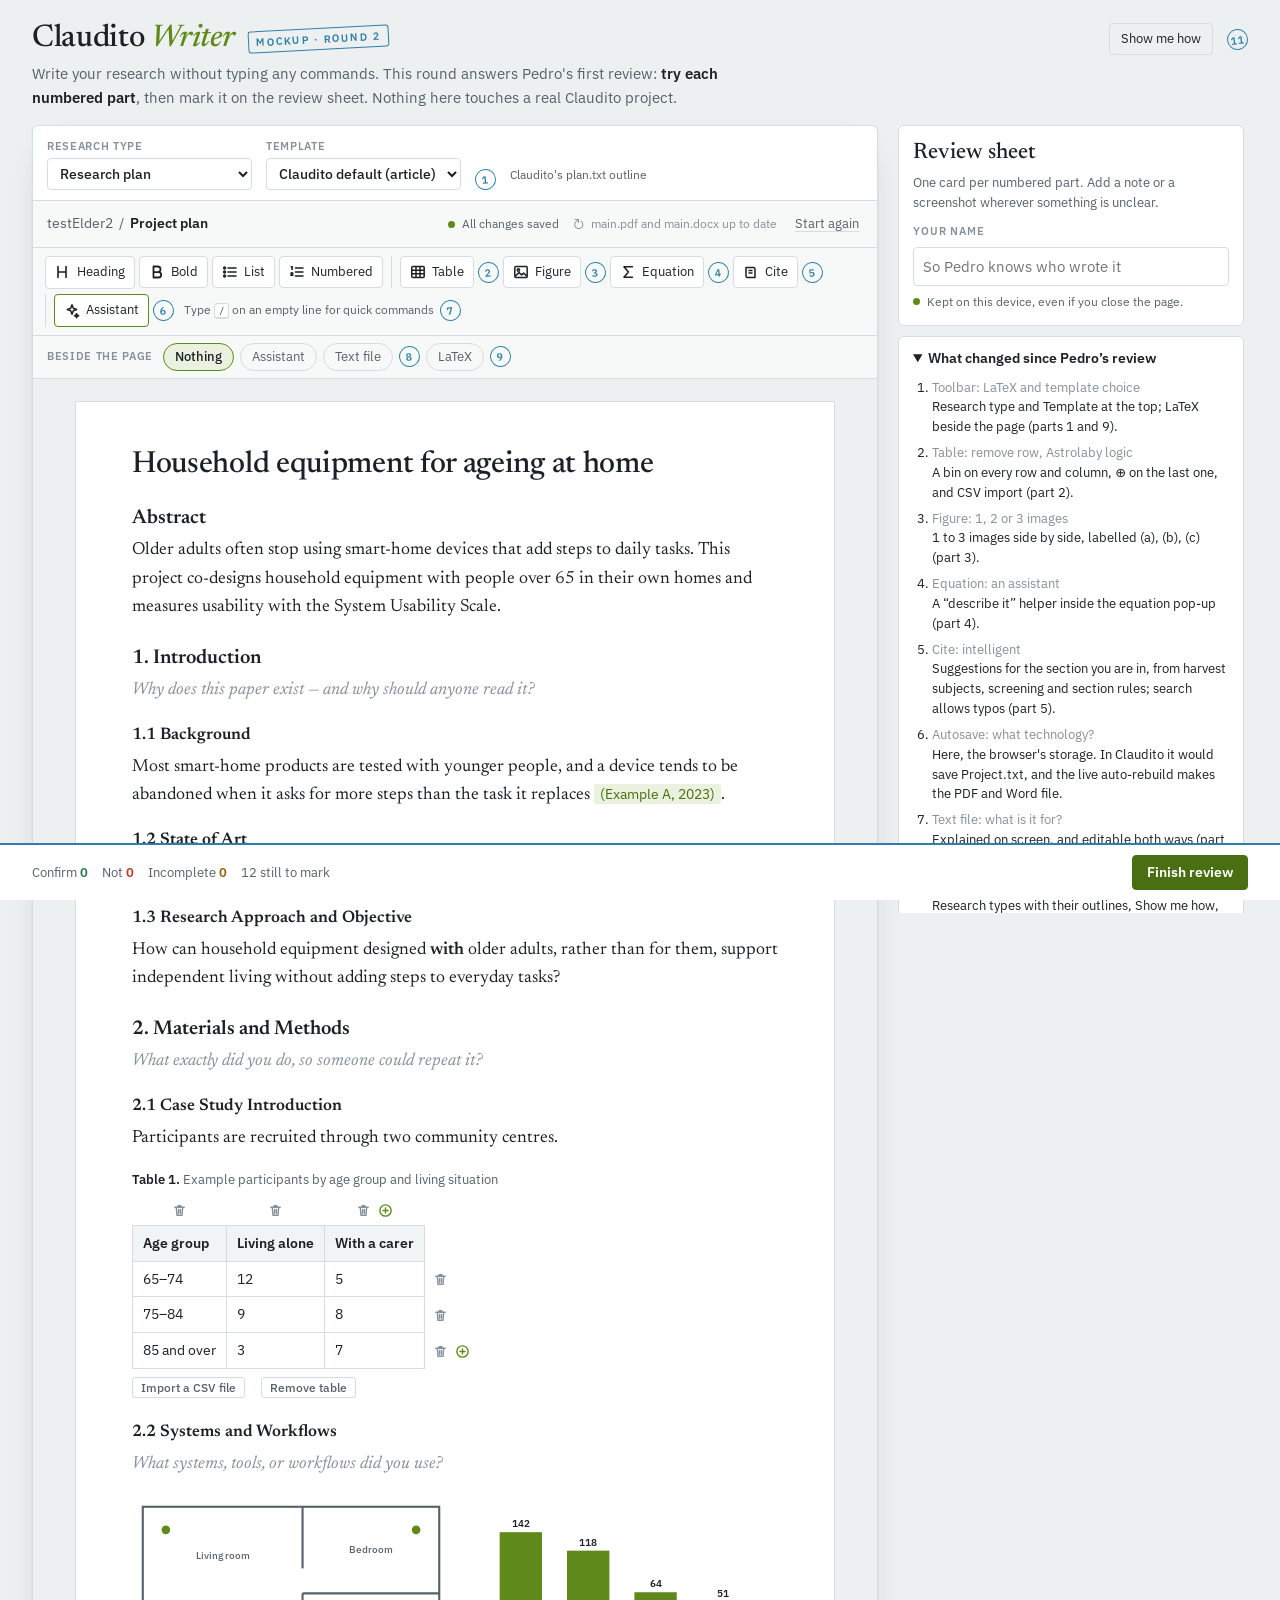
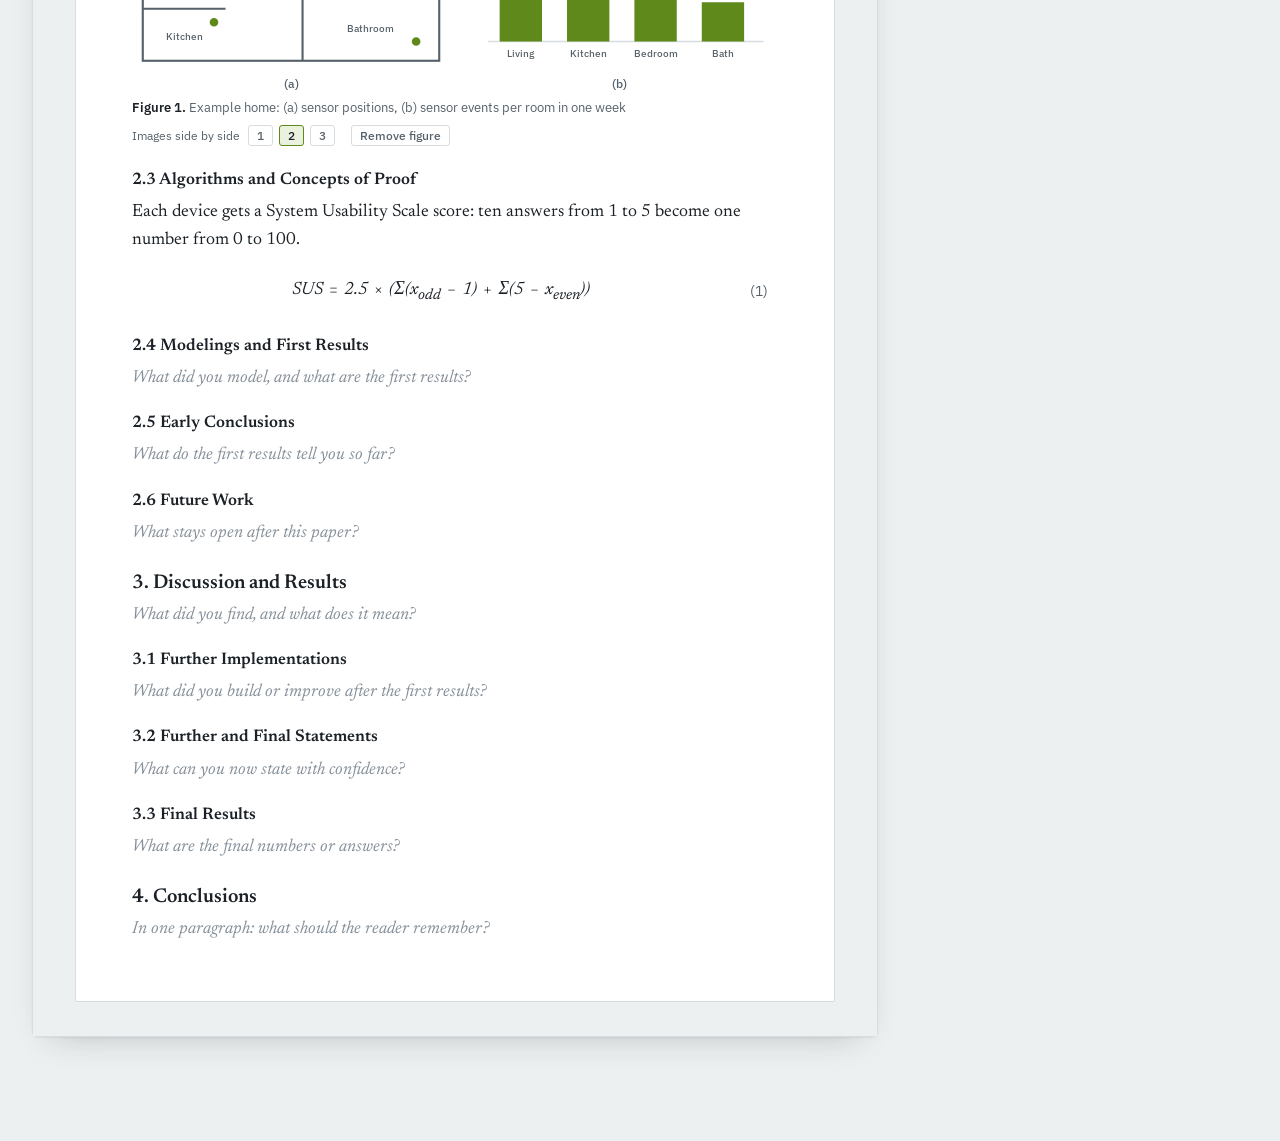
<file: writer-review/open-in-browser.html>
<!doctype html>
<!-- Generated from index.html so the mockup opens straight from disk. index.html is the published page
     (claude.ai adds doctype/head/body around it). After editing index.html, regenerate this file:
     { printf "<!doctype html><html lang=\"en\"><head><meta charset=\"utf-8\"><meta name=\"viewport\" content=\"width=device-width,initial-scale=1\"></head><body>\n"; cat index.html; printf "\n</body></html>\n"; } > open-in-browser.html -->
<html lang="en"><head><meta charset="utf-8"><meta name="viewport" content="width=device-width,initial-scale=1"></head><body>
<title>Claudito Writer</title>
<link rel="preconnect" href="https://fonts.googleapis.com">
<link rel="preconnect" href="https://fonts.gstatic.com" crossorigin>
<link rel="stylesheet" href="https://fonts.googleapis.com/css2?family=Newsreader:ital,opsz,wght@0,6..72,400;0,6..72,500;0,6..72,600;1,6..72,400;1,6..72,500&family=IBM+Plex+Mono:wght@400;500&family=IBM+Plex+Sans:wght@400;500;600&display=swap">
<link rel="stylesheet" href="writer.css">

<header class="head">
  <div class="title-row">
    <h1 class="name">Claudito <i>Writer</i></h1>
    <span class="chip">Mockup · round 2</span>
    <button class="ghost tour-btn" type="button" id="tourBtn">Show me how</button>
    <button class="pm" type="button" data-card="11" aria-label="Review note 11: the guided demo">11</button>
  </div>
  <p class="lede">Write your research without typing any commands. This round answers Pedro's first review: <b>try each numbered part</b>, then mark it on the review sheet. Nothing here touches a real Claudito project.</p>
</header>

<main class="work">
  <section class="app" id="app" aria-label="Editor mockup">
    <div class="docbar">
      <label class="fld" for="typeSel"><span>Research type</span><select id="typeSel"></select></label>
      <label class="fld" for="tplSel"><span>Template</span><select id="tplSel"></select></label>
      <button class="pm" type="button" data-card="1" aria-label="Review note 1: research type and template">1</button>
      <span class="type-note" id="typeNote"></span>
    </div>
    <div class="outline-ask" id="outlineAsk" hidden>
      <p id="outlineAskText"></p>
      <div class="ask-btns">
        <button class="primary" type="button" id="outlineYes">Use this outline</button>
        <button class="ghost" type="button" id="outlineNo">Keep my sections</button>
      </div>
    </div>

    <div class="appbar">
      <div class="crumb"><span>testElder2</span><span aria-hidden="true">/</span><b id="crumbDoc">Project plan</b></div>
      <span class="save" id="saveState"><span class="dot"></span><span id="saveText">All changes saved</span></span>
      <span class="rebuild" id="rebuild" title="Claudito's live auto-rebuild">main.pdf and main.docx up to date</span>
      <button class="linkish" type="button" id="resetDoc">Start again</button>
    </div>

    <div class="toolbar" id="toolbar" role="toolbar" aria-label="Formatting">
      <div class="grp">
        <button class="tool" type="button" data-cmd="h2"><svg viewBox="0 0 16 16" fill="none" stroke="currentColor" stroke-width="1.6" stroke-linecap="round" aria-hidden="true"><path d="M3 2.5v11M11 2.5v11M3 8h8"/></svg>Heading</button>
        <button class="tool" type="button" data-cmd="bold"><svg viewBox="0 0 16 16" fill="none" stroke="currentColor" stroke-width="1.8" stroke-linejoin="round" aria-hidden="true"><path d="M4.5 2.5h4.2a2.8 2.8 0 0 1 0 5.6H4.5zM4.5 8.1h5a2.7 2.7 0 0 1 0 5.4h-5z"/></svg>Bold</button>
        <button class="tool" type="button" data-cmd="ul"><svg viewBox="0 0 16 16" fill="none" stroke="currentColor" stroke-width="1.6" stroke-linecap="round" aria-hidden="true"><path d="M6 4h8M6 8h8M6 12h8"/><circle cx="2.6" cy="4" r=".9" fill="currentColor"/><circle cx="2.6" cy="8" r=".9" fill="currentColor"/><circle cx="2.6" cy="12" r=".9" fill="currentColor"/></svg>List</button>
        <button class="tool" type="button" data-cmd="ol"><svg viewBox="0 0 16 16" fill="none" stroke="currentColor" stroke-width="1.6" stroke-linecap="round" aria-hidden="true"><path d="M6.5 4h7.5M6.5 8h7.5M6.5 12h7.5M2.2 2.8h.9v2.6M2 9.4c.3-.7 1.8-.7 1.8.2 0 .6-1.8 1-1.8 1.7h1.9"/></svg>Numbered</button>
      </div>
      <div class="grp">
        <button class="tool" type="button" data-cmd="table"><svg viewBox="0 0 16 16" fill="none" stroke="currentColor" stroke-width="1.5" aria-hidden="true"><rect x="1.8" y="2.5" width="12.4" height="11" rx="1"/><path d="M1.8 6.2h12.4M1.8 9.8h12.4M6 2.5v11M10 2.5v11"/></svg>Table</button>
        <button class="pm" type="button" data-card="2" aria-label="Review note 2: table controls">2</button>
        <button class="tool" type="button" data-cmd="fig1"><svg viewBox="0 0 16 16" fill="none" stroke="currentColor" stroke-width="1.5" stroke-linejoin="round" aria-hidden="true"><rect x="1.8" y="2.5" width="12.4" height="11" rx="1"/><circle cx="5.4" cy="6" r="1.2"/><path d="M2.2 12.2l3.8-3.6 2.6 2.3 2-1.8 3.3 3"/></svg>Figure</button>
        <button class="pm" type="button" data-card="3" aria-label="Review note 3: figures with 1 to 3 images">3</button>
        <button class="tool" type="button" data-cmd="equation"><svg viewBox="0 0 16 16" fill="none" stroke="currentColor" stroke-width="1.6" stroke-linecap="round" stroke-linejoin="round" aria-hidden="true"><path d="M12.5 2.8H4l4.4 5.2L4 13.2h8.5"/></svg>Equation</button>
        <button class="pm" type="button" data-card="4" aria-label="Review note 4: equation helper">4</button>
        <button class="tool" type="button" data-cmd="cite"><svg viewBox="0 0 16 16" fill="none" stroke="currentColor" stroke-width="1.5" stroke-linejoin="round" aria-hidden="true"><path d="M3 3.5h7.5a1.5 1.5 0 0 1 1.5 1.5v8.5H4.5A1.5 1.5 0 0 1 3 12z"/><path d="M5.5 6.5h4M5.5 9h4"/></svg>Cite</button>
        <button class="pm" type="button" data-card="5" aria-label="Review note 5: smart citations">5</button>
      </div>
      <div class="grp">
        <button class="tool tool-ai" type="button" data-cmd="assistant"><svg viewBox="0 0 16 16" fill="none" stroke="currentColor" stroke-width="1.5" stroke-linecap="round" stroke-linejoin="round" aria-hidden="true"><path d="M8 1.8l1.3 3.4 3.4 1.3-3.4 1.3L8 11.2 6.7 7.8 3.3 6.5l3.4-1.3zM12.6 10.6l.6 1.5 1.5.6-1.5.6-.6 1.5-.6-1.5-1.5-.6 1.5-.6z"/></svg>Assistant</button>
        <button class="pm" type="button" data-card="6" aria-label="Review note 6: the assistant">6</button>
        <span class="slash-hint">Type <kbd>/</kbd> on an empty line for quick commands</span>
        <button class="pm" type="button" data-card="7" aria-label="Review note 7: quick commands">7</button>
      </div>
    </div>

    <div class="beside" role="group" aria-label="Show beside the page">
      <span class="beside-l">Beside the page</span>
      <button class="seg-btn" type="button" data-side="" aria-pressed="true">Nothing</button>
      <button class="seg-btn" type="button" data-side="assistant" aria-pressed="false">Assistant</button>
      <button class="seg-btn" type="button" data-side="txt" aria-pressed="false">Text file</button>
      <button class="pm" type="button" data-card="8" aria-label="Review note 8: the text file, both ways">8</button>
      <button class="seg-btn" type="button" data-side="tex" aria-pressed="false">LaTeX</button>
      <button class="pm" type="button" data-card="9" aria-label="Review note 9: LaTeX">9</button>
    </div>

    <div class="panes" id="panes">
      <div class="sheet-wrap">
        <article class="sheet" id="sheet" contenteditable="true" spellcheck="true" aria-label="Your document"></article>
      </div>
      <aside class="side" id="side" hidden aria-label="Beside the page">
        <section class="side-sec" id="sideAssistant" hidden></section>
        <section class="side-sec" id="sideTxt" hidden>
          <div class="side-head">
            <h2>Project.txt</h2>
            <p>The file Claudito builds your PDF, Word and LaTeX from. Type here or on the page: each one updates the other.</p>
          </div>
          <div class="tabs" id="txtTabs" role="tablist" aria-label="Files"></div>
          <label class="sr" for="txtEdit">File contents</label>
          <textarea id="txtEdit" spellcheck="false"></textarea>
          <p class="side-foot" id="txtFoot"></p>
        </section>
        <section class="side-sec" id="sideTex" hidden>
          <div class="side-head">
            <h2>main.tex</h2>
            <p>What Claudito sends to LaTeX for the template you picked. It is rebuilt from Project.txt, so nobody edits it by hand.</p>
          </div>
          <pre id="texOut" tabindex="0"></pre>
        </section>
      </aside>
    </div>

    <div class="pop" id="eqPop" hidden role="dialog" aria-label="Equation">
      <label for="eqInput">Type the equation</label>
      <input id="eqInput" class="mono" autocomplete="off" spellcheck="false" placeholder="x^2 + y^2 = z^2">
      <div class="eq-preview" id="eqPreview" aria-live="polite"></div>
      <p class="pop-hint">^ raises and _ lowers. Words like sum, sqrt, alpha and &lt;= turn into Σ, √, α and ≤.</p>
      <div class="helper">
        <label for="eqAsk">Or describe it and the assistant suggests one</label>
        <input id="eqAsk" autocomplete="off" placeholder="e.g. Cronbach alpha, U-value, sample size">
        <ul class="sugg" id="eqSugg"></ul>
        <p class="pop-hint">In Claudito this asks your local AI (Ollama). Here it picks from a few prepared examples.</p>
      </div>
      <div class="pop-btns"><button class="ghost danger" type="button" id="eqRemove">Remove</button><button class="ghost" type="button" id="eqCancel">Cancel</button><button class="primary" type="button" id="eqOk">Insert</button></div>
    </div>

    <div class="pop pop-wide" id="citePop" hidden role="dialog" aria-label="Cite a reference">
      <label for="citeSearch">Search your references</label>
      <input id="citeSearch" autocomplete="off" placeholder="Title, subject or year. Typos are fine">
      <div class="refs" id="refList"></div>
      <p class="pop-hint" id="citeFoot"></p>
    </div>

    <div class="slash" id="slashMenu" hidden role="listbox" aria-label="Quick commands"></div>
  </section>

  <aside class="review" id="review" aria-label="Review sheet"></aside>
</main>

<div class="finbar" role="region" aria-label="Review progress">
  <div class="counts" id="counts"></div>
  <button class="primary" type="button" id="finish">Finish review</button>
</div>

<dialog id="reportDlg" aria-labelledby="reportTitle">
  <h2 id="reportTitle">Your review</h2>
  <p id="reportWhere">Copy it and send it to Pedro, with any screenshots you attached.</p>
  <label class="sr" for="reportText">Review report</label>
  <textarea id="reportText" readonly></textarea>
  <div class="dlg-btns">
    <button class="ghost" type="button" id="closeReport">Close</button>
    <button class="primary" type="button" id="copyReport">Copy report</button>
    <button class="primary" type="button" id="saveFile" hidden>Save review file</button>
  </div>
</dialog>

<div class="tour" id="tour" hidden role="dialog" aria-labelledby="tourTitle">
  <p class="tour-step" id="tourStep"></p>
  <h2 id="tourTitle"></h2>
  <p id="tourText"></p>
  <div class="tour-btns">
    <button class="ghost" type="button" id="tourBack">Back</button>
    <button class="ghost" type="button" id="tourClose">Close</button>
    <button class="primary" type="button" id="tourNext">Next</button>
  </div>
</div>

<input type="file" id="attachPick" accept="image/*" multiple hidden>
<input type="file" id="figPick" accept="image/*" hidden>
<input type="file" id="csvPick" accept=".csv,text/csv" hidden>

<script src="data.js"></script>
<script src="convert.js"></script>
<script src="editor.js"></script>
<script src="views.js"></script>
<script src="assistant.js"></script>
<script src="review.js"></script>
<script>window.CW && typeof CW.boot === "function" && CW.boot();</script>

</body></html>
</file>
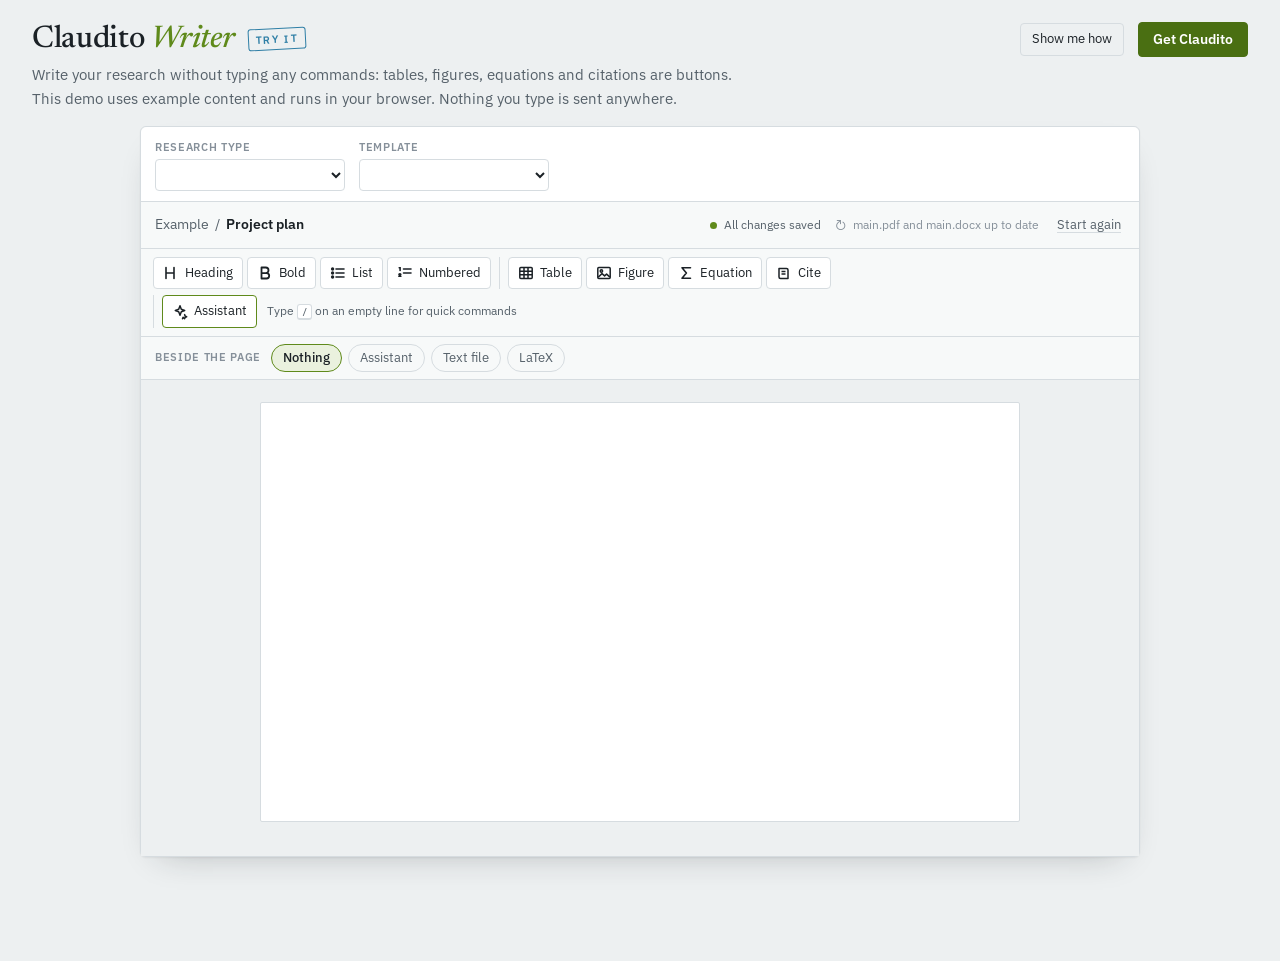
<file: writer/try.html>
<!doctype html>
<!-- "Try it" page: the same editor as /writer/ (the bundled product page), set up
     for showing off ("try out our interface"): no review sheet, example content,
     runs entirely in the browser. Opened online there is no bridge token, so
     bridge.js keeps its localStorage fallback and nothing is sent anywhere. -->
<html lang="en"><head><meta charset="utf-8"><meta name="viewport" content="width=device-width,initial-scale=1"><script>window.CW_MODE = "try";</script></head><body>
<title>Claudito Writer</title>
<link rel="preconnect" href="https://fonts.googleapis.com">
<link rel="preconnect" href="https://fonts.gstatic.com" crossorigin>
<link rel="stylesheet" href="https://fonts.googleapis.com/css2?family=Newsreader:ital,opsz,wght@0,6..72,400;0,6..72,500;0,6..72,600;1,6..72,400;1,6..72,500&family=IBM+Plex+Mono:wght@400;500&family=IBM+Plex+Sans:wght@400;500;600&display=swap">
<link rel="stylesheet" href="writer.css">

<header class="head">
  <div class="title-row">
    <h1 class="name">Claudito <i>Writer</i></h1>
    <span class="chip">Try it</span>
    <button class="ghost tour-btn" type="button" id="tourBtn">Show me how</button>
    <a class="primary get-btn" id="getBtn" href="https://pedrofariaeva.github.io/claudito-releases/getting-started.html">Get Claudito</a>
  </div>
  <p class="lede">Write your research without typing any commands: tables, figures, equations and citations are buttons. This demo uses example content and runs in your browser. Nothing you type is sent anywhere.</p>
</header>

<main class="work">
  <section class="app" id="app" aria-label="Claudito Writer">
    <div class="docbar">
      <label class="fld" for="typeSel"><span>Research type</span><select id="typeSel"></select></label>
      <label class="fld" for="tplSel"><span>Template</span><select id="tplSel"></select></label>
      <span class="type-note" id="typeNote"></span>
    </div>
    <div class="outline-ask" id="outlineAsk" hidden>
      <p id="outlineAskText"></p>
      <div class="ask-btns">
        <button class="primary" type="button" id="outlineYes">Use this outline</button>
        <button class="ghost" type="button" id="outlineNo">Keep my sections</button>
      </div>
    </div>

    <div class="appbar">
      <div class="crumb"><span id="crumbProject">Example</span><span aria-hidden="true">/</span><b id="crumbDoc">Project plan</b></div>
      <span class="save" id="saveState"><span class="dot"></span><span id="saveText">All changes saved</span></span>
      <span class="rebuild" id="rebuild" title="Claudito's live auto-rebuild">main.pdf and main.docx up to date</span>
      <button class="linkish" type="button" id="resetDoc">Start again</button>
    </div>

    <div class="toolbar" id="toolbar" role="toolbar" aria-label="Formatting">
      <div class="grp">
        <button class="tool" type="button" data-cmd="h2"><svg viewBox="0 0 16 16" fill="none" stroke="currentColor" stroke-width="1.6" stroke-linecap="round" aria-hidden="true"><path d="M3 2.5v11M11 2.5v11M3 8h8"/></svg>Heading</button>
        <button class="tool" type="button" data-cmd="bold"><svg viewBox="0 0 16 16" fill="none" stroke="currentColor" stroke-width="1.8" stroke-linejoin="round" aria-hidden="true"><path d="M4.5 2.5h4.2a2.8 2.8 0 0 1 0 5.6H4.5zM4.5 8.1h5a2.7 2.7 0 0 1 0 5.4h-5z"/></svg>Bold</button>
        <button class="tool" type="button" data-cmd="ul"><svg viewBox="0 0 16 16" fill="none" stroke="currentColor" stroke-width="1.6" stroke-linecap="round" aria-hidden="true"><path d="M6 4h8M6 8h8M6 12h8"/><circle cx="2.6" cy="4" r=".9" fill="currentColor"/><circle cx="2.6" cy="8" r=".9" fill="currentColor"/><circle cx="2.6" cy="12" r=".9" fill="currentColor"/></svg>List</button>
        <button class="tool" type="button" data-cmd="ol"><svg viewBox="0 0 16 16" fill="none" stroke="currentColor" stroke-width="1.6" stroke-linecap="round" aria-hidden="true"><path d="M6.5 4h7.5M6.5 8h7.5M2.2 2.8h.9v2.6M2 9.4c.3-.7 1.8-.7 1.8.2 0 .6-1.8 1-1.8 1.7h1.9"/></svg>Numbered</button>
      </div>
      <div class="grp">
        <button class="tool" type="button" data-cmd="table"><svg viewBox="0 0 16 16" fill="none" stroke="currentColor" stroke-width="1.5" aria-hidden="true"><rect x="1.8" y="2.5" width="12.4" height="11" rx="1"/><path d="M1.8 6.2h12.4M1.8 9.8h12.4M6 2.5v11M10 2.5v11"/></svg>Table</button>
        <button class="tool" type="button" data-cmd="fig1"><svg viewBox="0 0 16 16" fill="none" stroke="currentColor" stroke-width="1.5" stroke-linejoin="round" aria-hidden="true"><rect x="1.8" y="2.5" width="12.4" height="11" rx="1"/><circle cx="5.4" cy="6" r="1.2"/><path d="M2.2 12.2l3.8-3.6 2.6 2.3 2-1.8 3.3 3"/></svg>Figure</button>
        <button class="tool" type="button" data-cmd="equation"><svg viewBox="0 0 16 16" fill="none" stroke="currentColor" stroke-width="1.6" stroke-linecap="round" stroke-linejoin="round" aria-hidden="true"><path d="M12.5 2.8H4l4.4 5.2L4 13.2h8.5"/></svg>Equation</button>
        <button class="tool" type="button" data-cmd="cite"><svg viewBox="0 0 16 16" fill="none" stroke="currentColor" stroke-width="1.5" stroke-linejoin="round" aria-hidden="true"><path d="M3 3.5h7.5a1.5 1.5 0 0 1 1.5 1.5v8.5H4.5A1.5 1.5 0 0 1 3 12z"/><path d="M5.5 6.5h4M5.5 9h4"/></svg>Cite</button>
      </div>
      <div class="grp">
        <button class="tool tool-ai" type="button" data-cmd="assistant"><svg viewBox="0 0 16 16" fill="none" stroke="currentColor" stroke-width="1.5" stroke-linecap="round" stroke-linejoin="round" aria-hidden="true"><path d="M8 1.8l1.3 3.4 3.4 1.3-3.4 1.3L8 11.2 6.7 7.8 3.3 6.5l3.4-1.3zM12.6 10.6l.6 1.5 1.5.6-1.5.6-.6 1.5-1.5-1.5-.6 1.5-.6z"/></svg>Assistant</button>
        <span class="slash-hint">Type <kbd>/</kbd> on an empty line for quick commands</span>
      </div>
    </div>

    <div class="beside" role="group" aria-label="Show beside the page">
      <span class="beside-l">Beside the page</span>
      <button class="seg-btn" type="button" data-side="" aria-pressed="true">Nothing</button>
      <button class="seg-btn" type="button" data-side="assistant" aria-pressed="false">Assistant</button>
      <button class="seg-btn" type="button" data-side="txt" aria-pressed="false">Text file</button>
      <button class="seg-btn" type="button" data-side="tex" aria-pressed="false">LaTeX</button>
    </div>

    <div class="panes" id="panes">
      <div class="sheet-wrap">
        <article class="sheet" id="sheet" contenteditable="true" spellcheck="true" aria-label="Your document"></article>
      </div>
      <aside class="side" id="side" hidden aria-label="Beside the page">
        <section class="side-sec" id="sideAssistant" hidden></section>
        <section class="side-sec" id="sideTxt" hidden>
          <div class="side-head">
            <h2>Project.txt</h2>
            <p>The file Claudito builds your PDF, Word and LaTeX from. Type here or on the page: each one updates the other.</p>
          </div>
          <div class="tabs" id="txtTabs" role="tablist" aria-label="Files"></div>
          <label class="sr" for="txtEdit">File contents</label>
          <textarea id="txtEdit" spellcheck="false"></textarea>
          <p class="side-foot" id="txtFoot"></p>
        </section>
        <section class="side-sec" id="sideTex" hidden>
          <div class="side-head">
            <h2>main.tex</h2>
            <p>What Claudito sends to LaTeX for the template you picked. It is rebuilt from Project.txt, so nobody edits it by hand.</p>
          </div>
          <pre id="texOut" tabindex="0"></pre>
        </section>
      </aside>
    </div>

    <div class="pop" id="eqPop" hidden role="dialog" aria-label="Equation">
      <label for="eqInput">Type the equation</label>
      <input id="eqInput" class="mono" autocomplete="off" spellcheck="false" placeholder="x^2 + y^2 = z^2">
      <div class="eq-preview" id="eqPreview" aria-live="polite"></div>
      <p class="pop-hint">^ raises and _ lowers. Words like sum, sqrt, alpha and &lt;= turn into Σ, √, α and ≤.</p>
      <div class="helper">
        <label for="eqAsk">Or describe it and the assistant suggests one</label>
        <input id="eqAsk" autocomplete="off" placeholder="e.g. Cronbach alpha, U-value, sample size">
        <ul class="sugg" id="eqSugg"></ul>
        <p class="pop-hint">In Claudito this asks your local AI (Ollama). Here it picks from a few prepared examples.</p>
      </div>
      <div class="pop-btns"><button class="ghost danger" type="button" id="eqRemove">Remove</button><button class="ghost" type="button" id="eqCancel">Cancel</button><button class="primary" type="button" id="eqOk">Insert</button></div>
    </div>

    <div class="pop pop-wide" id="citePop" hidden role="dialog" aria-label="Cite a reference">
      <label for="citeSearch">Search your references</label>
      <input id="citeSearch" autocomplete="off" placeholder="Title, subject or year. Typos are fine">
      <div class="qh-row">
        <button class="ghost qh-btn" type="button" id="qhBtn">Quick harvest</button>
        <span class="pop-hint">Find up to 10 good papers for this paragraph</span>
      </div>
      <div class="qh" id="qhPanel" hidden aria-live="polite"></div>
      <div class="refs" id="refList"></div>
      <p class="pop-hint" id="citeFoot"></p>
    </div>

    <div class="slash" id="slashMenu" hidden role="listbox" aria-label="Quick commands"></div>
  </section>
</main>

<div class="tour" id="tour" hidden role="dialog" aria-labelledby="tourTitle">
  <p class="tour-step" id="tourStep"></p>
  <h2 id="tourTitle"></h2>
  <p id="tourText"></p>
  <div class="tour-btns">
    <button class="ghost" type="button" id="tourBack">Back</button>
    <button class="ghost" type="button" id="tourClose">Close</button>
    <button class="primary" type="button" id="tourNext">Next</button>
  </div>
</div>

<input type="file" id="figPick" accept="image/*" hidden>
<input type="file" id="csvPick" accept=".csv,text/csv" hidden>

<script src="data.js"></script>
<script src="convert.js"></script>
<script src="editor.js"></script>
<script src="views.js"></script>
<script src="assistant.js"></script>
<script src="bridge.js"></script>
<script>window.CW && typeof CW.boot === "function" && CW.boot();</script>

</body></html>
</file>
<file: writer-review/writer.css>
:root {
  --ground: #EDF0F1; --sheet: #FFFFFF; --surface: #F7F9F9;
  --ink: #1B2126; --ink-soft: #56616A; --ink-faint: #86909A; --rule: #D6DCE0;
  --accent: #5F8A1B; --accent-strong: #4A6F12; --accent-ink: #FFFFFF; --accent-wash: #EAF1DE;
  --pencil: #2F7FA6; --pencil-wash: #E2EFF6;
  --ok: #2E7D4F; --ok-wash: #E2F2E8; --no: #B3402B; --no-wash: #F8E4DF; --inc: #946812; --inc-wash: #F6EDD6;
  --code-bg: #F1F4F5;
  --shadow: 0 1px 2px rgba(27,33,38,.06), 0 14px 34px -20px rgba(27,33,38,.32);
}
@media (prefers-color-scheme: dark) {
  :root:not([data-theme="light"]) {
    --ground: #111518; --sheet: #1A2024; --surface: #161B1F;
    --ink: #E5EAEE; --ink-soft: #A4AEB6; --ink-faint: #76818A; --rule: #2A3237;
    --accent: #A6CE39; --accent-strong: #A6CE39; --accent-ink: #141A0A; --accent-wash: #222B16;
    --pencil: #71B8DA; --pencil-wash: #15303D;
    --ok: #6CC990; --ok-wash: #173024; --no: #EE8A73; --no-wash: #3A1D17; --inc: #E2B455; --inc-wash: #33290F;
    --code-bg: #14191C;
    --shadow: 0 1px 2px rgba(0,0,0,.4), 0 14px 34px -20px rgba(0,0,0,.8);
  }
}
:root[data-theme="dark"] {
  --ground: #111518; --sheet: #1A2024; --surface: #161B1F;
  --ink: #E5EAEE; --ink-soft: #A4AEB6; --ink-faint: #76818A; --rule: #2A3237;
  --accent: #A6CE39; --accent-strong: #A6CE39; --accent-ink: #141A0A; --accent-wash: #222B16;
  --pencil: #71B8DA; --pencil-wash: #15303D;
  --ok: #6CC990; --ok-wash: #173024; --no: #EE8A73; --no-wash: #3A1D17; --inc: #E2B455; --inc-wash: #33290F;
  --code-bg: #14191C;
  --shadow: 0 1px 2px rgba(0,0,0,.4), 0 14px 34px -20px rgba(0,0,0,.8);
}

* { box-sizing: border-box; }
[hidden] { display: none !important; }
body {
  margin: 0; background: var(--ground); color: var(--ink);
  font: 400 15px/1.55 "IBM Plex Sans", ui-sans-serif, system-ui, sans-serif;
  -webkit-font-smoothing: antialiased;
  padding: 0 clamp(16px, 3vw, 32px); padding-block: 22px 104px;
}
button, input, textarea, select { font: inherit; color: inherit; }
:focus-visible { outline: 2px solid var(--pencil); outline-offset: 2px; }
.sr { position: absolute; width: 1px; height: 1px; overflow: hidden; clip: rect(0 0 0 0); white-space: nowrap; }
kbd { font: 500 .78em "IBM Plex Mono", ui-monospace, monospace; border: 1px solid var(--rule); border-bottom-width: 2px; border-radius: 3px; padding: 0 4px; background: var(--sheet); }

/* ── head ── */
.head { max-width: 1360px; margin: 0 auto 16px; display: flex; flex-direction: column; gap: 6px; }
.title-row { display: flex; flex-wrap: wrap; align-items: center; gap: 6px 14px; }
.name { font-family: Newsreader, Georgia, serif; font-weight: 500; font-size: 1.95rem; line-height: 1.1; letter-spacing: -.01em; margin: 0; }
.name i { color: var(--accent); }
.chip { font-size: .66rem; letter-spacing: .12em; text-transform: uppercase; font-weight: 600; color: var(--pencil); border: 1.5px solid var(--pencil); border-radius: 3px; padding: 2px 7px; transform: rotate(-3deg); }
.tour-btn { margin-left: auto; }
.lede { margin: 0; color: var(--ink-soft); max-width: 78ch; }
.lede b { color: var(--ink); font-weight: 600; }

/* ── buttons ── */
.ghost { background: transparent; border: 1px solid var(--rule); border-radius: 4px; padding: 5px 11px; cursor: pointer; font-size: .82rem; color: var(--ink); }
.ghost:hover { border-color: var(--ink-faint); }
.ghost.danger { color: var(--no); }
.primary { background: var(--accent-strong); color: var(--accent-ink); border: 1px solid var(--accent-strong); border-radius: 4px; padding: 6px 14px; cursor: pointer; font-weight: 600; font-size: .86rem; }
.linkish { background: transparent; border: 0; padding: 5px 4px; cursor: pointer; font-size: .8rem; color: var(--ink-soft); text-decoration: underline; text-underline-offset: 3px; text-decoration-color: var(--rule); }
.linkish:hover { color: var(--ink); }
.mini { font: 500 .74rem "IBM Plex Sans", ui-sans-serif, sans-serif; background: var(--sheet); border: 1px solid var(--rule); border-radius: 3px; padding: 2px 8px; cursor: pointer; color: var(--ink-soft); }
.mini:hover { border-color: var(--accent); color: var(--ink); }
.mini.rm:hover { border-color: var(--no); color: var(--no); }
.mini.seg[aria-pressed="true"] { background: var(--accent-wash); border-color: var(--accent); color: var(--ink); }

/* blue-pencil review marks */
.pm { display: inline-grid; place-items: center; flex: none; width: 21px; height: 21px; border-radius: 50%; border: 1.5px solid var(--pencil); color: var(--pencil); background: transparent; font: 600 .66rem/1 "IBM Plex Mono", ui-monospace, monospace; transform: rotate(-6deg); cursor: pointer; padding: 0; }
.pm:hover { background: var(--pencil-wash); }
.pm.done { background: var(--pencil); color: var(--sheet); }
.ping { box-shadow: 0 0 0 4px var(--pencil-wash), 0 0 0 5px var(--pencil) !important; transition: box-shadow .2s; }

/* ── workspace ── */
.work { max-width: 1360px; margin: 0 auto; display: grid; gap: 20px; grid-template-columns: minmax(0, 1fr) 350px; align-items: start; }
@media (max-width: 1080px) { .work { grid-template-columns: minmax(0, 1fr); } }
.app { position: relative; background: var(--surface); border: 1px solid var(--rule); border-radius: 6px; box-shadow: var(--shadow); min-width: 0; }

.docbar { display: flex; flex-wrap: wrap; align-items: flex-end; gap: 8px 14px; padding: 12px 14px 10px; border-bottom: 1px solid var(--rule); background: var(--sheet); border-radius: 6px 6px 0 0; }
.fld { display: flex; flex-direction: column; gap: 3px; font-size: .7rem; font-weight: 600; letter-spacing: .06em; text-transform: uppercase; color: var(--ink-faint); }
.fld select { text-transform: none; letter-spacing: 0; font-size: .86rem; font-weight: 500; color: var(--ink); background: var(--sheet); border: 1px solid var(--rule); border-radius: 4px; padding: 5px 8px; min-width: 190px; max-width: 100%; }
.type-note { font-size: .78rem; color: var(--ink-soft); padding-bottom: 6px; }
.type-note.proposal { color: var(--pencil); }
.outline-ask { display: flex; flex-wrap: wrap; align-items: center; gap: 8px 14px; padding: 10px 14px; background: var(--pencil-wash); border-bottom: 1px solid var(--rule); }
.outline-ask p { margin: 0; flex: 1 1 320px; font-size: .86rem; }
.ask-btns { display: flex; gap: 6px; }

.appbar { display: flex; flex-wrap: wrap; align-items: center; gap: 6px 14px; padding: 8px 14px; border-bottom: 1px solid var(--rule); }
.crumb { display: flex; align-items: baseline; gap: 6px; font-size: .86rem; color: var(--ink-soft); margin-right: auto; }
.crumb b { color: var(--ink); font-weight: 600; }
.save, .rebuild { display: inline-flex; align-items: center; gap: 7px; font-size: .78rem; color: var(--ink-soft); }
.save .dot { width: 7px; height: 7px; border-radius: 50%; background: var(--accent); flex: none; }
.save.busy .dot { background: var(--ink-faint); }
.save.warn .dot { background: var(--inc); }
.rebuild { color: var(--ink-faint); }
.rebuild::before { content: "↻"; font-size: .9rem; line-height: 1; }

.toolbar { display: flex; flex-wrap: wrap; align-items: center; gap: 6px 8px; padding: 8px 12px; border-bottom: 1px solid var(--rule); background: var(--surface); position: sticky; top: 0; z-index: 6; }
.grp { display: flex; flex-wrap: wrap; align-items: center; gap: 4px; }
.grp + .grp { padding-left: 8px; border-left: 1px solid var(--rule); }
.tool { display: inline-flex; align-items: center; gap: 6px; background: var(--sheet); border: 1px solid var(--rule); border-radius: 4px; padding: 5px 9px; cursor: pointer; font-size: .82rem; color: var(--ink); }
.tool svg { width: 16px; height: 16px; flex: none; }
.tool:hover { border-color: var(--accent); }
.tool:active { background: var(--accent-wash); }
.tool-ai { border-color: var(--accent); }
.slash-hint { font-size: .76rem; color: var(--ink-soft); padding: 0 2px 0 6px; }

.beside { display: flex; flex-wrap: wrap; align-items: center; gap: 4px 6px; padding: 7px 14px; border-bottom: 1px solid var(--rule); }
.beside-l { font-size: .7rem; font-weight: 600; letter-spacing: .06em; text-transform: uppercase; color: var(--ink-faint); margin-right: 4px; }
.seg-btn { background: transparent; border: 1px solid var(--rule); border-radius: 999px; padding: 3px 11px; font-size: .8rem; cursor: pointer; color: var(--ink-soft); }
.seg-btn:hover { color: var(--ink); border-color: var(--ink-faint); }
.seg-btn[aria-pressed="true"] { background: var(--accent-wash); border-color: var(--accent); color: var(--ink); font-weight: 500; }

.panes { display: grid; grid-template-columns: minmax(0, 1fr); }
.panes.split { grid-template-columns: minmax(0, 1.15fr) minmax(0, 1fr); }
@media (max-width: 820px) { .panes.split { grid-template-columns: minmax(0, 1fr); } }

/* ── the page ── */
.sheet-wrap { padding: 22px clamp(10px, 3vw, 30px) 34px; background: var(--ground); min-width: 0; }
.sheet { background: var(--sheet); color: var(--ink); max-width: 760px; margin: 0 auto; padding: clamp(20px, 4vw, 46px) clamp(18px, 5vw, 56px); border: 1px solid var(--rule); border-radius: 2px; font-family: Newsreader, Georgia, serif; font-size: 1.1rem; line-height: 1.62; outline: none; min-height: 420px; }
.sheet:focus-visible { outline: 2px solid var(--accent); outline-offset: 3px; }
.sheet > * { max-width: 66ch; }
.sheet h1 { font-weight: 500; font-size: 1.9rem; line-height: 1.15; letter-spacing: -.01em; margin: 0 0 .6rem; text-wrap: balance; }
.sheet h2 { font-weight: 600; font-size: 1.25rem; line-height: 1.25; margin: 1.5rem 0 .3rem; text-wrap: balance; }
.sheet h3 { font-weight: 600; font-size: 1.05rem; margin: 1.1rem 0 .25rem; }
.sheet p { margin: 0 0 .7rem; }
.sheet ul, .sheet ol { margin: 0 0 .8rem; padding-left: 1.4rem; }
.sheet b, .sheet strong { font-weight: 600; }
.sheet p.is-empty[data-guide]::before { content: attr(data-guide); color: var(--ink-faint); font-style: italic; pointer-events: none; }
.cite { font-family: "IBM Plex Sans", ui-sans-serif, sans-serif; font-size: .8em; background: var(--accent-wash); color: var(--accent-strong); border-radius: 3px; padding: 1px 6px; white-space: nowrap; }
.ieq { font-style: italic; }
.eq-empty { font-style: normal; color: var(--ink-faint); }

figure.blk { margin: 1.1rem 0 1.3rem; max-width: 100%; }
figcaption { font-family: "IBM Plex Sans", ui-sans-serif, sans-serif; font-size: .82rem; color: var(--ink-soft); margin-top: .45rem; line-height: 1.45; }
.tbl figcaption { margin: 0 0 .45rem; }
figcaption .lbl { font-weight: 600; color: var(--ink); }
figcaption .cap { outline: none; border-bottom: 1px dashed transparent; }
figcaption .cap:hover { border-bottom-color: var(--rule); }
figcaption .cap:focus { border-bottom-color: var(--accent); }
figcaption .cap:empty::before { content: "Type a caption"; color: var(--ink-faint); font-style: italic; }
.as-card code, .side-foot code { font: 500 .74rem "IBM Plex Mono", ui-monospace, monospace; }
.blk-tools { display: flex; flex-wrap: wrap; align-items: center; gap: 6px; margin-top: 8px; font-family: "IBM Plex Sans", ui-sans-serif, sans-serif; }
.seg-l { font-size: .74rem; color: var(--ink-soft); margin-right: 2px; }
.blk-tools .rm { margin-left: 10px; }

/* tables: Astrolaby pattern, a delete icon on every row and column, add on the last */
.tbl-scroll { overflow-x: auto; }
.tbl table { border-collapse: collapse; font-family: "IBM Plex Sans", ui-sans-serif, sans-serif; font-size: .88rem; font-variant-numeric: tabular-nums; outline: none; }
.tbl th, .tbl td { border: 1px solid var(--rule); padding: 6px 10px; text-align: left; min-width: 76px; height: 2.3em; vertical-align: top; }
.tbl thead th { background: var(--code-bg); font-weight: 600; }
.tbl td.ctl { border: 0; padding: 2px 4px; min-width: 0; height: auto; white-space: nowrap; vertical-align: middle; background: transparent; }
.tbl tr.ctl-row td.ctl { text-align: center; padding-bottom: 3px; }
.ico { display: inline-grid; place-items: center; width: 22px; height: 22px; padding: 0; border: 0; border-radius: 50%; background: transparent; color: var(--ink-faint); cursor: pointer; vertical-align: middle; }
.ico svg { width: 15px; height: 15px; }
.ico:hover { color: var(--no); background: var(--no-wash); }
.ico.add { color: var(--accent); }
.ico.add:hover { color: var(--accent-strong); background: var(--accent-wash); }

/* figures: 1 to 3 panels */
.panels { display: grid; gap: 10px; }
.panels.n2 { grid-template-columns: repeat(2, minmax(0, 1fr)); }
.panels.n3 { grid-template-columns: repeat(3, minmax(0, 1fr)); }
@media (max-width: 520px) { .panels.n2, .panels.n3 { grid-template-columns: minmax(0, 1fr); } }
.panel { display: flex; flex-direction: column; align-items: center; gap: 3px; min-width: 0; }
.panel .sub { font: 500 .78rem "IBM Plex Sans", ui-sans-serif, sans-serif; color: var(--ink-soft); }
.drop { width: 100%; border: 1.5px dashed var(--rule); border-radius: 4px; background: var(--code-bg); display: grid; place-items: center; text-align: center; cursor: pointer; min-height: 140px; padding: 10px; color: var(--ink-soft); font: 500 .8rem "IBM Plex Sans", ui-sans-serif, sans-serif; }
.drop.filled { border-color: transparent; background: transparent; min-height: 0; padding: 4px; }
.drop:hover, .drop.over { border-color: var(--accent); }
.drop.over { background: var(--accent-wash); }
.drop img { max-width: 100%; max-height: 360px; display: block; border-radius: 2px; }
.drop svg { width: 100%; height: auto; display: block; }
.plan .wall { fill: none; stroke: var(--ink-soft); stroke-width: 2.2; }
.plan .room, .chart .room { fill: var(--ink-soft); font: 500 10.5px "IBM Plex Sans", sans-serif; text-anchor: middle; }
.plan .sensor { fill: var(--accent); stroke: var(--sheet); stroke-width: 2; }
.chart .bar { fill: var(--accent); }
.chart .val { fill: var(--ink); font: 600 10.5px "IBM Plex Sans", sans-serif; text-anchor: middle; }
.chart .axis { stroke: var(--rule); stroke-width: 1.5; }

.eq { display: grid; grid-template-columns: 1fr auto; align-items: center; gap: 10px; margin: .8rem 0 1rem; padding: 8px 10px; border-radius: 4px; cursor: pointer; }
.eq:hover { background: var(--code-bg); }
.eq-body { text-align: center; font-style: italic; font-size: 1.12rem; }
.eq-body .op, .eq-preview .op { font-style: normal; padding: 0 .12em; }
.eq-no { font-family: "IBM Plex Sans", ui-sans-serif, sans-serif; font-size: .85rem; color: var(--ink-soft); font-variant-numeric: tabular-nums; }

/* ── beside the page ── */
.side { border-left: 1px solid var(--rule); background: var(--sheet); min-width: 0; display: flex; flex-direction: column; }
@media (max-width: 820px) { .side { border-left: 0; border-top: 1px solid var(--rule); } }
.side-sec { display: flex; flex-direction: column; min-height: 0; flex: 1; }
.side-head { padding: 12px 16px 8px; }
.side-head h2 { margin: 0; font: 600 .95rem "IBM Plex Mono", ui-monospace, monospace; }
.side-head p { margin: 3px 0 0; font-size: .8rem; color: var(--ink-soft); }
.tabs { display: flex; gap: 4px; padding: 2px 12px 0; flex-wrap: wrap; }
.tab { font: 500 .74rem "IBM Plex Mono", ui-monospace, monospace; cursor: pointer; background: transparent; border: 1px solid var(--rule); border-bottom: 0; border-radius: 4px 4px 0 0; padding: 4px 9px; color: var(--ink-soft); }
.tab[aria-selected="true"] { background: var(--code-bg); color: var(--ink); }
#txtEdit, .side pre { margin: 0; width: 100%; border: 0; border-top: 1px solid var(--rule); border-radius: 0; padding: 14px 16px; background: var(--code-bg); color: var(--ink); font: 400 .8rem/1.65 "IBM Plex Mono", ui-monospace, monospace; resize: vertical; min-height: 520px; flex: 1; }
.side pre { white-space: pre-wrap; overflow-wrap: anywhere; overflow: auto; max-height: 760px; }
#txtEdit:focus { outline: 2px solid var(--accent); outline-offset: -2px; }
.side-foot { margin: 0; padding: 8px 16px 12px; font-size: .76rem; color: var(--ink-soft); }
.side-foot.warn { color: var(--inc); }

/* assistant */
.as-head { padding: 12px 16px 6px; display: flex; flex-direction: column; gap: 3px; }
.as-head h2 { margin: 0; font-size: .98rem; font-weight: 600; }
.as-head p { margin: 0; font-size: .78rem; color: var(--ink-soft); }
.as-where { font-size: .8rem !important; color: var(--ink) !important; }
.as-where b { font-weight: 600; }
.as-body { padding: 4px 12px 14px; display: flex; flex-direction: column; gap: 10px; overflow: auto; max-height: 820px; }
.as-card { border: 1px solid var(--rule); border-radius: 6px; padding: 10px 12px; display: flex; flex-direction: column; gap: 7px; background: var(--sheet); }
.as-card h3 { margin: 0; font-size: .86rem; font-weight: 600; display: flex; align-items: center; gap: 8px; }
.as-card p { margin: 0; font-size: .8rem; color: var(--ink-soft); }
.as-card ul { margin: 0; padding-left: 1.1rem; font-size: .8rem; }
.as-card.ready { border-color: var(--accent); }
.as-row { display: flex; flex-wrap: wrap; gap: 6px; align-items: center; }
.kw { font: 500 .74rem "IBM Plex Mono", ui-monospace, monospace; background: var(--accent-wash); color: var(--accent-strong); border-radius: 3px; padding: 1px 6px; }
.check { list-style: none; padding: 0 !important; display: flex; flex-direction: column; gap: 3px; }
.check li::before { display: inline-block; width: 1.2em; font-weight: 600; }
.check li.yes::before { content: "✓"; color: var(--ok); }
.check li.no::before { content: "–"; color: var(--inc); }
.as-ask { display: flex; gap: 6px; }
.as-ask input { flex: 1; min-width: 0; border: 1px solid var(--rule); border-radius: 4px; padding: 6px 8px; background: var(--sheet); font-size: .84rem; }
.as-reply { font-size: .8rem; border-left: 2px solid var(--accent); padding: 2px 0 2px 8px; }
.proposal-box { background: var(--code-bg); border-radius: 4px; padding: 8px 10px; font-size: .8rem; }
.proposal-box ol { margin: 0; padding-left: 1.2rem; }

/* screening badges */
.badge { font: 600 .66rem "IBM Plex Sans", ui-sans-serif, sans-serif; letter-spacing: .04em; text-transform: uppercase; border-radius: 3px; padding: 1px 5px; white-space: nowrap; }
.badge.Include { background: var(--ok-wash); color: var(--ok); }
.badge.Maybe { background: var(--inc-wash); color: var(--inc); }
.badge.Exclude { background: var(--no-wash); color: var(--no); }

/* ── pop-ups ── */
.pop { position: absolute; z-index: 20; width: min(380px, calc(100% - 24px)); background: var(--sheet); border: 1px solid var(--rule); border-radius: 6px; box-shadow: var(--shadow); padding: 14px; display: flex; flex-direction: column; gap: 8px; }
.pop-wide { width: min(470px, calc(100% - 24px)); }
.pop label { font-size: .8rem; font-weight: 600; }
.pop input { width: 100%; border: 1px solid var(--rule); border-radius: 4px; padding: 7px 9px; background: var(--sheet); }
.pop input.mono { font-family: "IBM Plex Mono", ui-monospace, monospace; font-size: .86rem; }
.eq-preview { min-height: 46px; display: grid; place-items: center; border-radius: 4px; background: var(--code-bg); font-family: Newsreader, Georgia, serif; font-style: italic; font-size: 1.2rem; padding: 6px; text-align: center; }
.pop-hint { margin: 0; font-size: .74rem; color: var(--ink-faint); }
.pop-btns { display: flex; justify-content: flex-end; gap: 6px; }
#eqRemove { margin-right: auto; }
.helper { border-top: 1px dashed var(--rule); padding-top: 8px; display: flex; flex-direction: column; gap: 6px; }
.sugg { list-style: none; margin: 0; padding: 0; display: flex; flex-direction: column; gap: 2px; max-height: 190px; overflow: auto; }
.sugg button, .ref { width: 100%; text-align: left; background: transparent; border: 0; border-radius: 4px; padding: 6px 8px; cursor: pointer; display: grid; gap: 1px; }
.sugg button:hover, .sugg button:focus-visible, .ref:hover, .ref:focus-visible { background: var(--accent-wash); }
.sugg .n { font-size: .8rem; font-weight: 600; }
.sugg .f { font-family: Newsreader, Georgia, serif; font-style: italic; font-size: .95rem; }
.refs { max-height: 330px; overflow: auto; display: flex; flex-direction: column; gap: 2px; }
.refs h4 { margin: 8px 0 2px; font-size: .7rem; font-weight: 600; letter-spacing: .06em; text-transform: uppercase; color: var(--ink-faint); }
.refs h4:first-child { margin-top: 0; }
.ref .t { font-size: .84rem; line-height: 1.35; }
.ref .m { font-size: .72rem; color: var(--ink-faint); display: flex; flex-wrap: wrap; gap: 4px 8px; align-items: center; }
.refs .none { font-size: .8rem; color: var(--ink-soft); margin: 4px 0; }

.slash { position: absolute; z-index: 25; width: 250px; max-height: 300px; overflow: auto; background: var(--sheet); border: 1px solid var(--rule); border-radius: 6px; box-shadow: var(--shadow); padding: 4px; }
.slash button { display: flex; justify-content: space-between; gap: 8px; width: 100%; text-align: left; background: transparent; border: 0; border-radius: 4px; padding: 6px 8px; cursor: pointer; font-size: .84rem; }
.slash button[aria-selected="true"] { background: var(--accent-wash); }
.slash .none { font-size: .8rem; color: var(--ink-soft); padding: 6px 8px; margin: 0; }

/* ── guided demo ── */
.tour { position: absolute; z-index: 40; width: min(340px, calc(100vw - 32px)); background: var(--sheet); border: 2px solid var(--pencil); border-radius: 8px; box-shadow: var(--shadow); padding: 14px 16px; }
.tour-step { margin: 0; font: 600 .7rem "IBM Plex Mono", ui-monospace, monospace; color: var(--pencil); letter-spacing: .06em; }
.tour h2 { margin: 2px 0 4px; font-family: Newsreader, Georgia, serif; font-weight: 500; font-size: 1.2rem; }
.tour p { margin: 0; font-size: .86rem; color: var(--ink-soft); }
.tour-btns { display: flex; gap: 6px; justify-content: flex-end; margin-top: 12px; }

/* ── review sheet ── */
.review { display: flex; flex-direction: column; gap: 10px; min-width: 0; }
@media (min-width: 1081px) { .review { position: sticky; top: 12px; max-height: calc(100vh - 112px); overflow: auto; padding: 0 4px 4px 0; } }
.rev-head { background: var(--sheet); border: 1px solid var(--rule); border-radius: 6px; padding: 14px; display: flex; flex-direction: column; gap: 6px; }
.rev-head h2 { margin: 0; font-family: Newsreader, Georgia, serif; font-weight: 500; font-size: 1.4rem; line-height: 1.2; }
.rev-head p { margin: 0; font-size: .82rem; color: var(--ink-soft); }
.field-l { font-size: .7rem; font-weight: 600; letter-spacing: .08em; text-transform: uppercase; color: var(--ink-faint); margin-top: 4px; }
.rev-head input, .idea textarea, .card textarea { width: 100%; border: 1px solid var(--rule); border-radius: 4px; padding: 7px 9px; background: var(--sheet); }
.store { display: flex; align-items: flex-start; gap: 7px; font-size: .78rem !important; }
.store::before { content: ""; width: 7px; height: 7px; border-radius: 50%; margin-top: 6px; flex: none; background: var(--accent); }
.store.warn::before { background: var(--inc); }
.changes { background: var(--sheet); border: 1px solid var(--rule); border-radius: 6px; padding: 10px 14px; }
.changes summary { cursor: pointer; font-weight: 600; font-size: .9rem; }
.changes ol { margin: 8px 0 2px; padding-left: 1.2rem; display: flex; flex-direction: column; gap: 6px; font-size: .8rem; }
.changes .was { color: var(--ink-faint); display: block; }
.cards { display: flex; flex-direction: column; gap: 10px; }
.card { background: var(--sheet); border: 1px solid var(--rule); border-left: 3px solid var(--rule); border-radius: 6px; padding: 12px 14px; display: flex; flex-direction: column; gap: 8px; }
.card.v-ok { border-left-color: var(--ok); }
.card.v-no { border-left-color: var(--no); }
.card.v-inc { border-left-color: var(--inc); }
.card.flash { box-shadow: 0 0 0 2px var(--pencil); }
.card.over { background: var(--pencil-wash); }
.card-h { display: flex; align-items: center; gap: 9px; }
.card-h h3 { margin: 0; font-size: .95rem; font-weight: 600; }
.try { margin: 0; font-size: .84rem; color: var(--ink-soft); }
.hint { margin: 0; font-size: .76rem; color: var(--pencil); }
.verdict { display: grid; grid-template-columns: repeat(3, 1fr); gap: 4px; }
.v { border: 1px solid var(--rule); background: var(--sheet); border-radius: 4px; padding: 5px 4px; cursor: pointer; font-size: .8rem; font-weight: 500; }
.v:hover { border-color: var(--ink-faint); }
.v.ok[aria-pressed="true"] { background: var(--ok-wash); border-color: var(--ok); color: var(--ok); }
.v.no[aria-pressed="true"] { background: var(--no-wash); border-color: var(--no); color: var(--no); }
.v.inc[aria-pressed="true"] { background: var(--inc-wash); border-color: var(--inc); color: var(--inc); }
.card textarea { resize: vertical; min-height: 44px; font-size: .86rem; }
.att { display: flex; flex-wrap: wrap; align-items: center; gap: 8px; }
.attach { display: inline-flex; align-items: center; gap: 5px; background: transparent; border: 0; color: var(--pencil); font-size: .8rem; font-weight: 500; cursor: pointer; padding: 2px 0; }
.attach:disabled { color: var(--ink-faint); cursor: default; }
.attach svg { width: 14px; height: 14px; }
.thumbs { display: flex; flex-wrap: wrap; gap: 8px; }
.thumbs:empty { display: none; }
.thumb { position: relative; }
.thumb img { width: 46px; height: 46px; object-fit: cover; border-radius: 3px; border: 1px solid var(--rule); display: block; }
.thumb button { position: absolute; top: -7px; right: -7px; width: 18px; height: 18px; border-radius: 50%; border: 1px solid var(--rule); background: var(--sheet); font-size: .72rem; line-height: 1; cursor: pointer; padding: 0; }
.idea { background: var(--sheet); border: 1.5px dashed var(--pencil); border-radius: 6px; padding: 12px 14px; display: flex; flex-direction: column; gap: 6px; }
.idea label { font-size: .95rem; font-weight: 600; }
.idea p { margin: 0; font-size: .8rem; color: var(--ink-soft); }
.idea textarea { resize: vertical; font-size: .86rem; }

.finbar { position: fixed; left: 0; right: 0; bottom: 0; z-index: 30; background: var(--sheet); border-top: 2px solid var(--pencil); padding: 10px clamp(16px, 3vw, 32px); display: flex; flex-wrap: wrap; align-items: center; gap: 8px 16px; }
.counts { flex: 1; display: flex; flex-wrap: wrap; gap: 4px 14px; font-size: .84rem; font-variant-numeric: tabular-nums; color: var(--ink-soft); }
.counts b { font-weight: 600; }
.counts .c-ok b { color: var(--ok); }
.counts .c-no b { color: var(--no); }
.counts .c-inc b { color: var(--inc); }
dialog { border: 1px solid var(--rule); border-radius: 8px; padding: 18px; width: min(720px, calc(100vw - 32px)); background: var(--sheet); color: var(--ink); box-shadow: var(--shadow); }
dialog::backdrop { background: rgba(10, 14, 17, .55); }
dialog h2 { margin: 0 0 4px; font-family: Newsreader, Georgia, serif; font-weight: 500; font-size: 1.4rem; }
dialog p { margin: 0 0 10px; font-size: .86rem; color: var(--ink-soft); }
dialog textarea { width: 100%; height: min(340px, 50vh); border: 1px solid var(--rule); border-radius: 4px; background: var(--code-bg); padding: 12px; font: .8rem/1.55 "IBM Plex Mono", ui-monospace, monospace; resize: vertical; }
.dlg-btns { display: flex; flex-wrap: wrap; gap: 8px; justify-content: flex-end; margin-top: 10px; }
</file>
<file: writer/writer.css>
:root {
  --ground: #EDF0F1; --sheet: #FFFFFF; --surface: #F7F9F9;
  --ink: #1B2126; --ink-soft: #56616A; --ink-faint: #86909A; --rule: #D6DCE0;
  --accent: #5F8A1B; --accent-strong: #4A6F12; --accent-ink: #FFFFFF; --accent-wash: #EAF1DE;
  --pencil: #2F7FA6; --pencil-wash: #E2EFF6;
  --ok: #2E7D4F; --ok-wash: #E2F2E8; --no: #B3402B; --no-wash: #F8E4DF; --inc: #946812; --inc-wash: #F6EDD6;
  --code-bg: #F1F4F5;
  --shadow: 0 1px 2px rgba(27,33,38,.06), 0 14px 34px -20px rgba(27,33,38,.32);
}
@media (prefers-color-scheme: dark) {
  :root:not([data-theme="light"]) {
    --ground: #111518; --sheet: #1A2024; --surface: #161B1F;
    --ink: #E5EAEE; --ink-soft: #A4AEB6; --ink-faint: #76818A; --rule: #2A3237;
    --accent: #A6CE39; --accent-strong: #A6CE39; --accent-ink: #141A0A; --accent-wash: #222B16;
    --pencil: #71B8DA; --pencil-wash: #15303D;
    --ok: #6CC990; --ok-wash: #173024; --no: #EE8A73; --no-wash: #3A1D17; --inc: #E2B455; --inc-wash: #33290F;
    --code-bg: #14191C;
    --shadow: 0 1px 2px rgba(0,0,0,.4), 0 14px 34px -20px rgba(0,0,0,.8);
  }
}
:root[data-theme="dark"] {
  --ground: #111518; --sheet: #1A2024; --surface: #161B1F;
  --ink: #E5EAEE; --ink-soft: #A4AEB6; --ink-faint: #76818A; --rule: #2A3237;
  --accent: #A6CE39; --accent-strong: #A6CE39; --accent-ink: #141A0A; --accent-wash: #222B16;
  --pencil: #71B8DA; --pencil-wash: #15303D;
  --ok: #6CC990; --ok-wash: #173024; --no: #EE8A73; --no-wash: #3A1D17; --inc: #E2B455; --inc-wash: #33290F;
  --code-bg: #14191C;
  --shadow: 0 1px 2px rgba(0,0,0,.4), 0 14px 34px -20px rgba(0,0,0,.8);
}

* { box-sizing: border-box; }
[hidden] { display: none !important; }
body {
  margin: 0; background: var(--ground); color: var(--ink);
  font: 400 15px/1.55 "IBM Plex Sans", ui-sans-serif, system-ui, sans-serif;
  -webkit-font-smoothing: antialiased;
  padding: 0 clamp(16px, 3vw, 32px); padding-block: 22px 104px;
}
button, input, textarea, select { font: inherit; color: inherit; }
:focus-visible { outline: 2px solid var(--pencil); outline-offset: 2px; }
.sr { position: absolute; width: 1px; height: 1px; overflow: hidden; clip: rect(0 0 0 0); white-space: nowrap; }
kbd { font: 500 .78em "IBM Plex Mono", ui-monospace, monospace; border: 1px solid var(--rule); border-bottom-width: 2px; border-radius: 3px; padding: 0 4px; background: var(--sheet); }

/* ── head ── */
.head { max-width: 1360px; margin: 0 auto 16px; display: flex; flex-direction: column; gap: 6px; }
.title-row { display: flex; flex-wrap: wrap; align-items: center; gap: 6px 14px; }
.name { font-family: Newsreader, Georgia, serif; font-weight: 500; font-size: 1.95rem; line-height: 1.1; letter-spacing: -.01em; margin: 0; }
.name i { color: var(--accent); }
.chip { font-size: .66rem; letter-spacing: .12em; text-transform: uppercase; font-weight: 600; color: var(--pencil); border: 1.5px solid var(--pencil); border-radius: 3px; padding: 2px 7px; transform: rotate(-3deg); }
.tour-btn { margin-left: auto; }
.lede { margin: 0; color: var(--ink-soft); max-width: 78ch; }
.lede b { color: var(--ink); font-weight: 600; }

/* ── buttons ── */
.ghost { background: transparent; border: 1px solid var(--rule); border-radius: 4px; padding: 5px 11px; cursor: pointer; font-size: .82rem; color: var(--ink); }
.ghost:hover { border-color: var(--ink-faint); }
.ghost.danger { color: var(--no); }
.primary { background: var(--accent-strong); color: var(--accent-ink); border: 1px solid var(--accent-strong); border-radius: 4px; padding: 6px 14px; cursor: pointer; font-weight: 600; font-size: .86rem; }
.get-btn { text-decoration: none; display: inline-block; }
.linkish { background: transparent; border: 0; padding: 5px 4px; cursor: pointer; font-size: .8rem; color: var(--ink-soft); text-decoration: underline; text-underline-offset: 3px; text-decoration-color: var(--rule); }
.linkish:hover { color: var(--ink); }
.mini { font: 500 .74rem "IBM Plex Sans", ui-sans-serif, sans-serif; background: var(--sheet); border: 1px solid var(--rule); border-radius: 3px; padding: 2px 8px; cursor: pointer; color: var(--ink-soft); }
.mini:hover { border-color: var(--accent); color: var(--ink); }
.mini.rm:hover { border-color: var(--no); color: var(--no); }
.mini.seg[aria-pressed="true"] { background: var(--accent-wash); border-color: var(--accent); color: var(--ink); }

/* blue-pencil review marks */
.pm { display: inline-grid; place-items: center; flex: none; width: 21px; height: 21px; border-radius: 50%; border: 1.5px solid var(--pencil); color: var(--pencil); background: transparent; font: 600 .66rem/1 "IBM Plex Mono", ui-monospace, monospace; transform: rotate(-6deg); cursor: pointer; padding: 0; }
.pm:hover { background: var(--pencil-wash); }
.pm.done { background: var(--pencil); color: var(--sheet); }
.ping { box-shadow: 0 0 0 4px var(--pencil-wash), 0 0 0 5px var(--pencil) !important; transition: box-shadow .2s; }

/* ── workspace ── (bundled build: no review sheet, single column) */
.work { max-width: 1000px; margin: 0 auto; display: grid; gap: 20px; grid-template-columns: minmax(0, 1fr); align-items: start; }
@media (max-width: 1080px) { .work { grid-template-columns: minmax(0, 1fr); } }
.app { position: relative; background: var(--surface); border: 1px solid var(--rule); border-radius: 6px; box-shadow: var(--shadow); min-width: 0; }

.docbar { display: flex; flex-wrap: wrap; align-items: flex-end; gap: 8px 14px; padding: 12px 14px 10px; border-bottom: 1px solid var(--rule); background: var(--sheet); border-radius: 6px 6px 0 0; }
.fld { display: flex; flex-direction: column; gap: 3px; font-size: .7rem; font-weight: 600; letter-spacing: .06em; text-transform: uppercase; color: var(--ink-faint); }
.fld select { text-transform: none; letter-spacing: 0; font-size: .86rem; font-weight: 500; color: var(--ink); background: var(--sheet); border: 1px solid var(--rule); border-radius: 4px; padding: 5px 8px; min-width: 190px; max-width: 100%; }
.type-note { font-size: .78rem; color: var(--ink-soft); padding-bottom: 6px; }
.type-note.proposal { color: var(--pencil); }
.outline-ask { display: flex; flex-wrap: wrap; align-items: center; gap: 8px 14px; padding: 10px 14px; background: var(--pencil-wash); border-bottom: 1px solid var(--rule); }
.outline-ask p { margin: 0; flex: 1 1 320px; font-size: .86rem; }
.ask-btns { display: flex; gap: 6px; }

.appbar { display: flex; flex-wrap: wrap; align-items: center; gap: 6px 14px; padding: 8px 14px; border-bottom: 1px solid var(--rule); }
.crumb { display: flex; align-items: baseline; gap: 6px; font-size: .86rem; color: var(--ink-soft); margin-right: auto; }
.crumb b { color: var(--ink); font-weight: 600; }
.save, .rebuild { display: inline-flex; align-items: center; gap: 7px; font-size: .78rem; color: var(--ink-soft); }
.save .dot { width: 7px; height: 7px; border-radius: 50%; background: var(--accent); flex: none; }
.save.busy .dot { background: var(--ink-faint); }
.save.warn .dot { background: var(--inc); }
.rebuild { color: var(--ink-faint); }
.rebuild::before { content: "↻"; font-size: .9rem; line-height: 1; }

.toolbar { display: flex; flex-wrap: wrap; align-items: center; gap: 6px 8px; padding: 8px 12px; border-bottom: 1px solid var(--rule); background: var(--surface); position: sticky; top: 0; z-index: 6; }
.grp { display: flex; flex-wrap: wrap; align-items: center; gap: 4px; }
.grp + .grp { padding-left: 8px; border-left: 1px solid var(--rule); }
.tool { display: inline-flex; align-items: center; gap: 6px; background: var(--sheet); border: 1px solid var(--rule); border-radius: 4px; padding: 5px 9px; cursor: pointer; font-size: .82rem; color: var(--ink); }
.tool svg { width: 16px; height: 16px; flex: none; }
.tool:hover { border-color: var(--accent); }
.tool:active { background: var(--accent-wash); }
.tool-ai { border-color: var(--accent); }
.slash-hint { font-size: .76rem; color: var(--ink-soft); padding: 0 2px 0 6px; }

.beside { display: flex; flex-wrap: wrap; align-items: center; gap: 4px 6px; padding: 7px 14px; border-bottom: 1px solid var(--rule); }
.beside-l { font-size: .7rem; font-weight: 600; letter-spacing: .06em; text-transform: uppercase; color: var(--ink-faint); margin-right: 4px; }
.seg-btn { background: transparent; border: 1px solid var(--rule); border-radius: 999px; padding: 3px 11px; font-size: .8rem; cursor: pointer; color: var(--ink-soft); }
.seg-btn:hover { color: var(--ink); border-color: var(--ink-faint); }
.seg-btn[aria-pressed="true"] { background: var(--accent-wash); border-color: var(--accent); color: var(--ink); font-weight: 500; }

.panes { display: grid; grid-template-columns: minmax(0, 1fr); }
.panes.split { grid-template-columns: minmax(0, 1.15fr) minmax(0, 1fr); }
@media (max-width: 820px) { .panes.split { grid-template-columns: minmax(0, 1fr); } }

/* ── the page ── */
.sheet-wrap { padding: 22px clamp(10px, 3vw, 30px) 34px; background: var(--ground); min-width: 0; }
.sheet { background: var(--sheet); color: var(--ink); max-width: 760px; margin: 0 auto; padding: clamp(20px, 4vw, 46px) clamp(18px, 5vw, 56px); border: 1px solid var(--rule); border-radius: 2px; font-family: Newsreader, Georgia, serif; font-size: 1.1rem; line-height: 1.62; outline: none; min-height: 420px; }
.sheet:focus-visible { outline: 2px solid var(--accent); outline-offset: 3px; }
.sheet > * { max-width: 66ch; }
.sheet h1 { font-weight: 500; font-size: 1.9rem; line-height: 1.15; letter-spacing: -.01em; margin: 0 0 .6rem; text-wrap: balance; }
.sheet h2 { font-weight: 600; font-size: 1.25rem; line-height: 1.25; margin: 1.5rem 0 .3rem; text-wrap: balance; }
.sheet h3 { font-weight: 600; font-size: 1.05rem; margin: 1.1rem 0 .25rem; }
.sheet p { margin: 0 0 .7rem; }
.sheet ul, .sheet ol { margin: 0 0 .8rem; padding-left: 1.4rem; }
.sheet b, .sheet strong { font-weight: 600; }
.sheet p.is-empty[data-guide]::before { content: attr(data-guide); color: var(--ink-faint); font-style: italic; pointer-events: none; }
.cite { font-family: "IBM Plex Sans", ui-sans-serif, sans-serif; font-size: .8em; background: var(--accent-wash); color: var(--accent-strong); border-radius: 3px; padding: 1px 6px; white-space: nowrap; }
/* The pending-cite marker must be unmistakably NOT done: loud, dashed, red. */
.cite.pending { background: var(--no-wash); color: var(--no); outline: 1px dashed var(--no); font-weight: 600; }
.ieq { font-style: italic; }
.eq-empty { font-style: normal; color: var(--ink-faint); }

figure.blk { margin: 1.1rem 0 1.3rem; max-width: 100%; }
figcaption { font-family: "IBM Plex Sans", ui-sans-serif, sans-serif; font-size: .82rem; color: var(--ink-soft); margin-top: .45rem; line-height: 1.45; }
.tbl figcaption { margin: 0 0 .45rem; }
figcaption .lbl { font-weight: 600; color: var(--ink); }
figcaption .cap { outline: none; border-bottom: 1px dashed transparent; }
figcaption .cap:hover { border-bottom-color: var(--rule); }
figcaption .cap:focus { border-bottom-color: var(--accent); }
figcaption .cap:empty::before { content: "Type a caption"; color: var(--ink-faint); font-style: italic; }
.as-card code, .side-foot code { font: 500 .74rem "IBM Plex Mono", ui-monospace, monospace; }
.blk-tools { display: flex; flex-wrap: wrap; align-items: center; gap: 6px; margin-top: 8px; font-family: "IBM Plex Sans", ui-sans-serif, sans-serif; }
.seg-l { font-size: .74rem; color: var(--ink-soft); margin-right: 2px; }
.blk-tools .rm { margin-left: 10px; }

/* tables: Astrolaby pattern, a delete icon on every row and column, add on the last */
.tbl-scroll { overflow-x: auto; }
.tbl table { border-collapse: collapse; font-family: "IBM Plex Sans", ui-sans-serif, sans-serif; font-size: .88rem; font-variant-numeric: tabular-nums; outline: none; }
.tbl th, .tbl td { border: 1px solid var(--rule); padding: 6px 10px; text-align: left; min-width: 76px; height: 2.3em; vertical-align: top; }
.tbl thead th { background: var(--code-bg); font-weight: 600; }
.tbl td.ctl { border: 0; padding: 2px 4px; min-width: 0; height: auto; white-space: nowrap; vertical-align: middle; background: transparent; }
.tbl tr.ctl-row td.ctl { text-align: center; padding-bottom: 3px; }
.ico { display: inline-grid; place-items: center; width: 22px; height: 22px; padding: 0; border: 0; border-radius: 50%; background: transparent; color: var(--ink-faint); cursor: pointer; vertical-align: middle; }
.ico svg { width: 15px; height: 15px; }
.ico:hover { color: var(--no); background: var(--no-wash); }
.ico.add { color: var(--accent); }
.ico.add:hover { color: var(--accent-strong); background: var(--accent-wash); }

/* figures: 1 to 3 panels */
.panels { display: grid; gap: 10px; }
.panels.n2 { grid-template-columns: repeat(2, minmax(0, 1fr)); }
.panels.n3 { grid-template-columns: repeat(3, minmax(0, 1fr)); }
@media (max-width: 520px) { .panels.n2, .panels.n3 { grid-template-columns: minmax(0, 1fr); } }
.panel { display: flex; flex-direction: column; align-items: center; gap: 3px; min-width: 0; }
.panel .sub { font: 500 .78rem "IBM Plex Sans", ui-sans-serif, sans-serif; color: var(--ink-soft); }
.drop { width: 100%; border: 1.5px dashed var(--rule); border-radius: 4px; background: var(--code-bg); display: grid; place-items: center; text-align: center; cursor: pointer; min-height: 140px; padding: 10px; color: var(--ink-soft); font: 500 .8rem "IBM Plex Sans", ui-sans-serif, sans-serif; }
.drop.filled { border-color: transparent; background: transparent; min-height: 0; padding: 4px; }
.drop:hover, .drop.over { border-color: var(--accent); }
.drop.over { background: var(--accent-wash); }
.drop img { max-width: 100%; max-height: 360px; display: block; border-radius: 2px; }
.drop svg { width: 100%; height: auto; display: block; }
.plan .wall { fill: none; stroke: var(--ink-soft); stroke-width: 2.2; }
.plan .room, .chart .room { fill: var(--ink-soft); font: 500 10.5px "IBM Plex Sans", sans-serif; text-anchor: middle; }
.plan .sensor { fill: var(--accent); stroke: var(--sheet); stroke-width: 2; }
.chart .bar { fill: var(--accent); }
.chart .val { fill: var(--ink); font: 600 10.5px "IBM Plex Sans", sans-serif; text-anchor: middle; }
.chart .axis { stroke: var(--rule); stroke-width: 1.5; }

.eq { display: grid; grid-template-columns: 1fr auto; align-items: center; gap: 10px; margin: .8rem 0 1rem; padding: 8px 10px; border-radius: 4px; cursor: pointer; }
.eq:hover { background: var(--code-bg); }
.eq-body { text-align: center; font-style: italic; font-size: 1.12rem; }
.eq-body .op, .eq-preview .op { font-style: normal; padding: 0 .12em; }
.eq-no { font-family: "IBM Plex Sans", ui-sans-serif, sans-serif; font-size: .85rem; color: var(--ink-soft); font-variant-numeric: tabular-nums; }

/* ── beside the page ── */
.side { border-left: 1px solid var(--rule); background: var(--sheet); min-width: 0; display: flex; flex-direction: column; }
@media (max-width: 820px) { .side { border-left: 0; border-top: 1px solid var(--rule); } }
.side-sec { display: flex; flex-direction: column; min-height: 0; flex: 1; }
.side-head { padding: 12px 16px 8px; }
.side-head h2 { margin: 0; font: 600 .95rem "IBM Plex Mono", ui-monospace, monospace; }
.side-head p { margin: 3px 0 0; font-size: .8rem; color: var(--ink-soft); }
.tabs { display: flex; gap: 4px; padding: 2px 12px 0; flex-wrap: wrap; }
.tab { font: 500 .74rem "IBM Plex Mono", ui-monospace, monospace; cursor: pointer; background: transparent; border: 1px solid var(--rule); border-bottom: 0; border-radius: 4px 4px 0 0; padding: 4px 9px; color: var(--ink-soft); }
.tab[aria-selected="true"] { background: var(--code-bg); color: var(--ink); }
#txtEdit, .side pre { margin: 0; width: 100%; border: 0; border-top: 1px solid var(--rule); border-radius: 0; padding: 14px 16px; background: var(--code-bg); color: var(--ink); font: 400 .8rem/1.65 "IBM Plex Mono", ui-monospace, monospace; resize: vertical; min-height: 520px; flex: 1; }
.side pre { white-space: pre-wrap; overflow-wrap: anywhere; overflow: auto; max-height: 760px; }
#txtEdit:focus { outline: 2px solid var(--accent); outline-offset: -2px; }
.side-foot { margin: 0; padding: 8px 16px 12px; font-size: .76rem; color: var(--ink-soft); }
.side-foot.warn { color: var(--inc); }

/* assistant */
.as-head { padding: 12px 16px 6px; display: flex; flex-direction: column; gap: 3px; }
.as-head h2 { margin: 0; font-size: .98rem; font-weight: 600; }
.as-head p { margin: 0; font-size: .78rem; color: var(--ink-soft); }
.as-where { font-size: .8rem !important; color: var(--ink) !important; }
.as-where b { font-weight: 600; }
.as-body { padding: 4px 12px 14px; display: flex; flex-direction: column; gap: 10px; overflow: auto; max-height: 820px; }
.as-card { border: 1px solid var(--rule); border-radius: 6px; padding: 10px 12px; display: flex; flex-direction: column; gap: 7px; background: var(--sheet); }
.as-card h3 { margin: 0; font-size: .86rem; font-weight: 600; display: flex; align-items: center; gap: 8px; }
.as-card p { margin: 0; font-size: .8rem; color: var(--ink-soft); }
.as-card ul { margin: 0; padding-left: 1.1rem; font-size: .8rem; }
.as-card.ready { border-color: var(--accent); }
.as-row { display: flex; flex-wrap: wrap; gap: 6px; align-items: center; }
.kw { font: 500 .74rem "IBM Plex Mono", ui-monospace, monospace; background: var(--accent-wash); color: var(--accent-strong); border-radius: 3px; padding: 1px 6px; }
.check { list-style: none; padding: 0 !important; display: flex; flex-direction: column; gap: 3px; }
.check li::before { display: inline-block; width: 1.2em; font-weight: 600; }
.check li.yes::before { content: "✓"; color: var(--ok); }
.check li.no::before { content: "–"; color: var(--inc); }
.as-ask { display: flex; gap: 6px; }
.as-ask input { flex: 1; min-width: 0; border: 1px solid var(--rule); border-radius: 4px; padding: 6px 8px; background: var(--sheet); font-size: .84rem; }
.as-reply { font-size: .8rem; border-left: 2px solid var(--accent); padding: 2px 0 2px 8px; }
.proposal-box { background: var(--code-bg); border-radius: 4px; padding: 8px 10px; font-size: .8rem; }
.proposal-box ol { margin: 0; padding-left: 1.2rem; }

/* screening badges */
.badge { font: 600 .66rem "IBM Plex Sans", ui-sans-serif, sans-serif; letter-spacing: .04em; text-transform: uppercase; border-radius: 3px; padding: 1px 5px; white-space: nowrap; }
.badge.Include { background: var(--ok-wash); color: var(--ok); }
.badge.Maybe { background: var(--inc-wash); color: var(--inc); }
.badge.Exclude { background: var(--no-wash); color: var(--no); }
.badge.grade { background: var(--pencil-wash); color: var(--pencil); }

/* ── pop-ups ── */
.pop { position: absolute; z-index: 20; width: min(380px, calc(100% - 24px)); background: var(--sheet); border: 1px solid var(--rule); border-radius: 6px; box-shadow: var(--shadow); padding: 14px; display: flex; flex-direction: column; gap: 8px; }
.pop-wide { width: min(470px, calc(100% - 24px)); }
.pop label { font-size: .8rem; font-weight: 600; }
.pop input { width: 100%; border: 1px solid var(--rule); border-radius: 4px; padding: 7px 9px; background: var(--sheet); }
.pop input.mono { font-family: "IBM Plex Mono", ui-monospace, monospace; font-size: .86rem; }
.eq-preview { min-height: 46px; display: grid; place-items: center; border-radius: 4px; background: var(--code-bg); font-family: Newsreader, Georgia, serif; font-style: italic; font-size: 1.2rem; padding: 6px; text-align: center; }
.pop-hint { margin: 0; font-size: .74rem; color: var(--ink-faint); }
.pop-btns { display: flex; justify-content: flex-end; gap: 6px; }
#eqRemove { margin-right: auto; }
.helper { border-top: 1px dashed var(--rule); padding-top: 8px; display: flex; flex-direction: column; gap: 6px; }
.sugg { list-style: none; margin: 0; padding: 0; display: flex; flex-direction: column; gap: 2px; max-height: 190px; overflow: auto; }
.sugg button, .ref { width: 100%; text-align: left; background: transparent; border: 0; border-radius: 4px; padding: 6px 8px; cursor: pointer; display: grid; gap: 1px; }
.sugg button:hover, .sugg button:focus-visible, .ref:hover, .ref:focus-visible { background: var(--accent-wash); }
.sugg .n { font-size: .8rem; font-weight: 600; }
.sugg .f { font-family: Newsreader, Georgia, serif; font-style: italic; font-size: .95rem; }
.refs { max-height: 330px; overflow: auto; display: flex; flex-direction: column; gap: 2px; }
.refs h4 { margin: 8px 0 2px; font-size: .7rem; font-weight: 600; letter-spacing: .06em; text-transform: uppercase; color: var(--ink-faint); }
.refs h4:first-child { margin-top: 0; }
.ref .t { font-size: .84rem; line-height: 1.35; }
.ref .m { font-size: .72rem; color: var(--ink-faint); display: flex; flex-wrap: wrap; gap: 4px 8px; align-items: center; }
.refs .none { font-size: .8rem; color: var(--ink-soft); margin: 4px 0; }

/* quick harvest (inside the cite pop-up) */
.qh-row { display: flex; flex-wrap: wrap; align-items: center; gap: 6px 8px; }
.qh-btn { border-color: var(--accent); font-weight: 500; }
.qh { border: 1px solid var(--rule); border-radius: 6px; padding: 10px; background: var(--surface); display: flex; flex-direction: column; gap: 7px; max-height: 380px; overflow: auto; }
.qh h4 { margin: 0; font-size: .82rem; font-weight: 600; }
.qh p { margin: 0; font-size: .76rem; color: var(--ink-soft); }
.qh .dbs { font-size: .74rem; color: var(--ink-soft); line-height: 1.5; }
.qh .dbs b { color: var(--ink); font-weight: 600; }
.qh .skip { color: var(--ink-faint); text-decoration: line-through; text-decoration-color: var(--rule); }
.qh ol { margin: 0; padding-left: 1.3rem; display: flex; flex-direction: column; gap: 6px; }
.qh li { font-size: .8rem; }
.qh .qt { display: block; line-height: 1.35; }
.qh .qm { display: flex; flex-wrap: wrap; gap: 3px 8px; align-items: center; font-size: .7rem; color: var(--ink-faint); }
.qh .qa { display: flex; gap: 6px; margin-top: 3px; }
.qh .busy::after { content: " …"; animation: none; }

.slash { position: absolute; z-index: 25; width: 250px; max-height: 300px; overflow: auto; background: var(--sheet); border: 1px solid var(--rule); border-radius: 6px; box-shadow: var(--shadow); padding: 4px; }
.slash button { display: flex; justify-content: space-between; gap: 8px; width: 100%; text-align: left; background: transparent; border: 0; border-radius: 4px; padding: 6px 8px; cursor: pointer; font-size: .84rem; }
.slash button[aria-selected="true"] { background: var(--accent-wash); }
.slash .none { font-size: .8rem; color: var(--ink-soft); padding: 6px 8px; margin: 0; }

/* ── guided demo ── */
.tour { position: absolute; z-index: 40; width: min(340px, calc(100vw - 32px)); background: var(--sheet); border: 2px solid var(--pencil); border-radius: 8px; box-shadow: var(--shadow); padding: 14px 16px; }
.tour-step { margin: 0; font: 600 .7rem "IBM Plex Mono", ui-monospace, monospace; color: var(--pencil); letter-spacing: .06em; }
.tour h2 { margin: 2px 0 4px; font-family: Newsreader, Georgia, serif; font-weight: 500; font-size: 1.2rem; }
.tour p { margin: 0; font-size: .86rem; color: var(--ink-soft); }
.tour-btns { display: flex; gap: 6px; justify-content: flex-end; margin-top: 12px; }

/* ── review sheet ── */
.review { display: flex; flex-direction: column; gap: 10px; min-width: 0; }
@media (min-width: 1081px) { .review { position: sticky; top: 12px; max-height: calc(100vh - 112px); overflow: auto; padding: 0 4px 4px 0; } }
.rev-head { background: var(--sheet); border: 1px solid var(--rule); border-radius: 6px; padding: 14px; display: flex; flex-direction: column; gap: 6px; }
.rev-head h2 { margin: 0; font-family: Newsreader, Georgia, serif; font-weight: 500; font-size: 1.4rem; line-height: 1.2; }
.rev-head p { margin: 0; font-size: .82rem; color: var(--ink-soft); }
.field-l { font-size: .7rem; font-weight: 600; letter-spacing: .08em; text-transform: uppercase; color: var(--ink-faint); margin-top: 4px; }
.rev-head input, .idea textarea, .card textarea { width: 100%; border: 1px solid var(--rule); border-radius: 4px; padding: 7px 9px; background: var(--sheet); }
.store { display: flex; align-items: flex-start; gap: 7px; font-size: .78rem !important; }
.store::before { content: ""; width: 7px; height: 7px; border-radius: 50%; margin-top: 6px; flex: none; background: var(--accent); }
.store.warn::before { background: var(--inc); }
.changes { background: var(--sheet); border: 1px solid var(--rule); border-radius: 6px; padding: 10px 14px; }
.changes summary { cursor: pointer; font-weight: 600; font-size: .9rem; }
.changes ol { margin: 8px 0 2px; padding-left: 1.2rem; display: flex; flex-direction: column; gap: 6px; font-size: .8rem; }
.changes .was { color: var(--ink-faint); display: block; }
.cards { display: flex; flex-direction: column; gap: 10px; }
.card { background: var(--sheet); border: 1px solid var(--rule); border-left: 3px solid var(--rule); border-radius: 6px; padding: 12px 14px; display: flex; flex-direction: column; gap: 8px; }
.card.v-ok { border-left-color: var(--ok); }
.card.v-no { border-left-color: var(--no); }
.card.v-inc { border-left-color: var(--inc); }
.card.flash { box-shadow: 0 0 0 2px var(--pencil); }
.card.over { background: var(--pencil-wash); }
.card-h { display: flex; align-items: center; gap: 9px; }
.card-h h3 { margin: 0; font-size: .95rem; font-weight: 600; }
.try { margin: 0; font-size: .84rem; color: var(--ink-soft); }
.hint { margin: 0; font-size: .76rem; color: var(--pencil); }
.verdict { display: grid; grid-template-columns: repeat(3, 1fr); gap: 4px; }
.v { border: 1px solid var(--rule); background: var(--sheet); border-radius: 4px; padding: 5px 4px; cursor: pointer; font-size: .8rem; font-weight: 500; }
.v:hover { border-color: var(--ink-faint); }
.v.ok[aria-pressed="true"] { background: var(--ok-wash); border-color: var(--ok); color: var(--ok); }
.v.no[aria-pressed="true"] { background: var(--no-wash); border-color: var(--no); color: var(--no); }
.v.inc[aria-pressed="true"] { background: var(--inc-wash); border-color: var(--inc); color: var(--inc); }
.card textarea { resize: vertical; min-height: 44px; font-size: .86rem; }
.att { display: flex; flex-wrap: wrap; align-items: center; gap: 8px; }
.attach { display: inline-flex; align-items: center; gap: 5px; background: transparent; border: 0; color: var(--pencil); font-size: .8rem; font-weight: 500; cursor: pointer; padding: 2px 0; }
.attach:disabled { color: var(--ink-faint); cursor: default; }
.attach svg { width: 14px; height: 14px; }
.thumbs { display: flex; flex-wrap: wrap; gap: 8px; }
.thumbs:empty { display: none; }
.thumb { position: relative; }
.thumb img { width: 46px; height: 46px; object-fit: cover; border-radius: 3px; border: 1px solid var(--rule); display: block; }
.thumb button { position: absolute; top: -7px; right: -7px; width: 18px; height: 18px; border-radius: 50%; border: 1px solid var(--rule); background: var(--sheet); font-size: .72rem; line-height: 1; cursor: pointer; padding: 0; }
.idea { background: var(--sheet); border: 1.5px dashed var(--pencil); border-radius: 6px; padding: 12px 14px; display: flex; flex-direction: column; gap: 6px; }
.idea label { font-size: .95rem; font-weight: 600; }
.idea p { margin: 0; font-size: .8rem; color: var(--ink-soft); }
.idea textarea { resize: vertical; font-size: .86rem; }

.finbar { position: fixed; left: 0; right: 0; bottom: 0; z-index: 30; background: var(--sheet); border-top: 2px solid var(--pencil); padding: 10px clamp(16px, 3vw, 32px); display: flex; flex-wrap: wrap; align-items: center; gap: 8px 16px; }
.counts { flex: 1; display: flex; flex-wrap: wrap; gap: 4px 14px; font-size: .84rem; font-variant-numeric: tabular-nums; color: var(--ink-soft); }
.counts b { font-weight: 600; }
.counts .c-ok b { color: var(--ok); }
.counts .c-no b { color: var(--no); }
.counts .c-inc b { color: var(--inc); }
dialog { border: 1px solid var(--rule); border-radius: 8px; padding: 18px; width: min(720px, calc(100vw - 32px)); background: var(--sheet); color: var(--ink); box-shadow: var(--shadow); }
dialog::backdrop { background: rgba(10, 14, 17, .55); }
dialog h2 { margin: 0 0 4px; font-family: Newsreader, Georgia, serif; font-weight: 500; font-size: 1.4rem; }
dialog p { margin: 0 0 10px; font-size: .86rem; color: var(--ink-soft); }
dialog textarea { width: 100%; height: min(340px, 50vh); border: 1px solid var(--rule); border-radius: 4px; background: var(--code-bg); padding: 12px; font: .8rem/1.55 "IBM Plex Mono", ui-monospace, monospace; resize: vertical; }
.dlg-btns { display: flex; flex-wrap: wrap; gap: 8px; justify-content: flex-end; margin-top: 10px; }
</file>
